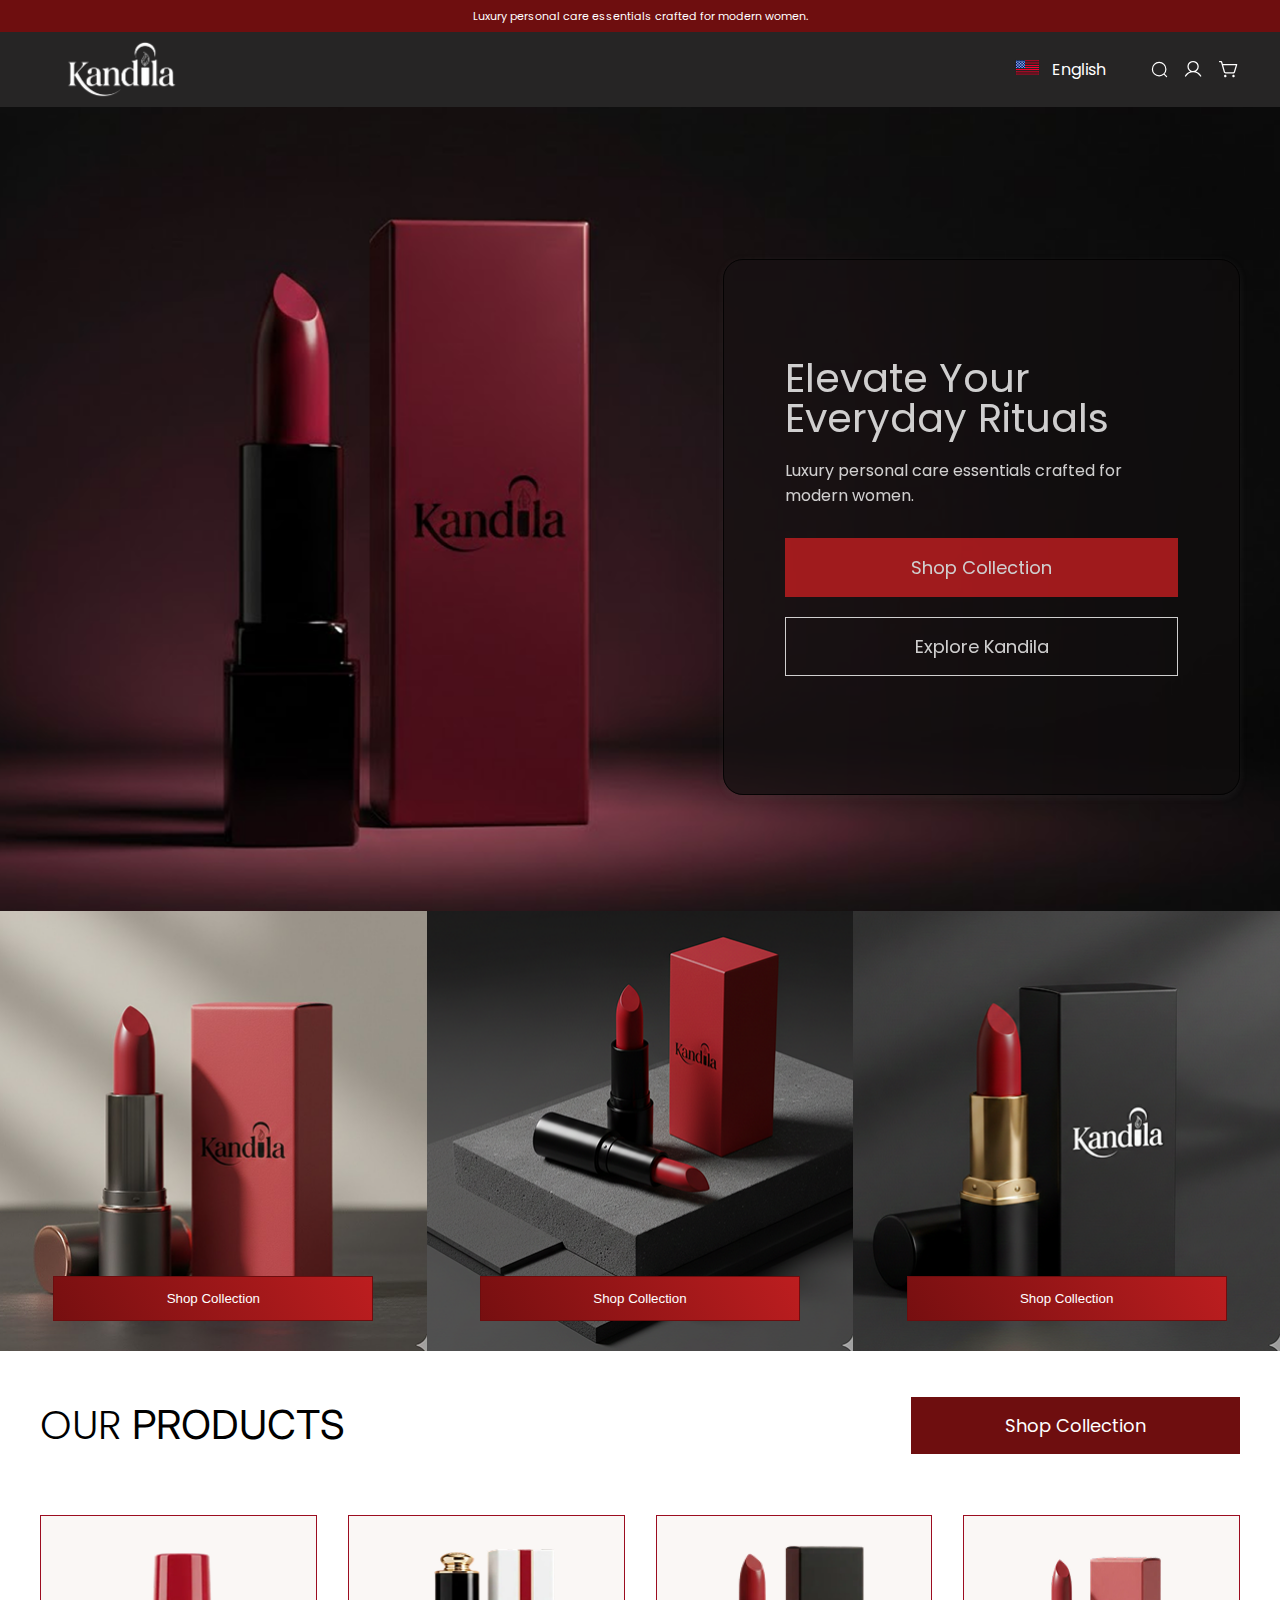
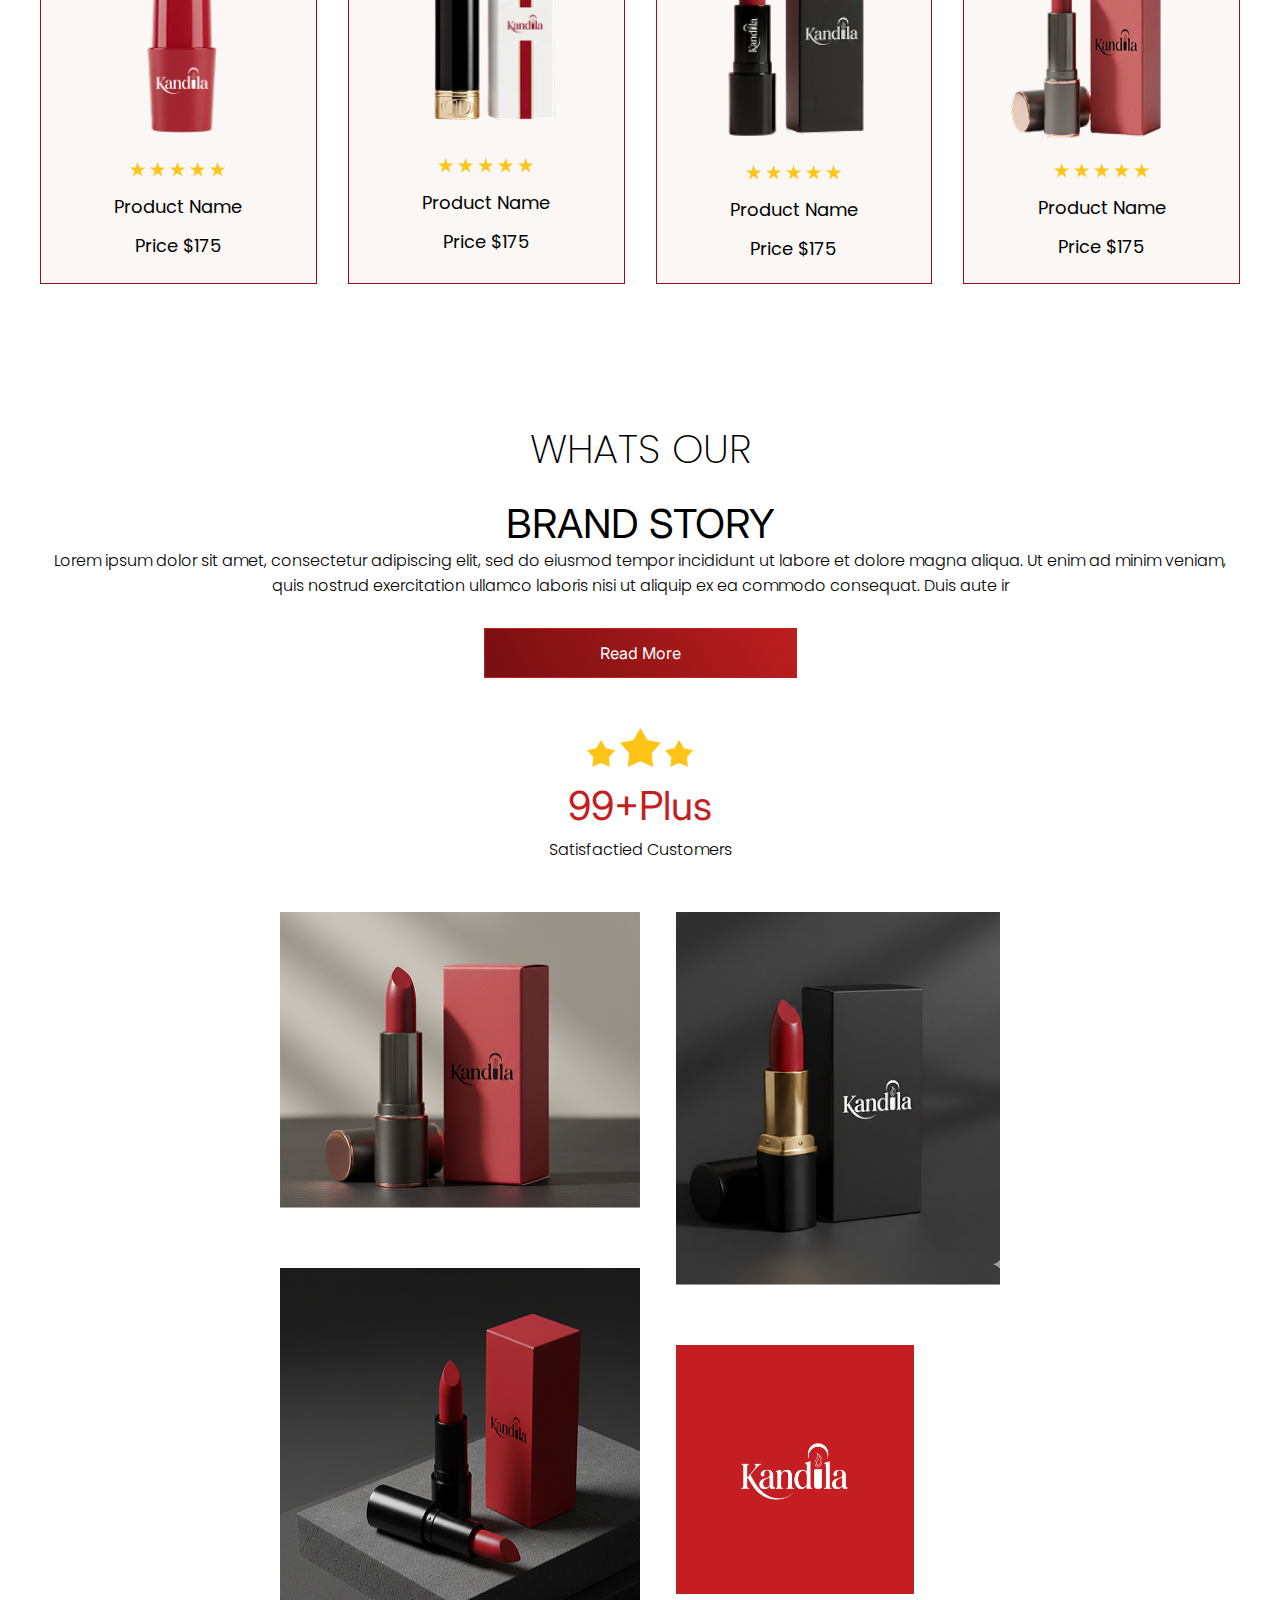
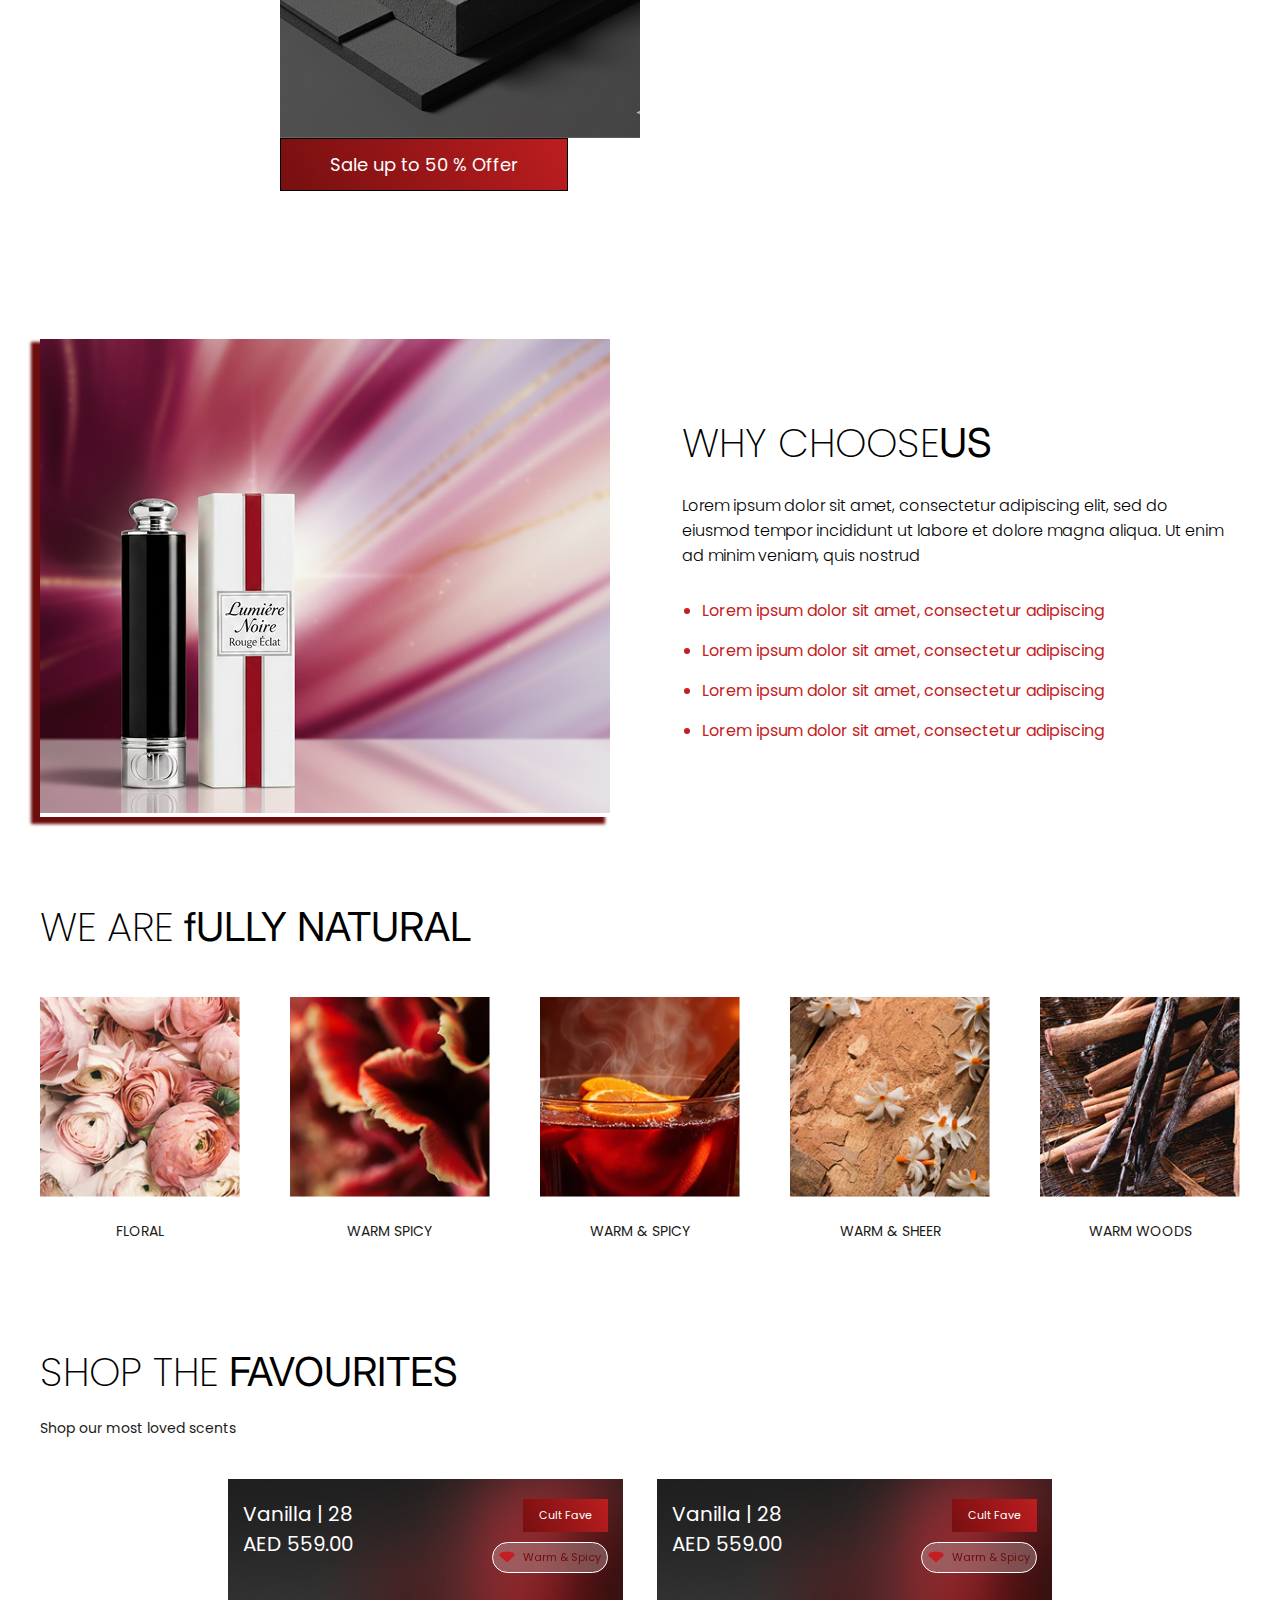
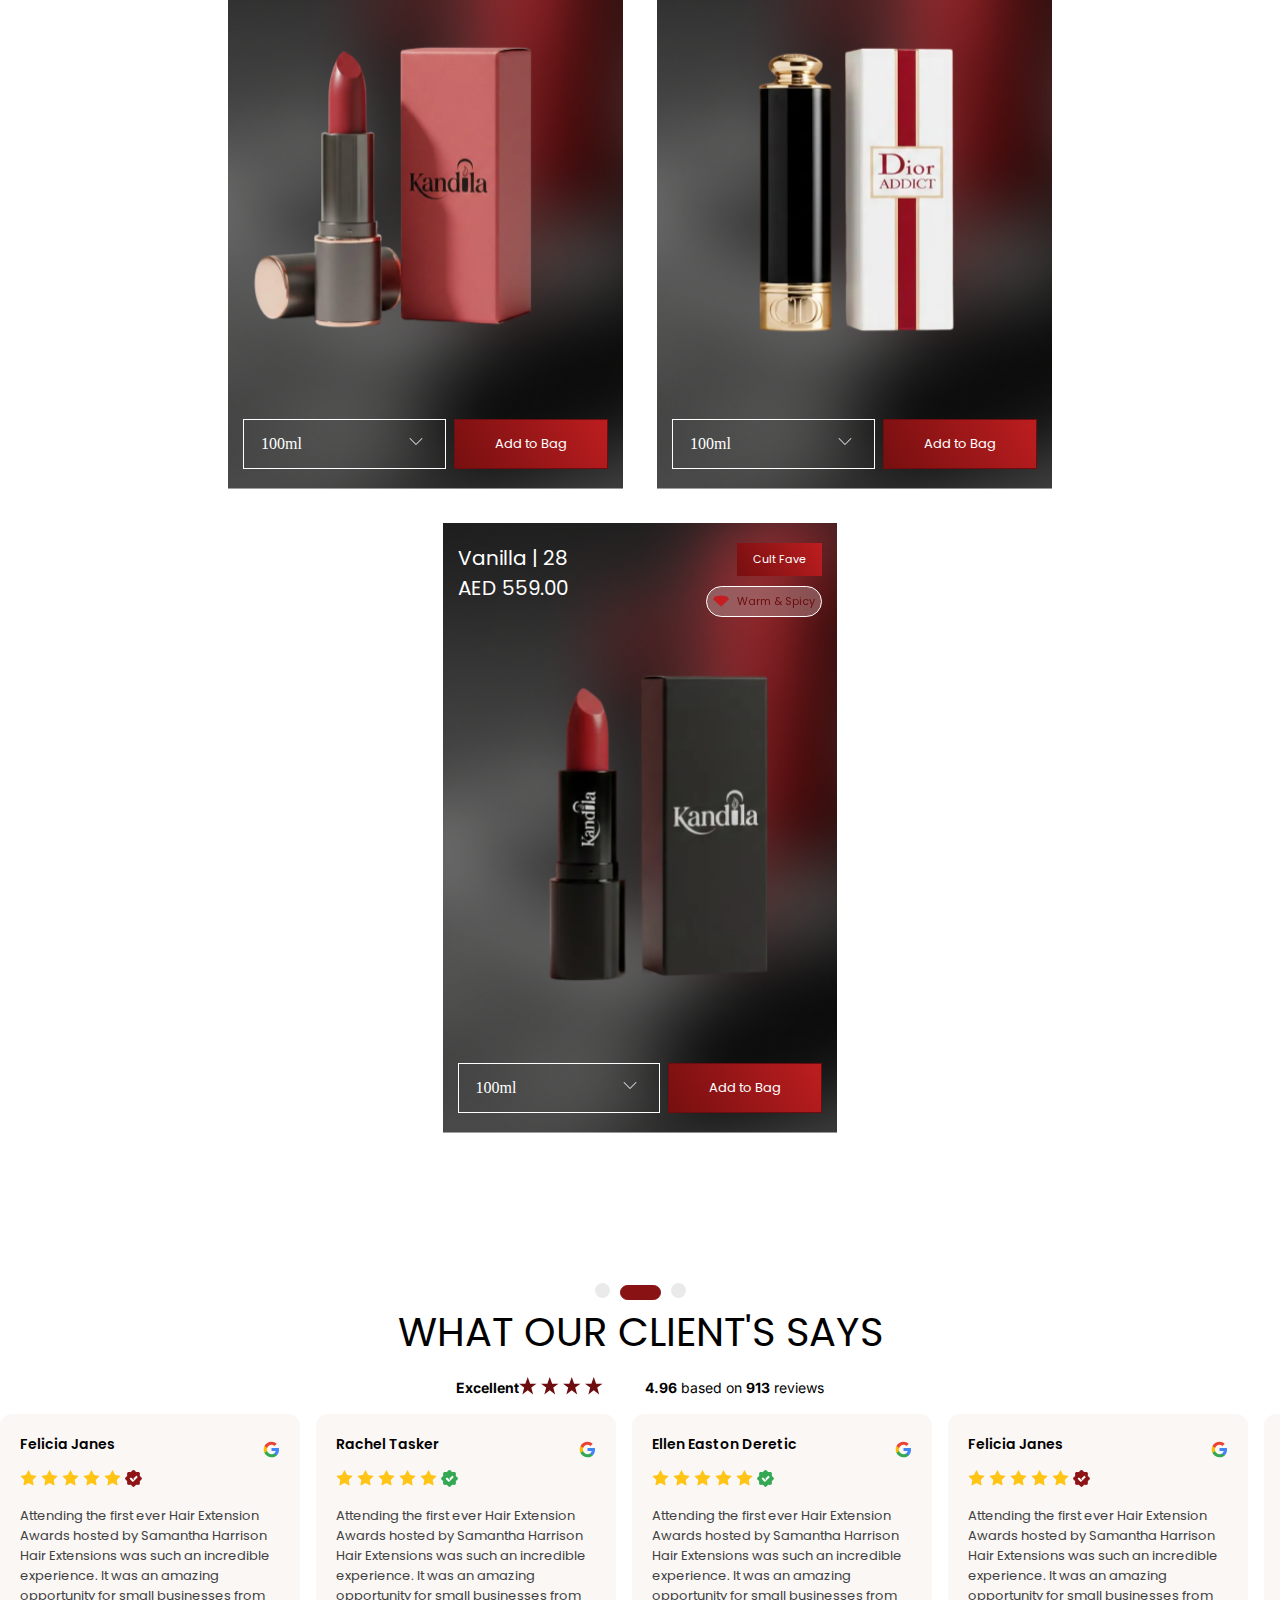
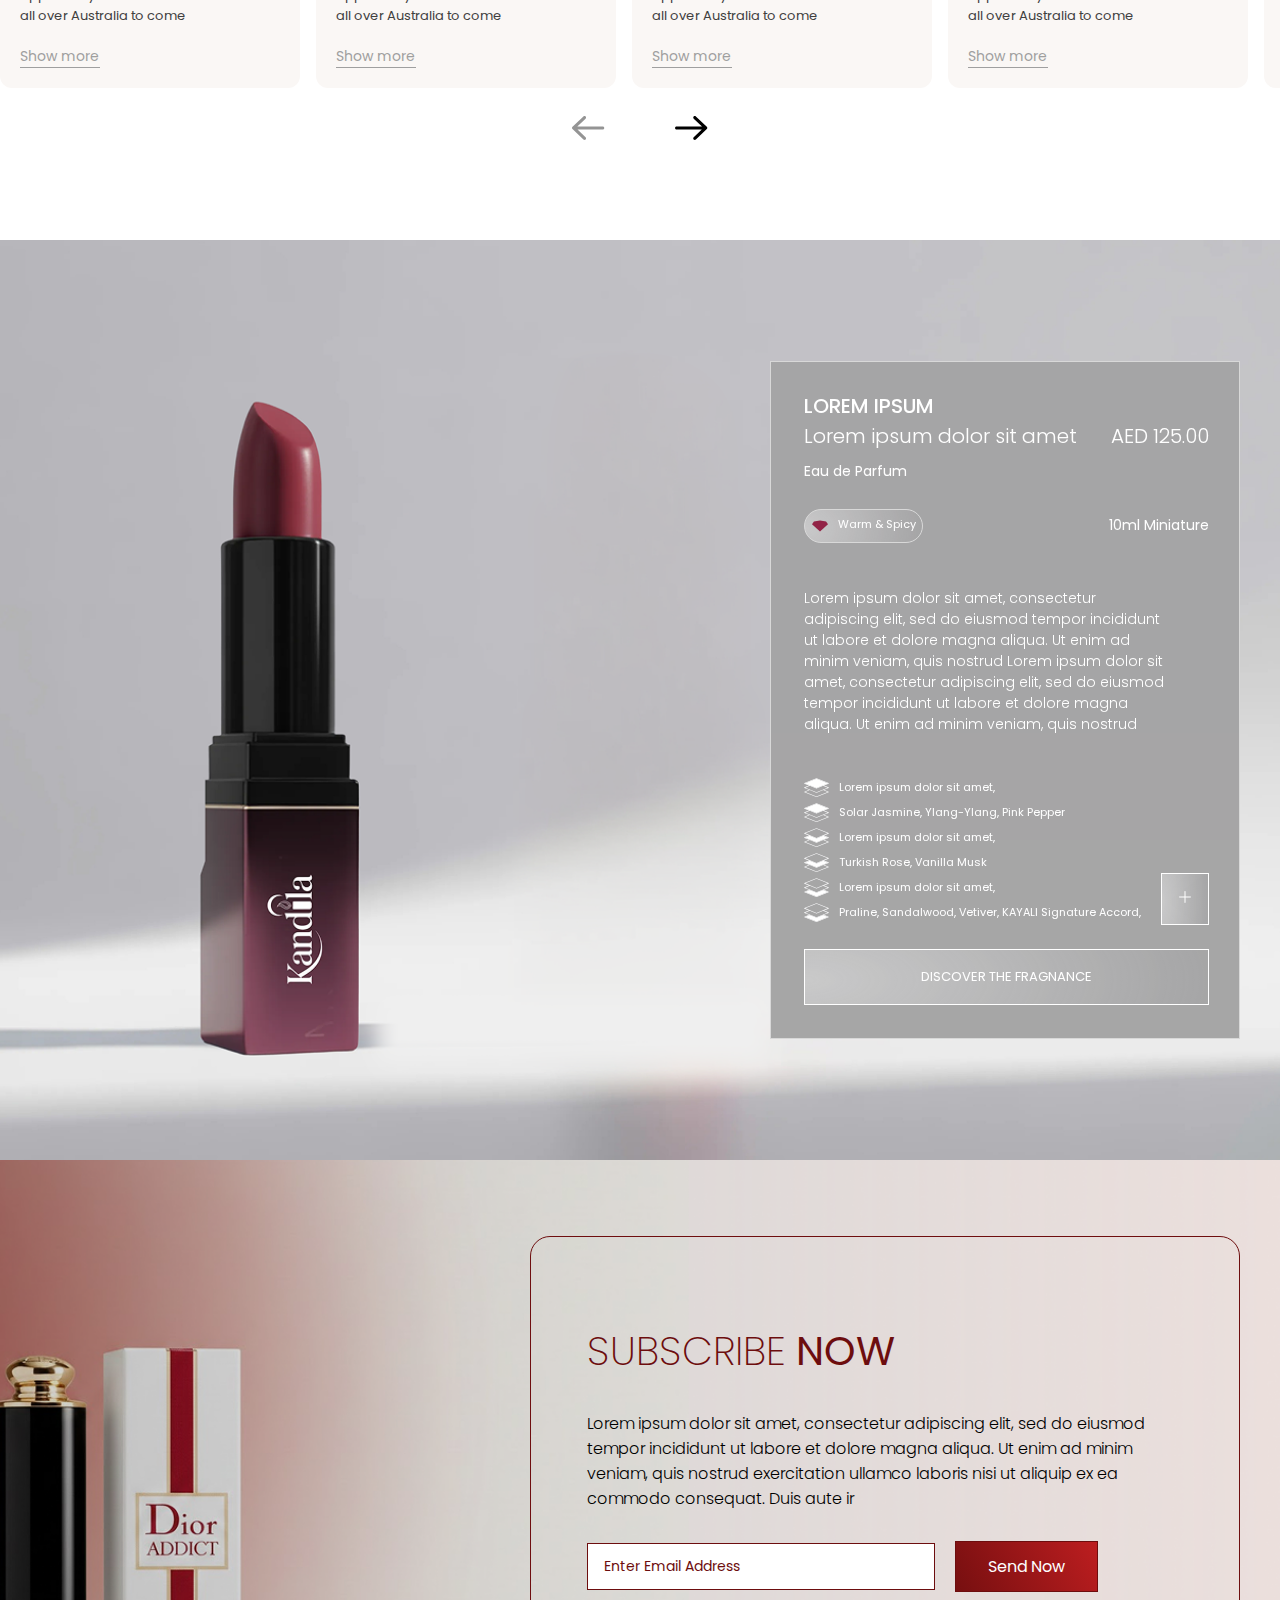
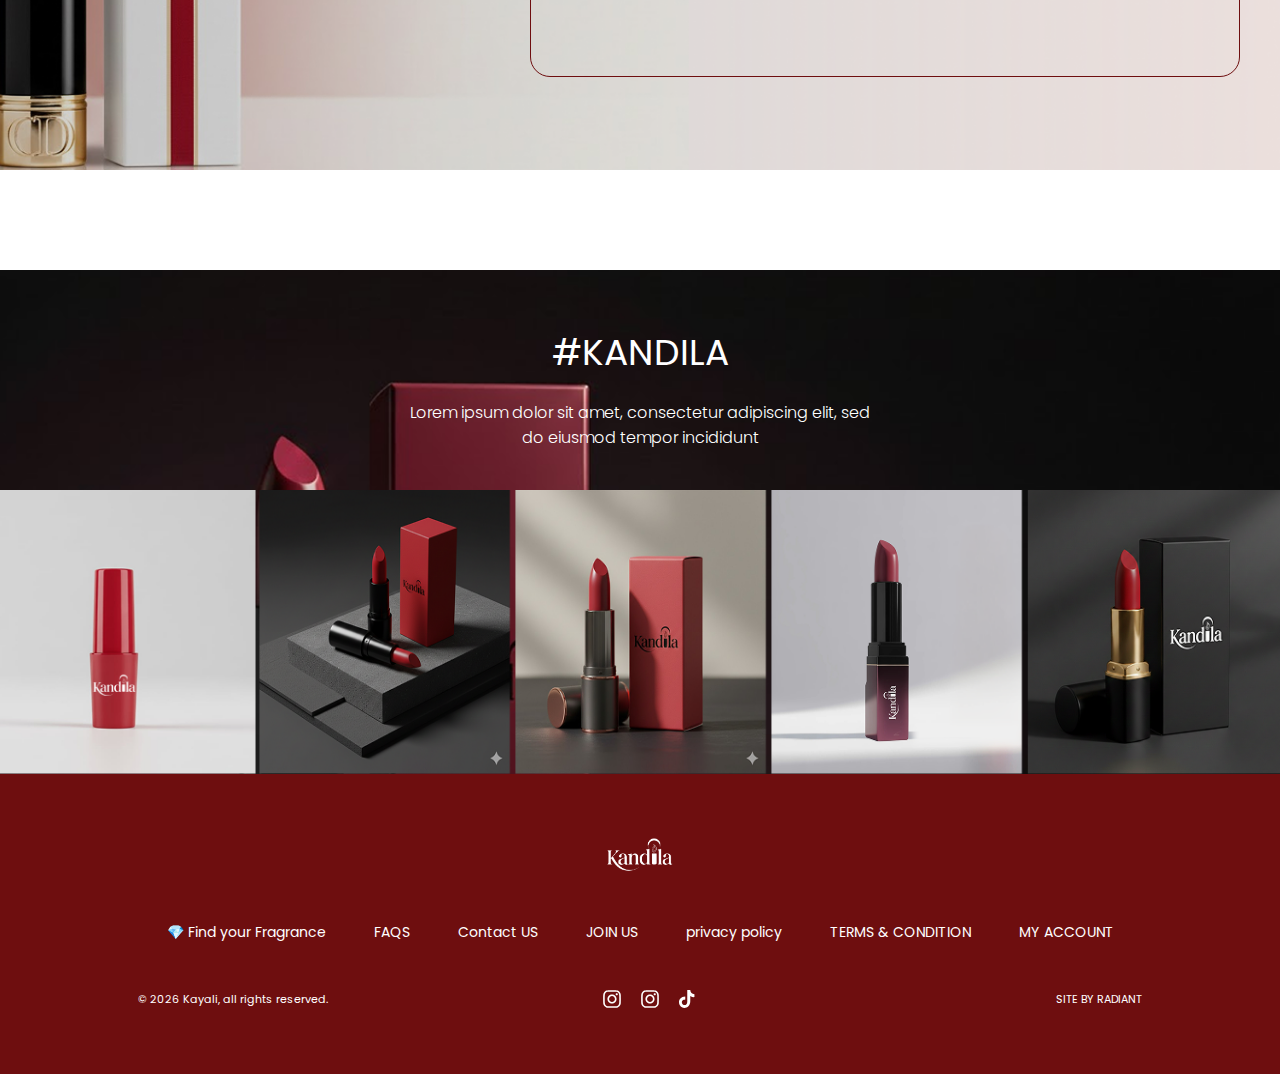
<file: index.html>
<!doctype html>
<html lang="en">
  <head>
    <title>Home Page</title>
    <link rel="stylesheet" href="style.css" />
  </head>
  <body>
    <main>
      <header>
        <div class="first-text">
          <p>Luxury personal care essentials crafted for modern women.</p>
        </div>
        <section class="color">
          <div class="container head">
            <div class="list-logo">
              <ul class="list" id="menu">
                <li class="Home"><a href="">Home</a></li>
                <li><a href="page2.html">About Us</a></li>
                <li><a href="page4.html"> Shop All</a></li>
                <li><a href="page6.html">Faqs</a></li>
                <li><a href="page3.html">Contact Us</a></li>
              </ul>
              <div class="log">
                <img src="Designs/Mask group.png" alt="" />
              </div>
            </div>
            <div class="English">
              <div class="eng">
                <div><img src="Designs/Frame 2147226064.png" alt="" /></div>
                <h3>English</h3>
              </div>
              <div class="icons">
                <svg
                  width="17"
                  height="17"
                  viewBox="0 0 17 17"
                  fill="none"
                  xmlns="http://www.w3.org/2000/svg"
                >
                  <g clip-path="url(#clip0_13_38)">
                    <path
                      d="M13.1042 13.1042L15.5834 15.5833M14.875 8.14583C14.875 4.42942 11.8623 1.41667 8.14585 1.41667C4.42944 1.41667 1.41669 4.42942 1.41669 8.14583C1.41669 11.8623 4.42944 14.875 8.14585 14.875C11.8623 14.875 14.875 11.8623 14.875 8.14583Z"
                      stroke="white"
                      stroke-width="1.2"
                      stroke-linecap="round"
                      stroke-linejoin="round"
                    />
                  </g>
                  <defs>
                    <clipPath id="clip0_13_38">
                      <rect width="17" height="17" fill="white" />
                    </clipPath>
                  </defs>
                </svg>
                <svg
                  width="21"
                  height="21"
                  viewBox="0 0 21 21"
                  fill="none"
                  xmlns="http://www.w3.org/2000/svg"
                >
                  <path
                    d="M18.2047 16.7131C17.004 14.6373 15.1537 13.1489 12.9944 12.4434C14.0625 11.8075 14.8924 10.8386 15.3565 9.68553C15.8207 8.53242 15.8935 7.25883 15.5637 6.06035C15.234 4.86186 14.52 3.80474 13.5313 3.05134C12.5426 2.29793 11.334 1.8899 10.0909 1.8899C8.84791 1.8899 7.63926 2.29793 6.65058 3.05134C5.66191 3.80474 4.94788 4.86186 4.61814 6.06035C4.28841 7.25883 4.36121 8.53242 4.82536 9.68553C5.28951 10.8386 6.11934 11.8075 7.18743 12.4434C5.02813 13.1481 3.17787 14.6365 1.97721 16.7131C1.93318 16.7849 1.90397 16.8647 1.89132 16.948C1.87866 17.0313 1.88281 17.1162 1.90352 17.1979C1.92423 17.2795 1.96108 17.3562 2.01189 17.4233C2.06271 17.4905 2.12646 17.5468 2.19939 17.5889C2.27232 17.631 2.35294 17.6581 2.43651 17.6686C2.52008 17.679 2.60489 17.6727 2.68596 17.6498C2.76702 17.627 2.84268 17.5881 2.90848 17.5355C2.97428 17.483 3.02889 17.4178 3.06908 17.3438C4.55433 14.7769 7.17955 13.2443 10.0909 13.2443C13.0023 13.2443 15.6275 14.7769 17.1128 17.3438C17.153 17.4178 17.2076 17.483 17.2734 17.5355C17.3392 17.5881 17.4148 17.627 17.4959 17.6498C17.577 17.6727 17.6618 17.679 17.7454 17.6686C17.8289 17.6581 17.9095 17.631 17.9825 17.5889C18.0554 17.5468 18.1192 17.4905 18.17 17.4233C18.2208 17.3562 18.2576 17.2795 18.2783 17.1979C18.2991 17.1162 18.3032 17.0313 18.2905 16.948C18.2779 16.8647 18.2487 16.7849 18.2047 16.7131ZM5.67616 7.56818C5.67616 6.69502 5.93508 5.84147 6.42018 5.11547C6.90528 4.38946 7.59478 3.82361 8.40147 3.48946C9.20817 3.15532 10.0958 3.06789 10.9522 3.23824C11.8086 3.40858 12.5952 3.82905 13.2126 4.44647C13.8301 5.06388 14.2505 5.85052 14.4209 6.7069C14.5912 7.56328 14.5038 8.45095 14.1697 9.25764C13.8355 10.0643 13.2697 10.7538 12.5436 11.2389C11.8176 11.724 10.9641 11.983 10.0909 11.983C8.92045 11.9817 7.79826 11.5162 6.9706 10.6885C6.14294 9.86086 5.67741 8.73867 5.67616 7.56818Z"
                    fill="white"
                  />
                </svg>
                <svg
                  width="21"
                  height="21"
                  viewBox="0 0 21 21"
                  fill="none"
                  xmlns="http://www.w3.org/2000/svg"
                >
                  <path
                    d="M7.56818 17.0284C7.56818 17.2779 7.4942 17.5218 7.3556 17.7292C7.217 17.9366 7.02001 18.0983 6.78952 18.1938C6.55904 18.2892 6.30542 18.3142 6.06074 18.2655C5.81606 18.2169 5.5913 18.0967 5.4149 17.9203C5.2385 17.7439 5.11836 17.5192 5.06969 17.2745C5.02102 17.0298 5.046 16.7762 5.14147 16.5457C5.23694 16.3152 5.39861 16.1182 5.60604 15.9796C5.81347 15.841 6.05734 15.767 6.30682 15.767C6.64135 15.767 6.96219 15.8999 7.19874 16.1365C7.43529 16.373 7.56818 16.6939 7.56818 17.0284ZM14.5057 15.767C14.2562 15.767 14.0123 15.841 13.8049 15.9796C13.5975 16.1182 13.4358 16.3152 13.3403 16.5457C13.2449 16.7762 13.2199 17.0298 13.2686 17.2745C13.3172 17.5192 13.4374 17.7439 13.6138 17.9203C13.7902 18.0967 14.0149 18.2169 14.2596 18.2655C14.5043 18.3142 14.7579 18.2892 14.9884 18.1938C15.2189 18.0983 15.4159 17.9366 15.5545 17.7292C15.6931 17.5218 15.767 17.2779 15.767 17.0284C15.767 16.6939 15.6342 16.373 15.3976 16.1365C15.161 15.8999 14.8402 15.767 14.5057 15.767ZM18.2622 5.8614L16.013 13.1702C15.8952 13.5577 15.6557 13.8968 15.3299 14.1374C15.0041 14.3779 14.6095 14.5071 14.2045 14.5057H6.62768C6.21693 14.5041 5.81772 14.3696 5.48986 14.1222C5.16199 13.8747 4.92309 13.5277 4.80895 13.1332L1.95669 3.15341H0.630682C0.463415 3.15341 0.302998 3.08696 0.184722 2.96869C0.0664467 2.85041 0 2.68999 0 2.52273C0 2.35546 0.0664467 2.19504 0.184722 2.07677C0.302998 1.95849 0.463415 1.89204 0.630682 1.89204H1.95669C2.23057 1.89295 2.49679 1.98254 2.71551 2.14739C2.93422 2.31224 3.09366 2.54349 3.16996 2.80653L3.80932 5.04545H17.6591C17.7578 5.04542 17.8551 5.06854 17.9432 5.11297C18.0314 5.1574 18.1078 5.2219 18.1665 5.30126C18.2252 5.38063 18.2644 5.47266 18.281 5.56994C18.2976 5.66723 18.2912 5.76706 18.2622 5.8614ZM16.8053 6.30682H4.1696L6.02143 12.7871C6.05911 12.9188 6.13865 13.0347 6.24803 13.1172C6.35741 13.1997 6.49068 13.2443 6.62768 13.2443H14.2045C14.3395 13.2444 14.4709 13.2011 14.5794 13.121C14.688 13.0408 14.768 12.9279 14.8076 12.7989L16.8053 6.30682Z"
                    fill="white"
                  />
                </svg>
              </div>
            </div>
            <button class="menu-toggle">
              <label class="burger" for="burger">
                <input type="checkbox" id="burger" />
                <span></span>
                <span></span>
                <span></span>
              </label>
            </button>
          </div>
        </section>
      </header>
      <section class="hero">
        <div class="container main">
          <div class="box">
            <h1>Elevate Your Everyday Rituals</h1>
            <p>Luxury personal care essentials crafted for modern women.</p>
            <div class="button">
              <button class="button1">Shop Collection</button>
            </div>

            <h3 class="button1 red">Explore Kandila</h3>
          </div>
        </div>
      </section>

      <section>
        <div class="img3">
          <div class="img123 same-class">
            <button class="coll">Shop Collection</button>
          </div>
          <div class="img456 same-class">
            <button class="coll">Shop Collection</button>
          </div>
          <div class="img789 same-class">
            <button class="coll">Shop Collection</button>
          </div>
        </div>
      </section>
      <section>
        <div class="container content2">
          <div class="content2-top">
            <h1>OUR <span class="PRODUCTS">PRODUCTS</span></h1>
            <button class="button2">Shop Collection</button>
          </div>
          <div class="content2-mid">
            <div class="boxes">
              <div class="imge">
                <img
                  src="Designs/Link → Picture → 0003_FMSantal100mlPrimary_ef79098b-b833-4101-b3c6-e2acaa226b55.jpg.png"
                  alt=""
                />
              </div>
              <svg
                width="16"
                height="15"
                viewBox="0 0 16 15"
                fill="none"
                xmlns="http://www.w3.org/2000/svg"
              >
                <path
                  d="M7.60846 0L9.40457 5.52786H15.2169L10.5146 8.94427L12.3107 14.4721L7.60846 11.0557L2.90618 14.4721L4.70229 8.94427L7.15256e-06 5.52786H5.81235L7.60846 0Z"
                  fill="#FFC415"
                />
              </svg>
              <svg
                width="16"
                height="15"
                viewBox="0 0 16 15"
                fill="none"
                xmlns="http://www.w3.org/2000/svg"
              >
                <path
                  d="M7.60846 0L9.40457 5.52786H15.2169L10.5146 8.94427L12.3107 14.4721L7.60846 11.0557L2.90618 14.4721L4.70229 8.94427L7.15256e-06 5.52786H5.81235L7.60846 0Z"
                  fill="#FFC415"
                />
              </svg>
              <svg
                width="16"
                height="15"
                viewBox="0 0 16 15"
                fill="none"
                xmlns="http://www.w3.org/2000/svg"
              >
                <path
                  d="M7.60846 0L9.40457 5.52786H15.2169L10.5146 8.94427L12.3107 14.4721L7.60846 11.0557L2.90618 14.4721L4.70229 8.94427L7.15256e-06 5.52786H5.81235L7.60846 0Z"
                  fill="#FFC415"
                />
              </svg>
              <svg
                width="16"
                height="15"
                viewBox="0 0 16 15"
                fill="none"
                xmlns="http://www.w3.org/2000/svg"
              >
                <path
                  d="M7.60846 0L9.40457 5.52786H15.2169L10.5146 8.94427L12.3107 14.4721L7.60846 11.0557L2.90618 14.4721L4.70229 8.94427L7.15256e-06 5.52786H5.81235L7.60846 0Z"
                  fill="#FFC415"
                />
              </svg>
              <svg
                width="16"
                height="15"
                viewBox="0 0 16 15"
                fill="none"
                xmlns="http://www.w3.org/2000/svg"
              >
                <path
                  d="M7.60846 0L9.40457 5.52786H15.2169L10.5146 8.94427L12.3107 14.4721L7.60846 11.0557L2.90618 14.4721L4.70229 8.94427L7.15256e-06 5.52786H5.81235L7.60846 0Z"
                  fill="#FFC415"
                />
              </svg>
              <h2>Product Name</h2>
              <h2>Price $175</h2>
            </div>
            <div class="boxes">
              <div class="imge">
                <img
                  src="Designs/Link → Picture → 0003_FMSantal100mlPrimary_ef79098b-b833-4101-b3c6-e2acaa226b55.jpg (1).png"
                  alt=""
                />
              </div>
              <svg
                width="16"
                height="15"
                viewBox="0 0 16 15"
                fill="none"
                xmlns="http://www.w3.org/2000/svg"
              >
                <path
                  d="M7.60846 0L9.40457 5.52786H15.2169L10.5146 8.94427L12.3107 14.4721L7.60846 11.0557L2.90618 14.4721L4.70229 8.94427L7.15256e-06 5.52786H5.81235L7.60846 0Z"
                  fill="#FFC415"
                />
              </svg>
              <svg
                width="16"
                height="15"
                viewBox="0 0 16 15"
                fill="none"
                xmlns="http://www.w3.org/2000/svg"
              >
                <path
                  d="M7.60846 0L9.40457 5.52786H15.2169L10.5146 8.94427L12.3107 14.4721L7.60846 11.0557L2.90618 14.4721L4.70229 8.94427L7.15256e-06 5.52786H5.81235L7.60846 0Z"
                  fill="#FFC415"
                />
              </svg>
              <svg
                width="16"
                height="15"
                viewBox="0 0 16 15"
                fill="none"
                xmlns="http://www.w3.org/2000/svg"
              >
                <path
                  d="M7.60846 0L9.40457 5.52786H15.2169L10.5146 8.94427L12.3107 14.4721L7.60846 11.0557L2.90618 14.4721L4.70229 8.94427L7.15256e-06 5.52786H5.81235L7.60846 0Z"
                  fill="#FFC415"
                />
              </svg>
              <svg
                width="16"
                height="15"
                viewBox="0 0 16 15"
                fill="none"
                xmlns="http://www.w3.org/2000/svg"
              >
                <path
                  d="M7.60846 0L9.40457 5.52786H15.2169L10.5146 8.94427L12.3107 14.4721L7.60846 11.0557L2.90618 14.4721L4.70229 8.94427L7.15256e-06 5.52786H5.81235L7.60846 0Z"
                  fill="#FFC415"
                />
              </svg>
              <svg
                width="16"
                height="15"
                viewBox="0 0 16 15"
                fill="none"
                xmlns="http://www.w3.org/2000/svg"
              >
                <path
                  d="M7.60846 0L9.40457 5.52786H15.2169L10.5146 8.94427L12.3107 14.4721L7.60846 11.0557L2.90618 14.4721L4.70229 8.94427L7.15256e-06 5.52786H5.81235L7.60846 0Z"
                  fill="#FFC415"
                />
              </svg>
              <h2>Product Name</h2>
              <h2>Price $175</h2>
            </div>
            <div class="boxes">
              <div class="imge">
                <img
                  src="Designs/Link → Picture → 0003_FMSantal100mlPrimary_ef79098b-b833-4101-b3c6-e2acaa226b55.jpg (2).png"
                  alt=""
                />
              </div>
              <svg
                width="16"
                height="15"
                viewBox="0 0 16 15"
                fill="none"
                xmlns="http://www.w3.org/2000/svg"
              >
                <path
                  d="M7.60846 0L9.40457 5.52786H15.2169L10.5146 8.94427L12.3107 14.4721L7.60846 11.0557L2.90618 14.4721L4.70229 8.94427L7.15256e-06 5.52786H5.81235L7.60846 0Z"
                  fill="#FFC415"
                />
              </svg>
              <svg
                width="16"
                height="15"
                viewBox="0 0 16 15"
                fill="none"
                xmlns="http://www.w3.org/2000/svg"
              >
                <path
                  d="M7.60846 0L9.40457 5.52786H15.2169L10.5146 8.94427L12.3107 14.4721L7.60846 11.0557L2.90618 14.4721L4.70229 8.94427L7.15256e-06 5.52786H5.81235L7.60846 0Z"
                  fill="#FFC415"
                />
              </svg>
              <svg
                width="16"
                height="15"
                viewBox="0 0 16 15"
                fill="none"
                xmlns="http://www.w3.org/2000/svg"
              >
                <path
                  d="M7.60846 0L9.40457 5.52786H15.2169L10.5146 8.94427L12.3107 14.4721L7.60846 11.0557L2.90618 14.4721L4.70229 8.94427L7.15256e-06 5.52786H5.81235L7.60846 0Z"
                  fill="#FFC415"
                />
              </svg>
              <svg
                width="16"
                height="15"
                viewBox="0 0 16 15"
                fill="none"
                xmlns="http://www.w3.org/2000/svg"
              >
                <path
                  d="M7.60846 0L9.40457 5.52786H15.2169L10.5146 8.94427L12.3107 14.4721L7.60846 11.0557L2.90618 14.4721L4.70229 8.94427L7.15256e-06 5.52786H5.81235L7.60846 0Z"
                  fill="#FFC415"
                />
              </svg>
              <svg
                width="16"
                height="15"
                viewBox="0 0 16 15"
                fill="none"
                xmlns="http://www.w3.org/2000/svg"
              >
                <path
                  d="M7.60846 0L9.40457 5.52786H15.2169L10.5146 8.94427L12.3107 14.4721L7.60846 11.0557L2.90618 14.4721L4.70229 8.94427L7.15256e-06 5.52786H5.81235L7.60846 0Z"
                  fill="#FFC415"
                />
              </svg>
              <h2>Product Name</h2>
              <h2>Price $175</h2>
            </div>
            <div class="boxes">
              <div class="imge bos">
                <img
                  src="Designs/Link → Picture → 0003_FMSantal100mlPrimary_ef79098b-b833-4101-b3c6-e2acaa226b55.jpg (3).png"
                  alt=""
                />
              </div>
              <svg
                width="16"
                height="15"
                viewBox="0 0 16 15"
                fill="none"
                xmlns="http://www.w3.org/2000/svg"
              >
                <path
                  d="M7.60846 0L9.40457 5.52786H15.2169L10.5146 8.94427L12.3107 14.4721L7.60846 11.0557L2.90618 14.4721L4.70229 8.94427L7.15256e-06 5.52786H5.81235L7.60846 0Z"
                  fill="#FFC415"
                />
              </svg>
              <svg
                width="16"
                height="15"
                viewBox="0 0 16 15"
                fill="none"
                xmlns="http://www.w3.org/2000/svg"
              >
                <path
                  d="M7.60846 0L9.40457 5.52786H15.2169L10.5146 8.94427L12.3107 14.4721L7.60846 11.0557L2.90618 14.4721L4.70229 8.94427L7.15256e-06 5.52786H5.81235L7.60846 0Z"
                  fill="#FFC415"
                />
              </svg>
              <svg
                width="16"
                height="15"
                viewBox="0 0 16 15"
                fill="none"
                xmlns="http://www.w3.org/2000/svg"
              >
                <path
                  d="M7.60846 0L9.40457 5.52786H15.2169L10.5146 8.94427L12.3107 14.4721L7.60846 11.0557L2.90618 14.4721L4.70229 8.94427L7.15256e-06 5.52786H5.81235L7.60846 0Z"
                  fill="#FFC415"
                />
              </svg>
              <svg
                width="16"
                height="15"
                viewBox="0 0 16 15"
                fill="none"
                xmlns="http://www.w3.org/2000/svg"
              >
                <path
                  d="M7.60846 0L9.40457 5.52786H15.2169L10.5146 8.94427L12.3107 14.4721L7.60846 11.0557L2.90618 14.4721L4.70229 8.94427L7.15256e-06 5.52786H5.81235L7.60846 0Z"
                  fill="#FFC415"
                />
              </svg>
              <svg
                width="16"
                height="15"
                viewBox="0 0 16 15"
                fill="none"
                xmlns="http://www.w3.org/2000/svg"
              >
                <path
                  d="M7.60846 0L9.40457 5.52786H15.2169L10.5146 8.94427L12.3107 14.4721L7.60846 11.0557L2.90618 14.4721L4.70229 8.94427L7.15256e-06 5.52786H5.81235L7.60846 0Z"
                  fill="#FFC415"
                />
              </svg>
              <h2>Product Name</h2>
              <h2>Price $175</h2>
            </div>
          </div>
        </div>
      </section>
      <section>
        <div class="container content3">
          <div class="content3-left">
            <h1>WHATS OUR</h1>
            <h2>BRAND STORY</h2>
            <p>
              Lorem ipsum dolor sit amet, consectetur adipiscing elit, sed do
              eiusmod tempor incididunt ut labore et dolore magna aliqua. Ut
              enim ad minim veniam, quis nostrud exercitation ullamco laboris
              nisi ut aliquip ex ea commodo consequat. Duis aute ir
            </p>
            <button class="button4">Read More</button>
            <div>
              <svg
                width="29"
                height="27"
                viewBox="0 0 29 27"
                fill="none"
                xmlns="http://www.w3.org/2000/svg"
              >
                <path
                  d="M14.1228 0L18.9234 8.24212L28.2456 10.2608L21.8903 17.3734L22.8512 26.8631L14.1228 23.0168L5.39443 26.8631L6.35526 17.3734L1.33514e-05 10.2608L9.3222 8.24212L14.1228 0Z"
                  fill="#FFC415"
                />
              </svg>
              <svg
                width="41"
                height="39"
                viewBox="0 0 41 39"
                fill="none"
                xmlns="http://www.w3.org/2000/svg"
              >
                <path
                  d="M20.4477 0L27.3982 11.9334L40.8954 14.8561L31.6939 25.1541L33.085 38.8938L20.4477 33.3249L7.81032 38.8938L9.20146 25.1541L5.72205e-06 14.8561L13.4971 11.9334L20.4477 0Z"
                  fill="#FFC415"
                />
              </svg>
              <svg
                width="29"
                height="27"
                viewBox="0 0 29 27"
                fill="none"
                xmlns="http://www.w3.org/2000/svg"
              >
                <path
                  d="M14.1228 0L18.9234 8.24212L28.2456 10.2608L21.8903 17.3734L22.8512 26.8631L14.1228 23.0168L5.39443 26.8631L6.35526 17.3734L1.33514e-05 10.2608L9.3222 8.24212L14.1228 0Z"
                  fill="#FFC415"
                />
              </svg>
            </div>
            <h3>99+Plus</h3>
            <h5>Satisfactied Customers</h5>
          </div>
          <div class="oonly-width">
            <div class="flex">
              <div class="img1"><img src="Designs/g1.png" alt="" /></div>
              <div class="img3-1">
                <img src="Designs/g3.png" alt="" />

                <h4>Sale up to 50 % Offer</h4>
              </div>
            </div>
            <div class="flex">
              <div class="img2"><img src="Designs/g2.png" alt="" /></div>
              <div class="img4">
                <img src="Designs/Mask group (1).png" alt="" />
              </div>
            </div>
          </div>
        </div>
      </section>
      <section>
        <div class="container content4">
          <div class="box-shad">
            <img src="Designs/Rectangle 5.png" alt="" />
          </div>
          <div class="content4-right">
            <h1>WHY CHOOSE<span class="PRODUCTS">US</span></h1>
            <p>
              Lorem ipsum dolor sit amet, consectetur adipiscing elit, sed do
              eiusmod tempor incididunt ut labore et dolore magna aliqua. Ut
              enim ad minim veniam, quis nostrud
            </p>
            <ul class="content4-list">
              <li>Lorem ipsum dolor sit amet, consectetur adipiscing</li>
              <li>Lorem ipsum dolor sit amet, consectetur adipiscing</li>
              <li>Lorem ipsum dolor sit amet, consectetur adipiscing</li>
              <li>Lorem ipsum dolor sit amet, consectetur adipiscing</li>
            </ul>
          </div>
        </div>
      </section>
      <section>
        <div class="container content5">
          <h1>WE ARE <span class="PRODUCTS">fULLY NATURAL</span></h1>
          <div class="GRID">
            <div>
              <div>
                <img src="Designs/Link → Picture → floral.jpg.png" alt="" />
              </div>
              <p>FLORAL</p>
            </div>
            <div>
              <div>
                <img
                  src="Designs/Link → Picture → warm-floral-collection-image.jpg.png"
                  alt=""
                />
              </div>
              <p>WARM SPICY</p>
            </div>
            <div>
              <div>
                <img
                  src="Designs/Link → Picture → Warm-and-Spicy.jpg.png"
                  alt=""
                />
              </div>
              <p>WARM & SPICY</p>
            </div>
            <div>
              <div>
                <img
                  src="Designs/Link → Picture → warm-and-sheer-collection-image.jpg.png"
                  alt=""
                />
              </div>
              <p>WARM & SHEER</p>
            </div>
            <div>
              <div>
                <img
                  src="Designs/Link → Picture → warm-woods-colleciton-image.jpg.png"
                  alt=""
                />
              </div>
              <p>WARM WOODS</p>
            </div>
          </div>
        </div>
      </section>
      <section>
        <div class="container content6">
          <h1>SHOP THE <span class="PRODUCTS">FAVOURITES</span></h1>
          <h2>Shop our most loved scents</h2>
          <div class="good">
            <div class="back-img-sty styyyyy">
              <div class="top-flex">
                <div class="crad-des">
                  <h3>Vanilla | 28</h3>
                  <h3>AED 559.00</h3>
                </div>
                <div class="card-card">
                  <h6>Cult Fave</h6>
                  <div class="flex3">
                    <svg
                      width="16"
                      height="16"
                      viewBox="0 0 16 16"
                      fill="none"
                      xmlns="http://www.w3.org/2000/svg"
                    >
                      <path
                        d="M14.093 3.42983L8 2.56006L1.90698 3.42983L0 6.23191L8 13.6001L16 6.23191L14.093 3.42983Z"
                        fill="#C51E22"
                      />
                    </svg>
                    <h4>Warm & Spicy</h4>
                  </div>
                </div>
              </div>
              <div class="bottom-flex">
                <div class="bor-lin">
                  <p>100ml</p>
                  <div>
                    <svg
                      width="24"
                      height="26"
                      viewBox="0 0 24 26"
                      fill="none"
                      xmlns="http://www.w3.org/2000/svg"
                    >
                      <path
                        d="M5.52133 9.5875L6.04789 9.06494L12 14.9771L17.9521 9.06494L18.4787 9.5875L12 16.0235L5.52133 9.5875Z"
                        fill="white"
                      />
                    </svg>
                  </div>
                </div>
                <div>
                  <button class="addtobag">Add to Bag</button>
                </div>
              </div>
            </div>

            <div class="back-img-sty styyyyyy">
              <div class="top-flex">
                <div class="crad-des">
                  <h3>Vanilla | 28</h3>
                  <h3>AED 559.00</h3>
                </div>
                <div class="card-card">
                  <h6>Cult Fave</h6>
                  <div class="flex3">
                    <svg
                      width="16"
                      height="16"
                      viewBox="0 0 16 16"
                      fill="none"
                      xmlns="http://www.w3.org/2000/svg"
                    >
                      <path
                        d="M14.093 3.42983L8 2.56006L1.90698 3.42983L0 6.23191L8 13.6001L16 6.23191L14.093 3.42983Z"
                        fill="#C51E22"
                      />
                    </svg>
                    <h4>Warm & Spicy</h4>
                  </div>
                </div>
              </div>
              <div class="bottom-flex">
                <div class="bor-lin">
                  <p>100ml</p>
                  <div>
                    <svg
                      width="24"
                      height="26"
                      viewBox="0 0 24 26"
                      fill="none"
                      xmlns="http://www.w3.org/2000/svg"
                    >
                      <path
                        d="M5.52133 9.5875L6.04789 9.06494L12 14.9771L17.9521 9.06494L18.4787 9.5875L12 16.0235L5.52133 9.5875Z"
                        fill="white"
                      />
                    </svg>
                  </div>
                </div>
                <div>
                  <button class="addtobag">Add to Bag</button>
                </div>
              </div>
            </div>

            <div class="back-img-sty styyyyyyy">
              <div class="top-flex">
                <div class="crad-des">
                  <h3>Vanilla | 28</h3>
                  <h3>AED 559.00</h3>
                </div>
                <div class="card-card">
                  <h6>Cult Fave</h6>
                  <div class="flex3">
                    <svg
                      width="16"
                      height="16"
                      viewBox="0 0 16 16"
                      fill="none"
                      xmlns="http://www.w3.org/2000/svg"
                    >
                      <path
                        d="M14.093 3.42983L8 2.56006L1.90698 3.42983L0 6.23191L8 13.6001L16 6.23191L14.093 3.42983Z"
                        fill="#C51E22"
                      />
                    </svg>
                    <h4>Warm & Spicy</h4>
                  </div>
                </div>
              </div>
              <div class="bottom-flex">
                <div class="bor-lin">
                  <p>100ml</p>
                  <div>
                    <svg
                      width="24"
                      height="26"
                      viewBox="0 0 24 26"
                      fill="none"
                      xmlns="http://www.w3.org/2000/svg"
                    >
                      <path
                        d="M5.52133 9.5875L6.04789 9.06494L12 14.9771L17.9521 9.06494L18.4787 9.5875L12 16.0235L5.52133 9.5875Z"
                        fill="white"
                      />
                    </svg>
                  </div>
                </div>
                <div>
                  <button class="addtobag">Add to Bag</button>
                </div>
              </div>
            </div>
          </div>
        </div>
        <div class="spot">
          <div>
            <svg
              width="15"
              height="15"
              viewBox="0 0 15 15"
              fill="none"
              xmlns="http://www.w3.org/2000/svg"
            >
              <rect width="15" height="15" rx="7.5" fill="#EAEAEA" />
            </svg>
          </div>
          <div class="width"></div>
          <div>
            <svg
              width="15"
              height="15"
              viewBox="0 0 15 15"
              fill="none"
              xmlns="http://www.w3.org/2000/svg"
            >
              <rect width="15" height="15" rx="7.5" fill="#EAEAEA" />
            </svg>
          </div>
        </div>
      </section>
      <section>
        <div class="container content7">
          <h1>WHAT OUR CLIENT'S SAYS</h1>
          <div class="stars-upper">
            <div class="stars">
              <p class="span1">Excellent</p>
              <div>
                <svg
                  width="18"
                  height="18"
                  viewBox="0 0 18 18"
                  fill="none"
                  xmlns="http://www.w3.org/2000/svg"
                >
                  <path
                    d="M8.74414 0L6.35938 6.66016H0L5.19922 10.5703L3.35156 17.4668L8.74414 13.3418L14.1367 17.4668L12.2676 10.5703L17.4883 6.66016H11.1289L8.74414 0Z"
                    fill="#6D0D0E"
                  />
                </svg>
                <svg
                  width="18"
                  height="18"
                  viewBox="0 0 18 18"
                  fill="none"
                  xmlns="http://www.w3.org/2000/svg"
                >
                  <path
                    d="M8.74414 0L6.35938 6.66016H0L5.19922 10.5703L3.35156 17.4668L8.74414 13.3418L14.1367 17.4668L12.2676 10.5703L17.4883 6.66016H11.1289L8.74414 0Z"
                    fill="#6D0D0E"
                  />
                </svg>
                <svg
                  width="18"
                  height="18"
                  viewBox="0 0 18 18"
                  fill="none"
                  xmlns="http://www.w3.org/2000/svg"
                >
                  <path
                    d="M8.74414 0L6.35938 6.66016H0L5.19922 10.5703L3.35156 17.4668L8.74414 13.3418L14.1367 17.4668L12.2676 10.5703L17.4883 6.66016H11.1289L8.74414 0Z"
                    fill="#6D0D0E"
                  />
                </svg>
                <svg
                  width="18"
                  height="18"
                  viewBox="0 0 18 18"
                  fill="none"
                  xmlns="http://www.w3.org/2000/svg"
                >
                  <path
                    d="M8.74414 0L6.35938 6.66016H0L5.19922 10.5703L3.35156 17.4668L8.74414 13.3418L14.1367 17.4668L12.2676 10.5703L17.4883 6.66016H11.1289L8.74414 0Z"
                    fill="#6D0D0E"
                  />
                </svg>
              </div>
            </div>
            <div class="bekar">
              <p>
                <span class="span1">4.96</span> based on <span class="span1"
                  >913</span
                >
                reviews
              </p>
            </div>
          </div>
        </div>
        <div class="cards-carousel">
          <div class="card">
            <div class="f-logo">
              <h6>Felicia Janes</h6>
              <div>
                <svg
                  width="17"
                  height="17"
                  viewBox="0 0 17 17"
                  fill="none"
                  xmlns="http://www.w3.org/2000/svg"
                >
                  <path
                    fill-rule="evenodd"
                    clip-rule="evenodd"
                    d="M16.0225 8.67791C16.0225 8.12242 15.9727 7.58785 15.8801 7.0752H8.5V10.1063H12.7171C12.5355 11.0858 11.9833 11.9155 11.1536 12.4714V14.4373H13.686C15.1679 13.073 16.0225 11.0642 16.0225 8.67791Z"
                    fill="#4285F4"
                  />
                  <path
                    fill-rule="evenodd"
                    clip-rule="evenodd"
                    d="M8.5 16.3359C10.6157 16.3359 12.3894 15.6343 13.686 14.4373L11.1536 12.4714C10.452 12.9415 9.5542 13.2194 8.5 13.2194C6.459 13.2194 4.73178 11.8412 4.11553 9.98877H1.49746V12.0191C2.78674 14.5801 5.43668 16.3359 8.5 16.3359Z"
                    fill="#34A853"
                  />
                  <path
                    fill-rule="evenodd"
                    clip-rule="evenodd"
                    d="M4.11553 9.98898C3.95881 9.51883 3.86982 9.01647 3.86982 8.50016C3.86982 7.98385 3.95881 7.48148 4.11553 7.01133V4.98096H1.49746C0.966875 6.03881 0.664062 7.23578 0.664062 8.50016C0.664062 9.76453 0.966875 10.9615 1.49746 12.0194L4.11553 9.98898Z"
                    fill="#FBBC05"
                  />
                  <path
                    fill-rule="evenodd"
                    clip-rule="evenodd"
                    d="M8.5 3.78051C9.65049 3.78051 10.6834 4.17596 11.4956 4.95225L13.7431 2.70473C12.3858 1.44068 10.612 0.664062 8.5 0.664062C5.43701 0.664062 2.78674 2.42018 1.49746 4.9808L4.11553 7.01117C4.73178 5.1591 6.45933 3.78051 8.5 3.78051Z"
                    fill="#EA4335"
                  />
                </svg>
              </div>
            </div>
            <div>
              <svg
                width="17"
                height="17"
                viewBox="0 0 17 17"
                fill="none"
                xmlns="http://www.w3.org/2000/svg"
              >
                <path
                  d="M16.3929 6.13797C16.3929 6.27711 16.3106 6.4289 16.1462 6.59333L12.7026 9.95159L13.5184 14.6949C13.5247 14.7392 13.5279 14.8024 13.5279 14.8846C13.5279 15.0174 13.4947 15.1297 13.4283 15.2214C13.3619 15.3131 13.2654 15.359 13.139 15.359C13.0188 15.359 12.8923 15.321 12.7595 15.2451L8.5 13.0063L4.24052 15.2451C4.10138 15.321 3.97489 15.359 3.86105 15.359C3.72824 15.359 3.62863 15.3131 3.56223 15.2214C3.49582 15.1297 3.46262 15.0174 3.46262 14.8846C3.46262 14.8467 3.46894 14.7834 3.48159 14.6949L4.29744 9.95159L0.844312 6.59333C0.686202 6.42257 0.607147 6.27079 0.607147 6.13797C0.607147 5.90397 0.784231 5.75851 1.1384 5.70159L5.90067 5.00907L8.03516 0.692662C8.15532 0.433361 8.31027 0.303711 8.5 0.303711C8.68974 0.303711 8.84468 0.433361 8.96485 0.692662L11.0993 5.00907L15.8616 5.70159C16.2158 5.75851 16.3929 5.90397 16.3929 6.13797Z"
                  fill="#FFC415"
                />
              </svg>
              <svg
                width="17"
                height="17"
                viewBox="0 0 17 17"
                fill="none"
                xmlns="http://www.w3.org/2000/svg"
              >
                <path
                  d="M16.3929 6.13797C16.3929 6.27711 16.3106 6.4289 16.1462 6.59333L12.7026 9.95159L13.5184 14.6949C13.5247 14.7392 13.5279 14.8024 13.5279 14.8846C13.5279 15.0174 13.4947 15.1297 13.4283 15.2214C13.3619 15.3131 13.2654 15.359 13.139 15.359C13.0188 15.359 12.8923 15.321 12.7595 15.2451L8.5 13.0063L4.24052 15.2451C4.10138 15.321 3.97489 15.359 3.86105 15.359C3.72824 15.359 3.62863 15.3131 3.56223 15.2214C3.49582 15.1297 3.46262 15.0174 3.46262 14.8846C3.46262 14.8467 3.46894 14.7834 3.48159 14.6949L4.29744 9.95159L0.844312 6.59333C0.686202 6.42257 0.607147 6.27079 0.607147 6.13797C0.607147 5.90397 0.784231 5.75851 1.1384 5.70159L5.90067 5.00907L8.03516 0.692662C8.15532 0.433361 8.31027 0.303711 8.5 0.303711C8.68974 0.303711 8.84468 0.433361 8.96485 0.692662L11.0993 5.00907L15.8616 5.70159C16.2158 5.75851 16.3929 5.90397 16.3929 6.13797Z"
                  fill="#FFC415"
                />
              </svg>
              <svg
                width="17"
                height="17"
                viewBox="0 0 17 17"
                fill="none"
                xmlns="http://www.w3.org/2000/svg"
              >
                <path
                  d="M16.3929 6.13797C16.3929 6.27711 16.3106 6.4289 16.1462 6.59333L12.7026 9.95159L13.5184 14.6949C13.5247 14.7392 13.5279 14.8024 13.5279 14.8846C13.5279 15.0174 13.4947 15.1297 13.4283 15.2214C13.3619 15.3131 13.2654 15.359 13.139 15.359C13.0188 15.359 12.8923 15.321 12.7595 15.2451L8.5 13.0063L4.24052 15.2451C4.10138 15.321 3.97489 15.359 3.86105 15.359C3.72824 15.359 3.62863 15.3131 3.56223 15.2214C3.49582 15.1297 3.46262 15.0174 3.46262 14.8846C3.46262 14.8467 3.46894 14.7834 3.48159 14.6949L4.29744 9.95159L0.844312 6.59333C0.686202 6.42257 0.607147 6.27079 0.607147 6.13797C0.607147 5.90397 0.784231 5.75851 1.1384 5.70159L5.90067 5.00907L8.03516 0.692662C8.15532 0.433361 8.31027 0.303711 8.5 0.303711C8.68974 0.303711 8.84468 0.433361 8.96485 0.692662L11.0993 5.00907L15.8616 5.70159C16.2158 5.75851 16.3929 5.90397 16.3929 6.13797Z"
                  fill="#FFC415"
                />
              </svg>
              <svg
                width="17"
                height="17"
                viewBox="0 0 17 17"
                fill="none"
                xmlns="http://www.w3.org/2000/svg"
              >
                <path
                  d="M16.3929 6.13797C16.3929 6.27711 16.3106 6.4289 16.1462 6.59333L12.7026 9.95159L13.5184 14.6949C13.5247 14.7392 13.5279 14.8024 13.5279 14.8846C13.5279 15.0174 13.4947 15.1297 13.4283 15.2214C13.3619 15.3131 13.2654 15.359 13.139 15.359C13.0188 15.359 12.8923 15.321 12.7595 15.2451L8.5 13.0063L4.24052 15.2451C4.10138 15.321 3.97489 15.359 3.86105 15.359C3.72824 15.359 3.62863 15.3131 3.56223 15.2214C3.49582 15.1297 3.46262 15.0174 3.46262 14.8846C3.46262 14.8467 3.46894 14.7834 3.48159 14.6949L4.29744 9.95159L0.844312 6.59333C0.686202 6.42257 0.607147 6.27079 0.607147 6.13797C0.607147 5.90397 0.784231 5.75851 1.1384 5.70159L5.90067 5.00907L8.03516 0.692662C8.15532 0.433361 8.31027 0.303711 8.5 0.303711C8.68974 0.303711 8.84468 0.433361 8.96485 0.692662L11.0993 5.00907L15.8616 5.70159C16.2158 5.75851 16.3929 5.90397 16.3929 6.13797Z"
                  fill="#FFC415"
                />
              </svg>
              <svg
                width="17"
                height="17"
                viewBox="0 0 17 17"
                fill="none"
                xmlns="http://www.w3.org/2000/svg"
              >
                <path
                  d="M16.3929 6.13797C16.3929 6.27711 16.3106 6.4289 16.1462 6.59333L12.7026 9.95159L13.5184 14.6949C13.5247 14.7392 13.5279 14.8024 13.5279 14.8846C13.5279 15.0174 13.4947 15.1297 13.4283 15.2214C13.3619 15.3131 13.2654 15.359 13.139 15.359C13.0188 15.359 12.8923 15.321 12.7595 15.2451L8.5 13.0063L4.24052 15.2451C4.10138 15.321 3.97489 15.359 3.86105 15.359C3.72824 15.359 3.62863 15.3131 3.56223 15.2214C3.49582 15.1297 3.46262 15.0174 3.46262 14.8846C3.46262 14.8467 3.46894 14.7834 3.48159 14.6949L4.29744 9.95159L0.844312 6.59333C0.686202 6.42257 0.607147 6.27079 0.607147 6.13797C0.607147 5.90397 0.784231 5.75851 1.1384 5.70159L5.90067 5.00907L8.03516 0.692662C8.15532 0.433361 8.31027 0.303711 8.5 0.303711C8.68974 0.303711 8.84468 0.433361 8.96485 0.692662L11.0993 5.00907L15.8616 5.70159C16.2158 5.75851 16.3929 5.90397 16.3929 6.13797Z"
                  fill="#FFC415"
                />
              </svg>
              <svg
                width="17"
                height="17"
                viewBox="0 0 17 17"
                fill="none"
                xmlns="http://www.w3.org/2000/svg"
              >
                <path
                  fill-rule="evenodd"
                  clip-rule="evenodd"
                  d="M8.49942 0.00244141C9.53272 0.00244141 11.1017 2.21761 11.1017 2.21761C11.1017 2.21761 13.7803 1.75798 14.51 2.48428C15.2407 3.21958 14.7819 5.89293 14.7819 5.89293C14.7819 5.89293 17 7.46479 17 8.49432C17 9.53313 14.7819 11.0957 14.7819 11.0957C14.7819 11.0957 15.2407 13.7795 14.51 14.5058C13.7803 15.2411 11.1017 14.7815 11.1017 14.7815C11.1017 14.7815 9.53272 16.9966 8.49942 16.9966C7.46612 16.9966 5.89745 14.7815 5.89745 14.7815C5.89745 14.7815 3.22091 15.2423 2.48909 14.507C1.75931 13.7815 2.21691 11.0969 2.21691 11.0969C2.21691 11.0969 0 9.53429 0 8.49548C0 7.46595 2.21691 5.89293 2.21691 5.89293C2.21691 5.89293 1.75931 3.21958 2.48909 2.48428C3.21975 1.75885 5.89745 2.21761 5.89745 2.21761C5.89745 2.21761 7.46728 0.00244141 8.49942 0.00244141Z"
                  fill="#8F1415"
                />
                <path
                  fill-rule="evenodd"
                  clip-rule="evenodd"
                  d="M8.39031 8.59776L11.0309 5.94734C11.1253 5.85287 11.2535 5.7998 11.3871 5.7998C11.5207 5.7998 11.6488 5.85287 11.7432 5.94734L12.4553 6.6629C12.5498 6.75794 12.6029 6.88651 12.6029 7.02054C12.6029 7.15456 12.5498 7.28313 12.4553 7.37817L8.9338 10.9072C8.92448 10.9214 8.91347 10.9344 8.90101 10.9458L8.18835 11.6611C8.14148 11.7083 8.08573 11.7457 8.02433 11.7713C7.96293 11.7968 7.89708 11.81 7.83057 11.81C7.76406 11.81 7.69821 11.7968 7.63681 11.7713C7.5754 11.7457 7.51966 11.7083 7.47279 11.6611L6.761 10.9458C6.74855 10.9344 6.73763 10.9214 6.7285 10.9072L4.88533 9.05885C4.83857 9.01224 4.80148 8.95686 4.77616 8.89589C4.75085 8.83492 4.73782 8.76955 4.73782 8.70353C4.73782 8.63751 4.75085 8.57215 4.77616 8.51117C4.80148 8.4502 4.83857 8.39482 4.88533 8.34822L5.59712 7.63381C5.69164 7.53933 5.81981 7.48626 5.95345 7.48626C6.08709 7.48626 6.21526 7.53933 6.30978 7.63381L7.7055 9.03128L7.70841 9.03592L7.83115 9.1607V9.15605L9.25792 10.5724L8.39031 8.59776Z"
                  fill="white"
                />
              </svg>
            </div>
            <p>
              Attending the first ever Hair Extension Awards hosted by Samantha
              Harrison Hair Extensions was such an incredible experience. It was
              an amazing opportunity for small businesses from all over
              Australia to come
            </p>
            <h4>Show more</h4>
          </div>
          <div class="card">
            <div class="f-logo">
              <h6>Rachel Tasker</h6>
              <div>
                <svg
                  width="17"
                  height="17"
                  viewBox="0 0 17 17"
                  fill="none"
                  xmlns="http://www.w3.org/2000/svg"
                >
                  <path
                    fill-rule="evenodd"
                    clip-rule="evenodd"
                    d="M16.0225 8.67791C16.0225 8.12242 15.9727 7.58785 15.8801 7.0752H8.5V10.1063H12.7171C12.5355 11.0858 11.9833 11.9155 11.1536 12.4714V14.4373H13.686C15.1679 13.073 16.0225 11.0642 16.0225 8.67791Z"
                    fill="#4285F4"
                  />
                  <path
                    fill-rule="evenodd"
                    clip-rule="evenodd"
                    d="M8.5 16.3359C10.6157 16.3359 12.3894 15.6343 13.686 14.4373L11.1536 12.4714C10.452 12.9415 9.5542 13.2194 8.5 13.2194C6.459 13.2194 4.73178 11.8412 4.11553 9.98877H1.49746V12.0191C2.78674 14.5801 5.43668 16.3359 8.5 16.3359Z"
                    fill="#34A853"
                  />
                  <path
                    fill-rule="evenodd"
                    clip-rule="evenodd"
                    d="M4.11553 9.98898C3.95881 9.51883 3.86982 9.01647 3.86982 8.50016C3.86982 7.98385 3.95881 7.48148 4.11553 7.01133V4.98096H1.49746C0.966875 6.03881 0.664062 7.23578 0.664062 8.50016C0.664062 9.76453 0.966875 10.9615 1.49746 12.0194L4.11553 9.98898Z"
                    fill="#FBBC05"
                  />
                  <path
                    fill-rule="evenodd"
                    clip-rule="evenodd"
                    d="M8.5 3.78051C9.65049 3.78051 10.6834 4.17596 11.4956 4.95225L13.7431 2.70473C12.3858 1.44068 10.612 0.664062 8.5 0.664062C5.43701 0.664062 2.78674 2.42018 1.49746 4.9808L4.11553 7.01117C4.73178 5.1591 6.45933 3.78051 8.5 3.78051Z"
                    fill="#EA4335"
                  />
                </svg>
              </div>
            </div>
            <div>
              <svg
                width="17"
                height="17"
                viewBox="0 0 17 17"
                fill="none"
                xmlns="http://www.w3.org/2000/svg"
              >
                <path
                  d="M16.3929 6.13797C16.3929 6.27711 16.3106 6.4289 16.1462 6.59333L12.7026 9.95159L13.5184 14.6949C13.5247 14.7392 13.5279 14.8024 13.5279 14.8846C13.5279 15.0174 13.4947 15.1297 13.4283 15.2214C13.3619 15.3131 13.2654 15.359 13.139 15.359C13.0188 15.359 12.8923 15.321 12.7595 15.2451L8.5 13.0063L4.24052 15.2451C4.10138 15.321 3.97489 15.359 3.86105 15.359C3.72824 15.359 3.62863 15.3131 3.56223 15.2214C3.49582 15.1297 3.46262 15.0174 3.46262 14.8846C3.46262 14.8467 3.46894 14.7834 3.48159 14.6949L4.29744 9.95159L0.844312 6.59333C0.686202 6.42257 0.607147 6.27079 0.607147 6.13797C0.607147 5.90397 0.784231 5.75851 1.1384 5.70159L5.90067 5.00907L8.03516 0.692662C8.15532 0.433361 8.31027 0.303711 8.5 0.303711C8.68974 0.303711 8.84468 0.433361 8.96485 0.692662L11.0993 5.00907L15.8616 5.70159C16.2158 5.75851 16.3929 5.90397 16.3929 6.13797Z"
                  fill="#FFC415"
                />
              </svg>
              <svg
                width="17"
                height="17"
                viewBox="0 0 17 17"
                fill="none"
                xmlns="http://www.w3.org/2000/svg"
              >
                <path
                  d="M16.3929 6.13797C16.3929 6.27711 16.3106 6.4289 16.1462 6.59333L12.7026 9.95159L13.5184 14.6949C13.5247 14.7392 13.5279 14.8024 13.5279 14.8846C13.5279 15.0174 13.4947 15.1297 13.4283 15.2214C13.3619 15.3131 13.2654 15.359 13.139 15.359C13.0188 15.359 12.8923 15.321 12.7595 15.2451L8.5 13.0063L4.24052 15.2451C4.10138 15.321 3.97489 15.359 3.86105 15.359C3.72824 15.359 3.62863 15.3131 3.56223 15.2214C3.49582 15.1297 3.46262 15.0174 3.46262 14.8846C3.46262 14.8467 3.46894 14.7834 3.48159 14.6949L4.29744 9.95159L0.844312 6.59333C0.686202 6.42257 0.607147 6.27079 0.607147 6.13797C0.607147 5.90397 0.784231 5.75851 1.1384 5.70159L5.90067 5.00907L8.03516 0.692662C8.15532 0.433361 8.31027 0.303711 8.5 0.303711C8.68974 0.303711 8.84468 0.433361 8.96485 0.692662L11.0993 5.00907L15.8616 5.70159C16.2158 5.75851 16.3929 5.90397 16.3929 6.13797Z"
                  fill="#FFC415"
                />
              </svg>
              <svg
                width="17"
                height="17"
                viewBox="0 0 17 17"
                fill="none"
                xmlns="http://www.w3.org/2000/svg"
              >
                <path
                  d="M16.3929 6.13797C16.3929 6.27711 16.3106 6.4289 16.1462 6.59333L12.7026 9.95159L13.5184 14.6949C13.5247 14.7392 13.5279 14.8024 13.5279 14.8846C13.5279 15.0174 13.4947 15.1297 13.4283 15.2214C13.3619 15.3131 13.2654 15.359 13.139 15.359C13.0188 15.359 12.8923 15.321 12.7595 15.2451L8.5 13.0063L4.24052 15.2451C4.10138 15.321 3.97489 15.359 3.86105 15.359C3.72824 15.359 3.62863 15.3131 3.56223 15.2214C3.49582 15.1297 3.46262 15.0174 3.46262 14.8846C3.46262 14.8467 3.46894 14.7834 3.48159 14.6949L4.29744 9.95159L0.844312 6.59333C0.686202 6.42257 0.607147 6.27079 0.607147 6.13797C0.607147 5.90397 0.784231 5.75851 1.1384 5.70159L5.90067 5.00907L8.03516 0.692662C8.15532 0.433361 8.31027 0.303711 8.5 0.303711C8.68974 0.303711 8.84468 0.433361 8.96485 0.692662L11.0993 5.00907L15.8616 5.70159C16.2158 5.75851 16.3929 5.90397 16.3929 6.13797Z"
                  fill="#FFC415"
                />
              </svg>
              <svg
                width="17"
                height="17"
                viewBox="0 0 17 17"
                fill="none"
                xmlns="http://www.w3.org/2000/svg"
              >
                <path
                  d="M16.3929 6.13797C16.3929 6.27711 16.3106 6.4289 16.1462 6.59333L12.7026 9.95159L13.5184 14.6949C13.5247 14.7392 13.5279 14.8024 13.5279 14.8846C13.5279 15.0174 13.4947 15.1297 13.4283 15.2214C13.3619 15.3131 13.2654 15.359 13.139 15.359C13.0188 15.359 12.8923 15.321 12.7595 15.2451L8.5 13.0063L4.24052 15.2451C4.10138 15.321 3.97489 15.359 3.86105 15.359C3.72824 15.359 3.62863 15.3131 3.56223 15.2214C3.49582 15.1297 3.46262 15.0174 3.46262 14.8846C3.46262 14.8467 3.46894 14.7834 3.48159 14.6949L4.29744 9.95159L0.844312 6.59333C0.686202 6.42257 0.607147 6.27079 0.607147 6.13797C0.607147 5.90397 0.784231 5.75851 1.1384 5.70159L5.90067 5.00907L8.03516 0.692662C8.15532 0.433361 8.31027 0.303711 8.5 0.303711C8.68974 0.303711 8.84468 0.433361 8.96485 0.692662L11.0993 5.00907L15.8616 5.70159C16.2158 5.75851 16.3929 5.90397 16.3929 6.13797Z"
                  fill="#FFC415"
                />
              </svg>
              <svg
                width="17"
                height="17"
                viewBox="0 0 17 17"
                fill="none"
                xmlns="http://www.w3.org/2000/svg"
              >
                <path
                  d="M16.3929 6.13797C16.3929 6.27711 16.3106 6.4289 16.1462 6.59333L12.7026 9.95159L13.5184 14.6949C13.5247 14.7392 13.5279 14.8024 13.5279 14.8846C13.5279 15.0174 13.4947 15.1297 13.4283 15.2214C13.3619 15.3131 13.2654 15.359 13.139 15.359C13.0188 15.359 12.8923 15.321 12.7595 15.2451L8.5 13.0063L4.24052 15.2451C4.10138 15.321 3.97489 15.359 3.86105 15.359C3.72824 15.359 3.62863 15.3131 3.56223 15.2214C3.49582 15.1297 3.46262 15.0174 3.46262 14.8846C3.46262 14.8467 3.46894 14.7834 3.48159 14.6949L4.29744 9.95159L0.844312 6.59333C0.686202 6.42257 0.607147 6.27079 0.607147 6.13797C0.607147 5.90397 0.784231 5.75851 1.1384 5.70159L5.90067 5.00907L8.03516 0.692662C8.15532 0.433361 8.31027 0.303711 8.5 0.303711C8.68974 0.303711 8.84468 0.433361 8.96485 0.692662L11.0993 5.00907L15.8616 5.70159C16.2158 5.75851 16.3929 5.90397 16.3929 6.13797Z"
                  fill="#FFC415"
                />
              </svg>
              <svg
                width="17"
                height="17"
                viewBox="0 0 17 17"
                fill="none"
                xmlns="http://www.w3.org/2000/svg"
              >
                <path
                  fill-rule="evenodd"
                  clip-rule="evenodd"
                  d="M8.49942 0.00244141C9.53272 0.00244141 11.1017 2.21761 11.1017 2.21761C11.1017 2.21761 13.7803 1.75798 14.51 2.48428C15.2407 3.21958 14.7819 5.89293 14.7819 5.89293C14.7819 5.89293 17 7.46479 17 8.49432C17 9.53313 14.7819 11.0957 14.7819 11.0957C14.7819 11.0957 15.2407 13.7795 14.51 14.5058C13.7803 15.2411 11.1017 14.7815 11.1017 14.7815C11.1017 14.7815 9.53272 16.9966 8.49942 16.9966C7.46612 16.9966 5.89745 14.7815 5.89745 14.7815C5.89745 14.7815 3.22091 15.2423 2.48909 14.507C1.75931 13.7815 2.21691 11.0969 2.21691 11.0969C2.21691 11.0969 0 9.53429 0 8.49548C0 7.46595 2.21691 5.89293 2.21691 5.89293C2.21691 5.89293 1.75931 3.21958 2.48909 2.48428C3.21975 1.75885 5.89745 2.21761 5.89745 2.21761C5.89745 2.21761 7.46728 0.00244141 8.49942 0.00244141Z"
                  fill="#34A853"
                />
                <path
                  fill-rule="evenodd"
                  clip-rule="evenodd"
                  d="M8.39031 8.59776L11.0309 5.94734C11.1253 5.85287 11.2535 5.7998 11.3871 5.7998C11.5207 5.7998 11.6488 5.85287 11.7432 5.94734L12.4553 6.6629C12.5498 6.75794 12.6029 6.88651 12.6029 7.02054C12.6029 7.15456 12.5498 7.28313 12.4553 7.37817L8.9338 10.9072C8.92448 10.9214 8.91347 10.9344 8.90101 10.9458L8.18835 11.6611C8.14148 11.7083 8.08573 11.7457 8.02433 11.7713C7.96293 11.7968 7.89708 11.81 7.83057 11.81C7.76406 11.81 7.69821 11.7968 7.63681 11.7713C7.5754 11.7457 7.51966 11.7083 7.47279 11.6611L6.761 10.9458C6.74855 10.9344 6.73763 10.9214 6.7285 10.9072L4.88533 9.05885C4.83857 9.01224 4.80148 8.95686 4.77616 8.89589C4.75085 8.83492 4.73782 8.76955 4.73782 8.70353C4.73782 8.63751 4.75085 8.57215 4.77616 8.51117C4.80148 8.4502 4.83857 8.39482 4.88533 8.34822L5.59712 7.63381C5.69164 7.53933 5.81981 7.48626 5.95345 7.48626C6.08709 7.48626 6.21526 7.53933 6.30978 7.63381L7.7055 9.03128L7.70841 9.03592L7.83115 9.1607V9.15605L9.25792 10.5724L8.39031 8.59776Z"
                  fill="white"
                />
              </svg>
            </div>
            <p>
              Attending the first ever Hair Extension Awards hosted by Samantha
              Harrison Hair Extensions was such an incredible experience. It was
              an amazing opportunity for small businesses from all over
              Australia to come
            </p>
            <h4>Show more</h4>
          </div>
          <div class="card">
            <div class="f-logo">
              <h6>Ellen Easton Deretic</h6>
              <div>
                <svg
                  width="17"
                  height="17"
                  viewBox="0 0 17 17"
                  fill="none"
                  xmlns="http://www.w3.org/2000/svg"
                >
                  <path
                    fill-rule="evenodd"
                    clip-rule="evenodd"
                    d="M16.0225 8.67791C16.0225 8.12242 15.9727 7.58785 15.8801 7.0752H8.5V10.1063H12.7171C12.5355 11.0858 11.9833 11.9155 11.1536 12.4714V14.4373H13.686C15.1679 13.073 16.0225 11.0642 16.0225 8.67791Z"
                    fill="#4285F4"
                  />
                  <path
                    fill-rule="evenodd"
                    clip-rule="evenodd"
                    d="M8.5 16.3359C10.6157 16.3359 12.3894 15.6343 13.686 14.4373L11.1536 12.4714C10.452 12.9415 9.5542 13.2194 8.5 13.2194C6.459 13.2194 4.73178 11.8412 4.11553 9.98877H1.49746V12.0191C2.78674 14.5801 5.43668 16.3359 8.5 16.3359Z"
                    fill="#34A853"
                  />
                  <path
                    fill-rule="evenodd"
                    clip-rule="evenodd"
                    d="M4.11553 9.98898C3.95881 9.51883 3.86982 9.01647 3.86982 8.50016C3.86982 7.98385 3.95881 7.48148 4.11553 7.01133V4.98096H1.49746C0.966875 6.03881 0.664062 7.23578 0.664062 8.50016C0.664062 9.76453 0.966875 10.9615 1.49746 12.0194L4.11553 9.98898Z"
                    fill="#FBBC05"
                  />
                  <path
                    fill-rule="evenodd"
                    clip-rule="evenodd"
                    d="M8.5 3.78051C9.65049 3.78051 10.6834 4.17596 11.4956 4.95225L13.7431 2.70473C12.3858 1.44068 10.612 0.664062 8.5 0.664062C5.43701 0.664062 2.78674 2.42018 1.49746 4.9808L4.11553 7.01117C4.73178 5.1591 6.45933 3.78051 8.5 3.78051Z"
                    fill="#EA4335"
                  />
                </svg>
              </div>
            </div>
            <div>
              <svg
                width="17"
                height="17"
                viewBox="0 0 17 17"
                fill="none"
                xmlns="http://www.w3.org/2000/svg"
              >
                <path
                  d="M16.3929 6.13797C16.3929 6.27711 16.3106 6.4289 16.1462 6.59333L12.7026 9.95159L13.5184 14.6949C13.5247 14.7392 13.5279 14.8024 13.5279 14.8846C13.5279 15.0174 13.4947 15.1297 13.4283 15.2214C13.3619 15.3131 13.2654 15.359 13.139 15.359C13.0188 15.359 12.8923 15.321 12.7595 15.2451L8.5 13.0063L4.24052 15.2451C4.10138 15.321 3.97489 15.359 3.86105 15.359C3.72824 15.359 3.62863 15.3131 3.56223 15.2214C3.49582 15.1297 3.46262 15.0174 3.46262 14.8846C3.46262 14.8467 3.46894 14.7834 3.48159 14.6949L4.29744 9.95159L0.844312 6.59333C0.686202 6.42257 0.607147 6.27079 0.607147 6.13797C0.607147 5.90397 0.784231 5.75851 1.1384 5.70159L5.90067 5.00907L8.03516 0.692662C8.15532 0.433361 8.31027 0.303711 8.5 0.303711C8.68974 0.303711 8.84468 0.433361 8.96485 0.692662L11.0993 5.00907L15.8616 5.70159C16.2158 5.75851 16.3929 5.90397 16.3929 6.13797Z"
                  fill="#FFC415"
                />
              </svg>
              <svg
                width="17"
                height="17"
                viewBox="0 0 17 17"
                fill="none"
                xmlns="http://www.w3.org/2000/svg"
              >
                <path
                  d="M16.3929 6.13797C16.3929 6.27711 16.3106 6.4289 16.1462 6.59333L12.7026 9.95159L13.5184 14.6949C13.5247 14.7392 13.5279 14.8024 13.5279 14.8846C13.5279 15.0174 13.4947 15.1297 13.4283 15.2214C13.3619 15.3131 13.2654 15.359 13.139 15.359C13.0188 15.359 12.8923 15.321 12.7595 15.2451L8.5 13.0063L4.24052 15.2451C4.10138 15.321 3.97489 15.359 3.86105 15.359C3.72824 15.359 3.62863 15.3131 3.56223 15.2214C3.49582 15.1297 3.46262 15.0174 3.46262 14.8846C3.46262 14.8467 3.46894 14.7834 3.48159 14.6949L4.29744 9.95159L0.844312 6.59333C0.686202 6.42257 0.607147 6.27079 0.607147 6.13797C0.607147 5.90397 0.784231 5.75851 1.1384 5.70159L5.90067 5.00907L8.03516 0.692662C8.15532 0.433361 8.31027 0.303711 8.5 0.303711C8.68974 0.303711 8.84468 0.433361 8.96485 0.692662L11.0993 5.00907L15.8616 5.70159C16.2158 5.75851 16.3929 5.90397 16.3929 6.13797Z"
                  fill="#FFC415"
                />
              </svg>
              <svg
                width="17"
                height="17"
                viewBox="0 0 17 17"
                fill="none"
                xmlns="http://www.w3.org/2000/svg"
              >
                <path
                  d="M16.3929 6.13797C16.3929 6.27711 16.3106 6.4289 16.1462 6.59333L12.7026 9.95159L13.5184 14.6949C13.5247 14.7392 13.5279 14.8024 13.5279 14.8846C13.5279 15.0174 13.4947 15.1297 13.4283 15.2214C13.3619 15.3131 13.2654 15.359 13.139 15.359C13.0188 15.359 12.8923 15.321 12.7595 15.2451L8.5 13.0063L4.24052 15.2451C4.10138 15.321 3.97489 15.359 3.86105 15.359C3.72824 15.359 3.62863 15.3131 3.56223 15.2214C3.49582 15.1297 3.46262 15.0174 3.46262 14.8846C3.46262 14.8467 3.46894 14.7834 3.48159 14.6949L4.29744 9.95159L0.844312 6.59333C0.686202 6.42257 0.607147 6.27079 0.607147 6.13797C0.607147 5.90397 0.784231 5.75851 1.1384 5.70159L5.90067 5.00907L8.03516 0.692662C8.15532 0.433361 8.31027 0.303711 8.5 0.303711C8.68974 0.303711 8.84468 0.433361 8.96485 0.692662L11.0993 5.00907L15.8616 5.70159C16.2158 5.75851 16.3929 5.90397 16.3929 6.13797Z"
                  fill="#FFC415"
                />
              </svg>
              <svg
                width="17"
                height="17"
                viewBox="0 0 17 17"
                fill="none"
                xmlns="http://www.w3.org/2000/svg"
              >
                <path
                  d="M16.3929 6.13797C16.3929 6.27711 16.3106 6.4289 16.1462 6.59333L12.7026 9.95159L13.5184 14.6949C13.5247 14.7392 13.5279 14.8024 13.5279 14.8846C13.5279 15.0174 13.4947 15.1297 13.4283 15.2214C13.3619 15.3131 13.2654 15.359 13.139 15.359C13.0188 15.359 12.8923 15.321 12.7595 15.2451L8.5 13.0063L4.24052 15.2451C4.10138 15.321 3.97489 15.359 3.86105 15.359C3.72824 15.359 3.62863 15.3131 3.56223 15.2214C3.49582 15.1297 3.46262 15.0174 3.46262 14.8846C3.46262 14.8467 3.46894 14.7834 3.48159 14.6949L4.29744 9.95159L0.844312 6.59333C0.686202 6.42257 0.607147 6.27079 0.607147 6.13797C0.607147 5.90397 0.784231 5.75851 1.1384 5.70159L5.90067 5.00907L8.03516 0.692662C8.15532 0.433361 8.31027 0.303711 8.5 0.303711C8.68974 0.303711 8.84468 0.433361 8.96485 0.692662L11.0993 5.00907L15.8616 5.70159C16.2158 5.75851 16.3929 5.90397 16.3929 6.13797Z"
                  fill="#FFC415"
                />
              </svg>
              <svg
                width="17"
                height="17"
                viewBox="0 0 17 17"
                fill="none"
                xmlns="http://www.w3.org/2000/svg"
              >
                <path
                  d="M16.3929 6.13797C16.3929 6.27711 16.3106 6.4289 16.1462 6.59333L12.7026 9.95159L13.5184 14.6949C13.5247 14.7392 13.5279 14.8024 13.5279 14.8846C13.5279 15.0174 13.4947 15.1297 13.4283 15.2214C13.3619 15.3131 13.2654 15.359 13.139 15.359C13.0188 15.359 12.8923 15.321 12.7595 15.2451L8.5 13.0063L4.24052 15.2451C4.10138 15.321 3.97489 15.359 3.86105 15.359C3.72824 15.359 3.62863 15.3131 3.56223 15.2214C3.49582 15.1297 3.46262 15.0174 3.46262 14.8846C3.46262 14.8467 3.46894 14.7834 3.48159 14.6949L4.29744 9.95159L0.844312 6.59333C0.686202 6.42257 0.607147 6.27079 0.607147 6.13797C0.607147 5.90397 0.784231 5.75851 1.1384 5.70159L5.90067 5.00907L8.03516 0.692662C8.15532 0.433361 8.31027 0.303711 8.5 0.303711C8.68974 0.303711 8.84468 0.433361 8.96485 0.692662L11.0993 5.00907L15.8616 5.70159C16.2158 5.75851 16.3929 5.90397 16.3929 6.13797Z"
                  fill="#FFC415"
                />
              </svg>
              <svg
                width="17"
                height="17"
                viewBox="0 0 17 17"
                fill="none"
                xmlns="http://www.w3.org/2000/svg"
              >
                <path
                  fill-rule="evenodd"
                  clip-rule="evenodd"
                  d="M8.49942 0.00244141C9.53272 0.00244141 11.1017 2.21761 11.1017 2.21761C11.1017 2.21761 13.7803 1.75798 14.51 2.48428C15.2407 3.21958 14.7819 5.89293 14.7819 5.89293C14.7819 5.89293 17 7.46479 17 8.49432C17 9.53313 14.7819 11.0957 14.7819 11.0957C14.7819 11.0957 15.2407 13.7795 14.51 14.5058C13.7803 15.2411 11.1017 14.7815 11.1017 14.7815C11.1017 14.7815 9.53272 16.9966 8.49942 16.9966C7.46612 16.9966 5.89745 14.7815 5.89745 14.7815C5.89745 14.7815 3.22091 15.2423 2.48909 14.507C1.75931 13.7815 2.21691 11.0969 2.21691 11.0969C2.21691 11.0969 0 9.53429 0 8.49548C0 7.46595 2.21691 5.89293 2.21691 5.89293C2.21691 5.89293 1.75931 3.21958 2.48909 2.48428C3.21975 1.75885 5.89745 2.21761 5.89745 2.21761C5.89745 2.21761 7.46728 0.00244141 8.49942 0.00244141Z"
                  fill="#34A853"
                />
                <path
                  fill-rule="evenodd"
                  clip-rule="evenodd"
                  d="M8.39031 8.59776L11.0309 5.94734C11.1253 5.85287 11.2535 5.7998 11.3871 5.7998C11.5207 5.7998 11.6488 5.85287 11.7432 5.94734L12.4553 6.6629C12.5498 6.75794 12.6029 6.88651 12.6029 7.02054C12.6029 7.15456 12.5498 7.28313 12.4553 7.37817L8.9338 10.9072C8.92448 10.9214 8.91347 10.9344 8.90101 10.9458L8.18835 11.6611C8.14148 11.7083 8.08573 11.7457 8.02433 11.7713C7.96293 11.7968 7.89708 11.81 7.83057 11.81C7.76406 11.81 7.69821 11.7968 7.63681 11.7713C7.5754 11.7457 7.51966 11.7083 7.47279 11.6611L6.761 10.9458C6.74855 10.9344 6.73763 10.9214 6.7285 10.9072L4.88533 9.05885C4.83857 9.01224 4.80148 8.95686 4.77616 8.89589C4.75085 8.83492 4.73782 8.76955 4.73782 8.70353C4.73782 8.63751 4.75085 8.57215 4.77616 8.51117C4.80148 8.4502 4.83857 8.39482 4.88533 8.34822L5.59712 7.63381C5.69164 7.53933 5.81981 7.48626 5.95345 7.48626C6.08709 7.48626 6.21526 7.53933 6.30978 7.63381L7.7055 9.03128L7.70841 9.03592L7.83115 9.1607V9.15605L9.25792 10.5724L8.39031 8.59776Z"
                  fill="white"
                />
              </svg>
            </div>
            <p>
              Attending the first ever Hair Extension Awards hosted by Samantha
              Harrison Hair Extensions was such an incredible experience. It was
              an amazing opportunity for small businesses from all over
              Australia to come
            </p>
            <h4>Show more</h4>
          </div>
          <div class="card">
            <div class="f-logo">
              <h6>Felicia Janes</h6>
              <div>
                <svg
                  width="17"
                  height="17"
                  viewBox="0 0 17 17"
                  fill="none"
                  xmlns="http://www.w3.org/2000/svg"
                >
                  <path
                    fill-rule="evenodd"
                    clip-rule="evenodd"
                    d="M16.0225 8.67791C16.0225 8.12242 15.9727 7.58785 15.8801 7.0752H8.5V10.1063H12.7171C12.5355 11.0858 11.9833 11.9155 11.1536 12.4714V14.4373H13.686C15.1679 13.073 16.0225 11.0642 16.0225 8.67791Z"
                    fill="#4285F4"
                  />
                  <path
                    fill-rule="evenodd"
                    clip-rule="evenodd"
                    d="M8.5 16.3359C10.6157 16.3359 12.3894 15.6343 13.686 14.4373L11.1536 12.4714C10.452 12.9415 9.5542 13.2194 8.5 13.2194C6.459 13.2194 4.73178 11.8412 4.11553 9.98877H1.49746V12.0191C2.78674 14.5801 5.43668 16.3359 8.5 16.3359Z"
                    fill="#34A853"
                  />
                  <path
                    fill-rule="evenodd"
                    clip-rule="evenodd"
                    d="M4.11553 9.98898C3.95881 9.51883 3.86982 9.01647 3.86982 8.50016C3.86982 7.98385 3.95881 7.48148 4.11553 7.01133V4.98096H1.49746C0.966875 6.03881 0.664062 7.23578 0.664062 8.50016C0.664062 9.76453 0.966875 10.9615 1.49746 12.0194L4.11553 9.98898Z"
                    fill="#FBBC05"
                  />
                  <path
                    fill-rule="evenodd"
                    clip-rule="evenodd"
                    d="M8.5 3.78051C9.65049 3.78051 10.6834 4.17596 11.4956 4.95225L13.7431 2.70473C12.3858 1.44068 10.612 0.664062 8.5 0.664062C5.43701 0.664062 2.78674 2.42018 1.49746 4.9808L4.11553 7.01117C4.73178 5.1591 6.45933 3.78051 8.5 3.78051Z"
                    fill="#EA4335"
                  />
                </svg>
              </div>
            </div>
            <div>
              <svg
                width="17"
                height="17"
                viewBox="0 0 17 17"
                fill="none"
                xmlns="http://www.w3.org/2000/svg"
              >
                <path
                  d="M16.3929 6.13797C16.3929 6.27711 16.3106 6.4289 16.1462 6.59333L12.7026 9.95159L13.5184 14.6949C13.5247 14.7392 13.5279 14.8024 13.5279 14.8846C13.5279 15.0174 13.4947 15.1297 13.4283 15.2214C13.3619 15.3131 13.2654 15.359 13.139 15.359C13.0188 15.359 12.8923 15.321 12.7595 15.2451L8.5 13.0063L4.24052 15.2451C4.10138 15.321 3.97489 15.359 3.86105 15.359C3.72824 15.359 3.62863 15.3131 3.56223 15.2214C3.49582 15.1297 3.46262 15.0174 3.46262 14.8846C3.46262 14.8467 3.46894 14.7834 3.48159 14.6949L4.29744 9.95159L0.844312 6.59333C0.686202 6.42257 0.607147 6.27079 0.607147 6.13797C0.607147 5.90397 0.784231 5.75851 1.1384 5.70159L5.90067 5.00907L8.03516 0.692662C8.15532 0.433361 8.31027 0.303711 8.5 0.303711C8.68974 0.303711 8.84468 0.433361 8.96485 0.692662L11.0993 5.00907L15.8616 5.70159C16.2158 5.75851 16.3929 5.90397 16.3929 6.13797Z"
                  fill="#FFC415"
                />
              </svg>
              <svg
                width="17"
                height="17"
                viewBox="0 0 17 17"
                fill="none"
                xmlns="http://www.w3.org/2000/svg"
              >
                <path
                  d="M16.3929 6.13797C16.3929 6.27711 16.3106 6.4289 16.1462 6.59333L12.7026 9.95159L13.5184 14.6949C13.5247 14.7392 13.5279 14.8024 13.5279 14.8846C13.5279 15.0174 13.4947 15.1297 13.4283 15.2214C13.3619 15.3131 13.2654 15.359 13.139 15.359C13.0188 15.359 12.8923 15.321 12.7595 15.2451L8.5 13.0063L4.24052 15.2451C4.10138 15.321 3.97489 15.359 3.86105 15.359C3.72824 15.359 3.62863 15.3131 3.56223 15.2214C3.49582 15.1297 3.46262 15.0174 3.46262 14.8846C3.46262 14.8467 3.46894 14.7834 3.48159 14.6949L4.29744 9.95159L0.844312 6.59333C0.686202 6.42257 0.607147 6.27079 0.607147 6.13797C0.607147 5.90397 0.784231 5.75851 1.1384 5.70159L5.90067 5.00907L8.03516 0.692662C8.15532 0.433361 8.31027 0.303711 8.5 0.303711C8.68974 0.303711 8.84468 0.433361 8.96485 0.692662L11.0993 5.00907L15.8616 5.70159C16.2158 5.75851 16.3929 5.90397 16.3929 6.13797Z"
                  fill="#FFC415"
                />
              </svg>
              <svg
                width="17"
                height="17"
                viewBox="0 0 17 17"
                fill="none"
                xmlns="http://www.w3.org/2000/svg"
              >
                <path
                  d="M16.3929 6.13797C16.3929 6.27711 16.3106 6.4289 16.1462 6.59333L12.7026 9.95159L13.5184 14.6949C13.5247 14.7392 13.5279 14.8024 13.5279 14.8846C13.5279 15.0174 13.4947 15.1297 13.4283 15.2214C13.3619 15.3131 13.2654 15.359 13.139 15.359C13.0188 15.359 12.8923 15.321 12.7595 15.2451L8.5 13.0063L4.24052 15.2451C4.10138 15.321 3.97489 15.359 3.86105 15.359C3.72824 15.359 3.62863 15.3131 3.56223 15.2214C3.49582 15.1297 3.46262 15.0174 3.46262 14.8846C3.46262 14.8467 3.46894 14.7834 3.48159 14.6949L4.29744 9.95159L0.844312 6.59333C0.686202 6.42257 0.607147 6.27079 0.607147 6.13797C0.607147 5.90397 0.784231 5.75851 1.1384 5.70159L5.90067 5.00907L8.03516 0.692662C8.15532 0.433361 8.31027 0.303711 8.5 0.303711C8.68974 0.303711 8.84468 0.433361 8.96485 0.692662L11.0993 5.00907L15.8616 5.70159C16.2158 5.75851 16.3929 5.90397 16.3929 6.13797Z"
                  fill="#FFC415"
                />
              </svg>
              <svg
                width="17"
                height="17"
                viewBox="0 0 17 17"
                fill="none"
                xmlns="http://www.w3.org/2000/svg"
              >
                <path
                  d="M16.3929 6.13797C16.3929 6.27711 16.3106 6.4289 16.1462 6.59333L12.7026 9.95159L13.5184 14.6949C13.5247 14.7392 13.5279 14.8024 13.5279 14.8846C13.5279 15.0174 13.4947 15.1297 13.4283 15.2214C13.3619 15.3131 13.2654 15.359 13.139 15.359C13.0188 15.359 12.8923 15.321 12.7595 15.2451L8.5 13.0063L4.24052 15.2451C4.10138 15.321 3.97489 15.359 3.86105 15.359C3.72824 15.359 3.62863 15.3131 3.56223 15.2214C3.49582 15.1297 3.46262 15.0174 3.46262 14.8846C3.46262 14.8467 3.46894 14.7834 3.48159 14.6949L4.29744 9.95159L0.844312 6.59333C0.686202 6.42257 0.607147 6.27079 0.607147 6.13797C0.607147 5.90397 0.784231 5.75851 1.1384 5.70159L5.90067 5.00907L8.03516 0.692662C8.15532 0.433361 8.31027 0.303711 8.5 0.303711C8.68974 0.303711 8.84468 0.433361 8.96485 0.692662L11.0993 5.00907L15.8616 5.70159C16.2158 5.75851 16.3929 5.90397 16.3929 6.13797Z"
                  fill="#FFC415"
                />
              </svg>
              <svg
                width="17"
                height="17"
                viewBox="0 0 17 17"
                fill="none"
                xmlns="http://www.w3.org/2000/svg"
              >
                <path
                  d="M16.3929 6.13797C16.3929 6.27711 16.3106 6.4289 16.1462 6.59333L12.7026 9.95159L13.5184 14.6949C13.5247 14.7392 13.5279 14.8024 13.5279 14.8846C13.5279 15.0174 13.4947 15.1297 13.4283 15.2214C13.3619 15.3131 13.2654 15.359 13.139 15.359C13.0188 15.359 12.8923 15.321 12.7595 15.2451L8.5 13.0063L4.24052 15.2451C4.10138 15.321 3.97489 15.359 3.86105 15.359C3.72824 15.359 3.62863 15.3131 3.56223 15.2214C3.49582 15.1297 3.46262 15.0174 3.46262 14.8846C3.46262 14.8467 3.46894 14.7834 3.48159 14.6949L4.29744 9.95159L0.844312 6.59333C0.686202 6.42257 0.607147 6.27079 0.607147 6.13797C0.607147 5.90397 0.784231 5.75851 1.1384 5.70159L5.90067 5.00907L8.03516 0.692662C8.15532 0.433361 8.31027 0.303711 8.5 0.303711C8.68974 0.303711 8.84468 0.433361 8.96485 0.692662L11.0993 5.00907L15.8616 5.70159C16.2158 5.75851 16.3929 5.90397 16.3929 6.13797Z"
                  fill="#FFC415"
                />
              </svg>
              <svg
                width="17"
                height="17"
                viewBox="0 0 17 17"
                fill="none"
                xmlns="http://www.w3.org/2000/svg"
              >
                <path
                  fill-rule="evenodd"
                  clip-rule="evenodd"
                  d="M8.49942 0.00244141C9.53272 0.00244141 11.1017 2.21761 11.1017 2.21761C11.1017 2.21761 13.7803 1.75798 14.51 2.48428C15.2407 3.21958 14.7819 5.89293 14.7819 5.89293C14.7819 5.89293 17 7.46479 17 8.49432C17 9.53313 14.7819 11.0957 14.7819 11.0957C14.7819 11.0957 15.2407 13.7795 14.51 14.5058C13.7803 15.2411 11.1017 14.7815 11.1017 14.7815C11.1017 14.7815 9.53272 16.9966 8.49942 16.9966C7.46612 16.9966 5.89745 14.7815 5.89745 14.7815C5.89745 14.7815 3.22091 15.2423 2.48909 14.507C1.75931 13.7815 2.21691 11.0969 2.21691 11.0969C2.21691 11.0969 0 9.53429 0 8.49548C0 7.46595 2.21691 5.89293 2.21691 5.89293C2.21691 5.89293 1.75931 3.21958 2.48909 2.48428C3.21975 1.75885 5.89745 2.21761 5.89745 2.21761C5.89745 2.21761 7.46728 0.00244141 8.49942 0.00244141Z"
                  fill="#8F1415"
                />
                <path
                  fill-rule="evenodd"
                  clip-rule="evenodd"
                  d="M8.39031 8.59776L11.0309 5.94734C11.1253 5.85287 11.2535 5.7998 11.3871 5.7998C11.5207 5.7998 11.6488 5.85287 11.7432 5.94734L12.4553 6.6629C12.5498 6.75794 12.6029 6.88651 12.6029 7.02054C12.6029 7.15456 12.5498 7.28313 12.4553 7.37817L8.9338 10.9072C8.92448 10.9214 8.91347 10.9344 8.90101 10.9458L8.18835 11.6611C8.14148 11.7083 8.08573 11.7457 8.02433 11.7713C7.96293 11.7968 7.89708 11.81 7.83057 11.81C7.76406 11.81 7.69821 11.7968 7.63681 11.7713C7.5754 11.7457 7.51966 11.7083 7.47279 11.6611L6.761 10.9458C6.74855 10.9344 6.73763 10.9214 6.7285 10.9072L4.88533 9.05885C4.83857 9.01224 4.80148 8.95686 4.77616 8.89589C4.75085 8.83492 4.73782 8.76955 4.73782 8.70353C4.73782 8.63751 4.75085 8.57215 4.77616 8.51117C4.80148 8.4502 4.83857 8.39482 4.88533 8.34822L5.59712 7.63381C5.69164 7.53933 5.81981 7.48626 5.95345 7.48626C6.08709 7.48626 6.21526 7.53933 6.30978 7.63381L7.7055 9.03128L7.70841 9.03592L7.83115 9.1607V9.15605L9.25792 10.5724L8.39031 8.59776Z"
                  fill="white"
                />
              </svg>
            </div>
            <p>
              Attending the first ever Hair Extension Awards hosted by Samantha
              Harrison Hair Extensions was such an incredible experience. It was
              an amazing opportunity for small businesses from all over
              Australia to come
            </p>
            <h4>Show more</h4>
          </div>
          <div class="card">
            <div class="f-logo">
              <h6>Rachel Tasker</h6>
              <div>
                <svg
                  width="17"
                  height="17"
                  viewBox="0 0 17 17"
                  fill="none"
                  xmlns="http://www.w3.org/2000/svg"
                >
                  <path
                    fill-rule="evenodd"
                    clip-rule="evenodd"
                    d="M16.0225 8.67791C16.0225 8.12242 15.9727 7.58785 15.8801 7.0752H8.5V10.1063H12.7171C12.5355 11.0858 11.9833 11.9155 11.1536 12.4714V14.4373H13.686C15.1679 13.073 16.0225 11.0642 16.0225 8.67791Z"
                    fill="#4285F4"
                  />
                  <path
                    fill-rule="evenodd"
                    clip-rule="evenodd"
                    d="M8.5 16.3359C10.6157 16.3359 12.3894 15.6343 13.686 14.4373L11.1536 12.4714C10.452 12.9415 9.5542 13.2194 8.5 13.2194C6.459 13.2194 4.73178 11.8412 4.11553 9.98877H1.49746V12.0191C2.78674 14.5801 5.43668 16.3359 8.5 16.3359Z"
                    fill="#34A853"
                  />
                  <path
                    fill-rule="evenodd"
                    clip-rule="evenodd"
                    d="M4.11553 9.98898C3.95881 9.51883 3.86982 9.01647 3.86982 8.50016C3.86982 7.98385 3.95881 7.48148 4.11553 7.01133V4.98096H1.49746C0.966875 6.03881 0.664062 7.23578 0.664062 8.50016C0.664062 9.76453 0.966875 10.9615 1.49746 12.0194L4.11553 9.98898Z"
                    fill="#FBBC05"
                  />
                  <path
                    fill-rule="evenodd"
                    clip-rule="evenodd"
                    d="M8.5 3.78051C9.65049 3.78051 10.6834 4.17596 11.4956 4.95225L13.7431 2.70473C12.3858 1.44068 10.612 0.664062 8.5 0.664062C5.43701 0.664062 2.78674 2.42018 1.49746 4.9808L4.11553 7.01117C4.73178 5.1591 6.45933 3.78051 8.5 3.78051Z"
                    fill="#EA4335"
                  />
                </svg>
              </div>
            </div>
            <div>
              <svg
                width="17"
                height="17"
                viewBox="0 0 17 17"
                fill="none"
                xmlns="http://www.w3.org/2000/svg"
              >
                <path
                  d="M16.3929 6.13797C16.3929 6.27711 16.3106 6.4289 16.1462 6.59333L12.7026 9.95159L13.5184 14.6949C13.5247 14.7392 13.5279 14.8024 13.5279 14.8846C13.5279 15.0174 13.4947 15.1297 13.4283 15.2214C13.3619 15.3131 13.2654 15.359 13.139 15.359C13.0188 15.359 12.8923 15.321 12.7595 15.2451L8.5 13.0063L4.24052 15.2451C4.10138 15.321 3.97489 15.359 3.86105 15.359C3.72824 15.359 3.62863 15.3131 3.56223 15.2214C3.49582 15.1297 3.46262 15.0174 3.46262 14.8846C3.46262 14.8467 3.46894 14.7834 3.48159 14.6949L4.29744 9.95159L0.844312 6.59333C0.686202 6.42257 0.607147 6.27079 0.607147 6.13797C0.607147 5.90397 0.784231 5.75851 1.1384 5.70159L5.90067 5.00907L8.03516 0.692662C8.15532 0.433361 8.31027 0.303711 8.5 0.303711C8.68974 0.303711 8.84468 0.433361 8.96485 0.692662L11.0993 5.00907L15.8616 5.70159C16.2158 5.75851 16.3929 5.90397 16.3929 6.13797Z"
                  fill="#FFC415"
                />
              </svg>
              <svg
                width="17"
                height="17"
                viewBox="0 0 17 17"
                fill="none"
                xmlns="http://www.w3.org/2000/svg"
              >
                <path
                  d="M16.3929 6.13797C16.3929 6.27711 16.3106 6.4289 16.1462 6.59333L12.7026 9.95159L13.5184 14.6949C13.5247 14.7392 13.5279 14.8024 13.5279 14.8846C13.5279 15.0174 13.4947 15.1297 13.4283 15.2214C13.3619 15.3131 13.2654 15.359 13.139 15.359C13.0188 15.359 12.8923 15.321 12.7595 15.2451L8.5 13.0063L4.24052 15.2451C4.10138 15.321 3.97489 15.359 3.86105 15.359C3.72824 15.359 3.62863 15.3131 3.56223 15.2214C3.49582 15.1297 3.46262 15.0174 3.46262 14.8846C3.46262 14.8467 3.46894 14.7834 3.48159 14.6949L4.29744 9.95159L0.844312 6.59333C0.686202 6.42257 0.607147 6.27079 0.607147 6.13797C0.607147 5.90397 0.784231 5.75851 1.1384 5.70159L5.90067 5.00907L8.03516 0.692662C8.15532 0.433361 8.31027 0.303711 8.5 0.303711C8.68974 0.303711 8.84468 0.433361 8.96485 0.692662L11.0993 5.00907L15.8616 5.70159C16.2158 5.75851 16.3929 5.90397 16.3929 6.13797Z"
                  fill="#FFC415"
                />
              </svg>
              <svg
                width="17"
                height="17"
                viewBox="0 0 17 17"
                fill="none"
                xmlns="http://www.w3.org/2000/svg"
              >
                <path
                  d="M16.3929 6.13797C16.3929 6.27711 16.3106 6.4289 16.1462 6.59333L12.7026 9.95159L13.5184 14.6949C13.5247 14.7392 13.5279 14.8024 13.5279 14.8846C13.5279 15.0174 13.4947 15.1297 13.4283 15.2214C13.3619 15.3131 13.2654 15.359 13.139 15.359C13.0188 15.359 12.8923 15.321 12.7595 15.2451L8.5 13.0063L4.24052 15.2451C4.10138 15.321 3.97489 15.359 3.86105 15.359C3.72824 15.359 3.62863 15.3131 3.56223 15.2214C3.49582 15.1297 3.46262 15.0174 3.46262 14.8846C3.46262 14.8467 3.46894 14.7834 3.48159 14.6949L4.29744 9.95159L0.844312 6.59333C0.686202 6.42257 0.607147 6.27079 0.607147 6.13797C0.607147 5.90397 0.784231 5.75851 1.1384 5.70159L5.90067 5.00907L8.03516 0.692662C8.15532 0.433361 8.31027 0.303711 8.5 0.303711C8.68974 0.303711 8.84468 0.433361 8.96485 0.692662L11.0993 5.00907L15.8616 5.70159C16.2158 5.75851 16.3929 5.90397 16.3929 6.13797Z"
                  fill="#FFC415"
                />
              </svg>
              <svg
                width="17"
                height="17"
                viewBox="0 0 17 17"
                fill="none"
                xmlns="http://www.w3.org/2000/svg"
              >
                <path
                  d="M16.3929 6.13797C16.3929 6.27711 16.3106 6.4289 16.1462 6.59333L12.7026 9.95159L13.5184 14.6949C13.5247 14.7392 13.5279 14.8024 13.5279 14.8846C13.5279 15.0174 13.4947 15.1297 13.4283 15.2214C13.3619 15.3131 13.2654 15.359 13.139 15.359C13.0188 15.359 12.8923 15.321 12.7595 15.2451L8.5 13.0063L4.24052 15.2451C4.10138 15.321 3.97489 15.359 3.86105 15.359C3.72824 15.359 3.62863 15.3131 3.56223 15.2214C3.49582 15.1297 3.46262 15.0174 3.46262 14.8846C3.46262 14.8467 3.46894 14.7834 3.48159 14.6949L4.29744 9.95159L0.844312 6.59333C0.686202 6.42257 0.607147 6.27079 0.607147 6.13797C0.607147 5.90397 0.784231 5.75851 1.1384 5.70159L5.90067 5.00907L8.03516 0.692662C8.15532 0.433361 8.31027 0.303711 8.5 0.303711C8.68974 0.303711 8.84468 0.433361 8.96485 0.692662L11.0993 5.00907L15.8616 5.70159C16.2158 5.75851 16.3929 5.90397 16.3929 6.13797Z"
                  fill="#FFC415"
                />
              </svg>
              <svg
                width="17"
                height="17"
                viewBox="0 0 17 17"
                fill="none"
                xmlns="http://www.w3.org/2000/svg"
              >
                <path
                  d="M16.3929 6.13797C16.3929 6.27711 16.3106 6.4289 16.1462 6.59333L12.7026 9.95159L13.5184 14.6949C13.5247 14.7392 13.5279 14.8024 13.5279 14.8846C13.5279 15.0174 13.4947 15.1297 13.4283 15.2214C13.3619 15.3131 13.2654 15.359 13.139 15.359C13.0188 15.359 12.8923 15.321 12.7595 15.2451L8.5 13.0063L4.24052 15.2451C4.10138 15.321 3.97489 15.359 3.86105 15.359C3.72824 15.359 3.62863 15.3131 3.56223 15.2214C3.49582 15.1297 3.46262 15.0174 3.46262 14.8846C3.46262 14.8467 3.46894 14.7834 3.48159 14.6949L4.29744 9.95159L0.844312 6.59333C0.686202 6.42257 0.607147 6.27079 0.607147 6.13797C0.607147 5.90397 0.784231 5.75851 1.1384 5.70159L5.90067 5.00907L8.03516 0.692662C8.15532 0.433361 8.31027 0.303711 8.5 0.303711C8.68974 0.303711 8.84468 0.433361 8.96485 0.692662L11.0993 5.00907L15.8616 5.70159C16.2158 5.75851 16.3929 5.90397 16.3929 6.13797Z"
                  fill="#FFC415"
                />
              </svg>
              <svg
                width="17"
                height="17"
                viewBox="0 0 17 17"
                fill="none"
                xmlns="http://www.w3.org/2000/svg"
              >
                <path
                  fill-rule="evenodd"
                  clip-rule="evenodd"
                  d="M8.49942 0.00244141C9.53272 0.00244141 11.1017 2.21761 11.1017 2.21761C11.1017 2.21761 13.7803 1.75798 14.51 2.48428C15.2407 3.21958 14.7819 5.89293 14.7819 5.89293C14.7819 5.89293 17 7.46479 17 8.49432C17 9.53313 14.7819 11.0957 14.7819 11.0957C14.7819 11.0957 15.2407 13.7795 14.51 14.5058C13.7803 15.2411 11.1017 14.7815 11.1017 14.7815C11.1017 14.7815 9.53272 16.9966 8.49942 16.9966C7.46612 16.9966 5.89745 14.7815 5.89745 14.7815C5.89745 14.7815 3.22091 15.2423 2.48909 14.507C1.75931 13.7815 2.21691 11.0969 2.21691 11.0969C2.21691 11.0969 0 9.53429 0 8.49548C0 7.46595 2.21691 5.89293 2.21691 5.89293C2.21691 5.89293 1.75931 3.21958 2.48909 2.48428C3.21975 1.75885 5.89745 2.21761 5.89745 2.21761C5.89745 2.21761 7.46728 0.00244141 8.49942 0.00244141Z"
                  fill="#34A853"
                />
                <path
                  fill-rule="evenodd"
                  clip-rule="evenodd"
                  d="M8.39031 8.59776L11.0309 5.94734C11.1253 5.85287 11.2535 5.7998 11.3871 5.7998C11.5207 5.7998 11.6488 5.85287 11.7432 5.94734L12.4553 6.6629C12.5498 6.75794 12.6029 6.88651 12.6029 7.02054C12.6029 7.15456 12.5498 7.28313 12.4553 7.37817L8.9338 10.9072C8.92448 10.9214 8.91347 10.9344 8.90101 10.9458L8.18835 11.6611C8.14148 11.7083 8.08573 11.7457 8.02433 11.7713C7.96293 11.7968 7.89708 11.81 7.83057 11.81C7.76406 11.81 7.69821 11.7968 7.63681 11.7713C7.5754 11.7457 7.51966 11.7083 7.47279 11.6611L6.761 10.9458C6.74855 10.9344 6.73763 10.9214 6.7285 10.9072L4.88533 9.05885C4.83857 9.01224 4.80148 8.95686 4.77616 8.89589C4.75085 8.83492 4.73782 8.76955 4.73782 8.70353C4.73782 8.63751 4.75085 8.57215 4.77616 8.51117C4.80148 8.4502 4.83857 8.39482 4.88533 8.34822L5.59712 7.63381C5.69164 7.53933 5.81981 7.48626 5.95345 7.48626C6.08709 7.48626 6.21526 7.53933 6.30978 7.63381L7.7055 9.03128L7.70841 9.03592L7.83115 9.1607V9.15605L9.25792 10.5724L8.39031 8.59776Z"
                  fill="white"
                />
              </svg>
            </div>
            <p>
              Attending the first ever Hair Extension Awards hosted by Samantha
              Harrison Hair Extensions was such an incredible experience. It was
              an amazing opportunity for small businesses from all over
              Australia to come
            </p>
            <h4>Show more</h4>
          </div>
          <div class="card">
            <div class="f-logo">
              <h6>Ellen Easton Deretic</h6>
              <div>
                <svg
                  width="17"
                  height="17"
                  viewBox="0 0 17 17"
                  fill="none"
                  xmlns="http://www.w3.org/2000/svg"
                >
                  <path
                    fill-rule="evenodd"
                    clip-rule="evenodd"
                    d="M16.0225 8.67791C16.0225 8.12242 15.9727 7.58785 15.8801 7.0752H8.5V10.1063H12.7171C12.5355 11.0858 11.9833 11.9155 11.1536 12.4714V14.4373H13.686C15.1679 13.073 16.0225 11.0642 16.0225 8.67791Z"
                    fill="#4285F4"
                  />
                  <path
                    fill-rule="evenodd"
                    clip-rule="evenodd"
                    d="M8.5 16.3359C10.6157 16.3359 12.3894 15.6343 13.686 14.4373L11.1536 12.4714C10.452 12.9415 9.5542 13.2194 8.5 13.2194C6.459 13.2194 4.73178 11.8412 4.11553 9.98877H1.49746V12.0191C2.78674 14.5801 5.43668 16.3359 8.5 16.3359Z"
                    fill="#34A853"
                  />
                  <path
                    fill-rule="evenodd"
                    clip-rule="evenodd"
                    d="M4.11553 9.98898C3.95881 9.51883 3.86982 9.01647 3.86982 8.50016C3.86982 7.98385 3.95881 7.48148 4.11553 7.01133V4.98096H1.49746C0.966875 6.03881 0.664062 7.23578 0.664062 8.50016C0.664062 9.76453 0.966875 10.9615 1.49746 12.0194L4.11553 9.98898Z"
                    fill="#FBBC05"
                  />
                  <path
                    fill-rule="evenodd"
                    clip-rule="evenodd"
                    d="M8.5 3.78051C9.65049 3.78051 10.6834 4.17596 11.4956 4.95225L13.7431 2.70473C12.3858 1.44068 10.612 0.664062 8.5 0.664062C5.43701 0.664062 2.78674 2.42018 1.49746 4.9808L4.11553 7.01117C4.73178 5.1591 6.45933 3.78051 8.5 3.78051Z"
                    fill="#EA4335"
                  />
                </svg>
              </div>
            </div>
            <div>
              <svg
                width="17"
                height="17"
                viewBox="0 0 17 17"
                fill="none"
                xmlns="http://www.w3.org/2000/svg"
              >
                <path
                  d="M16.3929 6.13797C16.3929 6.27711 16.3106 6.4289 16.1462 6.59333L12.7026 9.95159L13.5184 14.6949C13.5247 14.7392 13.5279 14.8024 13.5279 14.8846C13.5279 15.0174 13.4947 15.1297 13.4283 15.2214C13.3619 15.3131 13.2654 15.359 13.139 15.359C13.0188 15.359 12.8923 15.321 12.7595 15.2451L8.5 13.0063L4.24052 15.2451C4.10138 15.321 3.97489 15.359 3.86105 15.359C3.72824 15.359 3.62863 15.3131 3.56223 15.2214C3.49582 15.1297 3.46262 15.0174 3.46262 14.8846C3.46262 14.8467 3.46894 14.7834 3.48159 14.6949L4.29744 9.95159L0.844312 6.59333C0.686202 6.42257 0.607147 6.27079 0.607147 6.13797C0.607147 5.90397 0.784231 5.75851 1.1384 5.70159L5.90067 5.00907L8.03516 0.692662C8.15532 0.433361 8.31027 0.303711 8.5 0.303711C8.68974 0.303711 8.84468 0.433361 8.96485 0.692662L11.0993 5.00907L15.8616 5.70159C16.2158 5.75851 16.3929 5.90397 16.3929 6.13797Z"
                  fill="#FFC415"
                />
              </svg>
              <svg
                width="17"
                height="17"
                viewBox="0 0 17 17"
                fill="none"
                xmlns="http://www.w3.org/2000/svg"
              >
                <path
                  d="M16.3929 6.13797C16.3929 6.27711 16.3106 6.4289 16.1462 6.59333L12.7026 9.95159L13.5184 14.6949C13.5247 14.7392 13.5279 14.8024 13.5279 14.8846C13.5279 15.0174 13.4947 15.1297 13.4283 15.2214C13.3619 15.3131 13.2654 15.359 13.139 15.359C13.0188 15.359 12.8923 15.321 12.7595 15.2451L8.5 13.0063L4.24052 15.2451C4.10138 15.321 3.97489 15.359 3.86105 15.359C3.72824 15.359 3.62863 15.3131 3.56223 15.2214C3.49582 15.1297 3.46262 15.0174 3.46262 14.8846C3.46262 14.8467 3.46894 14.7834 3.48159 14.6949L4.29744 9.95159L0.844312 6.59333C0.686202 6.42257 0.607147 6.27079 0.607147 6.13797C0.607147 5.90397 0.784231 5.75851 1.1384 5.70159L5.90067 5.00907L8.03516 0.692662C8.15532 0.433361 8.31027 0.303711 8.5 0.303711C8.68974 0.303711 8.84468 0.433361 8.96485 0.692662L11.0993 5.00907L15.8616 5.70159C16.2158 5.75851 16.3929 5.90397 16.3929 6.13797Z"
                  fill="#FFC415"
                />
              </svg>
              <svg
                width="17"
                height="17"
                viewBox="0 0 17 17"
                fill="none"
                xmlns="http://www.w3.org/2000/svg"
              >
                <path
                  d="M16.3929 6.13797C16.3929 6.27711 16.3106 6.4289 16.1462 6.59333L12.7026 9.95159L13.5184 14.6949C13.5247 14.7392 13.5279 14.8024 13.5279 14.8846C13.5279 15.0174 13.4947 15.1297 13.4283 15.2214C13.3619 15.3131 13.2654 15.359 13.139 15.359C13.0188 15.359 12.8923 15.321 12.7595 15.2451L8.5 13.0063L4.24052 15.2451C4.10138 15.321 3.97489 15.359 3.86105 15.359C3.72824 15.359 3.62863 15.3131 3.56223 15.2214C3.49582 15.1297 3.46262 15.0174 3.46262 14.8846C3.46262 14.8467 3.46894 14.7834 3.48159 14.6949L4.29744 9.95159L0.844312 6.59333C0.686202 6.42257 0.607147 6.27079 0.607147 6.13797C0.607147 5.90397 0.784231 5.75851 1.1384 5.70159L5.90067 5.00907L8.03516 0.692662C8.15532 0.433361 8.31027 0.303711 8.5 0.303711C8.68974 0.303711 8.84468 0.433361 8.96485 0.692662L11.0993 5.00907L15.8616 5.70159C16.2158 5.75851 16.3929 5.90397 16.3929 6.13797Z"
                  fill="#FFC415"
                />
              </svg>
              <svg
                width="17"
                height="17"
                viewBox="0 0 17 17"
                fill="none"
                xmlns="http://www.w3.org/2000/svg"
              >
                <path
                  d="M16.3929 6.13797C16.3929 6.27711 16.3106 6.4289 16.1462 6.59333L12.7026 9.95159L13.5184 14.6949C13.5247 14.7392 13.5279 14.8024 13.5279 14.8846C13.5279 15.0174 13.4947 15.1297 13.4283 15.2214C13.3619 15.3131 13.2654 15.359 13.139 15.359C13.0188 15.359 12.8923 15.321 12.7595 15.2451L8.5 13.0063L4.24052 15.2451C4.10138 15.321 3.97489 15.359 3.86105 15.359C3.72824 15.359 3.62863 15.3131 3.56223 15.2214C3.49582 15.1297 3.46262 15.0174 3.46262 14.8846C3.46262 14.8467 3.46894 14.7834 3.48159 14.6949L4.29744 9.95159L0.844312 6.59333C0.686202 6.42257 0.607147 6.27079 0.607147 6.13797C0.607147 5.90397 0.784231 5.75851 1.1384 5.70159L5.90067 5.00907L8.03516 0.692662C8.15532 0.433361 8.31027 0.303711 8.5 0.303711C8.68974 0.303711 8.84468 0.433361 8.96485 0.692662L11.0993 5.00907L15.8616 5.70159C16.2158 5.75851 16.3929 5.90397 16.3929 6.13797Z"
                  fill="#FFC415"
                />
              </svg>
              <svg
                width="17"
                height="17"
                viewBox="0 0 17 17"
                fill="none"
                xmlns="http://www.w3.org/2000/svg"
              >
                <path
                  d="M16.3929 6.13797C16.3929 6.27711 16.3106 6.4289 16.1462 6.59333L12.7026 9.95159L13.5184 14.6949C13.5247 14.7392 13.5279 14.8024 13.5279 14.8846C13.5279 15.0174 13.4947 15.1297 13.4283 15.2214C13.3619 15.3131 13.2654 15.359 13.139 15.359C13.0188 15.359 12.8923 15.321 12.7595 15.2451L8.5 13.0063L4.24052 15.2451C4.10138 15.321 3.97489 15.359 3.86105 15.359C3.72824 15.359 3.62863 15.3131 3.56223 15.2214C3.49582 15.1297 3.46262 15.0174 3.46262 14.8846C3.46262 14.8467 3.46894 14.7834 3.48159 14.6949L4.29744 9.95159L0.844312 6.59333C0.686202 6.42257 0.607147 6.27079 0.607147 6.13797C0.607147 5.90397 0.784231 5.75851 1.1384 5.70159L5.90067 5.00907L8.03516 0.692662C8.15532 0.433361 8.31027 0.303711 8.5 0.303711C8.68974 0.303711 8.84468 0.433361 8.96485 0.692662L11.0993 5.00907L15.8616 5.70159C16.2158 5.75851 16.3929 5.90397 16.3929 6.13797Z"
                  fill="#FFC415"
                />
              </svg>
              <svg
                width="17"
                height="17"
                viewBox="0 0 17 17"
                fill="none"
                xmlns="http://www.w3.org/2000/svg"
              >
                <path
                  fill-rule="evenodd"
                  clip-rule="evenodd"
                  d="M8.49942 0.00244141C9.53272 0.00244141 11.1017 2.21761 11.1017 2.21761C11.1017 2.21761 13.7803 1.75798 14.51 2.48428C15.2407 3.21958 14.7819 5.89293 14.7819 5.89293C14.7819 5.89293 17 7.46479 17 8.49432C17 9.53313 14.7819 11.0957 14.7819 11.0957C14.7819 11.0957 15.2407 13.7795 14.51 14.5058C13.7803 15.2411 11.1017 14.7815 11.1017 14.7815C11.1017 14.7815 9.53272 16.9966 8.49942 16.9966C7.46612 16.9966 5.89745 14.7815 5.89745 14.7815C5.89745 14.7815 3.22091 15.2423 2.48909 14.507C1.75931 13.7815 2.21691 11.0969 2.21691 11.0969C2.21691 11.0969 0 9.53429 0 8.49548C0 7.46595 2.21691 5.89293 2.21691 5.89293C2.21691 5.89293 1.75931 3.21958 2.48909 2.48428C3.21975 1.75885 5.89745 2.21761 5.89745 2.21761C5.89745 2.21761 7.46728 0.00244141 8.49942 0.00244141Z"
                  fill="#34A853"
                />
                <path
                  fill-rule="evenodd"
                  clip-rule="evenodd"
                  d="M8.39031 8.59776L11.0309 5.94734C11.1253 5.85287 11.2535 5.7998 11.3871 5.7998C11.5207 5.7998 11.6488 5.85287 11.7432 5.94734L12.4553 6.6629C12.5498 6.75794 12.6029 6.88651 12.6029 7.02054C12.6029 7.15456 12.5498 7.28313 12.4553 7.37817L8.9338 10.9072C8.92448 10.9214 8.91347 10.9344 8.90101 10.9458L8.18835 11.6611C8.14148 11.7083 8.08573 11.7457 8.02433 11.7713C7.96293 11.7968 7.89708 11.81 7.83057 11.81C7.76406 11.81 7.69821 11.7968 7.63681 11.7713C7.5754 11.7457 7.51966 11.7083 7.47279 11.6611L6.761 10.9458C6.74855 10.9344 6.73763 10.9214 6.7285 10.9072L4.88533 9.05885C4.83857 9.01224 4.80148 8.95686 4.77616 8.89589C4.75085 8.83492 4.73782 8.76955 4.73782 8.70353C4.73782 8.63751 4.75085 8.57215 4.77616 8.51117C4.80148 8.4502 4.83857 8.39482 4.88533 8.34822L5.59712 7.63381C5.69164 7.53933 5.81981 7.48626 5.95345 7.48626C6.08709 7.48626 6.21526 7.53933 6.30978 7.63381L7.7055 9.03128L7.70841 9.03592L7.83115 9.1607V9.15605L9.25792 10.5724L8.39031 8.59776Z"
                  fill="white"
                />
              </svg>
            </div>
            <p>
              Attending the first ever Hair Extension Awards hosted by Samantha
              Harrison Hair Extensions was such an incredible experience. It was
              an amazing opportunity for small businesses from all over
              Australia to come
            </p>
            <h4>Show more</h4>
          </div>
        </div>
        <div class="arrow">
          <svg
            width="33"
            height="24"
            viewBox="0 0 33 24"
            fill="none"
            xmlns="http://www.w3.org/2000/svg"
          >
            <path
              d="M13.5775 2.69396C14.2025 2.09884 14.2267 1.10982 13.6315 0.48492C13.0363 -0.139975 12.0473 -0.1641 11.4224 0.431046L13.5775 2.69396ZM0.48492 10.8477C-0.139975 11.4429 -0.1641 12.4319 0.431046 13.0567C1.02617 13.6817 2.01519 13.7058 2.64009 13.1106L0.48492 10.8477ZM2.64009 10.8477C2.01519 10.2525 1.02617 10.2767 0.431046 10.9017C-0.1641 11.5265 -0.139975 12.5154 0.48492 13.1106L2.64009 10.8477ZM11.4224 23.5273C12.0473 24.1225 13.0363 24.0983 13.6315 23.4733C14.2267 22.8485 14.2025 21.8596 13.5775 21.2644L11.4224 23.5273ZM1.5625 10.4167C0.699566 10.4167 3.81625e-06 11.1163 3.81625e-06 11.9792C3.81625e-06 12.8421 0.699566 13.5417 1.5625 13.5417V10.4167ZM30.7292 13.5417C31.5921 13.5417 32.2917 12.8421 32.2917 11.9792C32.2917 11.1163 31.5921 10.4167 30.7292 10.4167V13.5417ZM11.4224 0.431046L0.48492 10.8477L2.64009 13.1106L13.5775 2.69396L11.4224 0.431046ZM0.48492 13.1106L11.4224 23.5273L13.5775 21.2644L2.64009 10.8477L0.48492 13.1106ZM1.5625 13.5417H30.7292V10.4167H1.5625V13.5417Z"
              fill="black"
              fill-opacity="0.42"
            />
          </svg>
          <svg
            width="33"
            height="24"
            viewBox="0 0 33 24"
            fill="none"
            xmlns="http://www.w3.org/2000/svg"
          >
            <path
              d="M18.7142 21.2644C18.0892 21.8596 18.065 22.8485 18.6602 23.4733C19.2554 24.0983 20.2444 24.1225 20.8692 23.5273L18.7142 21.2644ZM31.8067 13.1106C32.4317 12.5154 32.4558 11.5265 31.8606 10.9017C31.2654 10.2767 30.2765 10.2525 29.6517 10.8477L31.8067 13.1106ZM29.6517 13.1106C30.2765 13.7058 31.2654 13.6817 31.8606 13.0567C32.4558 12.4319 32.4317 11.4429 31.8067 10.8477L29.6517 13.1106ZM20.8692 0.431046C20.2444 -0.1641 19.2554 -0.139975 18.6602 0.48492C18.065 1.10982 18.0892 2.09884 18.7142 2.69396L20.8692 0.431046ZM30.7292 13.5417C31.5921 13.5417 32.2917 12.8421 32.2917 11.9792C32.2917 11.1163 31.5921 10.4167 30.7292 10.4167V13.5417ZM1.5625 10.4167C0.699563 10.4167 0 11.1163 0 11.9792C0 12.8421 0.699563 13.5417 1.5625 13.5417V10.4167ZM20.8692 23.5273L31.8067 13.1106L29.6517 10.8477L18.7142 21.2644L20.8692 23.5273ZM31.8067 10.8477L20.8692 0.431046L18.7142 2.69396L29.6517 13.1106L31.8067 10.8477ZM30.7292 10.4167H1.5625V13.5417H30.7292V10.4167Z"
              fill="black"
            />
          </svg>
        </div>
      </section>
      <section class="con6">
        <div class="container main6">
          <div class="tetet">
            <h1>LOREM IPSUM</h1>
            <div class="head222">
              <h2>Lorem ipsum dolor sit amet</h2>
              <h2>AED 125.00</h2>
            </div>
            <h3>Eau de Parfum</h3>
            <div class="hearttt">
              <div class="heart">
                <svg
                  width="16"
                  height="16"
                  viewBox="0 0 16 16"
                  fill="none"
                  xmlns="http://www.w3.org/2000/svg"
                >
                  <path
                    d="M14.093 3.42983L8 2.56006L1.90698 3.42983L0 6.23191L8 13.6001L16 6.23191L14.093 3.42983Z"
                    fill="#922346"
                  />
                </svg>
                <p>Warm & Spicy</p>
              </div>

              <h4>10ml Miniature</h4>
            </div>
            <h5>
              Lorem ipsum dolor sit amet, consectetur adipiscing elit, sed do
              eiusmod tempor incididunt ut labore et dolore magna aliqua. Ut
              enim ad minim veniam, quis nostrud Lorem ipsum dolor sit amet,
              consectetur adipiscing elit, sed do eiusmod tempor incididunt ut
              labore et dolore magna aliqua. Ut enim ad minim veniam, quis
              nostrud
            </h5>
            <div class="loreemm">
              <div>
                <div class="loremmm">
                  <svg
                    width="25"
                    height="25"
                    viewBox="0 0 25 25"
                    fill="none"
                    xmlns="http://www.w3.org/2000/svg"
                  >
                    <path
                      d="M20.0457 6.83335L23.75 8.375L12.5 13L1.25 8.375L5.43745 6.6194L12.5 3.75L20.0457 6.83335Z"
                      fill="white"
                    />
                    <path
                      d="M12.4376 3.25561C12.4223 3.26016 12.4074 3.26618 12.3932 3.27338L0.424548 8.10295C0.318788 8.1473 0.25 8.25055 0.25 8.36495C0.25 8.47935 0.318788 8.58245 0.424548 8.62675L5.0551 10.4911L0.424548 12.3645C0.318788 12.4088 0.25 12.5119 0.25 12.6263C0.25 12.7407 0.318788 12.8439 0.424548 12.8883L5.0551 14.7527L0.424548 16.6259C0.318788 16.6702 0.25 16.7735 0.25 16.8879C0.25 17.0021 0.318788 17.1053 0.424548 17.1497L12.3932 21.9793C12.4616 22.0069 12.5384 22.0069 12.6068 21.9793L24.5755 17.1497C24.6812 17.1053 24.75 17.0021 24.75 16.8879C24.75 16.7735 24.6812 16.6702 24.5755 16.6259L19.9449 14.7527L24.5755 12.8883C24.6812 12.8439 24.75 12.7407 24.75 12.6263C24.75 12.5119 24.6812 12.4088 24.5755 12.3645L19.9449 10.4911L24.5755 8.62675C24.6812 8.58245 24.75 8.47935 24.75 8.36495C24.75 8.25055 24.6812 8.1473 24.5755 8.10295L12.6068 3.27338C12.5535 3.25032 12.4946 3.24415 12.4376 3.25561ZM12.4999 3.84153L23.7117 8.36925L12.4999 12.8883L1.28852 8.36925L12.4999 3.84153ZM5.812 10.8019L12.3928 13.4564C12.4613 13.484 12.5381 13.484 12.6066 13.4564L19.1874 10.8019L23.7113 12.6307L12.4994 17.1498L1.28806 12.6307L5.812 10.8019ZM5.812 15.0634L12.3928 17.7178C12.4613 17.7456 12.5381 17.7456 12.6066 17.7178L19.1874 15.0634L23.7113 16.8923L12.4994 21.4114L1.28806 16.8923L5.812 15.0634Z"
                      fill="white"
                    />
                  </svg>
                  <h6>Lorem ipsum dolor sit amet,</h6>
                </div>
                <div class="loremmm">
                  <svg
                    width="25"
                    height="25"
                    viewBox="0 0 25 25"
                    fill="none"
                    xmlns="http://www.w3.org/2000/svg"
                  >
                    <path
                      d="M20.0457 6.83335L23.75 8.375L12.5 13L1.25 8.375L5.43745 6.6194L12.5 3.75L20.0457 6.83335Z"
                      fill="white"
                    />
                    <path
                      d="M12.4376 3.25561C12.4223 3.26016 12.4074 3.26618 12.3932 3.27338L0.424548 8.10295C0.318788 8.1473 0.25 8.25055 0.25 8.36495C0.25 8.47935 0.318788 8.58245 0.424548 8.62675L5.0551 10.4911L0.424548 12.3645C0.318788 12.4088 0.25 12.5119 0.25 12.6263C0.25 12.7407 0.318788 12.8439 0.424548 12.8883L5.0551 14.7527L0.424548 16.6259C0.318788 16.6702 0.25 16.7735 0.25 16.8879C0.25 17.0021 0.318788 17.1053 0.424548 17.1497L12.3932 21.9793C12.4616 22.0069 12.5384 22.0069 12.6068 21.9793L24.5755 17.1497C24.6812 17.1053 24.75 17.0021 24.75 16.8879C24.75 16.7735 24.6812 16.6702 24.5755 16.6259L19.9449 14.7527L24.5755 12.8883C24.6812 12.8439 24.75 12.7407 24.75 12.6263C24.75 12.5119 24.6812 12.4088 24.5755 12.3645L19.9449 10.4911L24.5755 8.62675C24.6812 8.58245 24.75 8.47935 24.75 8.36495C24.75 8.25055 24.6812 8.1473 24.5755 8.10295L12.6068 3.27338C12.5535 3.25032 12.4946 3.24415 12.4376 3.25561ZM12.4999 3.84153L23.7117 8.36925L12.4999 12.8883L1.28852 8.36925L12.4999 3.84153ZM5.812 10.8019L12.3928 13.4564C12.4613 13.484 12.5381 13.484 12.6066 13.4564L19.1874 10.8019L23.7113 12.6307L12.4994 17.1498L1.28806 12.6307L5.812 10.8019ZM5.812 15.0634L12.3928 17.7178C12.4613 17.7456 12.5381 17.7456 12.6066 17.7178L19.1874 15.0634L23.7113 16.8923L12.4994 21.4114L1.28806 16.8923L5.812 15.0634Z"
                      fill="white"
                    />
                  </svg>
                  <h6>Solar Jasmine, Ylang-Ylang, Pink Pepper</h6>
                </div>
                <div class="loremmm">
                  <svg
                    width="25"
                    height="25"
                    viewBox="0 0 25 25"
                    fill="none"
                    xmlns="http://www.w3.org/2000/svg"
                  >
                    <path
                      d="M12.4376 3.25561C12.4223 3.26016 12.4074 3.26618 12.3932 3.27338L0.424548 8.10295C0.318788 8.1473 0.25 8.25055 0.25 8.36495C0.25 8.47935 0.318788 8.58245 0.424548 8.62675L5.0551 10.4911L0.424548 12.3645C0.318788 12.4088 0.25 12.5119 0.25 12.6263C0.25 12.7407 0.318788 12.8439 0.424548 12.8883L5.0551 14.7527L0.424548 16.6259C0.318788 16.6702 0.25 16.7735 0.25 16.8879C0.25 17.0021 0.318788 17.1053 0.424548 17.1497L12.3932 21.9793C12.4616 22.0069 12.5384 22.0069 12.6068 21.9793L24.5755 17.1497C24.6812 17.1053 24.75 17.0021 24.75 16.8879C24.75 16.7735 24.6812 16.6702 24.5755 16.6259L19.9449 14.7527L24.5755 12.8883C24.6812 12.8439 24.75 12.7407 24.75 12.6263C24.75 12.5119 24.6812 12.4088 24.5755 12.3645L19.9449 10.4911L24.5755 8.62675C24.6812 8.58245 24.75 8.47935 24.75 8.36495C24.75 8.25055 24.6812 8.1473 24.5755 8.10295L12.6068 3.27338C12.5535 3.25032 12.4946 3.24415 12.4376 3.25561ZM12.4999 3.84153L23.7117 8.36925L12.4999 12.8883L1.28852 8.36925L12.4999 3.84153ZM5.812 10.8019L12.3928 13.4564C12.4613 13.484 12.5381 13.484 12.6066 13.4564L19.1874 10.8019L23.7113 12.6307L12.4994 17.1498L1.28806 12.6307L5.812 10.8019ZM5.812 15.0634L12.3928 17.7178C12.4613 17.7456 12.5381 17.7456 12.6066 17.7178L19.1874 15.0634L23.7113 16.8923L12.4994 21.4114L1.28806 16.8923L5.812 15.0634Z"
                      fill="white"
                    />
                    <path
                      d="M19.125 10.75L23.75 12.6666L12.5568 17.25L1.25 12.625L5.75 10.75L12.5568 13.5L19.125 10.75Z"
                      fill="white"
                    />
                  </svg>
                  <h6>Lorem ipsum dolor sit amet,</h6>
                </div>
                <div class="loremmm">
                  <svg
                    width="25"
                    height="25"
                    viewBox="0 0 25 25"
                    fill="none"
                    xmlns="http://www.w3.org/2000/svg"
                  >
                    <path
                      d="M12.4376 3.25561C12.4223 3.26016 12.4074 3.26618 12.3932 3.27338L0.424548 8.10295C0.318788 8.1473 0.25 8.25055 0.25 8.36495C0.25 8.47935 0.318788 8.58245 0.424548 8.62675L5.0551 10.4911L0.424548 12.3645C0.318788 12.4088 0.25 12.5119 0.25 12.6263C0.25 12.7407 0.318788 12.8439 0.424548 12.8883L5.0551 14.7527L0.424548 16.6259C0.318788 16.6702 0.25 16.7735 0.25 16.8879C0.25 17.0021 0.318788 17.1053 0.424548 17.1497L12.3932 21.9793C12.4616 22.0069 12.5384 22.0069 12.6068 21.9793L24.5755 17.1497C24.6812 17.1053 24.75 17.0021 24.75 16.8879C24.75 16.7735 24.6812 16.6702 24.5755 16.6259L19.9449 14.7527L24.5755 12.8883C24.6812 12.8439 24.75 12.7407 24.75 12.6263C24.75 12.5119 24.6812 12.4088 24.5755 12.3645L19.9449 10.4911L24.5755 8.62675C24.6812 8.58245 24.75 8.47935 24.75 8.36495C24.75 8.25055 24.6812 8.1473 24.5755 8.10295L12.6068 3.27338C12.5535 3.25032 12.4946 3.24415 12.4376 3.25561ZM12.4999 3.84153L23.7117 8.36925L12.4999 12.8883L1.28852 8.36925L12.4999 3.84153ZM5.812 10.8019L12.3928 13.4564C12.4613 13.484 12.5381 13.484 12.6066 13.4564L19.1874 10.8019L23.7113 12.6307L12.4994 17.1498L1.28806 12.6307L5.812 10.8019ZM5.812 15.0634L12.3928 17.7178C12.4613 17.7456 12.5381 17.7456 12.6066 17.7178L19.1874 15.0634L23.7113 16.8923L12.4994 21.4114L1.28806 16.8923L5.812 15.0634Z"
                      fill="white"
                    />
                    <path
                      d="M19.125 10.75L23.75 12.6666L12.5568 17.25L1.25 12.625L5.75 10.75L12.5568 13.5L19.125 10.75Z"
                      fill="white"
                    />
                  </svg>
                  <h6>Turkish Rose, Vanilla Musk</h6>
                </div>
                <div class="loremmm">
                  <svg
                    width="25"
                    height="25"
                    viewBox="0 0 25 25"
                    fill="none"
                    xmlns="http://www.w3.org/2000/svg"
                  >
                    <path
                      d="M19.125 15L23.75 16.9167L12.5568 21.5L1.25 16.875L5.75 15L12.5568 17.75L19.125 15Z"
                      fill="white"
                    />
                    <path
                      d="M12.4376 3.25561C12.4223 3.26016 12.4074 3.26618 12.3932 3.27338L0.424548 8.10295C0.318788 8.1473 0.25 8.25055 0.25 8.36495C0.25 8.47935 0.318788 8.58245 0.424548 8.62675L5.0551 10.4911L0.424548 12.3645C0.318788 12.4088 0.25 12.5119 0.25 12.6263C0.25 12.7407 0.318788 12.8439 0.424548 12.8883L5.0551 14.7527L0.424548 16.6259C0.318788 16.6702 0.25 16.7735 0.25 16.8879C0.25 17.0021 0.318788 17.1053 0.424548 17.1497L12.3932 21.9793C12.4616 22.0069 12.5384 22.0069 12.6068 21.9793L24.5755 17.1497C24.6812 17.1053 24.75 17.0021 24.75 16.8879C24.75 16.7735 24.6812 16.6702 24.5755 16.6259L19.9449 14.7527L24.5755 12.8883C24.6812 12.8439 24.75 12.7407 24.75 12.6263C24.75 12.5119 24.6812 12.4088 24.5755 12.3645L19.9449 10.4911L24.5755 8.62675C24.6812 8.58245 24.75 8.47935 24.75 8.36495C24.75 8.25055 24.6812 8.1473 24.5755 8.10295L12.6068 3.27338C12.5535 3.25032 12.4946 3.24415 12.4376 3.25561ZM12.4999 3.84153L23.7117 8.36925L12.4999 12.8883L1.28852 8.36925L12.4999 3.84153ZM5.812 10.8019L12.3928 13.4564C12.4613 13.484 12.5381 13.484 12.6066 13.4564L19.1874 10.8019L23.7113 12.6307L12.4994 17.1498L1.28806 12.6307L5.812 10.8019ZM5.812 15.0634L12.3928 17.7178C12.4613 17.7456 12.5381 17.7456 12.6066 17.7178L19.1874 15.0634L23.7113 16.8923L12.4994 21.4114L1.28806 16.8923L5.812 15.0634Z"
                      fill="white"
                    />
                  </svg>
                  <h6>Lorem ipsum dolor sit amet,</h6>
                </div>
                <div class="loremmm">
                  <svg
                    width="25"
                    height="25"
                    viewBox="0 0 25 25"
                    fill="none"
                    xmlns="http://www.w3.org/2000/svg"
                  >
                    <path
                      d="M19.125 15L23.75 16.9167L12.5568 21.5L1.25 16.875L5.75 15L12.5568 17.75L19.125 15Z"
                      fill="white"
                    />
                    <path
                      d="M12.4376 3.25561C12.4223 3.26016 12.4074 3.26618 12.3932 3.27338L0.424548 8.10295C0.318788 8.1473 0.25 8.25055 0.25 8.36495C0.25 8.47935 0.318788 8.58245 0.424548 8.62675L5.0551 10.4911L0.424548 12.3645C0.318788 12.4088 0.25 12.5119 0.25 12.6263C0.25 12.7407 0.318788 12.8439 0.424548 12.8883L5.0551 14.7527L0.424548 16.6259C0.318788 16.6702 0.25 16.7735 0.25 16.8879C0.25 17.0021 0.318788 17.1053 0.424548 17.1497L12.3932 21.9793C12.4616 22.0069 12.5384 22.0069 12.6068 21.9793L24.5755 17.1497C24.6812 17.1053 24.75 17.0021 24.75 16.8879C24.75 16.7735 24.6812 16.6702 24.5755 16.6259L19.9449 14.7527L24.5755 12.8883C24.6812 12.8439 24.75 12.7407 24.75 12.6263C24.75 12.5119 24.6812 12.4088 24.5755 12.3645L19.9449 10.4911L24.5755 8.62675C24.6812 8.58245 24.75 8.47935 24.75 8.36495C24.75 8.25055 24.6812 8.1473 24.5755 8.10295L12.6068 3.27338C12.5535 3.25032 12.4946 3.24415 12.4376 3.25561ZM12.4999 3.84153L23.7117 8.36925L12.4999 12.8883L1.28852 8.36925L12.4999 3.84153ZM5.812 10.8019L12.3928 13.4564C12.4613 13.484 12.5381 13.484 12.6066 13.4564L19.1874 10.8019L23.7113 12.6307L12.4994 17.1498L1.28806 12.6307L5.812 10.8019ZM5.812 15.0634L12.3928 17.7178C12.4613 17.7456 12.5381 17.7456 12.6066 17.7178L19.1874 15.0634L23.7113 16.8923L12.4994 21.4114L1.28806 16.8923L5.812 15.0634Z"
                      fill="white"
                    />
                  </svg>
                  <h6>
                    Praline, Sandalwood, Vetiver, KAYALI Signature Accord,
                  </h6>
                </div>
              </div>
              <div class="pluss">
                <svg
                  width="16"
                  height="16"
                  viewBox="0 0 16 16"
                  fill="none"
                  xmlns="http://www.w3.org/2000/svg"
                >
                  <path
                    d="M14 8C14 8.1326 13.9473 8.25979 13.8535 8.35356C13.7598 8.44732 13.6326 8.5 13.5 8.5H8.5V13.5C8.5 13.6326 8.44732 13.7598 8.35356 13.8535C8.25979 13.9473 8.1326 14 8 14C7.8674 14 7.74021 13.9473 7.64644 13.8535C7.55268 13.7598 7.5 13.6326 7.5 13.5V8.5H2.5C2.3674 8.5 2.24021 8.44732 2.14644 8.35356C2.05268 8.25979 2 8.1326 2 8C2 7.8674 2.05268 7.74021 2.14644 7.64644C2.24021 7.55268 2.3674 7.5 2.5 7.5H7.5V2.5C7.5 2.3674 7.55268 2.24021 7.64644 2.14644C7.74021 2.05268 7.8674 2 8 2C8.1326 2 8.25979 2.05268 8.35356 2.14644C8.44732 2.24021 8.5 2.3674 8.5 2.5V7.5H13.5C13.6326 7.5 13.7598 7.55268 13.8535 7.64644C13.9473 7.74021 14 7.8674 14 8Z"
                    fill="white"
                  />
                </svg>
              </div>
            </div>
            <button class="dissss">DISCOVER THE FRAGNANCE</button>
          </div>
        </div>
      </section>
      <section class="back">
        <div class="container main2">
          <div class="back-style">
            <h1>SUBSCRIBE <span class="Now">NOW</span></h1>
            <p>
              Lorem ipsum dolor sit amet, consectetur adipiscing elit, sed do
              eiusmod tempor incididunt ut labore et dolore magna aliqua. Ut
              enim ad minim veniam, quis nostrud exercitation ullamco laboris
              nisi ut aliquip ex ea commodo consequat. Duis aute ir
            </p>
            <div class="email">
              <input
                class="input"
                type="text"
                placeholder="Enter Email Address"
              />
              <button class="send">Send Now</button>
            </div>
          </div>
        </div>
      </section>

      <footer class="back-img">
        <div class="bottom">
          <h1>#KANDILA</h1>
          <p>
            Lorem ipsum dolor sit amet, consectetur adipiscing elit, sed do
            eiusmod tempor incididunt
          </p>
        </div>
        <div class="bottom-images">
          <img src="Designs/item0.png" alt="" />
          <img src="Designs/Item.png" alt="" />
          <img src="Designs/Item (1).png" alt="" />
          <img src="Designs/Item (2).png" alt="" />
          <img src="Designs/Item (3).png" alt="" />
        </div>
        <div class="bottom-main">
          <div class="mask1">
            <img src="Designs/Mask group (1).png" alt="" />
          </div>
          <div class="bottom-list">
            <p>💎 Find your Fragrance</p>
            <p>FAQS</p>
            <p>Contact US</p>
            <p>JOIN US</p>
            <p>privacy policy</p>
            <p>TERMS & CONDITION</p>
            <p>MY ACCOUNT</p>
          </div>
          <div class="bottom-text">
            <p>© 2026 Kayali, all rights reserved.</p>
            <div class="bottom-icons">
              <svg
                width="18"
                height="18"
                viewBox="0 0 18 18"
                fill="none"
                xmlns="http://www.w3.org/2000/svg"
              >
                <mask
                  id="mask0_10_1464"
                  style="mask-type: luminance"
                  maskUnits="userSpaceOnUse"
                  x="0"
                  y="0"
                  width="18"
                  height="18"
                >
                  <path d="M0 0H18V18H0V0Z" fill="white" />
                </mask>
                <g mask="url(#mask0_10_1464)">
                  <path
                    d="M9 1.74064C11.3661 1.74064 11.6442 1.75054 12.5793 1.79284C13.4433 1.83154 13.9113 1.97554 14.2245 2.09884C14.6385 2.26084 14.9346 2.44984 15.2442 2.75944C15.5529 3.06904 15.7464 3.36424 15.9048 3.77914C16.0245 4.09234 16.1721 4.55944 16.2108 5.42434C16.2531 6.36034 16.263 6.63754 16.263 9.00364C16.263 11.3697 16.2531 11.6469 16.2108 12.582C16.1721 13.4469 16.0281 13.914 15.9048 14.2281C15.7428 14.6421 15.5538 14.9382 15.2433 15.2469C14.9582 15.5418 14.6098 15.768 14.2245 15.9084C13.9113 16.0281 13.4442 16.1757 12.5793 16.2144C11.6433 16.2567 11.3661 16.2666 9 16.2666C6.6339 16.2666 6.3558 16.2558 5.4207 16.2144C4.5567 16.1757 4.0887 16.0317 3.7755 15.9084C3.3615 15.7464 3.0654 15.5574 2.7558 15.2469C2.46125 14.9618 2.23536 14.6134 2.0952 14.2281C1.9755 13.9149 1.8279 13.4469 1.7892 12.582C1.7469 11.6469 1.737 11.3697 1.737 9.00364C1.737 6.63754 1.7469 6.35944 1.7892 5.42434C1.8279 4.56034 1.9719 4.09234 2.0952 3.77914C2.2572 3.36514 2.4462 3.06904 2.7567 2.75944C3.04186 2.46489 3.39023 2.23901 3.7755 2.09884C4.0887 1.97914 4.5558 1.83154 5.4207 1.79284C6.3567 1.74784 6.6339 1.74064 9 1.74064ZM9 0.144043C6.5952 0.144043 6.2928 0.154843 5.3469 0.198043C4.4055 0.239443 3.762 0.390643 3.1995 0.608443C2.6154 0.833443 2.1231 1.13944 1.6308 1.63084C1.18144 2.07454 0.833021 2.6099 0.609297 3.20044C0.391497 3.76294 0.240297 4.40644 0.197997 5.35144C0.154797 6.29284 0.143997 6.59524 0.143997 9.00004C0.143997 11.4048 0.154797 11.7072 0.197097 12.6531C0.239397 13.5945 0.390597 14.238 0.608397 14.8041C0.833397 15.3882 1.1394 15.8796 1.6308 16.3719C2.07404 16.8219 2.6091 17.1709 3.1995 17.3952C3.762 17.613 4.4055 17.7642 5.3505 17.8065C6.2964 17.8488 6.5952 17.8596 9.0036 17.8596C11.412 17.8596 11.7108 17.8488 12.6567 17.8065C13.5981 17.7642 14.2416 17.613 14.8077 17.3952C15.3989 17.173 15.9341 16.8236 16.3755 16.3719C16.8253 15.929 17.1743 15.3942 17.3988 14.8041C17.6166 14.2416 17.7678 13.5981 17.8101 12.6531C17.8524 11.7072 17.8632 11.4084 17.8632 9.00004C17.8632 6.59164 17.8524 6.29284 17.8101 5.34694C17.7678 4.40554 17.6166 3.76204 17.3988 3.19594C17.1765 2.60477 16.8272 2.06958 16.3755 1.62814C15.9325 1.17833 15.3978 0.829298 14.8077 0.604843C14.2452 0.387043 13.6017 0.235843 12.6567 0.193543C11.7072 0.154843 11.4039 0.144043 9 0.144043Z"
                    fill="white"
                  />
                  <path
                    d="M9 4.45057C7.7934 4.45057 6.63621 4.92989 5.78302 5.78309C4.92982 6.63629 4.4505 7.79347 4.4505 9.00007C4.4505 10.2067 4.92982 11.3639 5.78302 12.2171C6.63621 13.0703 7.7934 13.5496 9 13.5496C10.2064 13.5489 11.3632 13.0693 12.2162 12.2163C13.0692 11.3632 13.5488 10.2065 13.5495 9.00007C13.5488 7.79369 13.0692 6.63692 12.2162 5.78388C11.3632 4.93084 10.2064 4.45129 9 4.45057ZM9 11.953C8.21696 11.953 7.46599 11.6419 6.9123 11.0882C6.35861 10.5345 6.04755 9.78356 6.04755 9.00052C6.04755 8.21748 6.35861 7.46652 6.9123 6.91283C7.46599 6.35913 8.21696 6.04807 9 6.04807C9.78304 6.04807 10.534 6.35913 11.0877 6.91283C11.6414 7.46652 11.9525 8.21748 11.9525 9.00052C11.9525 9.78356 11.6414 10.5345 11.0877 11.0882C10.534 11.6419 9.78304 11.953 9 11.953ZM13.7286 5.33347C13.8681 5.33347 14.0062 5.306 14.135 5.25263C14.2639 5.19926 14.3809 5.12104 14.4795 5.02242C14.5782 4.9238 14.6564 4.80673 14.7098 4.67788C14.7631 4.54903 14.7906 4.41094 14.7906 4.27147C14.7906 4.13201 14.7631 3.99391 14.7098 3.86506C14.6564 3.73622 14.5782 3.61914 14.4795 3.52053C14.3809 3.42191 14.2639 3.34368 14.135 3.29031C14.0062 3.23694 13.8681 3.20947 13.7286 3.20947C13.4469 3.20947 13.1768 3.32136 12.9777 3.52053C12.7785 3.71969 12.6666 3.98981 12.6666 4.27147C12.6666 4.55313 12.7785 4.82326 12.9777 5.02242C13.1768 5.22158 13.4469 5.33347 13.7286 5.33347Z"
                    fill="white"
                  />
                </g>
              </svg>
              <svg
                width="18"
                height="18"
                viewBox="0 0 18 18"
                fill="none"
                xmlns="http://www.w3.org/2000/svg"
              >
                <mask
                  id="mask0_10_1446"
                  style="mask-type: luminance"
                  maskUnits="userSpaceOnUse"
                  x="0"
                  y="0"
                  width="18"
                  height="18"
                >
                  <path d="M0 0H18V18H0V0Z" fill="white" />
                </mask>
                <g mask="url(#mask0_10_1446)">
                  <path
                    d="M9.00001 1.74064C11.3661 1.74064 11.6442 1.75054 12.5793 1.79284C13.4433 1.83154 13.9113 1.97554 14.2245 2.09884C14.6385 2.26084 14.9346 2.44984 15.2442 2.75944C15.5529 3.06904 15.7464 3.36424 15.9048 3.77914C16.0245 4.09234 16.1721 4.55944 16.2108 5.42434C16.2531 6.36034 16.263 6.63754 16.263 9.00364C16.263 11.3697 16.2531 11.6469 16.2108 12.582C16.1721 13.4469 16.0281 13.914 15.9048 14.2281C15.7428 14.6421 15.5538 14.9382 15.2433 15.2469C14.9582 15.5418 14.6099 15.768 14.2245 15.9084C13.9113 16.0281 13.4442 16.1757 12.5793 16.2144C11.6433 16.2567 11.3661 16.2666 9.00001 16.2666C6.63391 16.2666 6.35581 16.2558 5.42071 16.2144C4.55671 16.1757 4.08871 16.0317 3.77551 15.9084C3.36151 15.7464 3.06541 15.5574 2.75581 15.2469C2.46126 14.9618 2.23537 14.6134 2.09521 14.2281C1.97551 13.9149 1.82791 13.4469 1.78921 12.582C1.74691 11.6469 1.73701 11.3697 1.73701 9.00364C1.73701 6.63754 1.74691 6.35944 1.78921 5.42434C1.82791 4.56034 1.97191 4.09234 2.09521 3.77914C2.25721 3.36514 2.44621 3.06904 2.75671 2.75944C3.04187 2.46489 3.39025 2.23901 3.77551 2.09884C4.08871 1.97914 4.55581 1.83154 5.42071 1.79284C6.35671 1.74784 6.63391 1.74064 9.00001 1.74064ZM9.00001 0.144043C6.59521 0.144043 6.29281 0.154843 5.34691 0.198043C4.40551 0.239443 3.76201 0.390643 3.19951 0.608443C2.61541 0.833443 2.12311 1.13944 1.63081 1.63084C1.18145 2.07454 0.833036 2.6099 0.609312 3.20044C0.391512 3.76294 0.240312 4.40644 0.198012 5.35144C0.154812 6.29284 0.144012 6.59524 0.144012 9.00004C0.144012 11.4048 0.154812 11.7072 0.197112 12.6531C0.239412 13.5945 0.390612 14.238 0.608413 14.8041C0.833413 15.3882 1.13941 15.8796 1.63081 16.3719C2.07405 16.8219 2.60912 17.1709 3.19951 17.3952C3.76201 17.613 4.40551 17.7642 5.35051 17.8065C6.29641 17.8488 6.59521 17.8596 9.00361 17.8596C11.412 17.8596 11.7108 17.8488 12.6567 17.8065C13.5981 17.7642 14.2416 17.613 14.8077 17.3952C15.3989 17.173 15.9341 16.8236 16.3755 16.3719C16.8253 15.929 17.1744 15.3942 17.3988 14.8041C17.6166 14.2416 17.7678 13.5981 17.8101 12.6531C17.8524 11.7072 17.8632 11.4084 17.8632 9.00004C17.8632 6.59164 17.8524 6.29284 17.8101 5.34694C17.7678 4.40554 17.6166 3.76204 17.3988 3.19594C17.1765 2.60477 16.8272 2.06958 16.3755 1.62814C15.9325 1.17833 15.3978 0.829298 14.8077 0.604843C14.2452 0.387043 13.6017 0.235843 12.6567 0.193543C11.7072 0.154843 11.4039 0.144043 9.00001 0.144043Z"
                    fill="white"
                  />
                  <path
                    d="M9 4.45057C7.7934 4.45057 6.63621 4.92989 5.78302 5.78309C4.92982 6.63629 4.4505 7.79347 4.4505 9.00007C4.4505 10.2067 4.92982 11.3639 5.78302 12.2171C6.63621 13.0703 7.7934 13.5496 9 13.5496C10.2064 13.5489 11.3632 13.0693 12.2162 12.2163C13.0692 11.3632 13.5488 10.2065 13.5495 9.00007C13.5488 7.79369 13.0692 6.63692 12.2162 5.78388C11.3632 4.93084 10.2064 4.45129 9 4.45057ZM9 11.953C8.21696 11.953 7.46599 11.6419 6.9123 11.0882C6.35861 10.5345 6.04755 9.78356 6.04755 9.00052C6.04755 8.21748 6.35861 7.46652 6.9123 6.91283C7.46599 6.35913 8.21696 6.04807 9 6.04807C9.78304 6.04807 10.534 6.35913 11.0877 6.91283C11.6414 7.46652 11.9525 8.21748 11.9525 9.00052C11.9525 9.78356 11.6414 10.5345 11.0877 11.0882C10.534 11.6419 9.78304 11.953 9 11.953ZM13.7286 5.33347C13.8681 5.33347 14.0062 5.306 14.135 5.25263C14.2639 5.19926 14.3809 5.12104 14.4795 5.02242C14.5782 4.9238 14.6564 4.80673 14.7098 4.67788C14.7631 4.54903 14.7906 4.41094 14.7906 4.27147C14.7906 4.13201 14.7631 3.99391 14.7098 3.86506C14.6564 3.73622 14.5782 3.61914 14.4795 3.52053C14.3809 3.42191 14.2639 3.34368 14.135 3.29031C14.0062 3.23694 13.8681 3.20947 13.7286 3.20947C13.4469 3.20947 13.1768 3.32136 12.9777 3.52053C12.7785 3.71969 12.6666 3.98981 12.6666 4.27147C12.6666 4.55313 12.7785 4.82326 12.9777 5.02242C13.1768 5.22158 13.4469 5.33347 13.7286 5.33347Z"
                    fill="white"
                  />
                </g>
              </svg>
              <svg
                width="16"
                height="18"
                viewBox="0 0 16 18"
                fill="none"
                xmlns="http://www.w3.org/2000/svg"
              >
                <path
                  d="M11.232 0C11.5289 2.55369 12.9542 4.07618 15.4323 4.23815V7.11038C13.9962 7.25075 12.7383 6.78104 11.2752 5.89562V11.2675C11.2752 18.0918 3.83544 20.2244 0.844437 15.3329C-1.07758 12.1854 0.0993864 6.66227 6.26495 6.44091V9.46971C5.79525 9.54529 5.29315 9.66407 4.83424 9.82064C3.46291 10.2849 2.68547 11.1542 2.90143 12.6875C3.31714 15.6245 8.70527 16.4937 8.25715 10.7546V0.00539892H11.232V0Z"
                  fill="white"
                />
              </svg>
            </div>
            <p>SITE BY RADIANT</p>
          </div>
        </div>
      </footer>
    </main>
  </body>
  <script src="script.js"></script>
</html>
</file>
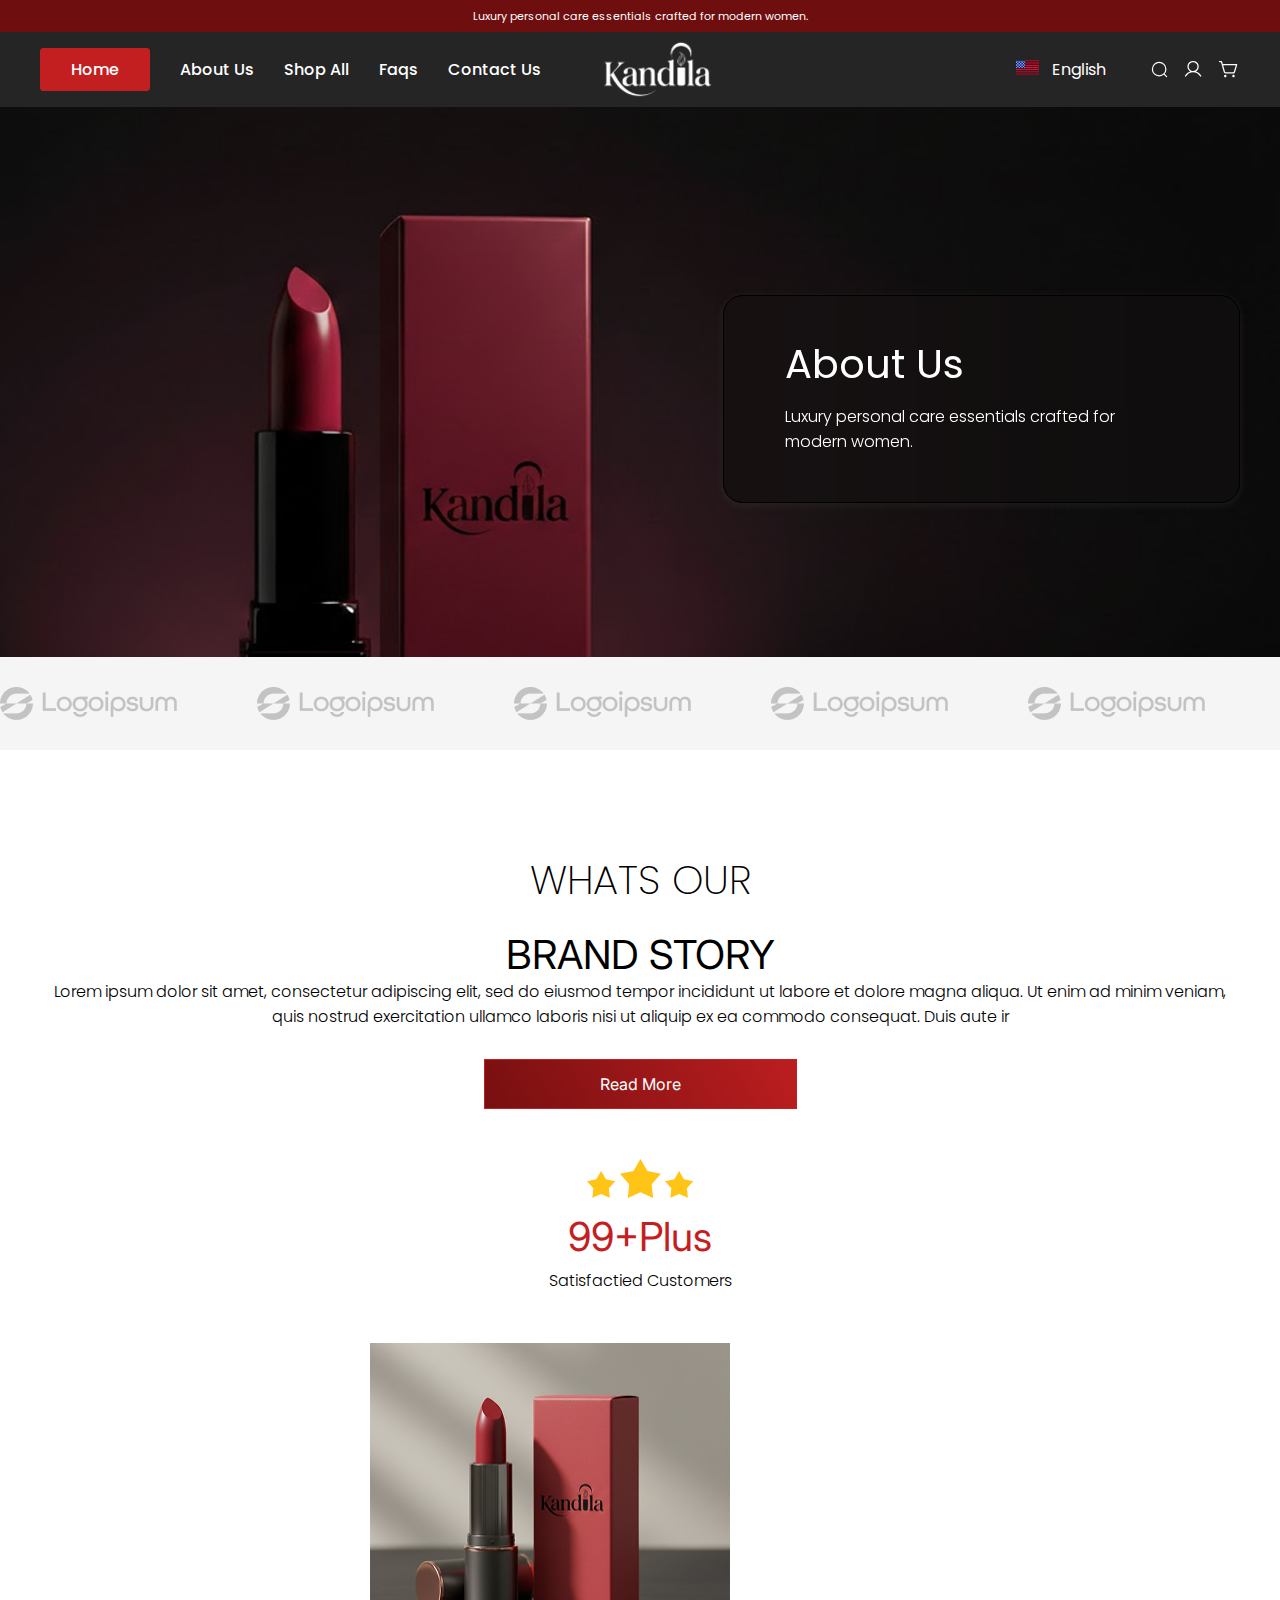
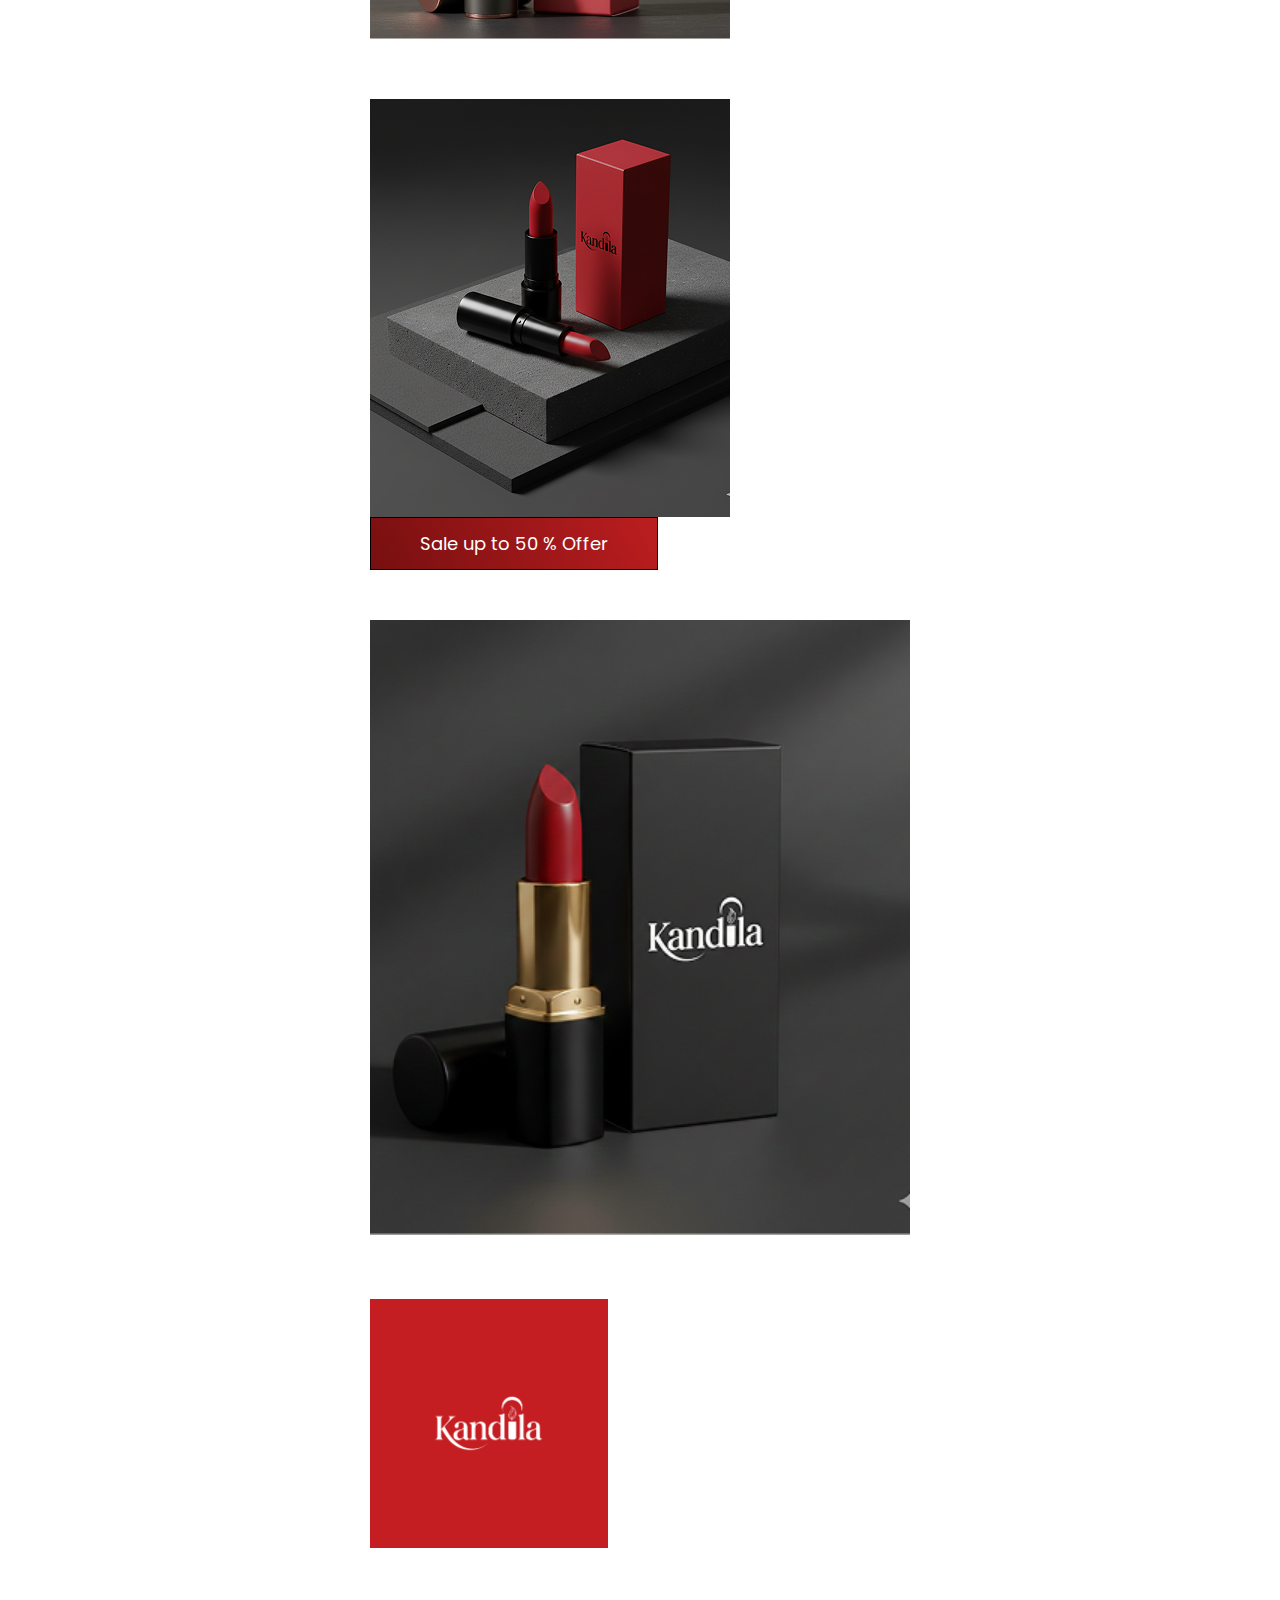
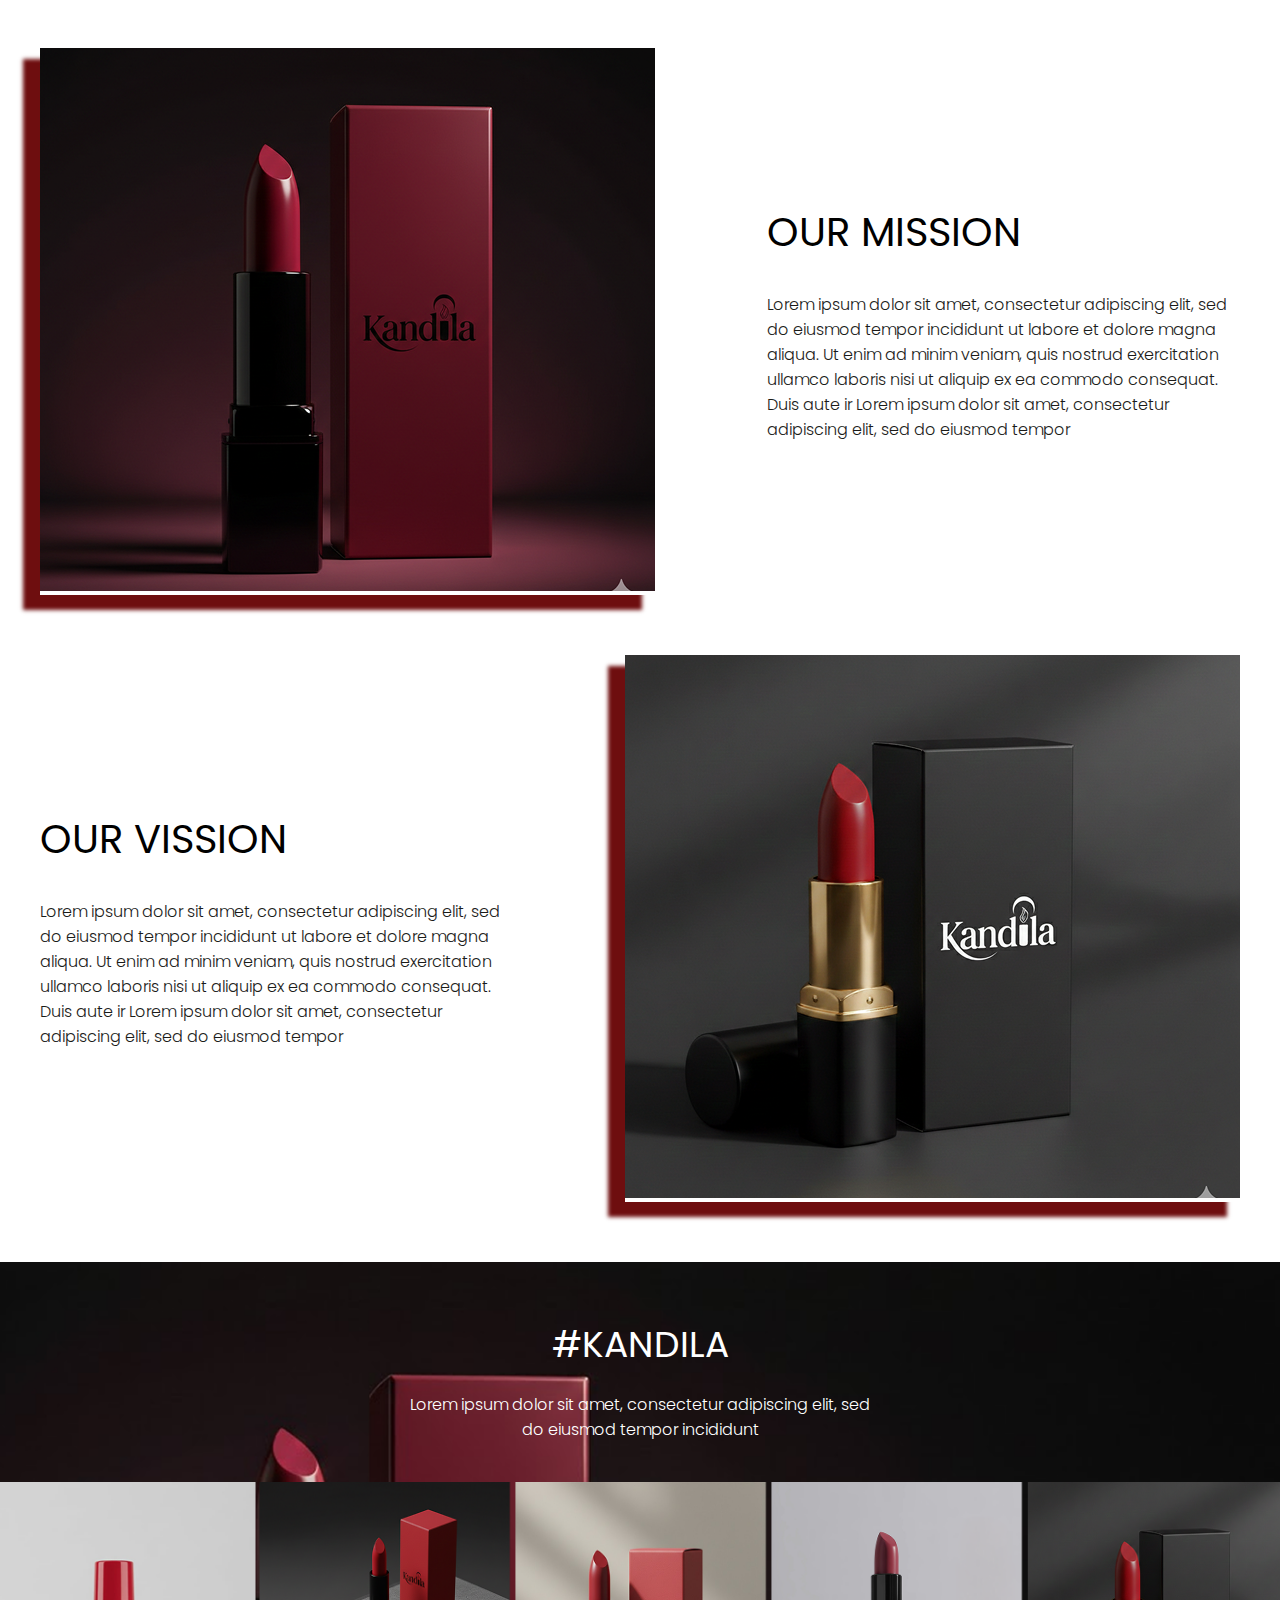
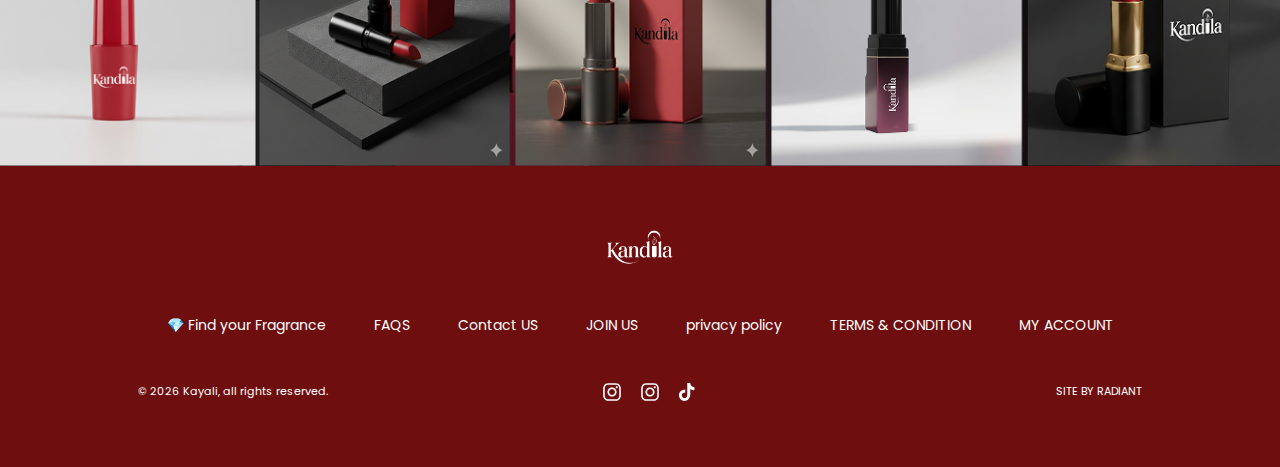
<file: page2.html>
<!doctype html>
<html lang="en">
  <head>
    <title>About Us</title>
    <link rel="stylesheet" href="style.css" />
  </head>
  <body>
    <main>
      <header>
        <div class="first-text">
          <p>Luxury personal care essentials crafted for modern women.</p>
        </div>
        <section class="color">
          <div class="container head">
            <div class="list-logo">
              
              <ul class="list">
                <li class="Home"><a href="/index.html">Home</a></li>
                <li><a href="page2.html">About Us</a></li>
                <li><a href="page4.html"> Shop All</a></li>
                <li><a href="page6.html">Faqs</a></li>
                <li><a href="page3.html">Contact Us</a></li>
              </ul>
              <div class="log">
                <img src="Designs/Mask group.png" alt="" />
              </div>
            </div>
            <div class="English">
              <div class="eng">
                <div><img src="Designs/Frame 2147226064.png" alt="" /></div>
                <h3>English</h3>
              </div>
              <div class="icons">
                <svg
                  width="17"
                  height="17"
                  viewBox="0 0 17 17"
                  fill="none"
                  xmlns="http://www.w3.org/2000/svg"
                >
                  <g clip-path="url(#clip0_13_38)">
                    <path
                      d="M13.1042 13.1042L15.5834 15.5833M14.875 8.14583C14.875 4.42942 11.8623 1.41667 8.14585 1.41667C4.42944 1.41667 1.41669 4.42942 1.41669 8.14583C1.41669 11.8623 4.42944 14.875 8.14585 14.875C11.8623 14.875 14.875 11.8623 14.875 8.14583Z"
                      stroke="white"
                      stroke-width="1.2"
                      stroke-linecap="round"
                      stroke-linejoin="round"
                    />
                  </g>
                  <defs>
                    <clipPath id="clip0_13_38">
                      <rect width="17" height="17" fill="white" />
                    </clipPath>
                  </defs>
                </svg>
                <svg
                  width="21"
                  height="21"
                  viewBox="0 0 21 21"
                  fill="none"
                  xmlns="http://www.w3.org/2000/svg"
                >
                  <path
                    d="M18.2047 16.7131C17.004 14.6373 15.1537 13.1489 12.9944 12.4434C14.0625 11.8075 14.8924 10.8386 15.3565 9.68553C15.8207 8.53242 15.8935 7.25883 15.5637 6.06035C15.234 4.86186 14.52 3.80474 13.5313 3.05134C12.5426 2.29793 11.334 1.8899 10.0909 1.8899C8.84791 1.8899 7.63926 2.29793 6.65058 3.05134C5.66191 3.80474 4.94788 4.86186 4.61814 6.06035C4.28841 7.25883 4.36121 8.53242 4.82536 9.68553C5.28951 10.8386 6.11934 11.8075 7.18743 12.4434C5.02813 13.1481 3.17787 14.6365 1.97721 16.7131C1.93318 16.7849 1.90397 16.8647 1.89132 16.948C1.87866 17.0313 1.88281 17.1162 1.90352 17.1979C1.92423 17.2795 1.96108 17.3562 2.01189 17.4233C2.06271 17.4905 2.12646 17.5468 2.19939 17.5889C2.27232 17.631 2.35294 17.6581 2.43651 17.6686C2.52008 17.679 2.60489 17.6727 2.68596 17.6498C2.76702 17.627 2.84268 17.5881 2.90848 17.5355C2.97428 17.483 3.02889 17.4178 3.06908 17.3438C4.55433 14.7769 7.17955 13.2443 10.0909 13.2443C13.0023 13.2443 15.6275 14.7769 17.1128 17.3438C17.153 17.4178 17.2076 17.483 17.2734 17.5355C17.3392 17.5881 17.4148 17.627 17.4959 17.6498C17.577 17.6727 17.6618 17.679 17.7454 17.6686C17.8289 17.6581 17.9095 17.631 17.9825 17.5889C18.0554 17.5468 18.1192 17.4905 18.17 17.4233C18.2208 17.3562 18.2576 17.2795 18.2783 17.1979C18.2991 17.1162 18.3032 17.0313 18.2905 16.948C18.2779 16.8647 18.2487 16.7849 18.2047 16.7131ZM5.67616 7.56818C5.67616 6.69502 5.93508 5.84147 6.42018 5.11547C6.90528 4.38946 7.59478 3.82361 8.40147 3.48946C9.20817 3.15532 10.0958 3.06789 10.9522 3.23824C11.8086 3.40858 12.5952 3.82905 13.2126 4.44647C13.8301 5.06388 14.2505 5.85052 14.4209 6.7069C14.5912 7.56328 14.5038 8.45095 14.1697 9.25764C13.8355 10.0643 13.2697 10.7538 12.5436 11.2389C11.8176 11.724 10.9641 11.983 10.0909 11.983C8.92045 11.9817 7.79826 11.5162 6.9706 10.6885C6.14294 9.86086 5.67741 8.73867 5.67616 7.56818Z"
                    fill="white"
                  />
                </svg>
                <svg
                  width="21"
                  height="21"
                  viewBox="0 0 21 21"
                  fill="none"
                  xmlns="http://www.w3.org/2000/svg"
                >
                  <path
                    d="M7.56818 17.0284C7.56818 17.2779 7.4942 17.5218 7.3556 17.7292C7.217 17.9366 7.02001 18.0983 6.78952 18.1938C6.55904 18.2892 6.30542 18.3142 6.06074 18.2655C5.81606 18.2169 5.5913 18.0967 5.4149 17.9203C5.2385 17.7439 5.11836 17.5192 5.06969 17.2745C5.02102 17.0298 5.046 16.7762 5.14147 16.5457C5.23694 16.3152 5.39861 16.1182 5.60604 15.9796C5.81347 15.841 6.05734 15.767 6.30682 15.767C6.64135 15.767 6.96219 15.8999 7.19874 16.1365C7.43529 16.373 7.56818 16.6939 7.56818 17.0284ZM14.5057 15.767C14.2562 15.767 14.0123 15.841 13.8049 15.9796C13.5975 16.1182 13.4358 16.3152 13.3403 16.5457C13.2449 16.7762 13.2199 17.0298 13.2686 17.2745C13.3172 17.5192 13.4374 17.7439 13.6138 17.9203C13.7902 18.0967 14.0149 18.2169 14.2596 18.2655C14.5043 18.3142 14.7579 18.2892 14.9884 18.1938C15.2189 18.0983 15.4159 17.9366 15.5545 17.7292C15.6931 17.5218 15.767 17.2779 15.767 17.0284C15.767 16.6939 15.6342 16.373 15.3976 16.1365C15.161 15.8999 14.8402 15.767 14.5057 15.767ZM18.2622 5.8614L16.013 13.1702C15.8952 13.5577 15.6557 13.8968 15.3299 14.1374C15.0041 14.3779 14.6095 14.5071 14.2045 14.5057H6.62768C6.21693 14.5041 5.81772 14.3696 5.48986 14.1222C5.16199 13.8747 4.92309 13.5277 4.80895 13.1332L1.95669 3.15341H0.630682C0.463415 3.15341 0.302998 3.08696 0.184722 2.96869C0.0664467 2.85041 0 2.68999 0 2.52273C0 2.35546 0.0664467 2.19504 0.184722 2.07677C0.302998 1.95849 0.463415 1.89204 0.630682 1.89204H1.95669C2.23057 1.89295 2.49679 1.98254 2.71551 2.14739C2.93422 2.31224 3.09366 2.54349 3.16996 2.80653L3.80932 5.04545H17.6591C17.7578 5.04542 17.8551 5.06854 17.9432 5.11297C18.0314 5.1574 18.1078 5.2219 18.1665 5.30126C18.2252 5.38063 18.2644 5.47266 18.281 5.56994C18.2976 5.66723 18.2912 5.76706 18.2622 5.8614ZM16.8053 6.30682H4.1696L6.02143 12.7871C6.05911 12.9188 6.13865 13.0347 6.24803 13.1172C6.35741 13.1997 6.49068 13.2443 6.62768 13.2443H14.2045C14.3395 13.2444 14.4709 13.2011 14.5794 13.121C14.688 13.0408 14.768 12.9279 14.8076 12.7989L16.8053 6.30682Z"
                    fill="white"
                  />
                </svg>
              </div>
            </div>
            <button class="menu-toggle">
              
              <label class="burger" for="burger">
  <input type="checkbox" id="burger">
  <span></span>
  <span></span>
  <span></span>
</label></button>
          </div>
        </section>
      </header>
      <section class="hero hero2">
         <div class="container main2">
            <div class="box2">
                <h1>About Us</h1>
                <p>Luxury personal care essentials crafted for modern women.</p>
                
            </div>

         </div>
         
      </section>
      <div class="marquee">
          <div class="marquee-track">
            <img src="Designs/Frame (1).png" alt="" />
            <img src="Designs/Frame (1).png" alt="" /><img
              src="Designs/Frame (1).png"
              alt=""
            /><img src="Designs/Frame (1).png" alt="" /><img
              src="Designs/Frame (1).png"
              alt=""
            />
            <img src="Designs/Frame (1).png" alt="" /><img
              src="Designs/Frame (1).png"
              alt=""
            /><img src="Designs/Frame (1).png" alt="" />
            <img src="Designs/Frame (1).png" alt="" />
            <img src="Designs/Frame (1).png" alt="" /><img
              src="Designs/Frame (1).png"
              alt=""
            /><img src="Designs/Frame (1).png" alt="" />
            <img src="Designs/Frame (1).png" alt="" />
            <img src="Designs/Frame (1).png" alt="" /><img
              src="Designs/Frame (1).png"
              alt=""
            /><img src="Designs/Frame (1).png" alt="" />
          </div>
        </div>
       <section>
        <div class="container content3">
            <div class="content3-left">
                <h1>WHATS OUR</h1>
                <h2>BRAND STORY</h2>
                <p>Lorem ipsum dolor sit amet, consectetur adipiscing elit, sed do eiusmod tempor incididunt ut labore et dolore magna aliqua. Ut enim ad minim veniam, quis nostrud exercitation ullamco laboris nisi ut aliquip ex ea commodo consequat. Duis aute ir</p>
                <button class="button4">Read More</button>
               <div> <svg width="29" height="27" viewBox="0 0 29 27" fill="none" xmlns="http://www.w3.org/2000/svg">
<path d="M14.1228 0L18.9234 8.24212L28.2456 10.2608L21.8903 17.3734L22.8512 26.8631L14.1228 23.0168L5.39443 26.8631L6.35526 17.3734L1.33514e-05 10.2608L9.3222 8.24212L14.1228 0Z" fill="#FFC415"/>
</svg>
<svg width="41" height="39" viewBox="0 0 41 39" fill="none" xmlns="http://www.w3.org/2000/svg">
<path d="M20.4477 0L27.3982 11.9334L40.8954 14.8561L31.6939 25.1541L33.085 38.8938L20.4477 33.3249L7.81032 38.8938L9.20146 25.1541L5.72205e-06 14.8561L13.4971 11.9334L20.4477 0Z" fill="#FFC415"/>
</svg>
            <svg width="29" height="27" viewBox="0 0 29 27" fill="none" xmlns="http://www.w3.org/2000/svg">
<path d="M14.1228 0L18.9234 8.24212L28.2456 10.2608L21.8903 17.3734L22.8512 26.8631L14.1228 23.0168L5.39443 26.8631L6.35526 17.3734L1.33514e-05 10.2608L9.3222 8.24212L14.1228 0Z" fill="#FFC415"/>
</svg></div>
<h3>99+Plus </h3>
<h5>Satisfactied Customers</h5>
            </div>
                <div class="flex">
                    <div class="img1"><img src="Designs/g1.png" alt=""></div>
                <div class="img3-1"><img src="Designs/g3.png" alt="">
                
                    <h4>Sale up to 50 % Offer</h4>
                </div>

                </div>
                <div class="flex">
                    <div class="img2"><img src="Designs/g2.png" alt=""></div>
                <div class="img4"><img src="Designs/Mask group (1).png" alt=""></div>
                </div>
                
            </div>
        </div>
      </section>
      <section>
        <div class="container cont2">
          <div class="shadow"><img src="Designs/Group - 1 of 3 → Look-book-product.png" alt=""></div>
          <div class="cont2-style">
            <h1>OUR MISSION</h1>
            <p>Lorem ipsum dolor sit amet, consectetur adipiscing elit, sed do eiusmod tempor incididunt ut labore et dolore magna aliqua. Ut enim ad minim veniam, quis nostrud exercitation ullamco laboris nisi ut aliquip ex ea commodo consequat. Duis aute ir Lorem ipsum dolor sit amet, consectetur adipiscing elit, sed do eiusmod tempor </p>
          </div>
        </div>
      </section>
      <section>
        <div class="container cont2">
         <div class="cont2-style">
           <h1>OUR VISSION</h1>
          <p>Lorem ipsum dolor sit amet, consectetur adipiscing elit, sed do eiusmod tempor incididunt ut labore et dolore magna aliqua. Ut enim ad minim veniam, quis nostrud exercitation ullamco laboris nisi ut aliquip ex ea commodo consequat. Duis aute ir Lorem ipsum dolor sit amet, consectetur adipiscing elit, sed do eiusmod tempor</p>
         </div>
          <div class="shadow"><img src="Designs/Group - 1 of 3 → Look-book-product (1).png" alt=""></div>
        </div>
       
      </section>
      <footer class="back-img">
        <div class="bottom">
            <h1>#KANDILA</h1>
            <p>Lorem ipsum dolor sit amet, consectetur adipiscing elit, sed do eiusmod tempor incididunt </p>

        </div>
        <div class="bottom-images">
            <img src="Designs/item0.png" alt="">
            <img src="Designs/Item.png" alt="">
            <img src="Designs/Item (1).png" alt="">
            <img src="Designs/Item (2).png" alt="">
            <img src="Designs/Item (3).png" alt="">
        </div>
        <div class="bottom-main">
            <div class="mask1"><img src="Designs/Mask group (1).png" alt=""></div>
            <div class="bottom-list">
                <p>💎 Find your Fragrance</p>
                <p>FAQS</p>
                <p>Contact US</p>
                <p>JOIN US</p>
                <P>privacy policy</P>
                <p>TERMS & CONDITION</p>
                <P>MY ACCOUNT</P>
            </div>
            <div class="bottom-text">
                <p>© 2026 Kayali, all rights reserved.</p>
                <div class="bottom-icons">
                    <svg width="18" height="18" viewBox="0 0 18 18" fill="none" xmlns="http://www.w3.org/2000/svg">
<mask id="mask0_10_1464" style="mask-type:luminance" maskUnits="userSpaceOnUse" x="0" y="0" width="18" height="18">
<path d="M0 0H18V18H0V0Z" fill="white"/>
</mask>
<g mask="url(#mask0_10_1464)">
<path d="M9 1.74064C11.3661 1.74064 11.6442 1.75054 12.5793 1.79284C13.4433 1.83154 13.9113 1.97554 14.2245 2.09884C14.6385 2.26084 14.9346 2.44984 15.2442 2.75944C15.5529 3.06904 15.7464 3.36424 15.9048 3.77914C16.0245 4.09234 16.1721 4.55944 16.2108 5.42434C16.2531 6.36034 16.263 6.63754 16.263 9.00364C16.263 11.3697 16.2531 11.6469 16.2108 12.582C16.1721 13.4469 16.0281 13.914 15.9048 14.2281C15.7428 14.6421 15.5538 14.9382 15.2433 15.2469C14.9582 15.5418 14.6098 15.768 14.2245 15.9084C13.9113 16.0281 13.4442 16.1757 12.5793 16.2144C11.6433 16.2567 11.3661 16.2666 9 16.2666C6.6339 16.2666 6.3558 16.2558 5.4207 16.2144C4.5567 16.1757 4.0887 16.0317 3.7755 15.9084C3.3615 15.7464 3.0654 15.5574 2.7558 15.2469C2.46125 14.9618 2.23536 14.6134 2.0952 14.2281C1.9755 13.9149 1.8279 13.4469 1.7892 12.582C1.7469 11.6469 1.737 11.3697 1.737 9.00364C1.737 6.63754 1.7469 6.35944 1.7892 5.42434C1.8279 4.56034 1.9719 4.09234 2.0952 3.77914C2.2572 3.36514 2.4462 3.06904 2.7567 2.75944C3.04186 2.46489 3.39023 2.23901 3.7755 2.09884C4.0887 1.97914 4.5558 1.83154 5.4207 1.79284C6.3567 1.74784 6.6339 1.74064 9 1.74064ZM9 0.144043C6.5952 0.144043 6.2928 0.154843 5.3469 0.198043C4.4055 0.239443 3.762 0.390643 3.1995 0.608443C2.6154 0.833443 2.1231 1.13944 1.6308 1.63084C1.18144 2.07454 0.833021 2.6099 0.609297 3.20044C0.391497 3.76294 0.240297 4.40644 0.197997 5.35144C0.154797 6.29284 0.143997 6.59524 0.143997 9.00004C0.143997 11.4048 0.154797 11.7072 0.197097 12.6531C0.239397 13.5945 0.390597 14.238 0.608397 14.8041C0.833397 15.3882 1.1394 15.8796 1.6308 16.3719C2.07404 16.8219 2.6091 17.1709 3.1995 17.3952C3.762 17.613 4.4055 17.7642 5.3505 17.8065C6.2964 17.8488 6.5952 17.8596 9.0036 17.8596C11.412 17.8596 11.7108 17.8488 12.6567 17.8065C13.5981 17.7642 14.2416 17.613 14.8077 17.3952C15.3989 17.173 15.9341 16.8236 16.3755 16.3719C16.8253 15.929 17.1743 15.3942 17.3988 14.8041C17.6166 14.2416 17.7678 13.5981 17.8101 12.6531C17.8524 11.7072 17.8632 11.4084 17.8632 9.00004C17.8632 6.59164 17.8524 6.29284 17.8101 5.34694C17.7678 4.40554 17.6166 3.76204 17.3988 3.19594C17.1765 2.60477 16.8272 2.06958 16.3755 1.62814C15.9325 1.17833 15.3978 0.829298 14.8077 0.604843C14.2452 0.387043 13.6017 0.235843 12.6567 0.193543C11.7072 0.154843 11.4039 0.144043 9 0.144043Z" fill="white"/>
<path d="M9 4.45057C7.7934 4.45057 6.63621 4.92989 5.78302 5.78309C4.92982 6.63629 4.4505 7.79347 4.4505 9.00007C4.4505 10.2067 4.92982 11.3639 5.78302 12.2171C6.63621 13.0703 7.7934 13.5496 9 13.5496C10.2064 13.5489 11.3632 13.0693 12.2162 12.2163C13.0692 11.3632 13.5488 10.2065 13.5495 9.00007C13.5488 7.79369 13.0692 6.63692 12.2162 5.78388C11.3632 4.93084 10.2064 4.45129 9 4.45057ZM9 11.953C8.21696 11.953 7.46599 11.6419 6.9123 11.0882C6.35861 10.5345 6.04755 9.78356 6.04755 9.00052C6.04755 8.21748 6.35861 7.46652 6.9123 6.91283C7.46599 6.35913 8.21696 6.04807 9 6.04807C9.78304 6.04807 10.534 6.35913 11.0877 6.91283C11.6414 7.46652 11.9525 8.21748 11.9525 9.00052C11.9525 9.78356 11.6414 10.5345 11.0877 11.0882C10.534 11.6419 9.78304 11.953 9 11.953ZM13.7286 5.33347C13.8681 5.33347 14.0062 5.306 14.135 5.25263C14.2639 5.19926 14.3809 5.12104 14.4795 5.02242C14.5782 4.9238 14.6564 4.80673 14.7098 4.67788C14.7631 4.54903 14.7906 4.41094 14.7906 4.27147C14.7906 4.13201 14.7631 3.99391 14.7098 3.86506C14.6564 3.73622 14.5782 3.61914 14.4795 3.52053C14.3809 3.42191 14.2639 3.34368 14.135 3.29031C14.0062 3.23694 13.8681 3.20947 13.7286 3.20947C13.4469 3.20947 13.1768 3.32136 12.9777 3.52053C12.7785 3.71969 12.6666 3.98981 12.6666 4.27147C12.6666 4.55313 12.7785 4.82326 12.9777 5.02242C13.1768 5.22158 13.4469 5.33347 13.7286 5.33347Z" fill="white"/>
</g>
</svg>
<svg width="18" height="18" viewBox="0 0 18 18" fill="none" xmlns="http://www.w3.org/2000/svg">
<mask id="mask0_10_1446" style="mask-type:luminance" maskUnits="userSpaceOnUse" x="0" y="0" width="18" height="18">
<path d="M0 0H18V18H0V0Z" fill="white"/>
</mask>
<g mask="url(#mask0_10_1446)">
<path d="M9.00001 1.74064C11.3661 1.74064 11.6442 1.75054 12.5793 1.79284C13.4433 1.83154 13.9113 1.97554 14.2245 2.09884C14.6385 2.26084 14.9346 2.44984 15.2442 2.75944C15.5529 3.06904 15.7464 3.36424 15.9048 3.77914C16.0245 4.09234 16.1721 4.55944 16.2108 5.42434C16.2531 6.36034 16.263 6.63754 16.263 9.00364C16.263 11.3697 16.2531 11.6469 16.2108 12.582C16.1721 13.4469 16.0281 13.914 15.9048 14.2281C15.7428 14.6421 15.5538 14.9382 15.2433 15.2469C14.9582 15.5418 14.6099 15.768 14.2245 15.9084C13.9113 16.0281 13.4442 16.1757 12.5793 16.2144C11.6433 16.2567 11.3661 16.2666 9.00001 16.2666C6.63391 16.2666 6.35581 16.2558 5.42071 16.2144C4.55671 16.1757 4.08871 16.0317 3.77551 15.9084C3.36151 15.7464 3.06541 15.5574 2.75581 15.2469C2.46126 14.9618 2.23537 14.6134 2.09521 14.2281C1.97551 13.9149 1.82791 13.4469 1.78921 12.582C1.74691 11.6469 1.73701 11.3697 1.73701 9.00364C1.73701 6.63754 1.74691 6.35944 1.78921 5.42434C1.82791 4.56034 1.97191 4.09234 2.09521 3.77914C2.25721 3.36514 2.44621 3.06904 2.75671 2.75944C3.04187 2.46489 3.39025 2.23901 3.77551 2.09884C4.08871 1.97914 4.55581 1.83154 5.42071 1.79284C6.35671 1.74784 6.63391 1.74064 9.00001 1.74064ZM9.00001 0.144043C6.59521 0.144043 6.29281 0.154843 5.34691 0.198043C4.40551 0.239443 3.76201 0.390643 3.19951 0.608443C2.61541 0.833443 2.12311 1.13944 1.63081 1.63084C1.18145 2.07454 0.833036 2.6099 0.609312 3.20044C0.391512 3.76294 0.240312 4.40644 0.198012 5.35144C0.154812 6.29284 0.144012 6.59524 0.144012 9.00004C0.144012 11.4048 0.154812 11.7072 0.197112 12.6531C0.239412 13.5945 0.390612 14.238 0.608413 14.8041C0.833413 15.3882 1.13941 15.8796 1.63081 16.3719C2.07405 16.8219 2.60912 17.1709 3.19951 17.3952C3.76201 17.613 4.40551 17.7642 5.35051 17.8065C6.29641 17.8488 6.59521 17.8596 9.00361 17.8596C11.412 17.8596 11.7108 17.8488 12.6567 17.8065C13.5981 17.7642 14.2416 17.613 14.8077 17.3952C15.3989 17.173 15.9341 16.8236 16.3755 16.3719C16.8253 15.929 17.1744 15.3942 17.3988 14.8041C17.6166 14.2416 17.7678 13.5981 17.8101 12.6531C17.8524 11.7072 17.8632 11.4084 17.8632 9.00004C17.8632 6.59164 17.8524 6.29284 17.8101 5.34694C17.7678 4.40554 17.6166 3.76204 17.3988 3.19594C17.1765 2.60477 16.8272 2.06958 16.3755 1.62814C15.9325 1.17833 15.3978 0.829298 14.8077 0.604843C14.2452 0.387043 13.6017 0.235843 12.6567 0.193543C11.7072 0.154843 11.4039 0.144043 9.00001 0.144043Z" fill="white"/>
<path d="M9 4.45057C7.7934 4.45057 6.63621 4.92989 5.78302 5.78309C4.92982 6.63629 4.4505 7.79347 4.4505 9.00007C4.4505 10.2067 4.92982 11.3639 5.78302 12.2171C6.63621 13.0703 7.7934 13.5496 9 13.5496C10.2064 13.5489 11.3632 13.0693 12.2162 12.2163C13.0692 11.3632 13.5488 10.2065 13.5495 9.00007C13.5488 7.79369 13.0692 6.63692 12.2162 5.78388C11.3632 4.93084 10.2064 4.45129 9 4.45057ZM9 11.953C8.21696 11.953 7.46599 11.6419 6.9123 11.0882C6.35861 10.5345 6.04755 9.78356 6.04755 9.00052C6.04755 8.21748 6.35861 7.46652 6.9123 6.91283C7.46599 6.35913 8.21696 6.04807 9 6.04807C9.78304 6.04807 10.534 6.35913 11.0877 6.91283C11.6414 7.46652 11.9525 8.21748 11.9525 9.00052C11.9525 9.78356 11.6414 10.5345 11.0877 11.0882C10.534 11.6419 9.78304 11.953 9 11.953ZM13.7286 5.33347C13.8681 5.33347 14.0062 5.306 14.135 5.25263C14.2639 5.19926 14.3809 5.12104 14.4795 5.02242C14.5782 4.9238 14.6564 4.80673 14.7098 4.67788C14.7631 4.54903 14.7906 4.41094 14.7906 4.27147C14.7906 4.13201 14.7631 3.99391 14.7098 3.86506C14.6564 3.73622 14.5782 3.61914 14.4795 3.52053C14.3809 3.42191 14.2639 3.34368 14.135 3.29031C14.0062 3.23694 13.8681 3.20947 13.7286 3.20947C13.4469 3.20947 13.1768 3.32136 12.9777 3.52053C12.7785 3.71969 12.6666 3.98981 12.6666 4.27147C12.6666 4.55313 12.7785 4.82326 12.9777 5.02242C13.1768 5.22158 13.4469 5.33347 13.7286 5.33347Z" fill="white"/>
</g>
</svg>
<svg width="16" height="18" viewBox="0 0 16 18" fill="none" xmlns="http://www.w3.org/2000/svg">
<path d="M11.232 0C11.5289 2.55369 12.9542 4.07618 15.4323 4.23815V7.11038C13.9962 7.25075 12.7383 6.78104 11.2752 5.89562V11.2675C11.2752 18.0918 3.83544 20.2244 0.844437 15.3329C-1.07758 12.1854 0.0993864 6.66227 6.26495 6.44091V9.46971C5.79525 9.54529 5.29315 9.66407 4.83424 9.82064C3.46291 10.2849 2.68547 11.1542 2.90143 12.6875C3.31714 15.6245 8.70527 16.4937 8.25715 10.7546V0.00539892H11.232V0Z" fill="white"/>
</svg>
                </div>
                <p>SITE BY RADIANT</p>
            </div>
        </div>
      </footer>
    </main>
  </body>
  <script src="script.js"></script>
</html>
</file>
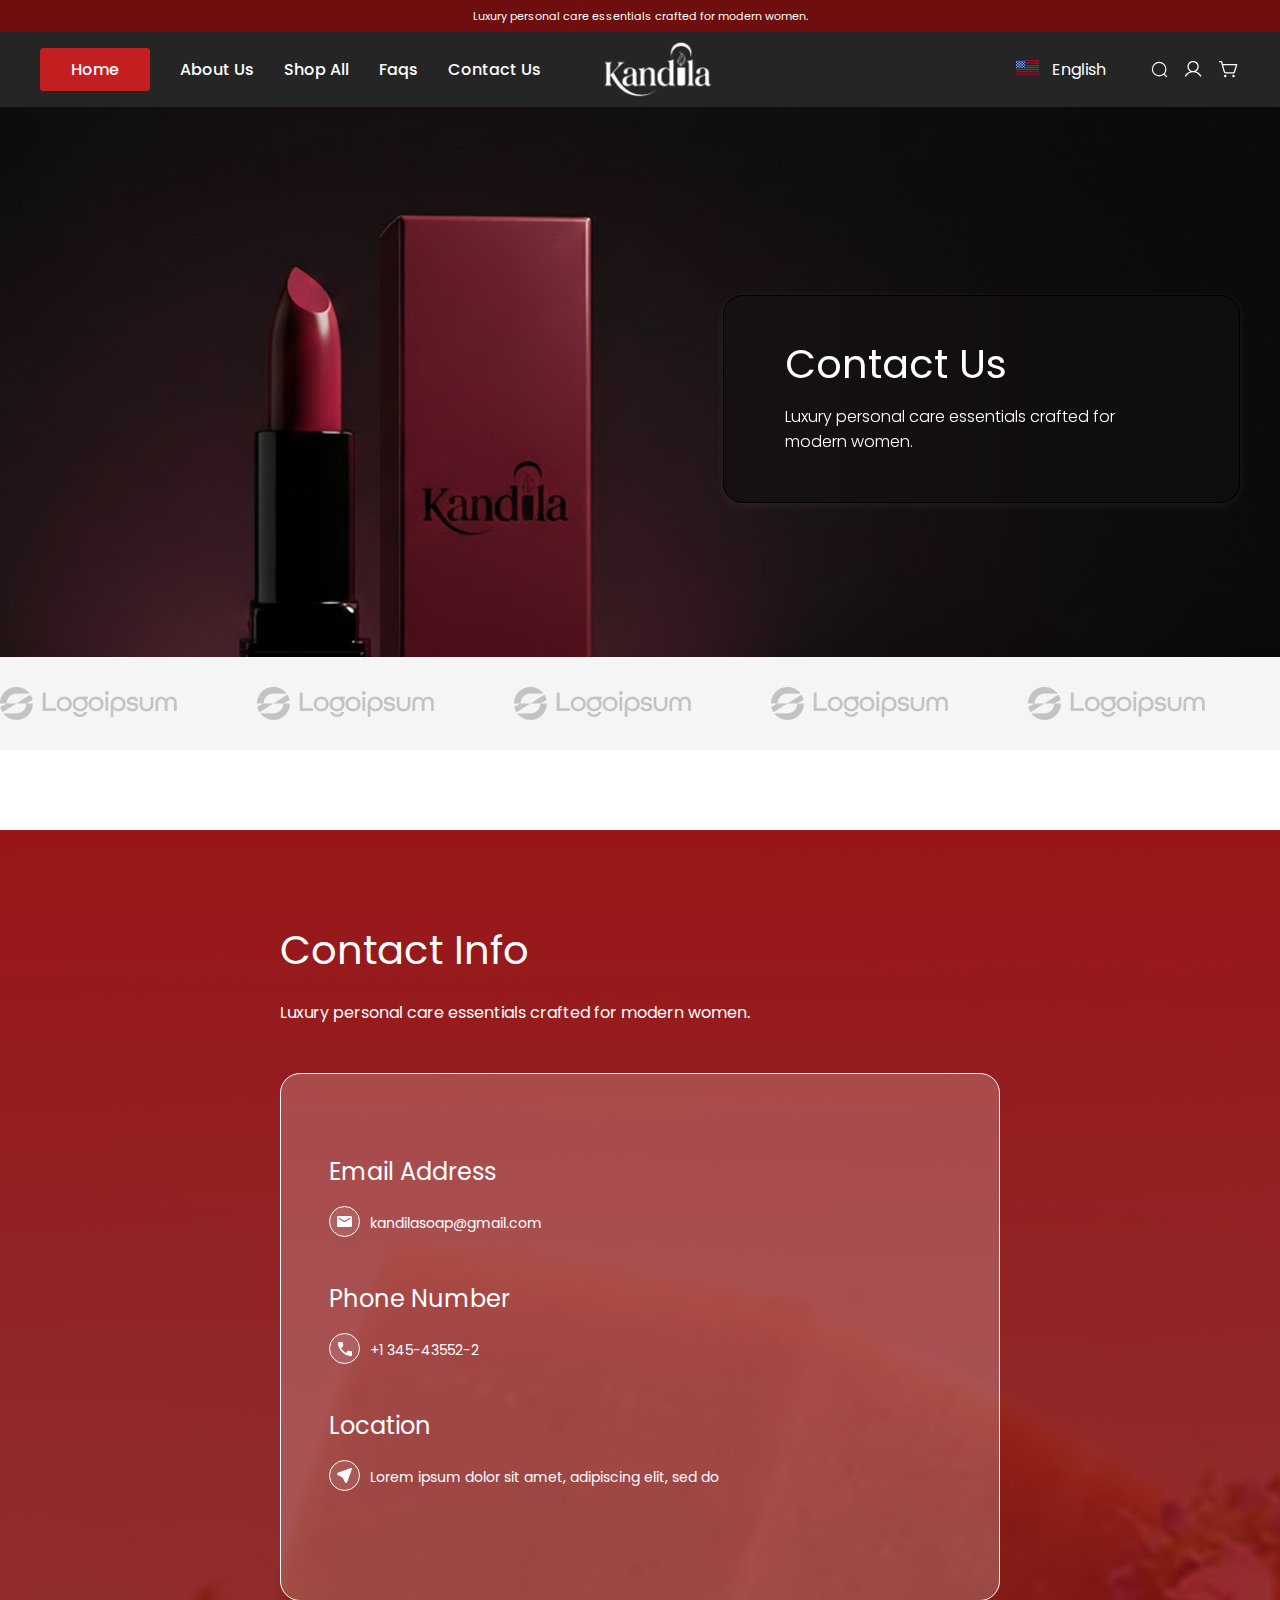
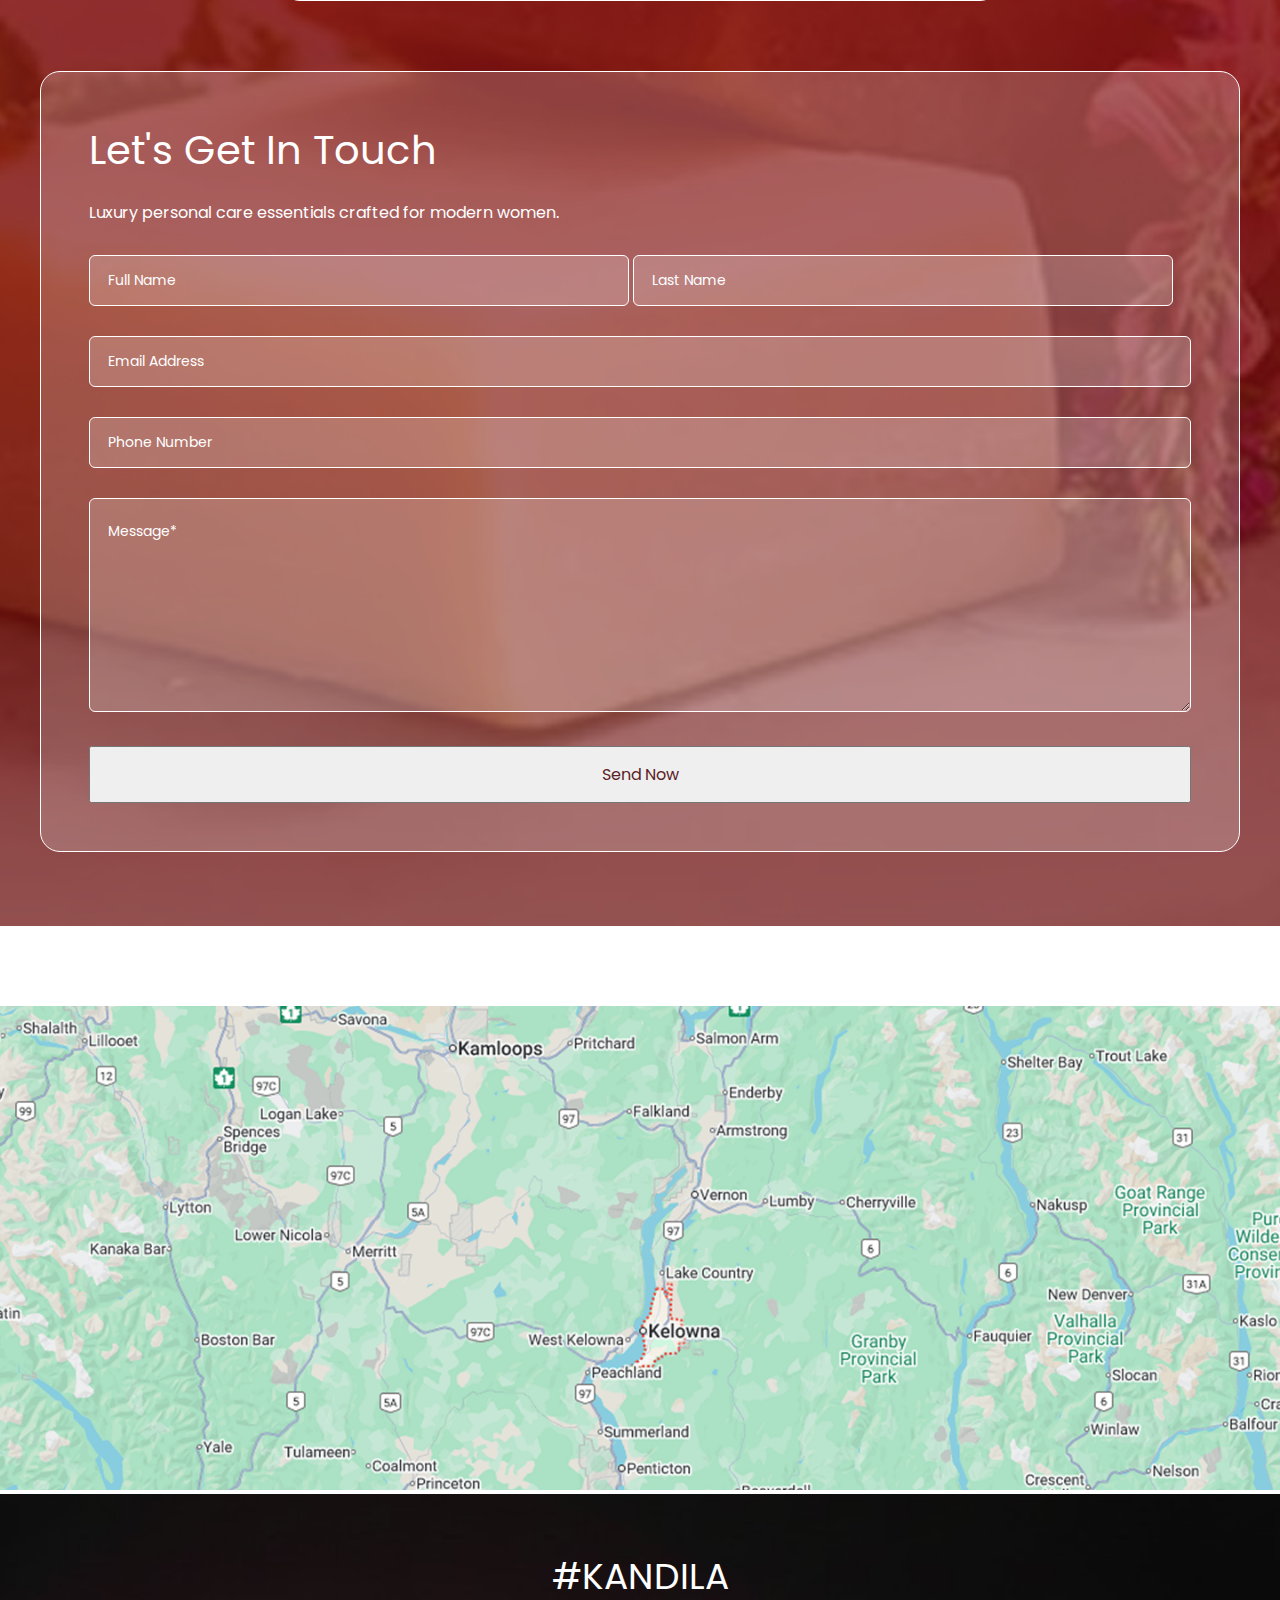
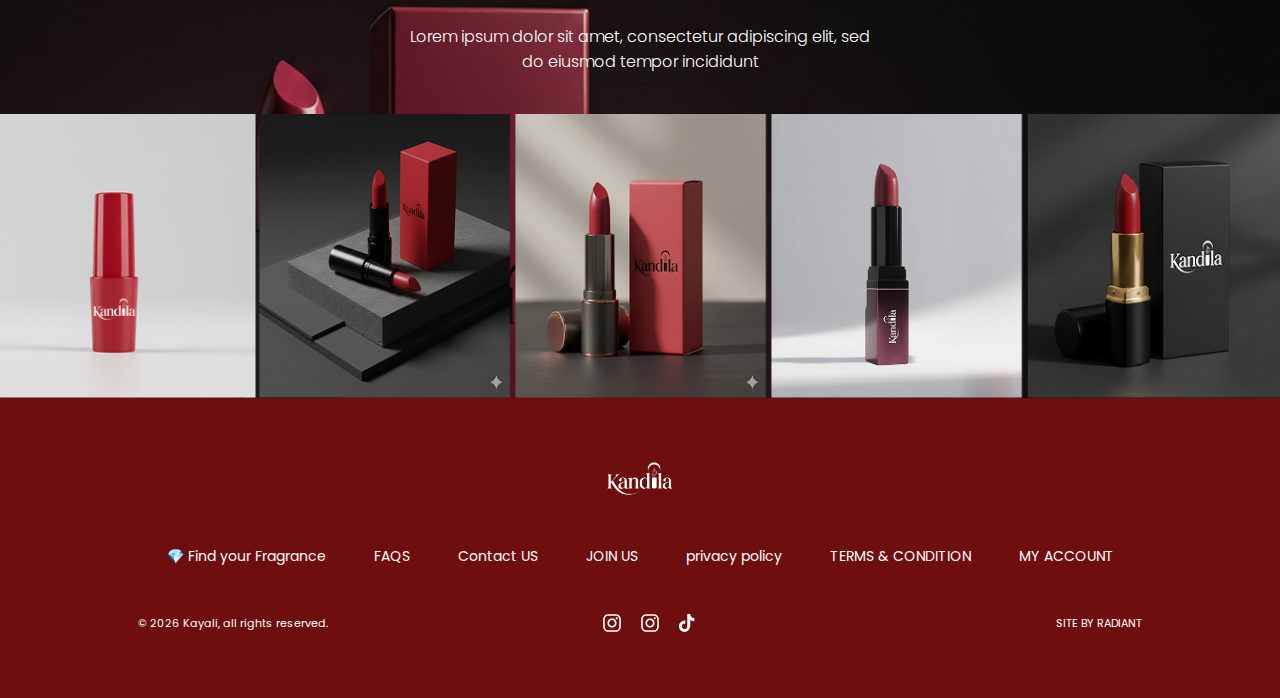
<file: page3.html>
<!doctype html>
<html lang="en">
  <head>
    <title>Contact Us</title>
    <link rel="stylesheet" href="style.css" />
  </head>
  <body>
    <main>
      <header>
        <div class="first-text">
          <p>Luxury personal care essentials crafted for modern women.</p>
        </div>
        <section class="color">
          <div class="container head">
            <div class="list-logo">
              
              <ul class="list">
                <li class="Home"><a href="index.html">Home</a></li>
                <li><a href="page2.html">About Us</a></li>
                <li><a href="page4.html"> Shop All</a></li>
                <li><a href="page6.html">Faqs</a></li>
                <li><a href="page3.html">Contact Us</a></li>
              </ul>
              <div class="log">
                <img src="Designs/Mask group.png" alt="" />
              </div>
            </div>
            <div class="English">
              <div class="eng">
                <div><img src="Designs/Frame 2147226064.png" alt="" /></div>
                <h3>English</h3>
              </div>
              <div class="icons">
                <svg
                  width="17"
                  height="17"
                  viewBox="0 0 17 17"
                  fill="none"
                  xmlns="http://www.w3.org/2000/svg"
                >
                  <g clip-path="url(#clip0_13_38)">
                    <path
                      d="M13.1042 13.1042L15.5834 15.5833M14.875 8.14583C14.875 4.42942 11.8623 1.41667 8.14585 1.41667C4.42944 1.41667 1.41669 4.42942 1.41669 8.14583C1.41669 11.8623 4.42944 14.875 8.14585 14.875C11.8623 14.875 14.875 11.8623 14.875 8.14583Z"
                      stroke="white"
                      stroke-width="1.2"
                      stroke-linecap="round"
                      stroke-linejoin="round"
                    />
                  </g>
                  <defs>
                    <clipPath id="clip0_13_38">
                      <rect width="17" height="17" fill="white" />
                    </clipPath>
                  </defs>
                </svg>
                <svg
                  width="21"
                  height="21"
                  viewBox="0 0 21 21"
                  fill="none"
                  xmlns="http://www.w3.org/2000/svg"
                >
                  <path
                    d="M18.2047 16.7131C17.004 14.6373 15.1537 13.1489 12.9944 12.4434C14.0625 11.8075 14.8924 10.8386 15.3565 9.68553C15.8207 8.53242 15.8935 7.25883 15.5637 6.06035C15.234 4.86186 14.52 3.80474 13.5313 3.05134C12.5426 2.29793 11.334 1.8899 10.0909 1.8899C8.84791 1.8899 7.63926 2.29793 6.65058 3.05134C5.66191 3.80474 4.94788 4.86186 4.61814 6.06035C4.28841 7.25883 4.36121 8.53242 4.82536 9.68553C5.28951 10.8386 6.11934 11.8075 7.18743 12.4434C5.02813 13.1481 3.17787 14.6365 1.97721 16.7131C1.93318 16.7849 1.90397 16.8647 1.89132 16.948C1.87866 17.0313 1.88281 17.1162 1.90352 17.1979C1.92423 17.2795 1.96108 17.3562 2.01189 17.4233C2.06271 17.4905 2.12646 17.5468 2.19939 17.5889C2.27232 17.631 2.35294 17.6581 2.43651 17.6686C2.52008 17.679 2.60489 17.6727 2.68596 17.6498C2.76702 17.627 2.84268 17.5881 2.90848 17.5355C2.97428 17.483 3.02889 17.4178 3.06908 17.3438C4.55433 14.7769 7.17955 13.2443 10.0909 13.2443C13.0023 13.2443 15.6275 14.7769 17.1128 17.3438C17.153 17.4178 17.2076 17.483 17.2734 17.5355C17.3392 17.5881 17.4148 17.627 17.4959 17.6498C17.577 17.6727 17.6618 17.679 17.7454 17.6686C17.8289 17.6581 17.9095 17.631 17.9825 17.5889C18.0554 17.5468 18.1192 17.4905 18.17 17.4233C18.2208 17.3562 18.2576 17.2795 18.2783 17.1979C18.2991 17.1162 18.3032 17.0313 18.2905 16.948C18.2779 16.8647 18.2487 16.7849 18.2047 16.7131ZM5.67616 7.56818C5.67616 6.69502 5.93508 5.84147 6.42018 5.11547C6.90528 4.38946 7.59478 3.82361 8.40147 3.48946C9.20817 3.15532 10.0958 3.06789 10.9522 3.23824C11.8086 3.40858 12.5952 3.82905 13.2126 4.44647C13.8301 5.06388 14.2505 5.85052 14.4209 6.7069C14.5912 7.56328 14.5038 8.45095 14.1697 9.25764C13.8355 10.0643 13.2697 10.7538 12.5436 11.2389C11.8176 11.724 10.9641 11.983 10.0909 11.983C8.92045 11.9817 7.79826 11.5162 6.9706 10.6885C6.14294 9.86086 5.67741 8.73867 5.67616 7.56818Z"
                    fill="white"
                  />
                </svg>
                <svg
                  width="21"
                  height="21"
                  viewBox="0 0 21 21"
                  fill="none"
                  xmlns="http://www.w3.org/2000/svg"
                >
                  <path
                    d="M7.56818 17.0284C7.56818 17.2779 7.4942 17.5218 7.3556 17.7292C7.217 17.9366 7.02001 18.0983 6.78952 18.1938C6.55904 18.2892 6.30542 18.3142 6.06074 18.2655C5.81606 18.2169 5.5913 18.0967 5.4149 17.9203C5.2385 17.7439 5.11836 17.5192 5.06969 17.2745C5.02102 17.0298 5.046 16.7762 5.14147 16.5457C5.23694 16.3152 5.39861 16.1182 5.60604 15.9796C5.81347 15.841 6.05734 15.767 6.30682 15.767C6.64135 15.767 6.96219 15.8999 7.19874 16.1365C7.43529 16.373 7.56818 16.6939 7.56818 17.0284ZM14.5057 15.767C14.2562 15.767 14.0123 15.841 13.8049 15.9796C13.5975 16.1182 13.4358 16.3152 13.3403 16.5457C13.2449 16.7762 13.2199 17.0298 13.2686 17.2745C13.3172 17.5192 13.4374 17.7439 13.6138 17.9203C13.7902 18.0967 14.0149 18.2169 14.2596 18.2655C14.5043 18.3142 14.7579 18.2892 14.9884 18.1938C15.2189 18.0983 15.4159 17.9366 15.5545 17.7292C15.6931 17.5218 15.767 17.2779 15.767 17.0284C15.767 16.6939 15.6342 16.373 15.3976 16.1365C15.161 15.8999 14.8402 15.767 14.5057 15.767ZM18.2622 5.8614L16.013 13.1702C15.8952 13.5577 15.6557 13.8968 15.3299 14.1374C15.0041 14.3779 14.6095 14.5071 14.2045 14.5057H6.62768C6.21693 14.5041 5.81772 14.3696 5.48986 14.1222C5.16199 13.8747 4.92309 13.5277 4.80895 13.1332L1.95669 3.15341H0.630682C0.463415 3.15341 0.302998 3.08696 0.184722 2.96869C0.0664467 2.85041 0 2.68999 0 2.52273C0 2.35546 0.0664467 2.19504 0.184722 2.07677C0.302998 1.95849 0.463415 1.89204 0.630682 1.89204H1.95669C2.23057 1.89295 2.49679 1.98254 2.71551 2.14739C2.93422 2.31224 3.09366 2.54349 3.16996 2.80653L3.80932 5.04545H17.6591C17.7578 5.04542 17.8551 5.06854 17.9432 5.11297C18.0314 5.1574 18.1078 5.2219 18.1665 5.30126C18.2252 5.38063 18.2644 5.47266 18.281 5.56994C18.2976 5.66723 18.2912 5.76706 18.2622 5.8614ZM16.8053 6.30682H4.1696L6.02143 12.7871C6.05911 12.9188 6.13865 13.0347 6.24803 13.1172C6.35741 13.1997 6.49068 13.2443 6.62768 13.2443H14.2045C14.3395 13.2444 14.4709 13.2011 14.5794 13.121C14.688 13.0408 14.768 12.9279 14.8076 12.7989L16.8053 6.30682Z"
                    fill="white"
                  />
                </svg>
              </div>
            </div>
            <button class="menu-toggle">
              
              <label class="burger" for="burger">
  <input type="checkbox" id="burger">
  <span></span>
  <span></span>
  <span></span>
</label></button>
          </div>
        </section>
      </header>
      <section class="hero hero2">
         <div class="container main8">
            <div class="box2">
                <h1>Contact Us</h1>
                <p>Luxury personal care essentials crafted for modern women.</p>
                
            </div>

         </div>
         
      </section>
      <div class="marquee">
          <div class="marquee-track">
            <img src="Designs/Frame (1).png" alt="" />
            <img src="Designs/Frame (1).png" alt="" /><img
              src="Designs/Frame (1).png"
              alt=""
            /><img src="Designs/Frame (1).png" alt="" /><img
              src="Designs/Frame (1).png"
              alt=""
            />
            <img src="Designs/Frame (1).png" alt="" /><img
              src="Designs/Frame (1).png"
              alt=""
            /><img src="Designs/Frame (1).png" alt="" />
            <img src="Designs/Frame (1).png" alt="" />
            <img src="Designs/Frame (1).png" alt="" /><img
              src="Designs/Frame (1).png"
              alt=""
            /><img src="Designs/Frame (1).png" alt="" />
            <img src="Designs/Frame (1).png" alt="" />
            <img src="Designs/Frame (1).png" alt="" /><img
              src="Designs/Frame (1).png"
              alt=""
            /><img src="Designs/Frame (1).png" alt="" />
          </div>
        </div>
      <section class="frameb">
        <div class="container page-contact">
            <div class="left-main">
                <h1>Contact Info</h1>
                <p>Luxury personal care essentials crafted for modern women.</p>
                <div class="left-border">
                    <div class="left-mid">
                    <h2>Email Address</h2>
                    <div class="flex2">
                        <div><svg width="31" height="31" viewBox="0 0 31 31" fill="none" xmlns="http://www.w3.org/2000/svg">
<rect x="0.5" y="0.5" width="30" height="30" rx="15" fill="white" fill-opacity="0.1"/>
<rect x="0.5" y="0.5" width="30" height="30" rx="15" stroke="white"/>
<path d="M21.5 10H9.5C8.675 10 8.0075 10.6187 8.0075 11.375L8 19.625C8 20.3813 8.675 21 9.5 21H21.5C22.325 21 23 20.3813 23 19.625V11.375C23 10.6187 22.325 10 21.5 10ZM21.5 12.75L15.5 16.1875L9.5 12.75V11.375L15.5 14.8125L21.5 11.375V12.75Z" fill="white"/>
</svg>
</div>
<h3>kandilasoap@gmail.com</h3>
                    </div>
                </div>
                <div class="left-mid">
                    <h2>Phone Number</h2>
                <div class="flex2">
                    <div><svg width="31" height="31" viewBox="0 0 31 31" fill="none" xmlns="http://www.w3.org/2000/svg">
<rect x="0.5" y="0.5" width="30" height="30" rx="15" fill="white" fill-opacity="0.1"/>
<rect x="0.5" y="0.5" width="30" height="30" rx="15" stroke="white"/>
<path d="M22.1833 23C20.563 23 18.962 22.6469 17.3806 21.9407C15.7991 21.2344 14.3602 20.2329 13.0639 18.9361C11.7676 17.6393 10.7663 16.2004 10.0601 14.6194C9.35389 13.0385 9.00052 11.4376 9 9.81667C9 9.58333 9.07778 9.38889 9.23333 9.23333C9.38889 9.07778 9.58333 9 9.81667 9H12.9667C13.1481 9 13.3102 9.0617 13.4528 9.18511C13.5954 9.30852 13.6796 9.45422 13.7056 9.62222L14.2111 12.3444C14.237 12.5519 14.2306 12.7269 14.1917 12.8694C14.1528 13.012 14.0815 13.1352 13.9778 13.2389L12.0917 15.1444C12.3509 15.6241 12.6587 16.0874 13.0149 16.5343C13.3711 16.9813 13.7634 17.4124 14.1917 17.8278C14.5935 18.2296 15.0148 18.6024 15.4556 18.9462C15.8963 19.29 16.363 19.6042 16.8556 19.8889L18.6833 18.0611C18.8 17.9444 18.9524 17.8571 19.1407 17.799C19.3289 17.7409 19.5135 17.7246 19.6944 17.75L22.3778 18.2944C22.5593 18.3463 22.7083 18.4404 22.825 18.5768C22.9417 18.7131 23 18.8653 23 19.0333V22.1833C23 22.4167 22.9222 22.6111 22.7667 22.7667C22.6111 22.9222 22.4167 23 22.1833 23Z" fill="white"/>
</svg>
</div>
<h3>+1 345-43552-2</h3>
                </div>
                </div>
                <div class="left-mid">
                    <h2>Location</h2>
                    <div class="flex2">
                        <div><svg width="31" height="31" viewBox="0 0 31 31" fill="none" xmlns="http://www.w3.org/2000/svg">
<rect x="0.5" y="0.5" width="30" height="30" rx="15" fill="white" fill-opacity="0.1"/>
<rect x="0.5" y="0.5" width="30" height="30" rx="15" stroke="white"/>
<path d="M22.1813 8.00443L22.2596 8L22.3556 8.00591L22.422 8.01772L22.5128 8.04355L22.5918 8.07751L22.6656 8.11959L22.732 8.16905L22.7926 8.22441L22.831 8.26796L22.8915 8.35359L22.9299 8.42446C22.9643 8.49828 22.9865 8.57603 22.9963 8.65773L23 8.73597C23 8.79158 22.9941 8.84572 22.9823 8.89838L22.9564 8.98917L18.1346 22.3334C18.0432 22.5324 17.8966 22.701 17.7122 22.8191C17.5279 22.9373 17.3135 23.0001 17.0945 23C16.8973 23.0004 16.7034 22.9499 16.5315 22.8532C16.3596 22.7566 16.2156 22.6172 16.1134 22.4486L16.0655 22.3548L13.591 17.4075L8.66732 14.9449C8.48514 14.8616 8.32802 14.7319 8.21169 14.5688C8.09536 14.4057 8.02389 14.2149 8.00443 14.0155L8 13.9055C8 13.4921 8.22219 13.1142 8.62082 12.8942L8.72416 12.8425L22.0241 8.03986L22.1024 8.01772L22.1813 8.00443Z" fill="white"/>
</svg>
</div>
<h3>Lorem ipsum dolor sit amet, adipiscing elit, sed do</h3>
                    </div>
                </div>
                </div>
                
            </div>
        
        <div class="right-main">
            <h1>Let's Get In Touch</h1>
            <p>Luxury personal care essentials crafted for modern women.</p>
           <div class="right-style">
             <div class="flex000">
                <input class="input2" type="text" placeholder="Full Name">
            <input class="input2" type="text" placeholder="Last Name">
            </div>
            <div><input class="input3" type="text" placeholder="Email Address"></div>
            <div><input class="input3" type="text" placeholder="Phone Number"></div>
            <div ><textarea class="textarea1" name="" id="">Message*</textarea></div>
            <button class="button5">Send Now</button>
           </div>
        </div>
        </div>
      </section>
      <section>
        <div>
            <img src="Designs/map1.png" alt="">
        </div>
      </section>
      <footer class="back-img">
        <div class="bottom">
            <h1>#KANDILA</h1>
            <p>Lorem ipsum dolor sit amet, consectetur adipiscing elit, sed do eiusmod tempor incididunt </p>

        </div>
        <div class="bottom-images">
            <img src="Designs/item0.png" alt="">
            <img src="Designs/Item.png" alt="">
            <img src="Designs/Item (1).png" alt="">
            <img src="Designs/Item (2).png" alt="">
            <img src="Designs/Item (3).png" alt="">
        </div>
        <div class="bottom-main">
            <div class="mask1"><img src="Designs/Mask group (1).png" alt=""></div>
            <div class="bottom-list">
                <p>💎 Find your Fragrance</p>
                <p>FAQS</p>
                <p>Contact US</p>
                <p>JOIN US</p>
                <P>privacy policy</P>
                <p>TERMS & CONDITION</p>
                <P>MY ACCOUNT</P>
            </div>
            <div class="bottom-text">
                <p>© 2026 Kayali, all rights reserved.</p>
                <div class="bottom-icons">
                    <svg width="18" height="18" viewBox="0 0 18 18" fill="none" xmlns="http://www.w3.org/2000/svg">
<mask id="mask0_10_1464" style="mask-type:luminance" maskUnits="userSpaceOnUse" x="0" y="0" width="18" height="18">
<path d="M0 0H18V18H0V0Z" fill="white"/>
</mask>
<g mask="url(#mask0_10_1464)">
<path d="M9 1.74064C11.3661 1.74064 11.6442 1.75054 12.5793 1.79284C13.4433 1.83154 13.9113 1.97554 14.2245 2.09884C14.6385 2.26084 14.9346 2.44984 15.2442 2.75944C15.5529 3.06904 15.7464 3.36424 15.9048 3.77914C16.0245 4.09234 16.1721 4.55944 16.2108 5.42434C16.2531 6.36034 16.263 6.63754 16.263 9.00364C16.263 11.3697 16.2531 11.6469 16.2108 12.582C16.1721 13.4469 16.0281 13.914 15.9048 14.2281C15.7428 14.6421 15.5538 14.9382 15.2433 15.2469C14.9582 15.5418 14.6098 15.768 14.2245 15.9084C13.9113 16.0281 13.4442 16.1757 12.5793 16.2144C11.6433 16.2567 11.3661 16.2666 9 16.2666C6.6339 16.2666 6.3558 16.2558 5.4207 16.2144C4.5567 16.1757 4.0887 16.0317 3.7755 15.9084C3.3615 15.7464 3.0654 15.5574 2.7558 15.2469C2.46125 14.9618 2.23536 14.6134 2.0952 14.2281C1.9755 13.9149 1.8279 13.4469 1.7892 12.582C1.7469 11.6469 1.737 11.3697 1.737 9.00364C1.737 6.63754 1.7469 6.35944 1.7892 5.42434C1.8279 4.56034 1.9719 4.09234 2.0952 3.77914C2.2572 3.36514 2.4462 3.06904 2.7567 2.75944C3.04186 2.46489 3.39023 2.23901 3.7755 2.09884C4.0887 1.97914 4.5558 1.83154 5.4207 1.79284C6.3567 1.74784 6.6339 1.74064 9 1.74064ZM9 0.144043C6.5952 0.144043 6.2928 0.154843 5.3469 0.198043C4.4055 0.239443 3.762 0.390643 3.1995 0.608443C2.6154 0.833443 2.1231 1.13944 1.6308 1.63084C1.18144 2.07454 0.833021 2.6099 0.609297 3.20044C0.391497 3.76294 0.240297 4.40644 0.197997 5.35144C0.154797 6.29284 0.143997 6.59524 0.143997 9.00004C0.143997 11.4048 0.154797 11.7072 0.197097 12.6531C0.239397 13.5945 0.390597 14.238 0.608397 14.8041C0.833397 15.3882 1.1394 15.8796 1.6308 16.3719C2.07404 16.8219 2.6091 17.1709 3.1995 17.3952C3.762 17.613 4.4055 17.7642 5.3505 17.8065C6.2964 17.8488 6.5952 17.8596 9.0036 17.8596C11.412 17.8596 11.7108 17.8488 12.6567 17.8065C13.5981 17.7642 14.2416 17.613 14.8077 17.3952C15.3989 17.173 15.9341 16.8236 16.3755 16.3719C16.8253 15.929 17.1743 15.3942 17.3988 14.8041C17.6166 14.2416 17.7678 13.5981 17.8101 12.6531C17.8524 11.7072 17.8632 11.4084 17.8632 9.00004C17.8632 6.59164 17.8524 6.29284 17.8101 5.34694C17.7678 4.40554 17.6166 3.76204 17.3988 3.19594C17.1765 2.60477 16.8272 2.06958 16.3755 1.62814C15.9325 1.17833 15.3978 0.829298 14.8077 0.604843C14.2452 0.387043 13.6017 0.235843 12.6567 0.193543C11.7072 0.154843 11.4039 0.144043 9 0.144043Z" fill="white"/>
<path d="M9 4.45057C7.7934 4.45057 6.63621 4.92989 5.78302 5.78309C4.92982 6.63629 4.4505 7.79347 4.4505 9.00007C4.4505 10.2067 4.92982 11.3639 5.78302 12.2171C6.63621 13.0703 7.7934 13.5496 9 13.5496C10.2064 13.5489 11.3632 13.0693 12.2162 12.2163C13.0692 11.3632 13.5488 10.2065 13.5495 9.00007C13.5488 7.79369 13.0692 6.63692 12.2162 5.78388C11.3632 4.93084 10.2064 4.45129 9 4.45057ZM9 11.953C8.21696 11.953 7.46599 11.6419 6.9123 11.0882C6.35861 10.5345 6.04755 9.78356 6.04755 9.00052C6.04755 8.21748 6.35861 7.46652 6.9123 6.91283C7.46599 6.35913 8.21696 6.04807 9 6.04807C9.78304 6.04807 10.534 6.35913 11.0877 6.91283C11.6414 7.46652 11.9525 8.21748 11.9525 9.00052C11.9525 9.78356 11.6414 10.5345 11.0877 11.0882C10.534 11.6419 9.78304 11.953 9 11.953ZM13.7286 5.33347C13.8681 5.33347 14.0062 5.306 14.135 5.25263C14.2639 5.19926 14.3809 5.12104 14.4795 5.02242C14.5782 4.9238 14.6564 4.80673 14.7098 4.67788C14.7631 4.54903 14.7906 4.41094 14.7906 4.27147C14.7906 4.13201 14.7631 3.99391 14.7098 3.86506C14.6564 3.73622 14.5782 3.61914 14.4795 3.52053C14.3809 3.42191 14.2639 3.34368 14.135 3.29031C14.0062 3.23694 13.8681 3.20947 13.7286 3.20947C13.4469 3.20947 13.1768 3.32136 12.9777 3.52053C12.7785 3.71969 12.6666 3.98981 12.6666 4.27147C12.6666 4.55313 12.7785 4.82326 12.9777 5.02242C13.1768 5.22158 13.4469 5.33347 13.7286 5.33347Z" fill="white"/>
</g>
</svg>
<svg width="18" height="18" viewBox="0 0 18 18" fill="none" xmlns="http://www.w3.org/2000/svg">
<mask id="mask0_10_1446" style="mask-type:luminance" maskUnits="userSpaceOnUse" x="0" y="0" width="18" height="18">
<path d="M0 0H18V18H0V0Z" fill="white"/>
</mask>
<g mask="url(#mask0_10_1446)">
<path d="M9.00001 1.74064C11.3661 1.74064 11.6442 1.75054 12.5793 1.79284C13.4433 1.83154 13.9113 1.97554 14.2245 2.09884C14.6385 2.26084 14.9346 2.44984 15.2442 2.75944C15.5529 3.06904 15.7464 3.36424 15.9048 3.77914C16.0245 4.09234 16.1721 4.55944 16.2108 5.42434C16.2531 6.36034 16.263 6.63754 16.263 9.00364C16.263 11.3697 16.2531 11.6469 16.2108 12.582C16.1721 13.4469 16.0281 13.914 15.9048 14.2281C15.7428 14.6421 15.5538 14.9382 15.2433 15.2469C14.9582 15.5418 14.6099 15.768 14.2245 15.9084C13.9113 16.0281 13.4442 16.1757 12.5793 16.2144C11.6433 16.2567 11.3661 16.2666 9.00001 16.2666C6.63391 16.2666 6.35581 16.2558 5.42071 16.2144C4.55671 16.1757 4.08871 16.0317 3.77551 15.9084C3.36151 15.7464 3.06541 15.5574 2.75581 15.2469C2.46126 14.9618 2.23537 14.6134 2.09521 14.2281C1.97551 13.9149 1.82791 13.4469 1.78921 12.582C1.74691 11.6469 1.73701 11.3697 1.73701 9.00364C1.73701 6.63754 1.74691 6.35944 1.78921 5.42434C1.82791 4.56034 1.97191 4.09234 2.09521 3.77914C2.25721 3.36514 2.44621 3.06904 2.75671 2.75944C3.04187 2.46489 3.39025 2.23901 3.77551 2.09884C4.08871 1.97914 4.55581 1.83154 5.42071 1.79284C6.35671 1.74784 6.63391 1.74064 9.00001 1.74064ZM9.00001 0.144043C6.59521 0.144043 6.29281 0.154843 5.34691 0.198043C4.40551 0.239443 3.76201 0.390643 3.19951 0.608443C2.61541 0.833443 2.12311 1.13944 1.63081 1.63084C1.18145 2.07454 0.833036 2.6099 0.609312 3.20044C0.391512 3.76294 0.240312 4.40644 0.198012 5.35144C0.154812 6.29284 0.144012 6.59524 0.144012 9.00004C0.144012 11.4048 0.154812 11.7072 0.197112 12.6531C0.239412 13.5945 0.390612 14.238 0.608413 14.8041C0.833413 15.3882 1.13941 15.8796 1.63081 16.3719C2.07405 16.8219 2.60912 17.1709 3.19951 17.3952C3.76201 17.613 4.40551 17.7642 5.35051 17.8065C6.29641 17.8488 6.59521 17.8596 9.00361 17.8596C11.412 17.8596 11.7108 17.8488 12.6567 17.8065C13.5981 17.7642 14.2416 17.613 14.8077 17.3952C15.3989 17.173 15.9341 16.8236 16.3755 16.3719C16.8253 15.929 17.1744 15.3942 17.3988 14.8041C17.6166 14.2416 17.7678 13.5981 17.8101 12.6531C17.8524 11.7072 17.8632 11.4084 17.8632 9.00004C17.8632 6.59164 17.8524 6.29284 17.8101 5.34694C17.7678 4.40554 17.6166 3.76204 17.3988 3.19594C17.1765 2.60477 16.8272 2.06958 16.3755 1.62814C15.9325 1.17833 15.3978 0.829298 14.8077 0.604843C14.2452 0.387043 13.6017 0.235843 12.6567 0.193543C11.7072 0.154843 11.4039 0.144043 9.00001 0.144043Z" fill="white"/>
<path d="M9 4.45057C7.7934 4.45057 6.63621 4.92989 5.78302 5.78309C4.92982 6.63629 4.4505 7.79347 4.4505 9.00007C4.4505 10.2067 4.92982 11.3639 5.78302 12.2171C6.63621 13.0703 7.7934 13.5496 9 13.5496C10.2064 13.5489 11.3632 13.0693 12.2162 12.2163C13.0692 11.3632 13.5488 10.2065 13.5495 9.00007C13.5488 7.79369 13.0692 6.63692 12.2162 5.78388C11.3632 4.93084 10.2064 4.45129 9 4.45057ZM9 11.953C8.21696 11.953 7.46599 11.6419 6.9123 11.0882C6.35861 10.5345 6.04755 9.78356 6.04755 9.00052C6.04755 8.21748 6.35861 7.46652 6.9123 6.91283C7.46599 6.35913 8.21696 6.04807 9 6.04807C9.78304 6.04807 10.534 6.35913 11.0877 6.91283C11.6414 7.46652 11.9525 8.21748 11.9525 9.00052C11.9525 9.78356 11.6414 10.5345 11.0877 11.0882C10.534 11.6419 9.78304 11.953 9 11.953ZM13.7286 5.33347C13.8681 5.33347 14.0062 5.306 14.135 5.25263C14.2639 5.19926 14.3809 5.12104 14.4795 5.02242C14.5782 4.9238 14.6564 4.80673 14.7098 4.67788C14.7631 4.54903 14.7906 4.41094 14.7906 4.27147C14.7906 4.13201 14.7631 3.99391 14.7098 3.86506C14.6564 3.73622 14.5782 3.61914 14.4795 3.52053C14.3809 3.42191 14.2639 3.34368 14.135 3.29031C14.0062 3.23694 13.8681 3.20947 13.7286 3.20947C13.4469 3.20947 13.1768 3.32136 12.9777 3.52053C12.7785 3.71969 12.6666 3.98981 12.6666 4.27147C12.6666 4.55313 12.7785 4.82326 12.9777 5.02242C13.1768 5.22158 13.4469 5.33347 13.7286 5.33347Z" fill="white"/>
</g>
</svg>
<svg width="16" height="18" viewBox="0 0 16 18" fill="none" xmlns="http://www.w3.org/2000/svg">
<path d="M11.232 0C11.5289 2.55369 12.9542 4.07618 15.4323 4.23815V7.11038C13.9962 7.25075 12.7383 6.78104 11.2752 5.89562V11.2675C11.2752 18.0918 3.83544 20.2244 0.844437 15.3329C-1.07758 12.1854 0.0993864 6.66227 6.26495 6.44091V9.46971C5.79525 9.54529 5.29315 9.66407 4.83424 9.82064C3.46291 10.2849 2.68547 11.1542 2.90143 12.6875C3.31714 15.6245 8.70527 16.4937 8.25715 10.7546V0.00539892H11.232V0Z" fill="white"/>
</svg>
                </div>
                <p>SITE BY RADIANT</p>
            </div>
        </div>
      </footer>
    </main>
  </body>
  <script src="script.js"></script>
</html>
</file>
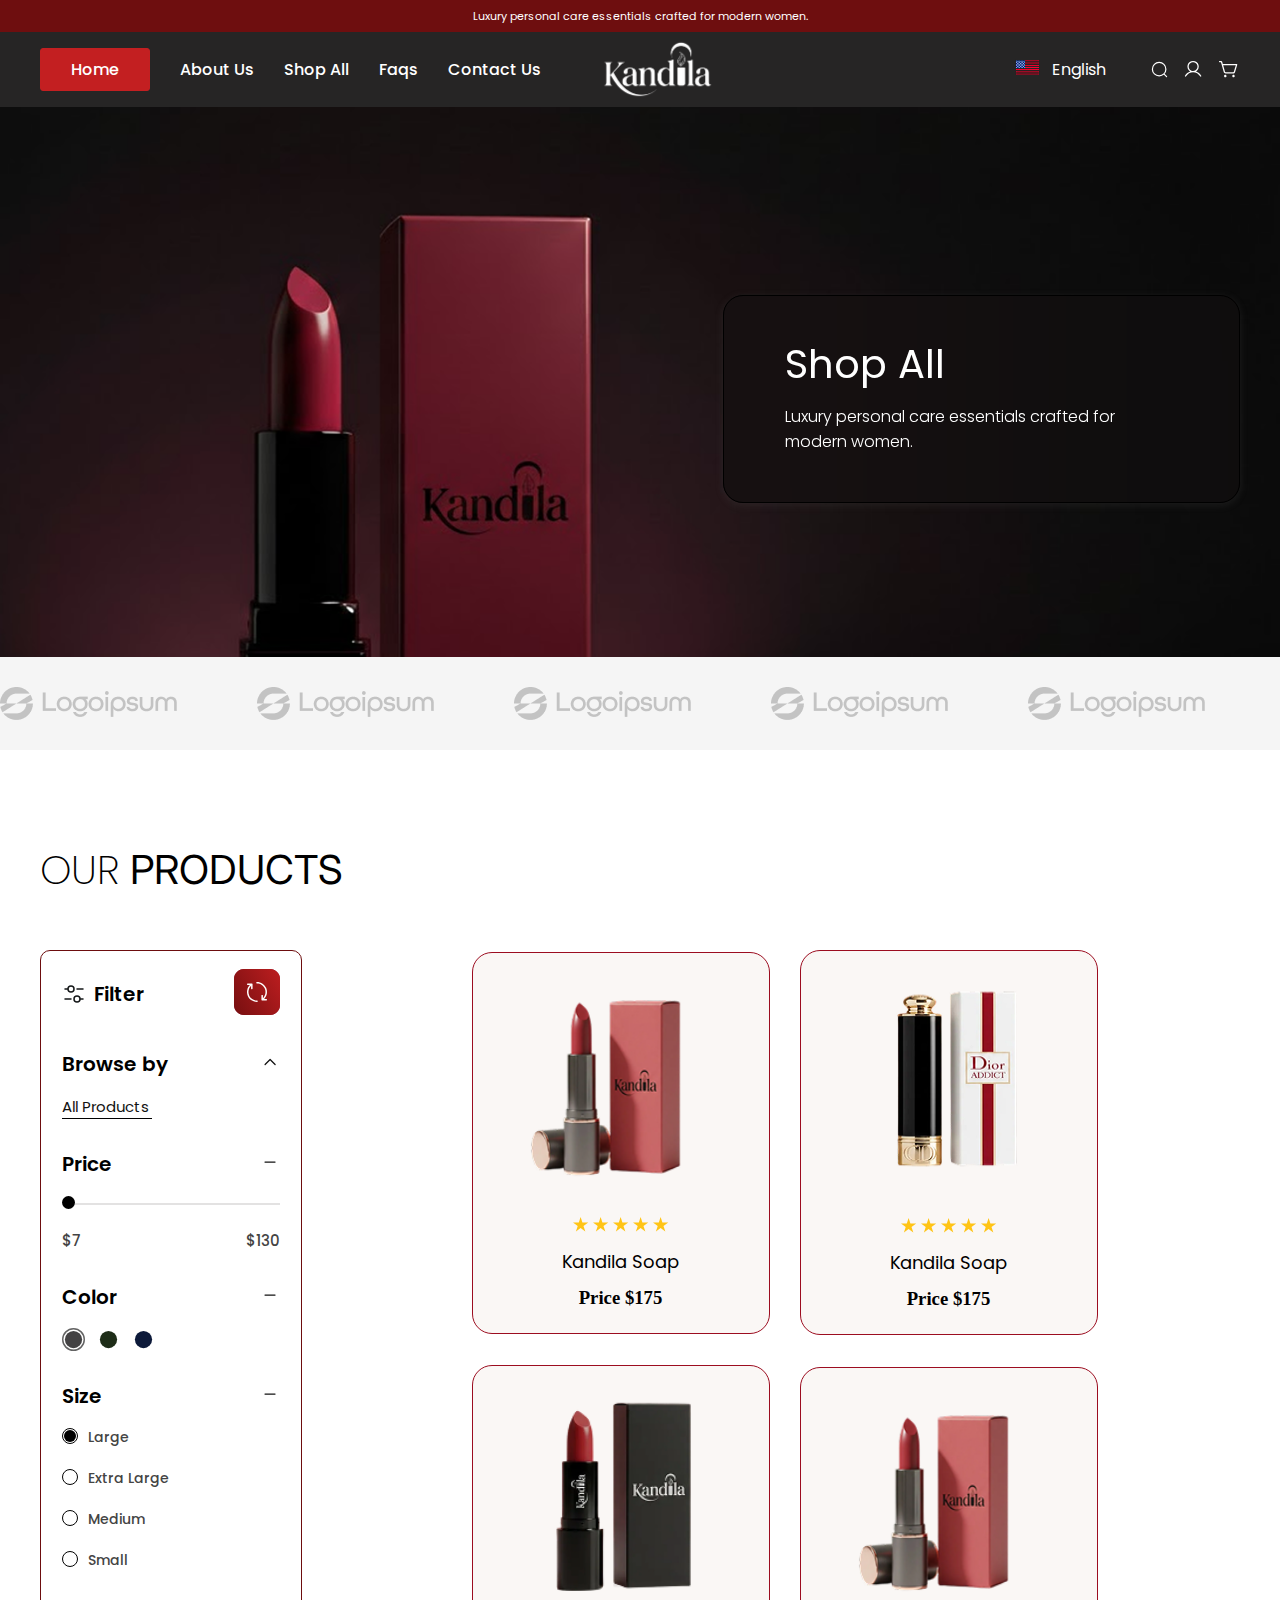
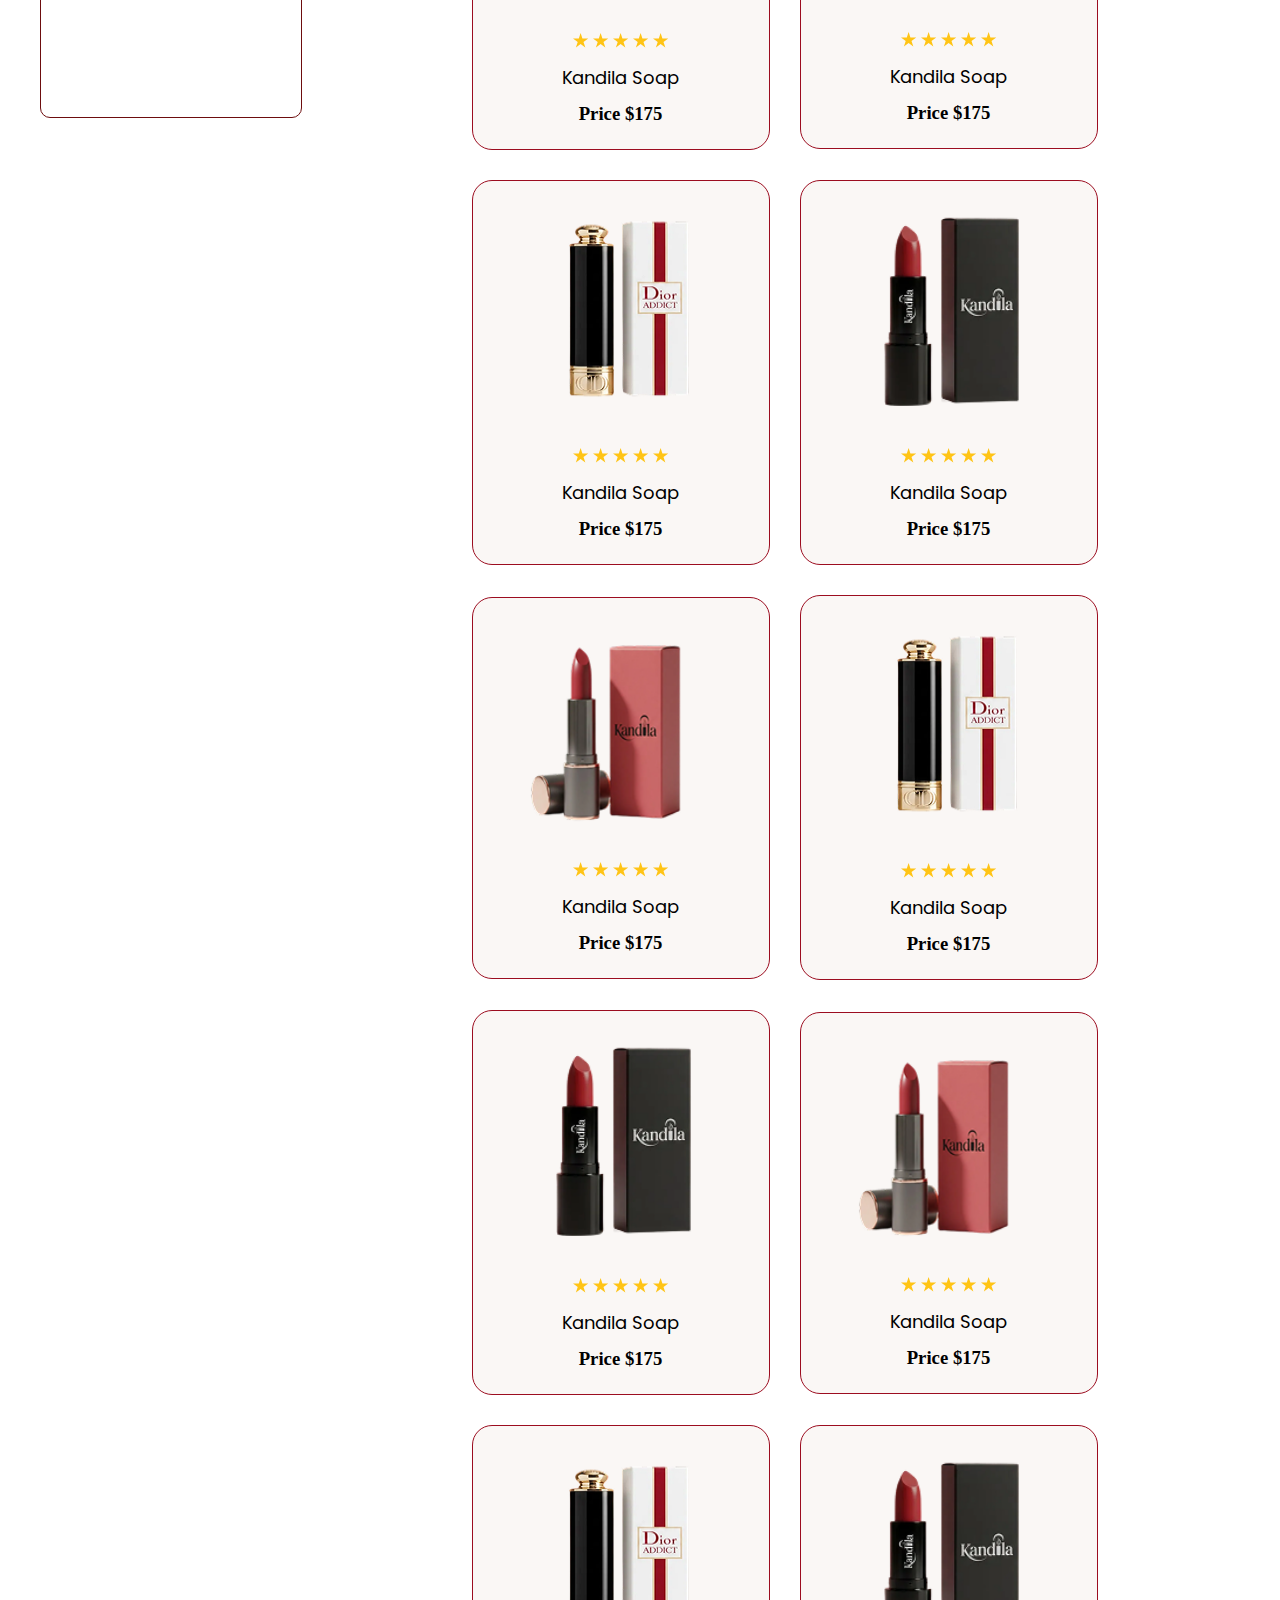
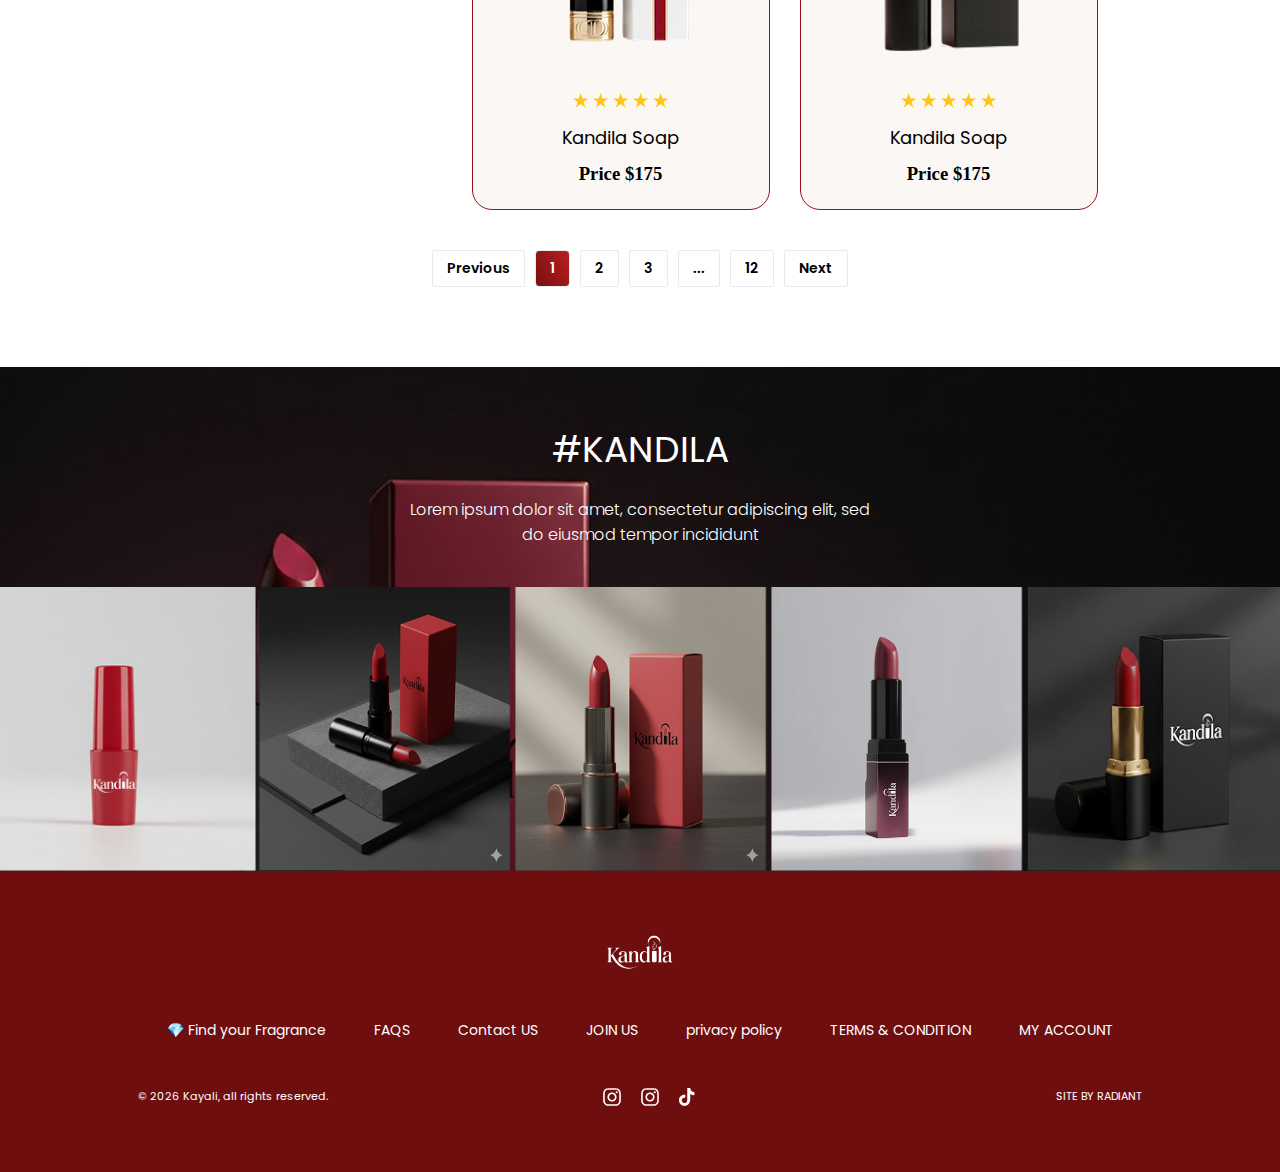
<file: page4.html>
<!doctype html>
<html lang="en">
  <head>
    <title>Shop All</title>
    <link rel="stylesheet" href="style.css" />
  </head>
  <body>
    <main>
     <header>
        <div class="first-text">
          <p>Luxury personal care essentials crafted for modern women.</p>
        </div>
        <section class="color">
          <div class="container head">
            <div class="list-logo">
              
              <ul class="list">
                <li class="Home"><a href="/index.html">Home</a></li>
                <li><a href="page2.html">About Us</a></li>
                <li><a href="/page4.html"> Shop All</a></li>
                <li><a href="/page6.html">Faqs</a></li>
                <li><a href="/page3.html">Contact Us</a></li>
              </ul>
              <div class="log">
                <img src="Designs/Mask group.png" alt="" />
              </div>
            </div>
            <div class="English">
              <div class="eng">
                <div><img src="Designs/Frame 2147226064.png" alt="" /></div>
                <h3>English</h3>
              </div>
              <div class="icons">
                <svg
                  width="17"
                  height="17"
                  viewBox="0 0 17 17"
                  fill="none"
                  xmlns="http://www.w3.org/2000/svg"
                >
                  <g clip-path="url(#clip0_13_38)">
                    <path
                      d="M13.1042 13.1042L15.5834 15.5833M14.875 8.14583C14.875 4.42942 11.8623 1.41667 8.14585 1.41667C4.42944 1.41667 1.41669 4.42942 1.41669 8.14583C1.41669 11.8623 4.42944 14.875 8.14585 14.875C11.8623 14.875 14.875 11.8623 14.875 8.14583Z"
                      stroke="white"
                      stroke-width="1.2"
                      stroke-linecap="round"
                      stroke-linejoin="round"
                    />
                  </g>
                  <defs>
                    <clipPath id="clip0_13_38">
                      <rect width="17" height="17" fill="white" />
                    </clipPath>
                  </defs>
                </svg>
                <svg
                  width="21"
                  height="21"
                  viewBox="0 0 21 21"
                  fill="none"
                  xmlns="http://www.w3.org/2000/svg"
                >
                  <path
                    d="M18.2047 16.7131C17.004 14.6373 15.1537 13.1489 12.9944 12.4434C14.0625 11.8075 14.8924 10.8386 15.3565 9.68553C15.8207 8.53242 15.8935 7.25883 15.5637 6.06035C15.234 4.86186 14.52 3.80474 13.5313 3.05134C12.5426 2.29793 11.334 1.8899 10.0909 1.8899C8.84791 1.8899 7.63926 2.29793 6.65058 3.05134C5.66191 3.80474 4.94788 4.86186 4.61814 6.06035C4.28841 7.25883 4.36121 8.53242 4.82536 9.68553C5.28951 10.8386 6.11934 11.8075 7.18743 12.4434C5.02813 13.1481 3.17787 14.6365 1.97721 16.7131C1.93318 16.7849 1.90397 16.8647 1.89132 16.948C1.87866 17.0313 1.88281 17.1162 1.90352 17.1979C1.92423 17.2795 1.96108 17.3562 2.01189 17.4233C2.06271 17.4905 2.12646 17.5468 2.19939 17.5889C2.27232 17.631 2.35294 17.6581 2.43651 17.6686C2.52008 17.679 2.60489 17.6727 2.68596 17.6498C2.76702 17.627 2.84268 17.5881 2.90848 17.5355C2.97428 17.483 3.02889 17.4178 3.06908 17.3438C4.55433 14.7769 7.17955 13.2443 10.0909 13.2443C13.0023 13.2443 15.6275 14.7769 17.1128 17.3438C17.153 17.4178 17.2076 17.483 17.2734 17.5355C17.3392 17.5881 17.4148 17.627 17.4959 17.6498C17.577 17.6727 17.6618 17.679 17.7454 17.6686C17.8289 17.6581 17.9095 17.631 17.9825 17.5889C18.0554 17.5468 18.1192 17.4905 18.17 17.4233C18.2208 17.3562 18.2576 17.2795 18.2783 17.1979C18.2991 17.1162 18.3032 17.0313 18.2905 16.948C18.2779 16.8647 18.2487 16.7849 18.2047 16.7131ZM5.67616 7.56818C5.67616 6.69502 5.93508 5.84147 6.42018 5.11547C6.90528 4.38946 7.59478 3.82361 8.40147 3.48946C9.20817 3.15532 10.0958 3.06789 10.9522 3.23824C11.8086 3.40858 12.5952 3.82905 13.2126 4.44647C13.8301 5.06388 14.2505 5.85052 14.4209 6.7069C14.5912 7.56328 14.5038 8.45095 14.1697 9.25764C13.8355 10.0643 13.2697 10.7538 12.5436 11.2389C11.8176 11.724 10.9641 11.983 10.0909 11.983C8.92045 11.9817 7.79826 11.5162 6.9706 10.6885C6.14294 9.86086 5.67741 8.73867 5.67616 7.56818Z"
                    fill="white"
                  />
                </svg>
                <svg
                  width="21"
                  height="21"
                  viewBox="0 0 21 21"
                  fill="none"
                  xmlns="http://www.w3.org/2000/svg"
                >
                  <path
                    d="M7.56818 17.0284C7.56818 17.2779 7.4942 17.5218 7.3556 17.7292C7.217 17.9366 7.02001 18.0983 6.78952 18.1938C6.55904 18.2892 6.30542 18.3142 6.06074 18.2655C5.81606 18.2169 5.5913 18.0967 5.4149 17.9203C5.2385 17.7439 5.11836 17.5192 5.06969 17.2745C5.02102 17.0298 5.046 16.7762 5.14147 16.5457C5.23694 16.3152 5.39861 16.1182 5.60604 15.9796C5.81347 15.841 6.05734 15.767 6.30682 15.767C6.64135 15.767 6.96219 15.8999 7.19874 16.1365C7.43529 16.373 7.56818 16.6939 7.56818 17.0284ZM14.5057 15.767C14.2562 15.767 14.0123 15.841 13.8049 15.9796C13.5975 16.1182 13.4358 16.3152 13.3403 16.5457C13.2449 16.7762 13.2199 17.0298 13.2686 17.2745C13.3172 17.5192 13.4374 17.7439 13.6138 17.9203C13.7902 18.0967 14.0149 18.2169 14.2596 18.2655C14.5043 18.3142 14.7579 18.2892 14.9884 18.1938C15.2189 18.0983 15.4159 17.9366 15.5545 17.7292C15.6931 17.5218 15.767 17.2779 15.767 17.0284C15.767 16.6939 15.6342 16.373 15.3976 16.1365C15.161 15.8999 14.8402 15.767 14.5057 15.767ZM18.2622 5.8614L16.013 13.1702C15.8952 13.5577 15.6557 13.8968 15.3299 14.1374C15.0041 14.3779 14.6095 14.5071 14.2045 14.5057H6.62768C6.21693 14.5041 5.81772 14.3696 5.48986 14.1222C5.16199 13.8747 4.92309 13.5277 4.80895 13.1332L1.95669 3.15341H0.630682C0.463415 3.15341 0.302998 3.08696 0.184722 2.96869C0.0664467 2.85041 0 2.68999 0 2.52273C0 2.35546 0.0664467 2.19504 0.184722 2.07677C0.302998 1.95849 0.463415 1.89204 0.630682 1.89204H1.95669C2.23057 1.89295 2.49679 1.98254 2.71551 2.14739C2.93422 2.31224 3.09366 2.54349 3.16996 2.80653L3.80932 5.04545H17.6591C17.7578 5.04542 17.8551 5.06854 17.9432 5.11297C18.0314 5.1574 18.1078 5.2219 18.1665 5.30126C18.2252 5.38063 18.2644 5.47266 18.281 5.56994C18.2976 5.66723 18.2912 5.76706 18.2622 5.8614ZM16.8053 6.30682H4.1696L6.02143 12.7871C6.05911 12.9188 6.13865 13.0347 6.24803 13.1172C6.35741 13.1997 6.49068 13.2443 6.62768 13.2443H14.2045C14.3395 13.2444 14.4709 13.2011 14.5794 13.121C14.688 13.0408 14.768 12.9279 14.8076 12.7989L16.8053 6.30682Z"
                    fill="white"
                  />
                </svg>
              </div>
            </div>
            <button class="menu-toggle">
              
              <label class="burger" for="burger">
  <input type="checkbox" id="burger">
  <span></span>
  <span></span>
  <span></span>
</label></button>
          </div>
        </section>
      </header>
      <section class="hero hero2">
         <div class="container main2">
            <div class="box2">
                <h1>Shop All</h1>
                <p>Luxury personal care essentials crafted for modern women.</p>
                
            </div>

         </div>
         
      </section>
      <div class="marquee">
          <div class="marquee-track">
            <img src="Designs/Frame (1).png" alt="" />
            <img src="Designs/Frame (1).png" alt="" /><img
              src="Designs/Frame (1).png"
              alt=""
            /><img src="Designs/Frame (1).png" alt="" /><img
              src="Designs/Frame (1).png"
              alt=""
            />
            <img src="Designs/Frame (1).png" alt="" /><img
              src="Designs/Frame (1).png"
              alt=""
            /><img src="Designs/Frame (1).png" alt="" />
            <img src="Designs/Frame (1).png" alt="" />
            <img src="Designs/Frame (1).png" alt="" /><img
              src="Designs/Frame (1).png"
              alt=""
            /><img src="Designs/Frame (1).png" alt="" />
            <img src="Designs/Frame (1).png" alt="" />
            <img src="Designs/Frame (1).png" alt="" /><img
              src="Designs/Frame (1).png"
              alt=""
            /><img src="Designs/Frame (1).png" alt="" />
          </div>
        </div>
      <section>
        <div class="container page4-content">
            <h1>OUR <span class="PRODUCTS">PRODUCTS</span></h1>
            <div class="page4-main-content">
                <div class="page4-left-content">
                    <div class="filter">
                        <div class="svg-text">
                        <svg width="24" height="24" viewBox="0 0 24 24" fill="none" xmlns="http://www.w3.org/2000/svg">
<path d="M3 7H6M6 7C6 8.65685 7.34315 10 9 10C10.6569 10 12 8.65685 12 7C12 5.34315 10.6569 4 9 4C7.34315 4 6 5.34315 6 7ZM3 17H9M18 17H21M18 17C18 18.6569 16.6569 20 15 20C13.3431 20 12 18.6569 12 17C12 15.3431 13.3431 14 15 14C16.6569 14 18 15.3431 18 17ZM15 7H21" stroke="#141718" stroke-width="1.5" stroke-linecap="round"/>
</svg>
<h2>Filter</h2>
                    </div>
                    <div>
                        <svg width="46" height="46" viewBox="0 0 46 46" fill="none" xmlns="http://www.w3.org/2000/svg">
<path d="M0 10C0 4.47715 4.47715 0 10 0H36C41.5228 0 46 4.47715 46 10V36C46 41.5228 41.5228 46 36 46H10C4.47715 46 0 41.5228 0 36V10Z" fill="#922346"/>
<path d="M0 10C0 4.47715 4.47715 0 10 0H36C41.5228 0 46 4.47715 46 10V36C46 41.5228 41.5228 46 36 46H10C4.47715 46 0 41.5228 0 36V10Z" fill="url(#paint0_linear_41_2571)"/>
<path d="M23 33C23.1965 33 23.3849 32.922 23.5238 32.783C23.6627 32.6441 23.7407 32.4557 23.7407 32.2593C23.7407 32.0628 23.6627 31.8744 23.5238 31.7355C23.3849 31.5966 23.1965 31.5185 23 31.5185C21.3017 31.5192 19.6419 31.0121 18.2341 30.0622C16.8262 29.1124 15.7346 27.7632 15.0994 26.1881C14.4642 24.6131 14.3146 22.884 14.6697 21.2233C15.0248 19.5625 15.8684 18.0458 17.0922 16.8682V19.4287C17.0922 19.6251 17.1702 19.8135 17.3091 19.9525C17.448 20.0914 17.6364 20.1694 17.8329 20.1694C18.0294 20.1694 18.2178 20.0914 18.3567 19.9525C18.4956 19.8135 18.5736 19.6251 18.5736 19.4287V15.3367C18.5736 15.1402 18.4956 14.9518 18.3567 14.8129C18.2178 14.674 18.0294 14.596 17.8329 14.596H13.7407C13.5443 14.596 13.3559 14.674 13.217 14.8129C13.078 14.9518 13 15.1402 13 15.3367C13 15.5332 13.078 15.7216 13.217 15.8605C13.3559 15.9994 13.5443 16.0774 13.7407 16.0774H15.7892C14.4306 17.4909 13.5177 19.2726 13.164 21.2009C12.8103 23.1293 13.0315 25.119 13.8 26.9226C14.5685 28.7262 15.8505 30.2639 17.4863 31.3445C19.1221 32.4251 21.0395 33.0008 23 33Z" fill="white"/>
<path d="M23 13C22.8035 13 22.6151 13.078 22.4762 13.217C22.3373 13.3559 22.2593 13.5443 22.2593 13.7407C22.2593 13.9372 22.3373 14.1256 22.4762 14.2645C22.6151 14.4034 22.8035 14.4815 23 14.4815C24.6985 14.4811 26.3583 14.9886 27.7661 15.9388C29.174 16.8889 30.2656 18.2383 30.9007 19.8136C31.5358 21.3888 31.6854 23.118 31.3303 24.7789C30.9752 26.4399 30.1316 27.9567 28.9078 29.1345V26.633C28.9078 26.4365 28.8298 26.2481 28.6909 26.1092C28.552 25.9703 28.3636 25.8923 28.1671 25.8923C27.9706 25.8923 27.7822 25.9703 27.6433 26.1092C27.5044 26.2481 27.4264 26.4365 27.4264 26.633V30.725C27.4264 30.9214 27.5044 31.1098 27.6433 31.2487C27.7822 31.3877 27.9706 31.4657 28.1671 31.4657H32.2593C32.4557 31.4657 32.6441 31.3877 32.783 31.2488C32.922 31.1098 33 30.9214 33 30.725C33 30.5285 32.922 30.3401 32.783 30.2012C32.6441 30.0623 32.4557 29.9842 32.2593 29.9842H30.1521C31.5276 28.5771 32.4572 26.7953 32.8244 24.8621C33.1916 22.929 32.9801 20.9304 32.2165 19.1169C31.4528 17.3034 30.1709 15.7556 28.5314 14.6675C26.8919 13.5794 24.9677 12.9993 23 13Z" fill="white"/>
<defs>
<linearGradient id="paint0_linear_41_2571" x1="50.7465" y1="-3.40599" x2="-16.4318" y2="34.4904" gradientUnits="userSpaceOnUse">
<stop stop-color="#C31F21"/>
<stop offset="1" stop-color="#6D0D0E"/>
</linearGradient>
</defs>
</svg>

                    </div>
                    </div>
                    <div class="Browse">
                        <h2>Browse by</h2>
                        <div><svg width="20" height="20" viewBox="0 0 20 20" fill="none" xmlns="http://www.w3.org/2000/svg">
<path d="M5.09766 12.5L10.0977 7.5L15.0977 12.5" stroke="#121212" stroke-width="1.25" stroke-linecap="round" stroke-linejoin="round"/>
</svg>
</div>
                    </div>
                    <h3>All Products</h3>
                    <div class="Browse care">
                        <h2>Price</h2>
                        <div><svg width="20" height="20" viewBox="0 0 20 20" fill="none" xmlns="http://www.w3.org/2000/svg">
<path d="M5 10H9.90234H15" stroke="#121212" stroke-width="1.25" stroke-linecap="round" stroke-linejoin="round"/>
</svg>
</div>
                    </div>
                    <div class="Browse">
                     <div>                  <svg width="13" height="13" viewBox="0 0 13 13" fill="none" xmlns="http://www.w3.org/2000/svg">
<circle cx="6.5" cy="6.5" r="6.5" fill="black"/>
</svg></div>
<div class="line"></div>
                    </div>
                    <div class="ppp">
                        <p>$7</p>
                        <p>$130</p>
                    </div>
                    <div class="Browse">
                        <h2>Color</h2>
                        <div><svg width="20" height="20" viewBox="0 0 20 20" fill="none" xmlns="http://www.w3.org/2000/svg">
<path d="M5 10H9.90234H15" stroke="#121212" stroke-width="1.25" stroke-linecap="round" stroke-linejoin="round"/>
</svg>
</div>
             </div>
             <div class="circle">
                <svg width="23" height="23" viewBox="0 0 23 23" fill="none" xmlns="http://www.w3.org/2000/svg">
<rect x="0.71875" y="0.71875" width="21.5625" height="21.5625" rx="10.7812" stroke="#636363" stroke-width="1.4375"/>
<circle cx="11.5" cy="11.5" r="8.625" fill="#434243"/>
</svg>
<svg width="23" height="23" viewBox="0 0 23 23" fill="none" xmlns="http://www.w3.org/2000/svg">
<circle cx="11.5" cy="11.5" r="8.625" fill="#1E2D18"/>
</svg>
<svg width="23" height="23" viewBox="0 0 23 23" fill="none" xmlns="http://www.w3.org/2000/svg">
<circle cx="11.5" cy="11.5" r="8.625" fill="#0D1A3A"/>
</svg>

             </div>
             <div class="Browse">
                <h2>Size</h2>
                <div><svg width="20" height="20" viewBox="0 0 20 20" fill="none" xmlns="http://www.w3.org/2000/svg">
<path d="M5 10H9.90234H15" stroke="#121212" stroke-width="1.25" stroke-linecap="round" stroke-linejoin="round"/>
</svg>
</div>
             </div>
             <div class="large-gap">
                <div><svg width="16" height="16" viewBox="0 0 16 16" fill="none" xmlns="http://www.w3.org/2000/svg">
<rect x="0.5" y="0.5" width="15" height="15" rx="7.5" stroke="black"/>
<circle cx="8" cy="8" r="6" fill="black"/>
</svg>
</div>
<p>Large</p>
             </div>
             <div class="large-gap">
                <div><svg width="16" height="16" viewBox="0 0 16 16" fill="none" xmlns="http://www.w3.org/2000/svg">
<rect x="0.5" y="0.5" width="15" height="15" rx="7.5" stroke="black"/>
</svg>
</div>
<p>Extra Large</p>
             </div>
             <div class="large-gap">
              <div><svg width="16" height="16" viewBox="0 0 16 16" fill="none" xmlns="http://www.w3.org/2000/svg">
<rect x="0.5" y="0.5" width="15" height="15" rx="7.5" stroke="black"/>
</svg>
</div>
<p>Medium</p>
</div>
             <div class="large-gap">
                      <div><svg width="16" height="16" viewBox="0 0 16 16" fill="none" xmlns="http://www.w3.org/2000/svg">
<rect x="0.5" y="0.5" width="15" height="15" rx="7.5" stroke="black"/>
</svg>
</div>
<p>Small</p>
             </div>
                </div>
                <div>
                    <div class="page4-right-content">
                        <div class="div1">
                        <div class="heigh"><img src="Designs/page4(1).png" alt=""></div>
                        <div>
                            <svg width="16" height="15" viewBox="0 0 16 15" fill="none" xmlns="http://www.w3.org/2000/svg">
<path d="M7.6084 0L9.40451 5.52786H15.2169L10.5146 8.94427L12.3107 14.4721L7.6084 11.0557L2.90612 14.4721L4.70223 8.94427L-5.38826e-05 5.52786H5.81229L7.6084 0Z" fill="#FFC415"/>
</svg>
<svg width="16" height="15" viewBox="0 0 16 15" fill="none" xmlns="http://www.w3.org/2000/svg">
<path d="M7.6084 0L9.40451 5.52786H15.2169L10.5146 8.94427L12.3107 14.4721L7.6084 11.0557L2.90612 14.4721L4.70223 8.94427L-5.38826e-05 5.52786H5.81229L7.6084 0Z" fill="#FFC415"/>
</svg>
<svg width="16" height="15" viewBox="0 0 16 15" fill="none" xmlns="http://www.w3.org/2000/svg">
<path d="M7.6084 0L9.40451 5.52786H15.2169L10.5146 8.94427L12.3107 14.4721L7.6084 11.0557L2.90612 14.4721L4.70223 8.94427L-5.38826e-05 5.52786H5.81229L7.6084 0Z" fill="#FFC415"/>
</svg>
<svg width="16" height="15" viewBox="0 0 16 15" fill="none" xmlns="http://www.w3.org/2000/svg">
<path d="M7.6084 0L9.40451 5.52786H15.2169L10.5146 8.94427L12.3107 14.4721L7.6084 11.0557L2.90612 14.4721L4.70223 8.94427L-5.38826e-05 5.52786H5.81229L7.6084 0Z" fill="#FFC415"/>
</svg>
<svg width="16" height="15" viewBox="0 0 16 15" fill="none" xmlns="http://www.w3.org/2000/svg">
<path d="M7.6084 0L9.40451 5.52786H15.2169L10.5146 8.94427L12.3107 14.4721L7.6084 11.0557L2.90612 14.4721L4.70223 8.94427L-5.38826e-05 5.52786H5.81229L7.6084 0Z" fill="#FFC415"/>
</svg>

                        </div>
                        <h1>Kandila Soap</h1>
                        <h3>Price $175</h3>
                    </div>
                    <div class="div1">
                        <div class="hei"><img src="Designs/page4(2).png" alt=""></div>
                        <div>
                            <svg width="16" height="15" viewBox="0 0 16 15" fill="none" xmlns="http://www.w3.org/2000/svg">
<path d="M7.6084 0L9.40451 5.52786H15.2169L10.5146 8.94427L12.3107 14.4721L7.6084 11.0557L2.90612 14.4721L4.70223 8.94427L-5.38826e-05 5.52786H5.81229L7.6084 0Z" fill="#FFC415"/>
</svg>
<svg width="16" height="15" viewBox="0 0 16 15" fill="none" xmlns="http://www.w3.org/2000/svg">
<path d="M7.6084 0L9.40451 5.52786H15.2169L10.5146 8.94427L12.3107 14.4721L7.6084 11.0557L2.90612 14.4721L4.70223 8.94427L-5.38826e-05 5.52786H5.81229L7.6084 0Z" fill="#FFC415"/>
</svg>
<svg width="16" height="15" viewBox="0 0 16 15" fill="none" xmlns="http://www.w3.org/2000/svg">
<path d="M7.6084 0L9.40451 5.52786H15.2169L10.5146 8.94427L12.3107 14.4721L7.6084 11.0557L2.90612 14.4721L4.70223 8.94427L-5.38826e-05 5.52786H5.81229L7.6084 0Z" fill="#FFC415"/>
</svg>
<svg width="16" height="15" viewBox="0 0 16 15" fill="none" xmlns="http://www.w3.org/2000/svg">
<path d="M7.6084 0L9.40451 5.52786H15.2169L10.5146 8.94427L12.3107 14.4721L7.6084 11.0557L2.90612 14.4721L4.70223 8.94427L-5.38826e-05 5.52786H5.81229L7.6084 0Z" fill="#FFC415"/>
</svg>
<svg width="16" height="15" viewBox="0 0 16 15" fill="none" xmlns="http://www.w3.org/2000/svg">
<path d="M7.6084 0L9.40451 5.52786H15.2169L10.5146 8.94427L12.3107 14.4721L7.6084 11.0557L2.90612 14.4721L4.70223 8.94427L-5.38826e-05 5.52786H5.81229L7.6084 0Z" fill="#FFC415"/>
</svg>

                        </div>
                        <h1>Kandila Soap</h1>
                        <h3>Price $175</h3>
                    </div>
                    <div class="div1">
                        <div class="heig"><img src="Designs/page4(3).png" alt=""></div>
                        <div>
                            <svg width="16" height="15" viewBox="0 0 16 15" fill="none" xmlns="http://www.w3.org/2000/svg">
<path d="M7.6084 0L9.40451 5.52786H15.2169L10.5146 8.94427L12.3107 14.4721L7.6084 11.0557L2.90612 14.4721L4.70223 8.94427L-5.38826e-05 5.52786H5.81229L7.6084 0Z" fill="#FFC415"/>
</svg>
<svg width="16" height="15" viewBox="0 0 16 15" fill="none" xmlns="http://www.w3.org/2000/svg">
<path d="M7.6084 0L9.40451 5.52786H15.2169L10.5146 8.94427L12.3107 14.4721L7.6084 11.0557L2.90612 14.4721L4.70223 8.94427L-5.38826e-05 5.52786H5.81229L7.6084 0Z" fill="#FFC415"/>
</svg>
<svg width="16" height="15" viewBox="0 0 16 15" fill="none" xmlns="http://www.w3.org/2000/svg">
<path d="M7.6084 0L9.40451 5.52786H15.2169L10.5146 8.94427L12.3107 14.4721L7.6084 11.0557L2.90612 14.4721L4.70223 8.94427L-5.38826e-05 5.52786H5.81229L7.6084 0Z" fill="#FFC415"/>
</svg>
<svg width="16" height="15" viewBox="0 0 16 15" fill="none" xmlns="http://www.w3.org/2000/svg">
<path d="M7.6084 0L9.40451 5.52786H15.2169L10.5146 8.94427L12.3107 14.4721L7.6084 11.0557L2.90612 14.4721L4.70223 8.94427L-5.38826e-05 5.52786H5.81229L7.6084 0Z" fill="#FFC415"/>
</svg>
<svg width="16" height="15" viewBox="0 0 16 15" fill="none" xmlns="http://www.w3.org/2000/svg">
<path d="M7.6084 0L9.40451 5.52786H15.2169L10.5146 8.94427L12.3107 14.4721L7.6084 11.0557L2.90612 14.4721L4.70223 8.94427L-5.38826e-05 5.52786H5.81229L7.6084 0Z" fill="#FFC415"/>
</svg>

                        </div>
                        <h1>Kandila Soap</h1>
                        <h3>Price $175</h3>
                    </div>
                        <div class="div1">
                        <div class="heigh"><img src="Designs/page4(1).png" alt=""></div>
                        <div>
                            <svg width="16" height="15" viewBox="0 0 16 15" fill="none" xmlns="http://www.w3.org/2000/svg">
<path d="M7.6084 0L9.40451 5.52786H15.2169L10.5146 8.94427L12.3107 14.4721L7.6084 11.0557L2.90612 14.4721L4.70223 8.94427L-5.38826e-05 5.52786H5.81229L7.6084 0Z" fill="#FFC415"/>
</svg>
<svg width="16" height="15" viewBox="0 0 16 15" fill="none" xmlns="http://www.w3.org/2000/svg">
<path d="M7.6084 0L9.40451 5.52786H15.2169L10.5146 8.94427L12.3107 14.4721L7.6084 11.0557L2.90612 14.4721L4.70223 8.94427L-5.38826e-05 5.52786H5.81229L7.6084 0Z" fill="#FFC415"/>
</svg>
<svg width="16" height="15" viewBox="0 0 16 15" fill="none" xmlns="http://www.w3.org/2000/svg">
<path d="M7.6084 0L9.40451 5.52786H15.2169L10.5146 8.94427L12.3107 14.4721L7.6084 11.0557L2.90612 14.4721L4.70223 8.94427L-5.38826e-05 5.52786H5.81229L7.6084 0Z" fill="#FFC415"/>
</svg>
<svg width="16" height="15" viewBox="0 0 16 15" fill="none" xmlns="http://www.w3.org/2000/svg">
<path d="M7.6084 0L9.40451 5.52786H15.2169L10.5146 8.94427L12.3107 14.4721L7.6084 11.0557L2.90612 14.4721L4.70223 8.94427L-5.38826e-05 5.52786H5.81229L7.6084 0Z" fill="#FFC415"/>
</svg>
<svg width="16" height="15" viewBox="0 0 16 15" fill="none" xmlns="http://www.w3.org/2000/svg">
<path d="M7.6084 0L9.40451 5.52786H15.2169L10.5146 8.94427L12.3107 14.4721L7.6084 11.0557L2.90612 14.4721L4.70223 8.94427L-5.38826e-05 5.52786H5.81229L7.6084 0Z" fill="#FFC415"/>
</svg>

                        </div>
                        <h1>Kandila Soap</h1>
                        <h3>Price $175</h3>
                    </div>
                    <div class="div1">
                        <div class="hei"><img src="Designs/page4(2).png" alt=""></div>
                        <div>
                            <svg width="16" height="15" viewBox="0 0 16 15" fill="none" xmlns="http://www.w3.org/2000/svg">
<path d="M7.6084 0L9.40451 5.52786H15.2169L10.5146 8.94427L12.3107 14.4721L7.6084 11.0557L2.90612 14.4721L4.70223 8.94427L-5.38826e-05 5.52786H5.81229L7.6084 0Z" fill="#FFC415"/>
</svg>
<svg width="16" height="15" viewBox="0 0 16 15" fill="none" xmlns="http://www.w3.org/2000/svg">
<path d="M7.6084 0L9.40451 5.52786H15.2169L10.5146 8.94427L12.3107 14.4721L7.6084 11.0557L2.90612 14.4721L4.70223 8.94427L-5.38826e-05 5.52786H5.81229L7.6084 0Z" fill="#FFC415"/>
</svg>
<svg width="16" height="15" viewBox="0 0 16 15" fill="none" xmlns="http://www.w3.org/2000/svg">
<path d="M7.6084 0L9.40451 5.52786H15.2169L10.5146 8.94427L12.3107 14.4721L7.6084 11.0557L2.90612 14.4721L4.70223 8.94427L-5.38826e-05 5.52786H5.81229L7.6084 0Z" fill="#FFC415"/>
</svg>
<svg width="16" height="15" viewBox="0 0 16 15" fill="none" xmlns="http://www.w3.org/2000/svg">
<path d="M7.6084 0L9.40451 5.52786H15.2169L10.5146 8.94427L12.3107 14.4721L7.6084 11.0557L2.90612 14.4721L4.70223 8.94427L-5.38826e-05 5.52786H5.81229L7.6084 0Z" fill="#FFC415"/>
</svg>
<svg width="16" height="15" viewBox="0 0 16 15" fill="none" xmlns="http://www.w3.org/2000/svg">
<path d="M7.6084 0L9.40451 5.52786H15.2169L10.5146 8.94427L12.3107 14.4721L7.6084 11.0557L2.90612 14.4721L4.70223 8.94427L-5.38826e-05 5.52786H5.81229L7.6084 0Z" fill="#FFC415"/>
</svg>

                        </div>
                        <h1>Kandila Soap</h1>
                        <h3>Price $175</h3>
                    </div>
                    <div class="div1">
                        <div class="heig"><img src="Designs/page4(3).png" alt=""></div>
                        <div>
                            <svg width="16" height="15" viewBox="0 0 16 15" fill="none" xmlns="http://www.w3.org/2000/svg">
<path d="M7.6084 0L9.40451 5.52786H15.2169L10.5146 8.94427L12.3107 14.4721L7.6084 11.0557L2.90612 14.4721L4.70223 8.94427L-5.38826e-05 5.52786H5.81229L7.6084 0Z" fill="#FFC415"/>
</svg>
<svg width="16" height="15" viewBox="0 0 16 15" fill="none" xmlns="http://www.w3.org/2000/svg">
<path d="M7.6084 0L9.40451 5.52786H15.2169L10.5146 8.94427L12.3107 14.4721L7.6084 11.0557L2.90612 14.4721L4.70223 8.94427L-5.38826e-05 5.52786H5.81229L7.6084 0Z" fill="#FFC415"/>
</svg>
<svg width="16" height="15" viewBox="0 0 16 15" fill="none" xmlns="http://www.w3.org/2000/svg">
<path d="M7.6084 0L9.40451 5.52786H15.2169L10.5146 8.94427L12.3107 14.4721L7.6084 11.0557L2.90612 14.4721L4.70223 8.94427L-5.38826e-05 5.52786H5.81229L7.6084 0Z" fill="#FFC415"/>
</svg>
<svg width="16" height="15" viewBox="0 0 16 15" fill="none" xmlns="http://www.w3.org/2000/svg">
<path d="M7.6084 0L9.40451 5.52786H15.2169L10.5146 8.94427L12.3107 14.4721L7.6084 11.0557L2.90612 14.4721L4.70223 8.94427L-5.38826e-05 5.52786H5.81229L7.6084 0Z" fill="#FFC415"/>
</svg>
<svg width="16" height="15" viewBox="0 0 16 15" fill="none" xmlns="http://www.w3.org/2000/svg">
<path d="M7.6084 0L9.40451 5.52786H15.2169L10.5146 8.94427L12.3107 14.4721L7.6084 11.0557L2.90612 14.4721L4.70223 8.94427L-5.38826e-05 5.52786H5.81229L7.6084 0Z" fill="#FFC415"/>
</svg>

                        </div>
                        <h1>Kandila Soap</h1>
                        <h3>Price $175</h3>
                    </div>
                        <div class="div1">
                        <div class="heigh"><img src="Designs/page4(1).png" alt=""></div>
                        <div>
                            <svg width="16" height="15" viewBox="0 0 16 15" fill="none" xmlns="http://www.w3.org/2000/svg">
<path d="M7.6084 0L9.40451 5.52786H15.2169L10.5146 8.94427L12.3107 14.4721L7.6084 11.0557L2.90612 14.4721L4.70223 8.94427L-5.38826e-05 5.52786H5.81229L7.6084 0Z" fill="#FFC415"/>
</svg>
<svg width="16" height="15" viewBox="0 0 16 15" fill="none" xmlns="http://www.w3.org/2000/svg">
<path d="M7.6084 0L9.40451 5.52786H15.2169L10.5146 8.94427L12.3107 14.4721L7.6084 11.0557L2.90612 14.4721L4.70223 8.94427L-5.38826e-05 5.52786H5.81229L7.6084 0Z" fill="#FFC415"/>
</svg>
<svg width="16" height="15" viewBox="0 0 16 15" fill="none" xmlns="http://www.w3.org/2000/svg">
<path d="M7.6084 0L9.40451 5.52786H15.2169L10.5146 8.94427L12.3107 14.4721L7.6084 11.0557L2.90612 14.4721L4.70223 8.94427L-5.38826e-05 5.52786H5.81229L7.6084 0Z" fill="#FFC415"/>
</svg>
<svg width="16" height="15" viewBox="0 0 16 15" fill="none" xmlns="http://www.w3.org/2000/svg">
<path d="M7.6084 0L9.40451 5.52786H15.2169L10.5146 8.94427L12.3107 14.4721L7.6084 11.0557L2.90612 14.4721L4.70223 8.94427L-5.38826e-05 5.52786H5.81229L7.6084 0Z" fill="#FFC415"/>
</svg>
<svg width="16" height="15" viewBox="0 0 16 15" fill="none" xmlns="http://www.w3.org/2000/svg">
<path d="M7.6084 0L9.40451 5.52786H15.2169L10.5146 8.94427L12.3107 14.4721L7.6084 11.0557L2.90612 14.4721L4.70223 8.94427L-5.38826e-05 5.52786H5.81229L7.6084 0Z" fill="#FFC415"/>
</svg>

                        </div>
                        <h1>Kandila Soap</h1>
                        <h3>Price $175</h3>
                    </div>
                    <div class="div1">
                        <div class="hei"><img src="Designs/page4(2).png" alt=""></div>
                        <div>
                            <svg width="16" height="15" viewBox="0 0 16 15" fill="none" xmlns="http://www.w3.org/2000/svg">
<path d="M7.6084 0L9.40451 5.52786H15.2169L10.5146 8.94427L12.3107 14.4721L7.6084 11.0557L2.90612 14.4721L4.70223 8.94427L-5.38826e-05 5.52786H5.81229L7.6084 0Z" fill="#FFC415"/>
</svg>
<svg width="16" height="15" viewBox="0 0 16 15" fill="none" xmlns="http://www.w3.org/2000/svg">
<path d="M7.6084 0L9.40451 5.52786H15.2169L10.5146 8.94427L12.3107 14.4721L7.6084 11.0557L2.90612 14.4721L4.70223 8.94427L-5.38826e-05 5.52786H5.81229L7.6084 0Z" fill="#FFC415"/>
</svg>
<svg width="16" height="15" viewBox="0 0 16 15" fill="none" xmlns="http://www.w3.org/2000/svg">
<path d="M7.6084 0L9.40451 5.52786H15.2169L10.5146 8.94427L12.3107 14.4721L7.6084 11.0557L2.90612 14.4721L4.70223 8.94427L-5.38826e-05 5.52786H5.81229L7.6084 0Z" fill="#FFC415"/>
</svg>
<svg width="16" height="15" viewBox="0 0 16 15" fill="none" xmlns="http://www.w3.org/2000/svg">
<path d="M7.6084 0L9.40451 5.52786H15.2169L10.5146 8.94427L12.3107 14.4721L7.6084 11.0557L2.90612 14.4721L4.70223 8.94427L-5.38826e-05 5.52786H5.81229L7.6084 0Z" fill="#FFC415"/>
</svg>
<svg width="16" height="15" viewBox="0 0 16 15" fill="none" xmlns="http://www.w3.org/2000/svg">
<path d="M7.6084 0L9.40451 5.52786H15.2169L10.5146 8.94427L12.3107 14.4721L7.6084 11.0557L2.90612 14.4721L4.70223 8.94427L-5.38826e-05 5.52786H5.81229L7.6084 0Z" fill="#FFC415"/>
</svg>

                        </div>
                        <h1>Kandila Soap</h1>
                        <h3>Price $175</h3>
                    </div>
                    <div class="div1">
                        <div class="heig"><img src="Designs/page4(3).png" alt=""></div>
                        <div>
                            <svg width="16" height="15" viewBox="0 0 16 15" fill="none" xmlns="http://www.w3.org/2000/svg">
<path d="M7.6084 0L9.40451 5.52786H15.2169L10.5146 8.94427L12.3107 14.4721L7.6084 11.0557L2.90612 14.4721L4.70223 8.94427L-5.38826e-05 5.52786H5.81229L7.6084 0Z" fill="#FFC415"/>
</svg>
<svg width="16" height="15" viewBox="0 0 16 15" fill="none" xmlns="http://www.w3.org/2000/svg">
<path d="M7.6084 0L9.40451 5.52786H15.2169L10.5146 8.94427L12.3107 14.4721L7.6084 11.0557L2.90612 14.4721L4.70223 8.94427L-5.38826e-05 5.52786H5.81229L7.6084 0Z" fill="#FFC415"/>
</svg>
<svg width="16" height="15" viewBox="0 0 16 15" fill="none" xmlns="http://www.w3.org/2000/svg">
<path d="M7.6084 0L9.40451 5.52786H15.2169L10.5146 8.94427L12.3107 14.4721L7.6084 11.0557L2.90612 14.4721L4.70223 8.94427L-5.38826e-05 5.52786H5.81229L7.6084 0Z" fill="#FFC415"/>
</svg>
<svg width="16" height="15" viewBox="0 0 16 15" fill="none" xmlns="http://www.w3.org/2000/svg">
<path d="M7.6084 0L9.40451 5.52786H15.2169L10.5146 8.94427L12.3107 14.4721L7.6084 11.0557L2.90612 14.4721L4.70223 8.94427L-5.38826e-05 5.52786H5.81229L7.6084 0Z" fill="#FFC415"/>
</svg>
<svg width="16" height="15" viewBox="0 0 16 15" fill="none" xmlns="http://www.w3.org/2000/svg">
<path d="M7.6084 0L9.40451 5.52786H15.2169L10.5146 8.94427L12.3107 14.4721L7.6084 11.0557L2.90612 14.4721L4.70223 8.94427L-5.38826e-05 5.52786H5.81229L7.6084 0Z" fill="#FFC415"/>
</svg>

                        </div>
                        <h1>Kandila Soap</h1>
                        <h3>Price $175</h3>
                    </div>
                        <div class="div1">
                        <div class="heigh"><img src="Designs/page4(1).png" alt=""></div>
                        <div>
                            <svg width="16" height="15" viewBox="0 0 16 15" fill="none" xmlns="http://www.w3.org/2000/svg">
<path d="M7.6084 0L9.40451 5.52786H15.2169L10.5146 8.94427L12.3107 14.4721L7.6084 11.0557L2.90612 14.4721L4.70223 8.94427L-5.38826e-05 5.52786H5.81229L7.6084 0Z" fill="#FFC415"/>
</svg>
<svg width="16" height="15" viewBox="0 0 16 15" fill="none" xmlns="http://www.w3.org/2000/svg">
<path d="M7.6084 0L9.40451 5.52786H15.2169L10.5146 8.94427L12.3107 14.4721L7.6084 11.0557L2.90612 14.4721L4.70223 8.94427L-5.38826e-05 5.52786H5.81229L7.6084 0Z" fill="#FFC415"/>
</svg>
<svg width="16" height="15" viewBox="0 0 16 15" fill="none" xmlns="http://www.w3.org/2000/svg">
<path d="M7.6084 0L9.40451 5.52786H15.2169L10.5146 8.94427L12.3107 14.4721L7.6084 11.0557L2.90612 14.4721L4.70223 8.94427L-5.38826e-05 5.52786H5.81229L7.6084 0Z" fill="#FFC415"/>
</svg>
<svg width="16" height="15" viewBox="0 0 16 15" fill="none" xmlns="http://www.w3.org/2000/svg">
<path d="M7.6084 0L9.40451 5.52786H15.2169L10.5146 8.94427L12.3107 14.4721L7.6084 11.0557L2.90612 14.4721L4.70223 8.94427L-5.38826e-05 5.52786H5.81229L7.6084 0Z" fill="#FFC415"/>
</svg>
<svg width="16" height="15" viewBox="0 0 16 15" fill="none" xmlns="http://www.w3.org/2000/svg">
<path d="M7.6084 0L9.40451 5.52786H15.2169L10.5146 8.94427L12.3107 14.4721L7.6084 11.0557L2.90612 14.4721L4.70223 8.94427L-5.38826e-05 5.52786H5.81229L7.6084 0Z" fill="#FFC415"/>
</svg>

                        </div>
                        <h1>Kandila Soap</h1>
                        <h3>Price $175</h3>
                    </div>
                    <div class="div1">
                        <div class="hei"><img src="Designs/page4(2).png" alt=""></div>
                        <div>
                            <svg width="16" height="15" viewBox="0 0 16 15" fill="none" xmlns="http://www.w3.org/2000/svg">
<path d="M7.6084 0L9.40451 5.52786H15.2169L10.5146 8.94427L12.3107 14.4721L7.6084 11.0557L2.90612 14.4721L4.70223 8.94427L-5.38826e-05 5.52786H5.81229L7.6084 0Z" fill="#FFC415"/>
</svg>
<svg width="16" height="15" viewBox="0 0 16 15" fill="none" xmlns="http://www.w3.org/2000/svg">
<path d="M7.6084 0L9.40451 5.52786H15.2169L10.5146 8.94427L12.3107 14.4721L7.6084 11.0557L2.90612 14.4721L4.70223 8.94427L-5.38826e-05 5.52786H5.81229L7.6084 0Z" fill="#FFC415"/>
</svg>
<svg width="16" height="15" viewBox="0 0 16 15" fill="none" xmlns="http://www.w3.org/2000/svg">
<path d="M7.6084 0L9.40451 5.52786H15.2169L10.5146 8.94427L12.3107 14.4721L7.6084 11.0557L2.90612 14.4721L4.70223 8.94427L-5.38826e-05 5.52786H5.81229L7.6084 0Z" fill="#FFC415"/>
</svg>
<svg width="16" height="15" viewBox="0 0 16 15" fill="none" xmlns="http://www.w3.org/2000/svg">
<path d="M7.6084 0L9.40451 5.52786H15.2169L10.5146 8.94427L12.3107 14.4721L7.6084 11.0557L2.90612 14.4721L4.70223 8.94427L-5.38826e-05 5.52786H5.81229L7.6084 0Z" fill="#FFC415"/>
</svg>
<svg width="16" height="15" viewBox="0 0 16 15" fill="none" xmlns="http://www.w3.org/2000/svg">
<path d="M7.6084 0L9.40451 5.52786H15.2169L10.5146 8.94427L12.3107 14.4721L7.6084 11.0557L2.90612 14.4721L4.70223 8.94427L-5.38826e-05 5.52786H5.81229L7.6084 0Z" fill="#FFC415"/>
</svg>

                        </div>
                        <h1>Kandila Soap</h1>
                        <h3>Price $175</h3>
                    </div>
                    <div class="div1">
                        <div class="heig"><img src="Designs/page4(3).png" alt=""></div>
                        <div>
                            <svg width="16" height="15" viewBox="0 0 16 15" fill="none" xmlns="http://www.w3.org/2000/svg">
<path d="M7.6084 0L9.40451 5.52786H15.2169L10.5146 8.94427L12.3107 14.4721L7.6084 11.0557L2.90612 14.4721L4.70223 8.94427L-5.38826e-05 5.52786H5.81229L7.6084 0Z" fill="#FFC415"/>
</svg>
<svg width="16" height="15" viewBox="0 0 16 15" fill="none" xmlns="http://www.w3.org/2000/svg">
<path d="M7.6084 0L9.40451 5.52786H15.2169L10.5146 8.94427L12.3107 14.4721L7.6084 11.0557L2.90612 14.4721L4.70223 8.94427L-5.38826e-05 5.52786H5.81229L7.6084 0Z" fill="#FFC415"/>
</svg>
<svg width="16" height="15" viewBox="0 0 16 15" fill="none" xmlns="http://www.w3.org/2000/svg">
<path d="M7.6084 0L9.40451 5.52786H15.2169L10.5146 8.94427L12.3107 14.4721L7.6084 11.0557L2.90612 14.4721L4.70223 8.94427L-5.38826e-05 5.52786H5.81229L7.6084 0Z" fill="#FFC415"/>
</svg>
<svg width="16" height="15" viewBox="0 0 16 15" fill="none" xmlns="http://www.w3.org/2000/svg">
<path d="M7.6084 0L9.40451 5.52786H15.2169L10.5146 8.94427L12.3107 14.4721L7.6084 11.0557L2.90612 14.4721L4.70223 8.94427L-5.38826e-05 5.52786H5.81229L7.6084 0Z" fill="#FFC415"/>
</svg>
<svg width="16" height="15" viewBox="0 0 16 15" fill="none" xmlns="http://www.w3.org/2000/svg">
<path d="M7.6084 0L9.40451 5.52786H15.2169L10.5146 8.94427L12.3107 14.4721L7.6084 11.0557L2.90612 14.4721L4.70223 8.94427L-5.38826e-05 5.52786H5.81229L7.6084 0Z" fill="#FFC415"/>
</svg>

                        </div>
                        <h1>Kandila Soap</h1>
                        <h3>Price $175</h3>
                    </div>
                    </div>
                   
                    
                </div>
            </div>
            <div class="desi">
                <p class="des">Previous</p>
                <p class="des de">1</p>
                <p class="des">2</p>
                <p class="des">3</p>
                <p class="des">...</p>
                <p class="des">12</p>
                <p class="des">Next</p>
            </div>
        </div>
      </section>
      <footer class="back-img">
        <div class="bottom">
            <h1>#KANDILA</h1>
            <p>Lorem ipsum dolor sit amet, consectetur adipiscing elit, sed do eiusmod tempor incididunt </p>

        </div>
        <div class="bottom-images">
            <img src="Designs/item0.png" alt="">
            <img src="Designs/Item.png" alt="">
            <img src="Designs/Item (1).png" alt="">
            <img src="Designs/Item (2).png" alt="">
            <img src="Designs/Item (3).png" alt="">
        </div>
        <div class="bottom-main">
            <div class="mask1"><img src="Designs/Mask group (1).png" alt=""></div>
            <div class="bottom-list">
                <p>💎 Find your Fragrance</p>
                <p>FAQS</p>
                <p>Contact US</p>
                <p>JOIN US</p>
                <P>privacy policy</P>
                <p>TERMS & CONDITION</p>
                <P>MY ACCOUNT</P>
            </div>
            <div class="bottom-text">
                <p>© 2026 Kayali, all rights reserved.</p>
                <div class="bottom-icons">
                    <svg width="18" height="18" viewBox="0 0 18 18" fill="none" xmlns="http://www.w3.org/2000/svg">
<mask id="mask0_10_1464" style="mask-type:luminance" maskUnits="userSpaceOnUse" x="0" y="0" width="18" height="18">
<path d="M0 0H18V18H0V0Z" fill="white"/>
</mask>
<g mask="url(#mask0_10_1464)">
<path d="M9 1.74064C11.3661 1.74064 11.6442 1.75054 12.5793 1.79284C13.4433 1.83154 13.9113 1.97554 14.2245 2.09884C14.6385 2.26084 14.9346 2.44984 15.2442 2.75944C15.5529 3.06904 15.7464 3.36424 15.9048 3.77914C16.0245 4.09234 16.1721 4.55944 16.2108 5.42434C16.2531 6.36034 16.263 6.63754 16.263 9.00364C16.263 11.3697 16.2531 11.6469 16.2108 12.582C16.1721 13.4469 16.0281 13.914 15.9048 14.2281C15.7428 14.6421 15.5538 14.9382 15.2433 15.2469C14.9582 15.5418 14.6098 15.768 14.2245 15.9084C13.9113 16.0281 13.4442 16.1757 12.5793 16.2144C11.6433 16.2567 11.3661 16.2666 9 16.2666C6.6339 16.2666 6.3558 16.2558 5.4207 16.2144C4.5567 16.1757 4.0887 16.0317 3.7755 15.9084C3.3615 15.7464 3.0654 15.5574 2.7558 15.2469C2.46125 14.9618 2.23536 14.6134 2.0952 14.2281C1.9755 13.9149 1.8279 13.4469 1.7892 12.582C1.7469 11.6469 1.737 11.3697 1.737 9.00364C1.737 6.63754 1.7469 6.35944 1.7892 5.42434C1.8279 4.56034 1.9719 4.09234 2.0952 3.77914C2.2572 3.36514 2.4462 3.06904 2.7567 2.75944C3.04186 2.46489 3.39023 2.23901 3.7755 2.09884C4.0887 1.97914 4.5558 1.83154 5.4207 1.79284C6.3567 1.74784 6.6339 1.74064 9 1.74064ZM9 0.144043C6.5952 0.144043 6.2928 0.154843 5.3469 0.198043C4.4055 0.239443 3.762 0.390643 3.1995 0.608443C2.6154 0.833443 2.1231 1.13944 1.6308 1.63084C1.18144 2.07454 0.833021 2.6099 0.609297 3.20044C0.391497 3.76294 0.240297 4.40644 0.197997 5.35144C0.154797 6.29284 0.143997 6.59524 0.143997 9.00004C0.143997 11.4048 0.154797 11.7072 0.197097 12.6531C0.239397 13.5945 0.390597 14.238 0.608397 14.8041C0.833397 15.3882 1.1394 15.8796 1.6308 16.3719C2.07404 16.8219 2.6091 17.1709 3.1995 17.3952C3.762 17.613 4.4055 17.7642 5.3505 17.8065C6.2964 17.8488 6.5952 17.8596 9.0036 17.8596C11.412 17.8596 11.7108 17.8488 12.6567 17.8065C13.5981 17.7642 14.2416 17.613 14.8077 17.3952C15.3989 17.173 15.9341 16.8236 16.3755 16.3719C16.8253 15.929 17.1743 15.3942 17.3988 14.8041C17.6166 14.2416 17.7678 13.5981 17.8101 12.6531C17.8524 11.7072 17.8632 11.4084 17.8632 9.00004C17.8632 6.59164 17.8524 6.29284 17.8101 5.34694C17.7678 4.40554 17.6166 3.76204 17.3988 3.19594C17.1765 2.60477 16.8272 2.06958 16.3755 1.62814C15.9325 1.17833 15.3978 0.829298 14.8077 0.604843C14.2452 0.387043 13.6017 0.235843 12.6567 0.193543C11.7072 0.154843 11.4039 0.144043 9 0.144043Z" fill="white"/>
<path d="M9 4.45057C7.7934 4.45057 6.63621 4.92989 5.78302 5.78309C4.92982 6.63629 4.4505 7.79347 4.4505 9.00007C4.4505 10.2067 4.92982 11.3639 5.78302 12.2171C6.63621 13.0703 7.7934 13.5496 9 13.5496C10.2064 13.5489 11.3632 13.0693 12.2162 12.2163C13.0692 11.3632 13.5488 10.2065 13.5495 9.00007C13.5488 7.79369 13.0692 6.63692 12.2162 5.78388C11.3632 4.93084 10.2064 4.45129 9 4.45057ZM9 11.953C8.21696 11.953 7.46599 11.6419 6.9123 11.0882C6.35861 10.5345 6.04755 9.78356 6.04755 9.00052C6.04755 8.21748 6.35861 7.46652 6.9123 6.91283C7.46599 6.35913 8.21696 6.04807 9 6.04807C9.78304 6.04807 10.534 6.35913 11.0877 6.91283C11.6414 7.46652 11.9525 8.21748 11.9525 9.00052C11.9525 9.78356 11.6414 10.5345 11.0877 11.0882C10.534 11.6419 9.78304 11.953 9 11.953ZM13.7286 5.33347C13.8681 5.33347 14.0062 5.306 14.135 5.25263C14.2639 5.19926 14.3809 5.12104 14.4795 5.02242C14.5782 4.9238 14.6564 4.80673 14.7098 4.67788C14.7631 4.54903 14.7906 4.41094 14.7906 4.27147C14.7906 4.13201 14.7631 3.99391 14.7098 3.86506C14.6564 3.73622 14.5782 3.61914 14.4795 3.52053C14.3809 3.42191 14.2639 3.34368 14.135 3.29031C14.0062 3.23694 13.8681 3.20947 13.7286 3.20947C13.4469 3.20947 13.1768 3.32136 12.9777 3.52053C12.7785 3.71969 12.6666 3.98981 12.6666 4.27147C12.6666 4.55313 12.7785 4.82326 12.9777 5.02242C13.1768 5.22158 13.4469 5.33347 13.7286 5.33347Z" fill="white"/>
</g>
</svg>
<svg width="18" height="18" viewBox="0 0 18 18" fill="none" xmlns="http://www.w3.org/2000/svg">
<mask id="mask0_10_1446" style="mask-type:luminance" maskUnits="userSpaceOnUse" x="0" y="0" width="18" height="18">
<path d="M0 0H18V18H0V0Z" fill="white"/>
</mask>
<g mask="url(#mask0_10_1446)">
<path d="M9.00001 1.74064C11.3661 1.74064 11.6442 1.75054 12.5793 1.79284C13.4433 1.83154 13.9113 1.97554 14.2245 2.09884C14.6385 2.26084 14.9346 2.44984 15.2442 2.75944C15.5529 3.06904 15.7464 3.36424 15.9048 3.77914C16.0245 4.09234 16.1721 4.55944 16.2108 5.42434C16.2531 6.36034 16.263 6.63754 16.263 9.00364C16.263 11.3697 16.2531 11.6469 16.2108 12.582C16.1721 13.4469 16.0281 13.914 15.9048 14.2281C15.7428 14.6421 15.5538 14.9382 15.2433 15.2469C14.9582 15.5418 14.6099 15.768 14.2245 15.9084C13.9113 16.0281 13.4442 16.1757 12.5793 16.2144C11.6433 16.2567 11.3661 16.2666 9.00001 16.2666C6.63391 16.2666 6.35581 16.2558 5.42071 16.2144C4.55671 16.1757 4.08871 16.0317 3.77551 15.9084C3.36151 15.7464 3.06541 15.5574 2.75581 15.2469C2.46126 14.9618 2.23537 14.6134 2.09521 14.2281C1.97551 13.9149 1.82791 13.4469 1.78921 12.582C1.74691 11.6469 1.73701 11.3697 1.73701 9.00364C1.73701 6.63754 1.74691 6.35944 1.78921 5.42434C1.82791 4.56034 1.97191 4.09234 2.09521 3.77914C2.25721 3.36514 2.44621 3.06904 2.75671 2.75944C3.04187 2.46489 3.39025 2.23901 3.77551 2.09884C4.08871 1.97914 4.55581 1.83154 5.42071 1.79284C6.35671 1.74784 6.63391 1.74064 9.00001 1.74064ZM9.00001 0.144043C6.59521 0.144043 6.29281 0.154843 5.34691 0.198043C4.40551 0.239443 3.76201 0.390643 3.19951 0.608443C2.61541 0.833443 2.12311 1.13944 1.63081 1.63084C1.18145 2.07454 0.833036 2.6099 0.609312 3.20044C0.391512 3.76294 0.240312 4.40644 0.198012 5.35144C0.154812 6.29284 0.144012 6.59524 0.144012 9.00004C0.144012 11.4048 0.154812 11.7072 0.197112 12.6531C0.239412 13.5945 0.390612 14.238 0.608413 14.8041C0.833413 15.3882 1.13941 15.8796 1.63081 16.3719C2.07405 16.8219 2.60912 17.1709 3.19951 17.3952C3.76201 17.613 4.40551 17.7642 5.35051 17.8065C6.29641 17.8488 6.59521 17.8596 9.00361 17.8596C11.412 17.8596 11.7108 17.8488 12.6567 17.8065C13.5981 17.7642 14.2416 17.613 14.8077 17.3952C15.3989 17.173 15.9341 16.8236 16.3755 16.3719C16.8253 15.929 17.1744 15.3942 17.3988 14.8041C17.6166 14.2416 17.7678 13.5981 17.8101 12.6531C17.8524 11.7072 17.8632 11.4084 17.8632 9.00004C17.8632 6.59164 17.8524 6.29284 17.8101 5.34694C17.7678 4.40554 17.6166 3.76204 17.3988 3.19594C17.1765 2.60477 16.8272 2.06958 16.3755 1.62814C15.9325 1.17833 15.3978 0.829298 14.8077 0.604843C14.2452 0.387043 13.6017 0.235843 12.6567 0.193543C11.7072 0.154843 11.4039 0.144043 9.00001 0.144043Z" fill="white"/>
<path d="M9 4.45057C7.7934 4.45057 6.63621 4.92989 5.78302 5.78309C4.92982 6.63629 4.4505 7.79347 4.4505 9.00007C4.4505 10.2067 4.92982 11.3639 5.78302 12.2171C6.63621 13.0703 7.7934 13.5496 9 13.5496C10.2064 13.5489 11.3632 13.0693 12.2162 12.2163C13.0692 11.3632 13.5488 10.2065 13.5495 9.00007C13.5488 7.79369 13.0692 6.63692 12.2162 5.78388C11.3632 4.93084 10.2064 4.45129 9 4.45057ZM9 11.953C8.21696 11.953 7.46599 11.6419 6.9123 11.0882C6.35861 10.5345 6.04755 9.78356 6.04755 9.00052C6.04755 8.21748 6.35861 7.46652 6.9123 6.91283C7.46599 6.35913 8.21696 6.04807 9 6.04807C9.78304 6.04807 10.534 6.35913 11.0877 6.91283C11.6414 7.46652 11.9525 8.21748 11.9525 9.00052C11.9525 9.78356 11.6414 10.5345 11.0877 11.0882C10.534 11.6419 9.78304 11.953 9 11.953ZM13.7286 5.33347C13.8681 5.33347 14.0062 5.306 14.135 5.25263C14.2639 5.19926 14.3809 5.12104 14.4795 5.02242C14.5782 4.9238 14.6564 4.80673 14.7098 4.67788C14.7631 4.54903 14.7906 4.41094 14.7906 4.27147C14.7906 4.13201 14.7631 3.99391 14.7098 3.86506C14.6564 3.73622 14.5782 3.61914 14.4795 3.52053C14.3809 3.42191 14.2639 3.34368 14.135 3.29031C14.0062 3.23694 13.8681 3.20947 13.7286 3.20947C13.4469 3.20947 13.1768 3.32136 12.9777 3.52053C12.7785 3.71969 12.6666 3.98981 12.6666 4.27147C12.6666 4.55313 12.7785 4.82326 12.9777 5.02242C13.1768 5.22158 13.4469 5.33347 13.7286 5.33347Z" fill="white"/>
</g>
</svg>
<svg width="16" height="18" viewBox="0 0 16 18" fill="none" xmlns="http://www.w3.org/2000/svg">
<path d="M11.232 0C11.5289 2.55369 12.9542 4.07618 15.4323 4.23815V7.11038C13.9962 7.25075 12.7383 6.78104 11.2752 5.89562V11.2675C11.2752 18.0918 3.83544 20.2244 0.844437 15.3329C-1.07758 12.1854 0.0993864 6.66227 6.26495 6.44091V9.46971C5.79525 9.54529 5.29315 9.66407 4.83424 9.82064C3.46291 10.2849 2.68547 11.1542 2.90143 12.6875C3.31714 15.6245 8.70527 16.4937 8.25715 10.7546V0.00539892H11.232V0Z" fill="white"/>
</svg>
                </div>
                <p>SITE BY RADIANT</p>
            </div>
        </div>
      </footer>
    </main>
  </body>
  <script src="script.js"></script>
</html>
</file>
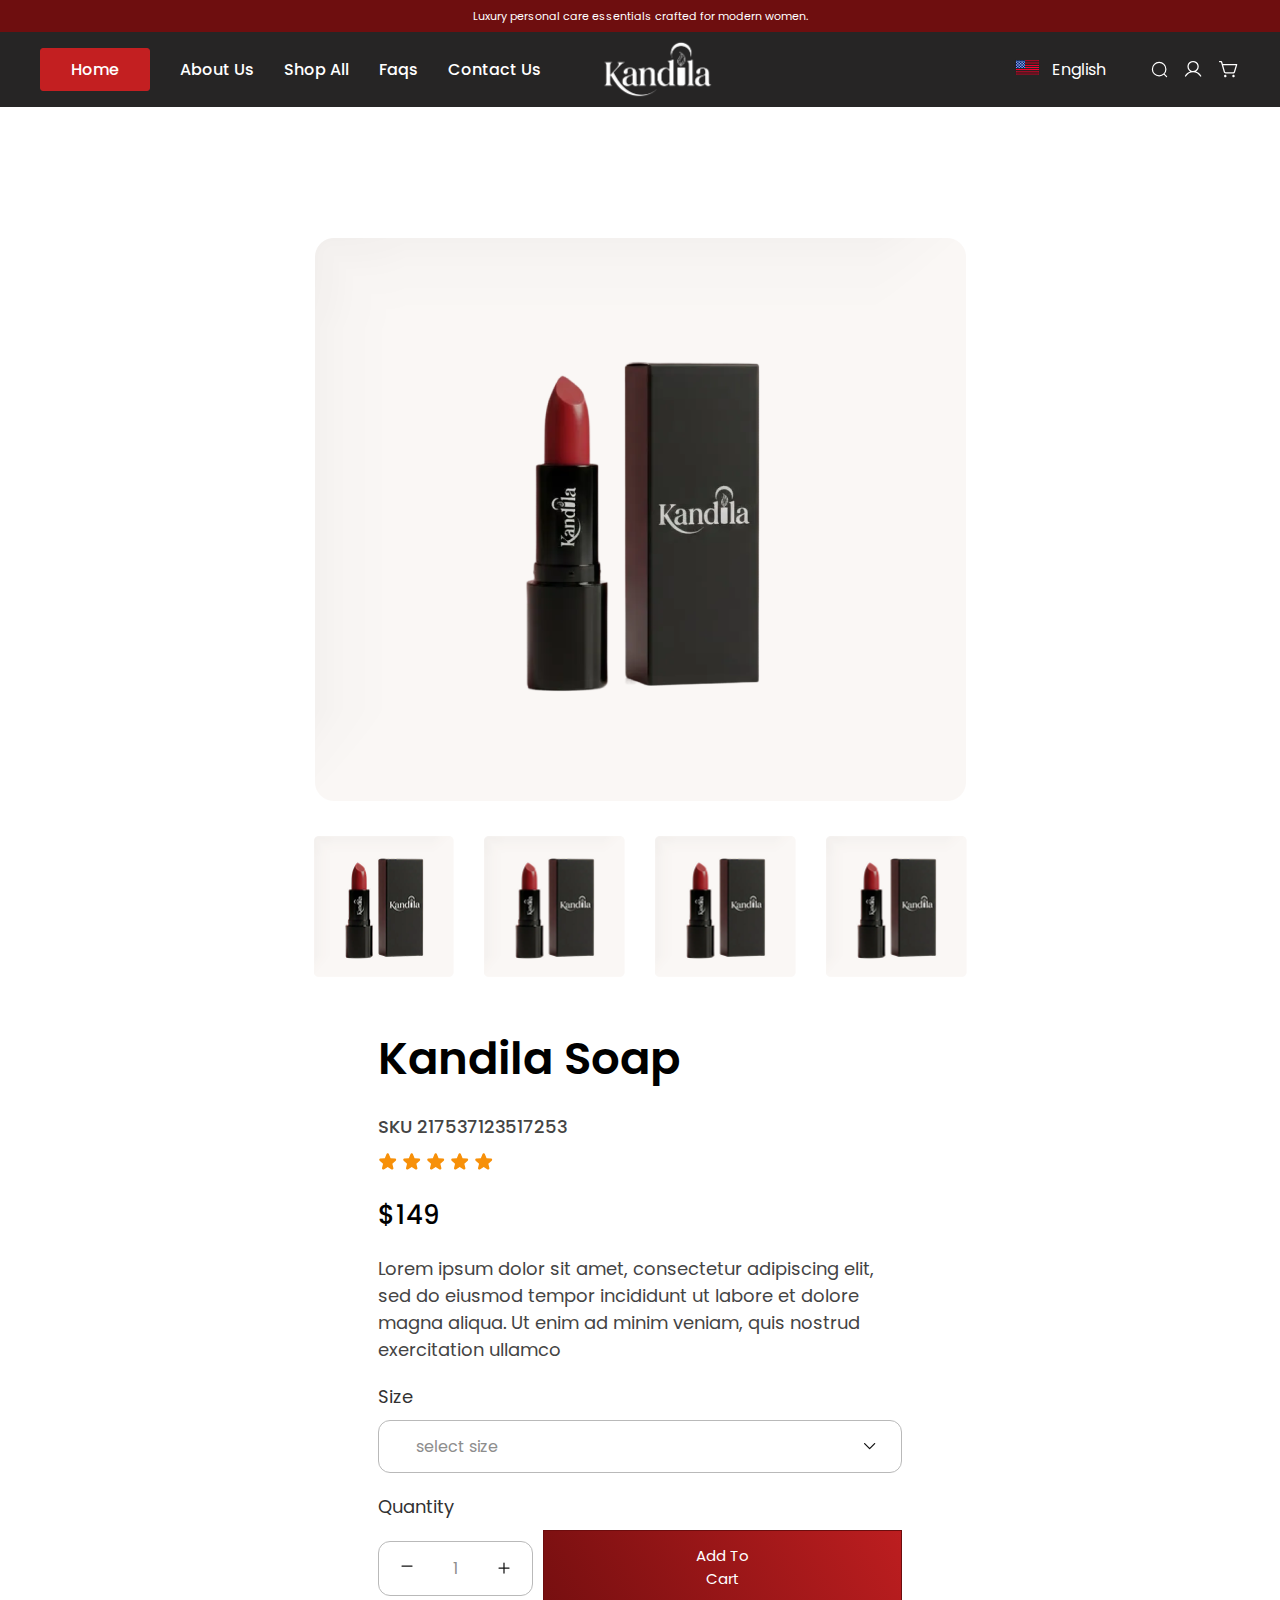
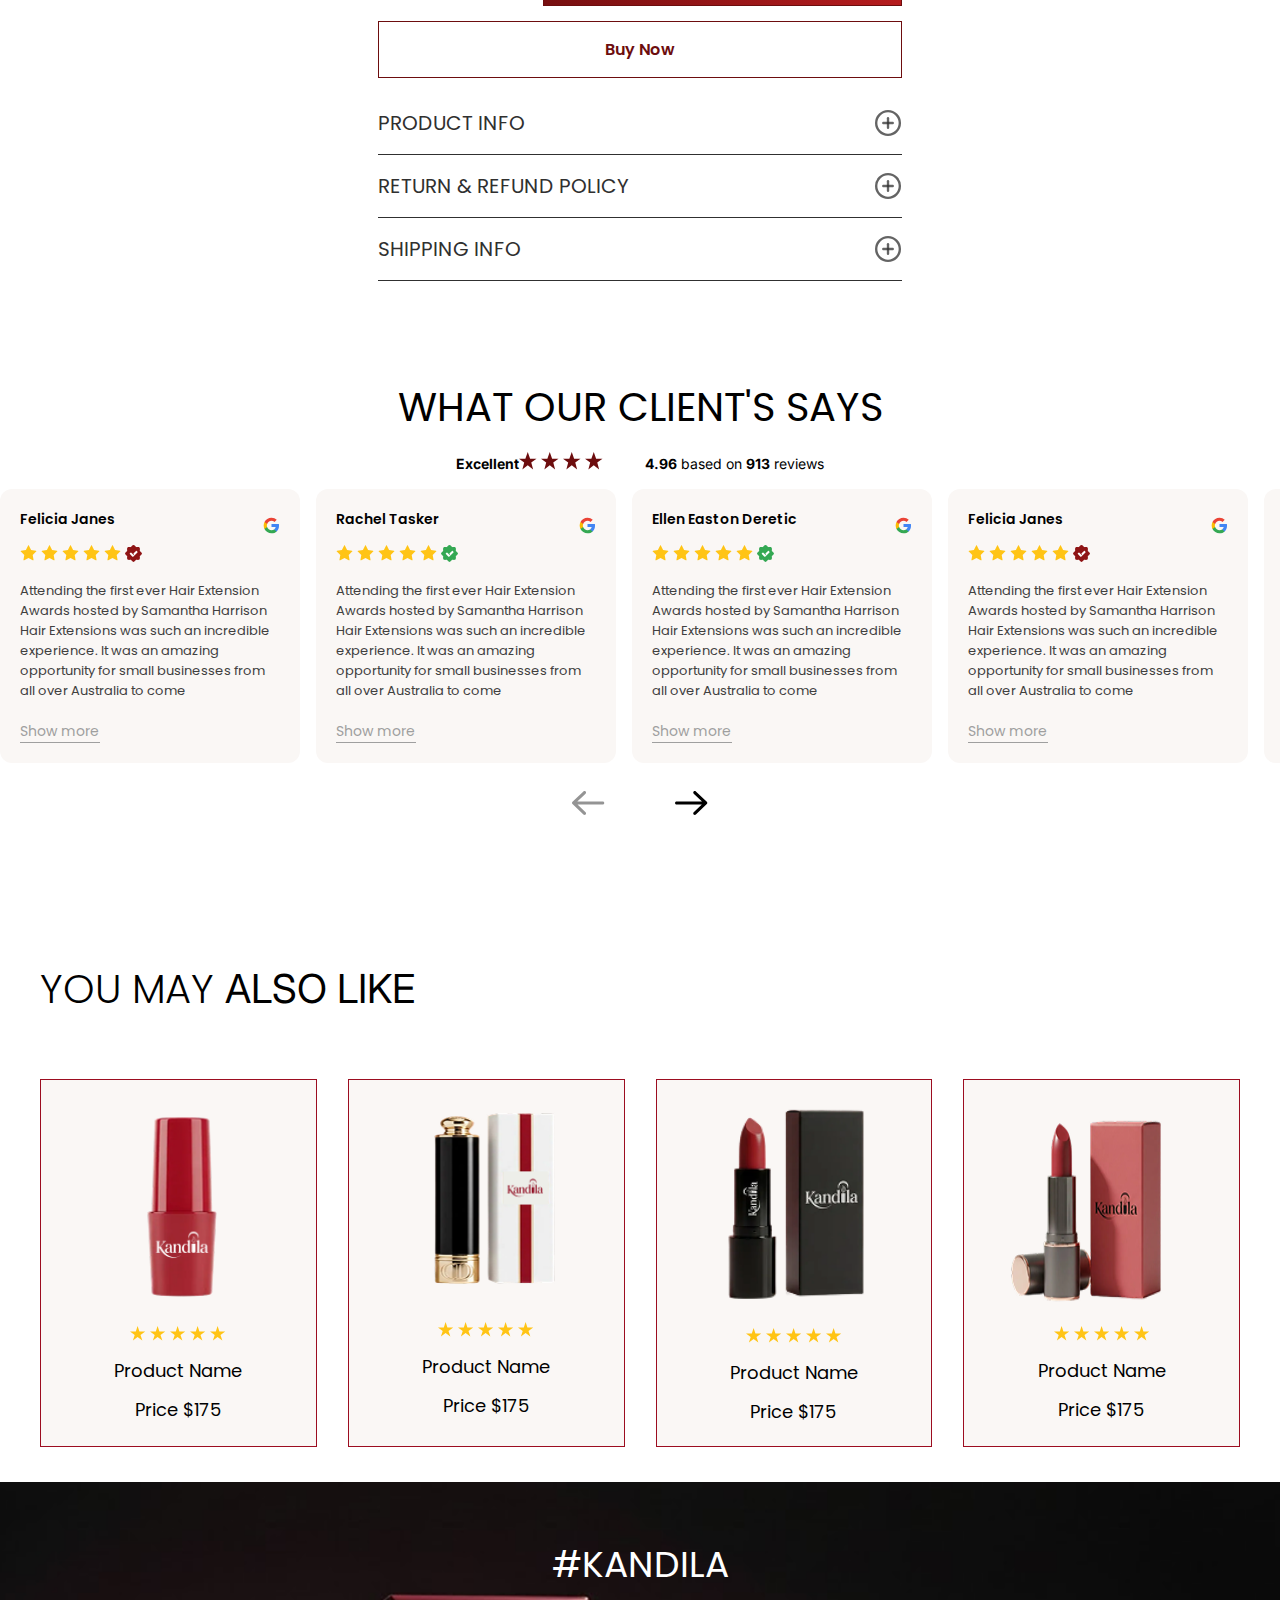
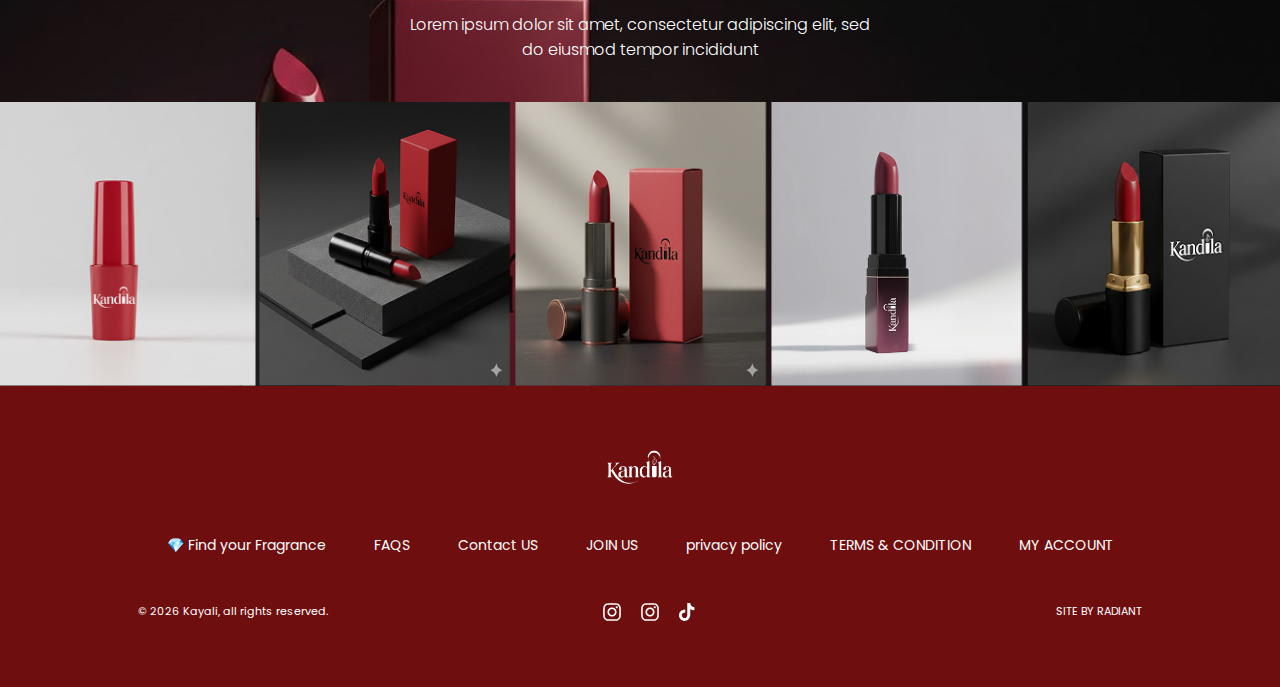
<file: page5.html>
<!doctype html>
<html lang="en">
  <head>
    <title>Add To Cart</title>
    <link rel="stylesheet" href="style.css" />
  </head>
  <body>
    <main>
      <header>
        <div class="first-text">
          <p>Luxury personal care essentials crafted for modern women.</p>
        </div>
        <section class="color">
          <div class="container head">
            <div class="list-logo">
              
              <ul class="list">
                <li class="Home"><a href="/index.html">Home</a></li>
                <li><a href="page2.html">About Us</a></li>
                <li><a href="page4.html"> Shop All</a></li>
                <li><a href="page6.html">Faqs</a></li>
                <li><a href="page3.html">Contact Us</a></li>
              </ul>
              <div class="log">
                <img src="Designs/Mask group.png" alt="" />
              </div>
            </div>
            <div class="English">
              <div class="eng">
                <div><img src="Designs/Frame 2147226064.png" alt="" /></div>
                <h3>English</h3>
              </div>
              <div class="icons">
                <svg
                  width="17"
                  height="17"
                  viewBox="0 0 17 17"
                  fill="none"
                  xmlns="http://www.w3.org/2000/svg"
                >
                  <g clip-path="url(#clip0_13_38)">
                    <path
                      d="M13.1042 13.1042L15.5834 15.5833M14.875 8.14583C14.875 4.42942 11.8623 1.41667 8.14585 1.41667C4.42944 1.41667 1.41669 4.42942 1.41669 8.14583C1.41669 11.8623 4.42944 14.875 8.14585 14.875C11.8623 14.875 14.875 11.8623 14.875 8.14583Z"
                      stroke="white"
                      stroke-width="1.2"
                      stroke-linecap="round"
                      stroke-linejoin="round"
                    />
                  </g>
                  <defs>
                    <clipPath id="clip0_13_38">
                      <rect width="17" height="17" fill="white" />
                    </clipPath>
                  </defs>
                </svg>
                <svg
                  width="21"
                  height="21"
                  viewBox="0 0 21 21"
                  fill="none"
                  xmlns="http://www.w3.org/2000/svg"
                >
                  <path
                    d="M18.2047 16.7131C17.004 14.6373 15.1537 13.1489 12.9944 12.4434C14.0625 11.8075 14.8924 10.8386 15.3565 9.68553C15.8207 8.53242 15.8935 7.25883 15.5637 6.06035C15.234 4.86186 14.52 3.80474 13.5313 3.05134C12.5426 2.29793 11.334 1.8899 10.0909 1.8899C8.84791 1.8899 7.63926 2.29793 6.65058 3.05134C5.66191 3.80474 4.94788 4.86186 4.61814 6.06035C4.28841 7.25883 4.36121 8.53242 4.82536 9.68553C5.28951 10.8386 6.11934 11.8075 7.18743 12.4434C5.02813 13.1481 3.17787 14.6365 1.97721 16.7131C1.93318 16.7849 1.90397 16.8647 1.89132 16.948C1.87866 17.0313 1.88281 17.1162 1.90352 17.1979C1.92423 17.2795 1.96108 17.3562 2.01189 17.4233C2.06271 17.4905 2.12646 17.5468 2.19939 17.5889C2.27232 17.631 2.35294 17.6581 2.43651 17.6686C2.52008 17.679 2.60489 17.6727 2.68596 17.6498C2.76702 17.627 2.84268 17.5881 2.90848 17.5355C2.97428 17.483 3.02889 17.4178 3.06908 17.3438C4.55433 14.7769 7.17955 13.2443 10.0909 13.2443C13.0023 13.2443 15.6275 14.7769 17.1128 17.3438C17.153 17.4178 17.2076 17.483 17.2734 17.5355C17.3392 17.5881 17.4148 17.627 17.4959 17.6498C17.577 17.6727 17.6618 17.679 17.7454 17.6686C17.8289 17.6581 17.9095 17.631 17.9825 17.5889C18.0554 17.5468 18.1192 17.4905 18.17 17.4233C18.2208 17.3562 18.2576 17.2795 18.2783 17.1979C18.2991 17.1162 18.3032 17.0313 18.2905 16.948C18.2779 16.8647 18.2487 16.7849 18.2047 16.7131ZM5.67616 7.56818C5.67616 6.69502 5.93508 5.84147 6.42018 5.11547C6.90528 4.38946 7.59478 3.82361 8.40147 3.48946C9.20817 3.15532 10.0958 3.06789 10.9522 3.23824C11.8086 3.40858 12.5952 3.82905 13.2126 4.44647C13.8301 5.06388 14.2505 5.85052 14.4209 6.7069C14.5912 7.56328 14.5038 8.45095 14.1697 9.25764C13.8355 10.0643 13.2697 10.7538 12.5436 11.2389C11.8176 11.724 10.9641 11.983 10.0909 11.983C8.92045 11.9817 7.79826 11.5162 6.9706 10.6885C6.14294 9.86086 5.67741 8.73867 5.67616 7.56818Z"
                    fill="white"
                  />
                </svg>
                <svg
                  width="21"
                  height="21"
                  viewBox="0 0 21 21"
                  fill="none"
                  xmlns="http://www.w3.org/2000/svg"
                >
                  <path
                    d="M7.56818 17.0284C7.56818 17.2779 7.4942 17.5218 7.3556 17.7292C7.217 17.9366 7.02001 18.0983 6.78952 18.1938C6.55904 18.2892 6.30542 18.3142 6.06074 18.2655C5.81606 18.2169 5.5913 18.0967 5.4149 17.9203C5.2385 17.7439 5.11836 17.5192 5.06969 17.2745C5.02102 17.0298 5.046 16.7762 5.14147 16.5457C5.23694 16.3152 5.39861 16.1182 5.60604 15.9796C5.81347 15.841 6.05734 15.767 6.30682 15.767C6.64135 15.767 6.96219 15.8999 7.19874 16.1365C7.43529 16.373 7.56818 16.6939 7.56818 17.0284ZM14.5057 15.767C14.2562 15.767 14.0123 15.841 13.8049 15.9796C13.5975 16.1182 13.4358 16.3152 13.3403 16.5457C13.2449 16.7762 13.2199 17.0298 13.2686 17.2745C13.3172 17.5192 13.4374 17.7439 13.6138 17.9203C13.7902 18.0967 14.0149 18.2169 14.2596 18.2655C14.5043 18.3142 14.7579 18.2892 14.9884 18.1938C15.2189 18.0983 15.4159 17.9366 15.5545 17.7292C15.6931 17.5218 15.767 17.2779 15.767 17.0284C15.767 16.6939 15.6342 16.373 15.3976 16.1365C15.161 15.8999 14.8402 15.767 14.5057 15.767ZM18.2622 5.8614L16.013 13.1702C15.8952 13.5577 15.6557 13.8968 15.3299 14.1374C15.0041 14.3779 14.6095 14.5071 14.2045 14.5057H6.62768C6.21693 14.5041 5.81772 14.3696 5.48986 14.1222C5.16199 13.8747 4.92309 13.5277 4.80895 13.1332L1.95669 3.15341H0.630682C0.463415 3.15341 0.302998 3.08696 0.184722 2.96869C0.0664467 2.85041 0 2.68999 0 2.52273C0 2.35546 0.0664467 2.19504 0.184722 2.07677C0.302998 1.95849 0.463415 1.89204 0.630682 1.89204H1.95669C2.23057 1.89295 2.49679 1.98254 2.71551 2.14739C2.93422 2.31224 3.09366 2.54349 3.16996 2.80653L3.80932 5.04545H17.6591C17.7578 5.04542 17.8551 5.06854 17.9432 5.11297C18.0314 5.1574 18.1078 5.2219 18.1665 5.30126C18.2252 5.38063 18.2644 5.47266 18.281 5.56994C18.2976 5.66723 18.2912 5.76706 18.2622 5.8614ZM16.8053 6.30682H4.1696L6.02143 12.7871C6.05911 12.9188 6.13865 13.0347 6.24803 13.1172C6.35741 13.1997 6.49068 13.2443 6.62768 13.2443H14.2045C14.3395 13.2444 14.4709 13.2011 14.5794 13.121C14.688 13.0408 14.768 12.9279 14.8076 12.7989L16.8053 6.30682Z"
                    fill="white"
                  />
                </svg>
              </div>
            </div>
            <button class="menu-toggle">
              
              <label class="burger" for="burger">
  <input type="checkbox" id="burger">
  <span></span>
  <span></span>
  <span></span>
</label></button>
          </div>
        </section>
      </header>
      <section>
        <div class="container page5">
            <div class="page5-left">
               <div class="mar"><img src="Designs/Frame 14.png" alt=""></div>
               <div class="des5">
                <img src="Designs/p5.png" alt="">
                <img src="Designs/p5.png" alt="">
                <img src="Designs/p5.png" alt="">
                <img src="Designs/p5.png" alt="">
               </div>
            </div>
            <div class="page5-right">
              <h1>Kandila Soap</h1>
              <h6>SKU 217537123517253</h6>
              <div>
                <svg width="20" height="20" viewBox="0 0 20 20" fill="none" xmlns="http://www.w3.org/2000/svg">
<path d="M17.7612 8.70659L14.3498 11.6502L15.3892 16.0524C15.4465 16.2914 15.4317 16.542 15.3467 16.7726C15.2617 17.0032 15.1103 17.2034 14.9115 17.348C14.7128 17.4925 14.4756 17.5749 14.2301 17.5848C13.9845 17.5946 13.7415 17.5315 13.5319 17.4033L9.70353 15.0472L5.87293 17.4033C5.66327 17.5308 5.42059 17.5933 5.17545 17.5831C4.93031 17.5729 4.69368 17.4903 4.49534 17.3459C4.29701 17.2015 4.14585 17.0016 4.06089 16.7714C3.97593 16.5412 3.96097 16.2911 4.0179 16.0524L5.06102 11.6502L1.64964 8.70659C1.46414 8.54626 1.32998 8.33484 1.26392 8.09872C1.19786 7.8626 1.20282 7.61225 1.27819 7.37893C1.35357 7.14562 1.49601 6.93968 1.68772 6.78684C1.87944 6.63399 2.11194 6.54101 2.35618 6.51952L6.82888 6.15867L8.55428 1.98314C8.64767 1.75558 8.80662 1.56092 9.01092 1.42393C9.21523 1.28694 9.45565 1.21379 9.70164 1.21379C9.94762 1.21379 10.188 1.28694 10.3923 1.42393C10.5967 1.56092 10.7556 1.75558 10.849 1.98314L12.5736 6.15867L17.0463 6.51952C17.2911 6.54022 17.5242 6.63267 17.7167 6.78531C17.9091 6.93794 18.0522 7.14396 18.128 7.37756C18.2038 7.61116 18.2091 7.86194 18.143 8.09849C18.0769 8.33504 17.9426 8.54684 17.7567 8.70735L17.7612 8.70659Z" fill="#F79009"/>
</svg>
<svg width="20" height="20" viewBox="0 0 20 20" fill="none" xmlns="http://www.w3.org/2000/svg">
<path d="M17.7612 8.70659L14.3498 11.6502L15.3892 16.0524C15.4465 16.2914 15.4317 16.542 15.3467 16.7726C15.2617 17.0032 15.1103 17.2034 14.9115 17.348C14.7128 17.4925 14.4756 17.5749 14.2301 17.5848C13.9845 17.5946 13.7415 17.5315 13.5319 17.4033L9.70353 15.0472L5.87293 17.4033C5.66327 17.5308 5.42059 17.5933 5.17545 17.5831C4.93031 17.5729 4.69368 17.4903 4.49534 17.3459C4.29701 17.2015 4.14585 17.0016 4.06089 16.7714C3.97593 16.5412 3.96097 16.2911 4.0179 16.0524L5.06102 11.6502L1.64964 8.70659C1.46414 8.54626 1.32998 8.33484 1.26392 8.09872C1.19786 7.8626 1.20282 7.61225 1.27819 7.37893C1.35357 7.14562 1.49601 6.93968 1.68772 6.78684C1.87944 6.63399 2.11194 6.54101 2.35618 6.51952L6.82888 6.15867L8.55428 1.98314C8.64767 1.75558 8.80662 1.56092 9.01092 1.42393C9.21523 1.28694 9.45565 1.21379 9.70164 1.21379C9.94762 1.21379 10.188 1.28694 10.3923 1.42393C10.5967 1.56092 10.7556 1.75558 10.849 1.98314L12.5736 6.15867L17.0463 6.51952C17.2911 6.54022 17.5242 6.63267 17.7167 6.78531C17.9091 6.93794 18.0522 7.14396 18.128 7.37756C18.2038 7.61116 18.2091 7.86194 18.143 8.09849C18.0769 8.33504 17.9426 8.54684 17.7567 8.70735L17.7612 8.70659Z" fill="#F79009"/>
</svg>
<svg width="20" height="20" viewBox="0 0 20 20" fill="none" xmlns="http://www.w3.org/2000/svg">
<path d="M17.7612 8.70659L14.3498 11.6502L15.3892 16.0524C15.4465 16.2914 15.4317 16.542 15.3467 16.7726C15.2617 17.0032 15.1103 17.2034 14.9115 17.348C14.7128 17.4925 14.4756 17.5749 14.2301 17.5848C13.9845 17.5946 13.7415 17.5315 13.5319 17.4033L9.70353 15.0472L5.87293 17.4033C5.66327 17.5308 5.42059 17.5933 5.17545 17.5831C4.93031 17.5729 4.69368 17.4903 4.49534 17.3459C4.29701 17.2015 4.14585 17.0016 4.06089 16.7714C3.97593 16.5412 3.96097 16.2911 4.0179 16.0524L5.06102 11.6502L1.64964 8.70659C1.46414 8.54626 1.32998 8.33484 1.26392 8.09872C1.19786 7.8626 1.20282 7.61225 1.27819 7.37893C1.35357 7.14562 1.49601 6.93968 1.68772 6.78684C1.87944 6.63399 2.11194 6.54101 2.35618 6.51952L6.82888 6.15867L8.55428 1.98314C8.64767 1.75558 8.80662 1.56092 9.01092 1.42393C9.21523 1.28694 9.45565 1.21379 9.70164 1.21379C9.94762 1.21379 10.188 1.28694 10.3923 1.42393C10.5967 1.56092 10.7556 1.75558 10.849 1.98314L12.5736 6.15867L17.0463 6.51952C17.2911 6.54022 17.5242 6.63267 17.7167 6.78531C17.9091 6.93794 18.0522 7.14396 18.128 7.37756C18.2038 7.61116 18.2091 7.86194 18.143 8.09849C18.0769 8.33504 17.9426 8.54684 17.7567 8.70735L17.7612 8.70659Z" fill="#F79009"/>
</svg>
<svg width="20" height="20" viewBox="0 0 20 20" fill="none" xmlns="http://www.w3.org/2000/svg">
<path d="M17.7612 8.70659L14.3498 11.6502L15.3892 16.0524C15.4465 16.2914 15.4317 16.542 15.3467 16.7726C15.2617 17.0032 15.1103 17.2034 14.9115 17.348C14.7128 17.4925 14.4756 17.5749 14.2301 17.5848C13.9845 17.5946 13.7415 17.5315 13.5319 17.4033L9.70353 15.0472L5.87293 17.4033C5.66327 17.5308 5.42059 17.5933 5.17545 17.5831C4.93031 17.5729 4.69368 17.4903 4.49534 17.3459C4.29701 17.2015 4.14585 17.0016 4.06089 16.7714C3.97593 16.5412 3.96097 16.2911 4.0179 16.0524L5.06102 11.6502L1.64964 8.70659C1.46414 8.54626 1.32998 8.33484 1.26392 8.09872C1.19786 7.8626 1.20282 7.61225 1.27819 7.37893C1.35357 7.14562 1.49601 6.93968 1.68772 6.78684C1.87944 6.63399 2.11194 6.54101 2.35618 6.51952L6.82888 6.15867L8.55428 1.98314C8.64767 1.75558 8.80662 1.56092 9.01092 1.42393C9.21523 1.28694 9.45565 1.21379 9.70164 1.21379C9.94762 1.21379 10.188 1.28694 10.3923 1.42393C10.5967 1.56092 10.7556 1.75558 10.849 1.98314L12.5736 6.15867L17.0463 6.51952C17.2911 6.54022 17.5242 6.63267 17.7167 6.78531C17.9091 6.93794 18.0522 7.14396 18.128 7.37756C18.2038 7.61116 18.2091 7.86194 18.143 8.09849C18.0769 8.33504 17.9426 8.54684 17.7567 8.70735L17.7612 8.70659Z" fill="#F79009"/>
</svg>
<svg width="20" height="20" viewBox="0 0 20 20" fill="none" xmlns="http://www.w3.org/2000/svg">
<path d="M17.7612 8.70659L14.3498 11.6502L15.3892 16.0524C15.4465 16.2914 15.4317 16.542 15.3467 16.7726C15.2617 17.0032 15.1103 17.2034 14.9115 17.348C14.7128 17.4925 14.4756 17.5749 14.2301 17.5848C13.9845 17.5946 13.7415 17.5315 13.5319 17.4033L9.70353 15.0472L5.87293 17.4033C5.66327 17.5308 5.42059 17.5933 5.17545 17.5831C4.93031 17.5729 4.69368 17.4903 4.49534 17.3459C4.29701 17.2015 4.14585 17.0016 4.06089 16.7714C3.97593 16.5412 3.96097 16.2911 4.0179 16.0524L5.06102 11.6502L1.64964 8.70659C1.46414 8.54626 1.32998 8.33484 1.26392 8.09872C1.19786 7.8626 1.20282 7.61225 1.27819 7.37893C1.35357 7.14562 1.49601 6.93968 1.68772 6.78684C1.87944 6.63399 2.11194 6.54101 2.35618 6.51952L6.82888 6.15867L8.55428 1.98314C8.64767 1.75558 8.80662 1.56092 9.01092 1.42393C9.21523 1.28694 9.45565 1.21379 9.70164 1.21379C9.94762 1.21379 10.188 1.28694 10.3923 1.42393C10.5967 1.56092 10.7556 1.75558 10.849 1.98314L12.5736 6.15867L17.0463 6.51952C17.2911 6.54022 17.5242 6.63267 17.7167 6.78531C17.9091 6.93794 18.0522 7.14396 18.128 7.37756C18.2038 7.61116 18.2091 7.86194 18.143 8.09849C18.0769 8.33504 17.9426 8.54684 17.7567 8.70735L17.7612 8.70659Z" fill="#F79009"/>
</svg>
</div>
<h2>$149</h2>
<p>Lorem ipsum dolor sit amet, consectetur adipiscing elit, sed do eiusmod tempor incididunt ut labore et dolore magna aliqua. Ut enim ad minim veniam, quis nostrud exercitation ullamco </p>
<h3>Size</h3>
<div class="hea-fle">
  <h4>select size</h4>
  <svg width="12" height="7" viewBox="0 0 12 7" fill="none" xmlns="http://www.w3.org/2000/svg">
<path d="M10.644 0.625L5.63448 5.625L0.624923 0.624999" stroke="#121212" stroke-width="1.25" stroke-linecap="round" stroke-linejoin="round"/>
</svg>

</div>
<h3>Quantity</h3>
<div class="svg-butttt">
  <div class="svggg">
  <div><svg width="20" height="20" viewBox="0 0 20 20" fill="none" xmlns="http://www.w3.org/2000/svg">
<path d="M5 10H9.90234H15" stroke="#121212" stroke-width="1.25" stroke-linecap="round" stroke-linejoin="round"/>
</svg>
</div>
<p>1</p>

<svg width="20" height="20" viewBox="0 0 20 20" fill="none" xmlns="http://www.w3.org/2000/svg">
<path d="M5 10H9.90234H15" stroke="#121212" stroke-width="1.25" stroke-linecap="round" stroke-linejoin="round"/>
<path d="M9.99414 15.005L9.99414 10.1027L9.99414 5.005" stroke="#121212" stroke-width="1.25" stroke-linecap="round" stroke-linejoin="round"/>
</svg>
</div>
<button class="adddd">Add To Cart</button>
</div>
<button class="buyyyy">Buy Now</button>
<div class="flexxx">
  <h5>PRODUCT INFO</h5>
  <svg width="27" height="27" viewBox="0 0 27 27" fill="none" xmlns="http://www.w3.org/2000/svg">
<path d="M13.0129 24.8426C19.5463 24.8426 24.8427 19.5462 24.8427 13.0128C24.8427 6.47936 19.5463 1.18298 13.0129 1.18298C6.47948 1.18298 1.18311 6.47936 1.18311 13.0128C1.18311 19.5462 6.47948 24.8426 13.0129 24.8426Z" stroke="#303030" stroke-opacity="0.75" stroke-width="2.36596" stroke-linecap="round" stroke-linejoin="round"/>
<path d="M13.0127 8.28088V17.7447" stroke="#303030" stroke-opacity="0.75" stroke-width="2.36596" stroke-linecap="round" stroke-linejoin="round"/>
<path d="M8.28076 13.0128H17.7446" stroke="#303030" stroke-opacity="0.75" stroke-width="2.36596" stroke-linecap="round" stroke-linejoin="round"/>
</svg>

</div>
<div class="flexxx">
  <h5>RETURN & REFUND POLICY</h5>
  <svg width="27" height="27" viewBox="0 0 27 27" fill="none" xmlns="http://www.w3.org/2000/svg">
<path d="M13.0129 24.8426C19.5463 24.8426 24.8427 19.5462 24.8427 13.0128C24.8427 6.47936 19.5463 1.18298 13.0129 1.18298C6.47948 1.18298 1.18311 6.47936 1.18311 13.0128C1.18311 19.5462 6.47948 24.8426 13.0129 24.8426Z" stroke="#303030" stroke-opacity="0.75" stroke-width="2.36596" stroke-linecap="round" stroke-linejoin="round"/>
<path d="M13.0127 8.28088V17.7447" stroke="#303030" stroke-opacity="0.75" stroke-width="2.36596" stroke-linecap="round" stroke-linejoin="round"/>
<path d="M8.28076 13.0128H17.7446" stroke="#303030" stroke-opacity="0.75" stroke-width="2.36596" stroke-linecap="round" stroke-linejoin="round"/>
</svg>
</div>
<div class="flexxx">
  <h5>SHIPPING INFO</h5>
  <svg width="27" height="27" viewBox="0 0 27 27" fill="none" xmlns="http://www.w3.org/2000/svg">
<path d="M13.0129 24.8426C19.5463 24.8426 24.8427 19.5462 24.8427 13.0128C24.8427 6.47936 19.5463 1.18298 13.0129 1.18298C6.47948 1.18298 1.18311 6.47936 1.18311 13.0128C1.18311 19.5462 6.47948 24.8426 13.0129 24.8426Z" stroke="#303030" stroke-opacity="0.75" stroke-width="2.36596" stroke-linecap="round" stroke-linejoin="round"/>
<path d="M13.0127 8.28088V17.7447" stroke="#303030" stroke-opacity="0.75" stroke-width="2.36596" stroke-linecap="round" stroke-linejoin="round"/>
<path d="M8.28076 13.0128H17.7446" stroke="#303030" stroke-opacity="0.75" stroke-width="2.36596" stroke-linecap="round" stroke-linejoin="round"/>
</svg>
</div>
            </div>
        </div>
      </section>
      <section>
        <div class="container content7">
            <h1>WHAT OUR CLIENT'S SAYS</h1>
            <div class="stars-upper">
                <div class="stars">
                    <p class="span1">Excellent</p>
                    <div><svg width="18" height="18" viewBox="0 0 18 18" fill="none" xmlns="http://www.w3.org/2000/svg">
<path d="M8.74414 0L6.35938 6.66016H0L5.19922 10.5703L3.35156 17.4668L8.74414 13.3418L14.1367 17.4668L12.2676 10.5703L17.4883 6.66016H11.1289L8.74414 0Z" fill="#6D0D0E"/>
</svg>
<svg width="18" height="18" viewBox="0 0 18 18" fill="none" xmlns="http://www.w3.org/2000/svg">
<path d="M8.74414 0L6.35938 6.66016H0L5.19922 10.5703L3.35156 17.4668L8.74414 13.3418L14.1367 17.4668L12.2676 10.5703L17.4883 6.66016H11.1289L8.74414 0Z" fill="#6D0D0E"/>
</svg>
<svg width="18" height="18" viewBox="0 0 18 18" fill="none" xmlns="http://www.w3.org/2000/svg">
<path d="M8.74414 0L6.35938 6.66016H0L5.19922 10.5703L3.35156 17.4668L8.74414 13.3418L14.1367 17.4668L12.2676 10.5703L17.4883 6.66016H11.1289L8.74414 0Z" fill="#6D0D0E"/>
</svg>
<svg width="18" height="18" viewBox="0 0 18 18" fill="none" xmlns="http://www.w3.org/2000/svg">
<path d="M8.74414 0L6.35938 6.66016H0L5.19922 10.5703L3.35156 17.4668L8.74414 13.3418L14.1367 17.4668L12.2676 10.5703L17.4883 6.66016H11.1289L8.74414 0Z" fill="#6D0D0E"/>
</svg>
</div>
                </div>
                <div class="bekar"><p><span class="span1">4.96</span> based on <span class="span1">913</span> reviews</p></div>
            </div>
        </div>
        <div class="cards-carousel">
            <div class="card">
                <div class="f-logo">
                    <h6>Felicia Janes</h6>
                <div>    <svg width="17" height="17" viewBox="0 0 17 17" fill="none" xmlns="http://www.w3.org/2000/svg">
<path fill-rule="evenodd" clip-rule="evenodd" d="M16.0225 8.67791C16.0225 8.12242 15.9727 7.58785 15.8801 7.0752H8.5V10.1063H12.7171C12.5355 11.0858 11.9833 11.9155 11.1536 12.4714V14.4373H13.686C15.1679 13.073 16.0225 11.0642 16.0225 8.67791Z" fill="#4285F4"/>
<path fill-rule="evenodd" clip-rule="evenodd" d="M8.5 16.3359C10.6157 16.3359 12.3894 15.6343 13.686 14.4373L11.1536 12.4714C10.452 12.9415 9.5542 13.2194 8.5 13.2194C6.459 13.2194 4.73178 11.8412 4.11553 9.98877H1.49746V12.0191C2.78674 14.5801 5.43668 16.3359 8.5 16.3359Z" fill="#34A853"/>
<path fill-rule="evenodd" clip-rule="evenodd" d="M4.11553 9.98898C3.95881 9.51883 3.86982 9.01647 3.86982 8.50016C3.86982 7.98385 3.95881 7.48148 4.11553 7.01133V4.98096H1.49746C0.966875 6.03881 0.664062 7.23578 0.664062 8.50016C0.664062 9.76453 0.966875 10.9615 1.49746 12.0194L4.11553 9.98898Z" fill="#FBBC05"/>
<path fill-rule="evenodd" clip-rule="evenodd" d="M8.5 3.78051C9.65049 3.78051 10.6834 4.17596 11.4956 4.95225L13.7431 2.70473C12.3858 1.44068 10.612 0.664062 8.5 0.664062C5.43701 0.664062 2.78674 2.42018 1.49746 4.9808L4.11553 7.01117C4.73178 5.1591 6.45933 3.78051 8.5 3.78051Z" fill="#EA4335"/>
</svg></div>
</div>
<div>
    <svg width="17" height="17" viewBox="0 0 17 17" fill="none" xmlns="http://www.w3.org/2000/svg">
<path d="M16.3929 6.13797C16.3929 6.27711 16.3106 6.4289 16.1462 6.59333L12.7026 9.95159L13.5184 14.6949C13.5247 14.7392 13.5279 14.8024 13.5279 14.8846C13.5279 15.0174 13.4947 15.1297 13.4283 15.2214C13.3619 15.3131 13.2654 15.359 13.139 15.359C13.0188 15.359 12.8923 15.321 12.7595 15.2451L8.5 13.0063L4.24052 15.2451C4.10138 15.321 3.97489 15.359 3.86105 15.359C3.72824 15.359 3.62863 15.3131 3.56223 15.2214C3.49582 15.1297 3.46262 15.0174 3.46262 14.8846C3.46262 14.8467 3.46894 14.7834 3.48159 14.6949L4.29744 9.95159L0.844312 6.59333C0.686202 6.42257 0.607147 6.27079 0.607147 6.13797C0.607147 5.90397 0.784231 5.75851 1.1384 5.70159L5.90067 5.00907L8.03516 0.692662C8.15532 0.433361 8.31027 0.303711 8.5 0.303711C8.68974 0.303711 8.84468 0.433361 8.96485 0.692662L11.0993 5.00907L15.8616 5.70159C16.2158 5.75851 16.3929 5.90397 16.3929 6.13797Z" fill="#FFC415"/>
</svg>
<svg width="17" height="17" viewBox="0 0 17 17" fill="none" xmlns="http://www.w3.org/2000/svg">
<path d="M16.3929 6.13797C16.3929 6.27711 16.3106 6.4289 16.1462 6.59333L12.7026 9.95159L13.5184 14.6949C13.5247 14.7392 13.5279 14.8024 13.5279 14.8846C13.5279 15.0174 13.4947 15.1297 13.4283 15.2214C13.3619 15.3131 13.2654 15.359 13.139 15.359C13.0188 15.359 12.8923 15.321 12.7595 15.2451L8.5 13.0063L4.24052 15.2451C4.10138 15.321 3.97489 15.359 3.86105 15.359C3.72824 15.359 3.62863 15.3131 3.56223 15.2214C3.49582 15.1297 3.46262 15.0174 3.46262 14.8846C3.46262 14.8467 3.46894 14.7834 3.48159 14.6949L4.29744 9.95159L0.844312 6.59333C0.686202 6.42257 0.607147 6.27079 0.607147 6.13797C0.607147 5.90397 0.784231 5.75851 1.1384 5.70159L5.90067 5.00907L8.03516 0.692662C8.15532 0.433361 8.31027 0.303711 8.5 0.303711C8.68974 0.303711 8.84468 0.433361 8.96485 0.692662L11.0993 5.00907L15.8616 5.70159C16.2158 5.75851 16.3929 5.90397 16.3929 6.13797Z" fill="#FFC415"/>
</svg>
<svg width="17" height="17" viewBox="0 0 17 17" fill="none" xmlns="http://www.w3.org/2000/svg">
<path d="M16.3929 6.13797C16.3929 6.27711 16.3106 6.4289 16.1462 6.59333L12.7026 9.95159L13.5184 14.6949C13.5247 14.7392 13.5279 14.8024 13.5279 14.8846C13.5279 15.0174 13.4947 15.1297 13.4283 15.2214C13.3619 15.3131 13.2654 15.359 13.139 15.359C13.0188 15.359 12.8923 15.321 12.7595 15.2451L8.5 13.0063L4.24052 15.2451C4.10138 15.321 3.97489 15.359 3.86105 15.359C3.72824 15.359 3.62863 15.3131 3.56223 15.2214C3.49582 15.1297 3.46262 15.0174 3.46262 14.8846C3.46262 14.8467 3.46894 14.7834 3.48159 14.6949L4.29744 9.95159L0.844312 6.59333C0.686202 6.42257 0.607147 6.27079 0.607147 6.13797C0.607147 5.90397 0.784231 5.75851 1.1384 5.70159L5.90067 5.00907L8.03516 0.692662C8.15532 0.433361 8.31027 0.303711 8.5 0.303711C8.68974 0.303711 8.84468 0.433361 8.96485 0.692662L11.0993 5.00907L15.8616 5.70159C16.2158 5.75851 16.3929 5.90397 16.3929 6.13797Z" fill="#FFC415"/>
</svg>
<svg width="17" height="17" viewBox="0 0 17 17" fill="none" xmlns="http://www.w3.org/2000/svg">
<path d="M16.3929 6.13797C16.3929 6.27711 16.3106 6.4289 16.1462 6.59333L12.7026 9.95159L13.5184 14.6949C13.5247 14.7392 13.5279 14.8024 13.5279 14.8846C13.5279 15.0174 13.4947 15.1297 13.4283 15.2214C13.3619 15.3131 13.2654 15.359 13.139 15.359C13.0188 15.359 12.8923 15.321 12.7595 15.2451L8.5 13.0063L4.24052 15.2451C4.10138 15.321 3.97489 15.359 3.86105 15.359C3.72824 15.359 3.62863 15.3131 3.56223 15.2214C3.49582 15.1297 3.46262 15.0174 3.46262 14.8846C3.46262 14.8467 3.46894 14.7834 3.48159 14.6949L4.29744 9.95159L0.844312 6.59333C0.686202 6.42257 0.607147 6.27079 0.607147 6.13797C0.607147 5.90397 0.784231 5.75851 1.1384 5.70159L5.90067 5.00907L8.03516 0.692662C8.15532 0.433361 8.31027 0.303711 8.5 0.303711C8.68974 0.303711 8.84468 0.433361 8.96485 0.692662L11.0993 5.00907L15.8616 5.70159C16.2158 5.75851 16.3929 5.90397 16.3929 6.13797Z" fill="#FFC415"/>
</svg>
<svg width="17" height="17" viewBox="0 0 17 17" fill="none" xmlns="http://www.w3.org/2000/svg">
<path d="M16.3929 6.13797C16.3929 6.27711 16.3106 6.4289 16.1462 6.59333L12.7026 9.95159L13.5184 14.6949C13.5247 14.7392 13.5279 14.8024 13.5279 14.8846C13.5279 15.0174 13.4947 15.1297 13.4283 15.2214C13.3619 15.3131 13.2654 15.359 13.139 15.359C13.0188 15.359 12.8923 15.321 12.7595 15.2451L8.5 13.0063L4.24052 15.2451C4.10138 15.321 3.97489 15.359 3.86105 15.359C3.72824 15.359 3.62863 15.3131 3.56223 15.2214C3.49582 15.1297 3.46262 15.0174 3.46262 14.8846C3.46262 14.8467 3.46894 14.7834 3.48159 14.6949L4.29744 9.95159L0.844312 6.59333C0.686202 6.42257 0.607147 6.27079 0.607147 6.13797C0.607147 5.90397 0.784231 5.75851 1.1384 5.70159L5.90067 5.00907L8.03516 0.692662C8.15532 0.433361 8.31027 0.303711 8.5 0.303711C8.68974 0.303711 8.84468 0.433361 8.96485 0.692662L11.0993 5.00907L15.8616 5.70159C16.2158 5.75851 16.3929 5.90397 16.3929 6.13797Z" fill="#FFC415"/>
</svg>
<svg width="17" height="17" viewBox="0 0 17 17" fill="none" xmlns="http://www.w3.org/2000/svg">
<path fill-rule="evenodd" clip-rule="evenodd" d="M8.49942 0.00244141C9.53272 0.00244141 11.1017 2.21761 11.1017 2.21761C11.1017 2.21761 13.7803 1.75798 14.51 2.48428C15.2407 3.21958 14.7819 5.89293 14.7819 5.89293C14.7819 5.89293 17 7.46479 17 8.49432C17 9.53313 14.7819 11.0957 14.7819 11.0957C14.7819 11.0957 15.2407 13.7795 14.51 14.5058C13.7803 15.2411 11.1017 14.7815 11.1017 14.7815C11.1017 14.7815 9.53272 16.9966 8.49942 16.9966C7.46612 16.9966 5.89745 14.7815 5.89745 14.7815C5.89745 14.7815 3.22091 15.2423 2.48909 14.507C1.75931 13.7815 2.21691 11.0969 2.21691 11.0969C2.21691 11.0969 0 9.53429 0 8.49548C0 7.46595 2.21691 5.89293 2.21691 5.89293C2.21691 5.89293 1.75931 3.21958 2.48909 2.48428C3.21975 1.75885 5.89745 2.21761 5.89745 2.21761C5.89745 2.21761 7.46728 0.00244141 8.49942 0.00244141Z" fill="#8F1415"/>
<path fill-rule="evenodd" clip-rule="evenodd" d="M8.39031 8.59776L11.0309 5.94734C11.1253 5.85287 11.2535 5.7998 11.3871 5.7998C11.5207 5.7998 11.6488 5.85287 11.7432 5.94734L12.4553 6.6629C12.5498 6.75794 12.6029 6.88651 12.6029 7.02054C12.6029 7.15456 12.5498 7.28313 12.4553 7.37817L8.9338 10.9072C8.92448 10.9214 8.91347 10.9344 8.90101 10.9458L8.18835 11.6611C8.14148 11.7083 8.08573 11.7457 8.02433 11.7713C7.96293 11.7968 7.89708 11.81 7.83057 11.81C7.76406 11.81 7.69821 11.7968 7.63681 11.7713C7.5754 11.7457 7.51966 11.7083 7.47279 11.6611L6.761 10.9458C6.74855 10.9344 6.73763 10.9214 6.7285 10.9072L4.88533 9.05885C4.83857 9.01224 4.80148 8.95686 4.77616 8.89589C4.75085 8.83492 4.73782 8.76955 4.73782 8.70353C4.73782 8.63751 4.75085 8.57215 4.77616 8.51117C4.80148 8.4502 4.83857 8.39482 4.88533 8.34822L5.59712 7.63381C5.69164 7.53933 5.81981 7.48626 5.95345 7.48626C6.08709 7.48626 6.21526 7.53933 6.30978 7.63381L7.7055 9.03128L7.70841 9.03592L7.83115 9.1607V9.15605L9.25792 10.5724L8.39031 8.59776Z" fill="white"/>
</svg>
</div>
<p>Attending the first ever Hair Extension Awards hosted by
Samantha Harrison Hair Extensions was such an
incredible experience. It was an amazing opportunity for
small businesses from all over Australia to come</p>
<h4>Show more</h4>


                </div>
                 <div class="card">
                <div class="f-logo">
                    <h6>Rachel Tasker</h6>
                <div>    <svg width="17" height="17" viewBox="0 0 17 17" fill="none" xmlns="http://www.w3.org/2000/svg">
<path fill-rule="evenodd" clip-rule="evenodd" d="M16.0225 8.67791C16.0225 8.12242 15.9727 7.58785 15.8801 7.0752H8.5V10.1063H12.7171C12.5355 11.0858 11.9833 11.9155 11.1536 12.4714V14.4373H13.686C15.1679 13.073 16.0225 11.0642 16.0225 8.67791Z" fill="#4285F4"/>
<path fill-rule="evenodd" clip-rule="evenodd" d="M8.5 16.3359C10.6157 16.3359 12.3894 15.6343 13.686 14.4373L11.1536 12.4714C10.452 12.9415 9.5542 13.2194 8.5 13.2194C6.459 13.2194 4.73178 11.8412 4.11553 9.98877H1.49746V12.0191C2.78674 14.5801 5.43668 16.3359 8.5 16.3359Z" fill="#34A853"/>
<path fill-rule="evenodd" clip-rule="evenodd" d="M4.11553 9.98898C3.95881 9.51883 3.86982 9.01647 3.86982 8.50016C3.86982 7.98385 3.95881 7.48148 4.11553 7.01133V4.98096H1.49746C0.966875 6.03881 0.664062 7.23578 0.664062 8.50016C0.664062 9.76453 0.966875 10.9615 1.49746 12.0194L4.11553 9.98898Z" fill="#FBBC05"/>
<path fill-rule="evenodd" clip-rule="evenodd" d="M8.5 3.78051C9.65049 3.78051 10.6834 4.17596 11.4956 4.95225L13.7431 2.70473C12.3858 1.44068 10.612 0.664062 8.5 0.664062C5.43701 0.664062 2.78674 2.42018 1.49746 4.9808L4.11553 7.01117C4.73178 5.1591 6.45933 3.78051 8.5 3.78051Z" fill="#EA4335"/>
</svg></div>
</div>
<div>
    <svg width="17" height="17" viewBox="0 0 17 17" fill="none" xmlns="http://www.w3.org/2000/svg">
<path d="M16.3929 6.13797C16.3929 6.27711 16.3106 6.4289 16.1462 6.59333L12.7026 9.95159L13.5184 14.6949C13.5247 14.7392 13.5279 14.8024 13.5279 14.8846C13.5279 15.0174 13.4947 15.1297 13.4283 15.2214C13.3619 15.3131 13.2654 15.359 13.139 15.359C13.0188 15.359 12.8923 15.321 12.7595 15.2451L8.5 13.0063L4.24052 15.2451C4.10138 15.321 3.97489 15.359 3.86105 15.359C3.72824 15.359 3.62863 15.3131 3.56223 15.2214C3.49582 15.1297 3.46262 15.0174 3.46262 14.8846C3.46262 14.8467 3.46894 14.7834 3.48159 14.6949L4.29744 9.95159L0.844312 6.59333C0.686202 6.42257 0.607147 6.27079 0.607147 6.13797C0.607147 5.90397 0.784231 5.75851 1.1384 5.70159L5.90067 5.00907L8.03516 0.692662C8.15532 0.433361 8.31027 0.303711 8.5 0.303711C8.68974 0.303711 8.84468 0.433361 8.96485 0.692662L11.0993 5.00907L15.8616 5.70159C16.2158 5.75851 16.3929 5.90397 16.3929 6.13797Z" fill="#FFC415"/>
</svg>
<svg width="17" height="17" viewBox="0 0 17 17" fill="none" xmlns="http://www.w3.org/2000/svg">
<path d="M16.3929 6.13797C16.3929 6.27711 16.3106 6.4289 16.1462 6.59333L12.7026 9.95159L13.5184 14.6949C13.5247 14.7392 13.5279 14.8024 13.5279 14.8846C13.5279 15.0174 13.4947 15.1297 13.4283 15.2214C13.3619 15.3131 13.2654 15.359 13.139 15.359C13.0188 15.359 12.8923 15.321 12.7595 15.2451L8.5 13.0063L4.24052 15.2451C4.10138 15.321 3.97489 15.359 3.86105 15.359C3.72824 15.359 3.62863 15.3131 3.56223 15.2214C3.49582 15.1297 3.46262 15.0174 3.46262 14.8846C3.46262 14.8467 3.46894 14.7834 3.48159 14.6949L4.29744 9.95159L0.844312 6.59333C0.686202 6.42257 0.607147 6.27079 0.607147 6.13797C0.607147 5.90397 0.784231 5.75851 1.1384 5.70159L5.90067 5.00907L8.03516 0.692662C8.15532 0.433361 8.31027 0.303711 8.5 0.303711C8.68974 0.303711 8.84468 0.433361 8.96485 0.692662L11.0993 5.00907L15.8616 5.70159C16.2158 5.75851 16.3929 5.90397 16.3929 6.13797Z" fill="#FFC415"/>
</svg>
<svg width="17" height="17" viewBox="0 0 17 17" fill="none" xmlns="http://www.w3.org/2000/svg">
<path d="M16.3929 6.13797C16.3929 6.27711 16.3106 6.4289 16.1462 6.59333L12.7026 9.95159L13.5184 14.6949C13.5247 14.7392 13.5279 14.8024 13.5279 14.8846C13.5279 15.0174 13.4947 15.1297 13.4283 15.2214C13.3619 15.3131 13.2654 15.359 13.139 15.359C13.0188 15.359 12.8923 15.321 12.7595 15.2451L8.5 13.0063L4.24052 15.2451C4.10138 15.321 3.97489 15.359 3.86105 15.359C3.72824 15.359 3.62863 15.3131 3.56223 15.2214C3.49582 15.1297 3.46262 15.0174 3.46262 14.8846C3.46262 14.8467 3.46894 14.7834 3.48159 14.6949L4.29744 9.95159L0.844312 6.59333C0.686202 6.42257 0.607147 6.27079 0.607147 6.13797C0.607147 5.90397 0.784231 5.75851 1.1384 5.70159L5.90067 5.00907L8.03516 0.692662C8.15532 0.433361 8.31027 0.303711 8.5 0.303711C8.68974 0.303711 8.84468 0.433361 8.96485 0.692662L11.0993 5.00907L15.8616 5.70159C16.2158 5.75851 16.3929 5.90397 16.3929 6.13797Z" fill="#FFC415"/>
</svg>
<svg width="17" height="17" viewBox="0 0 17 17" fill="none" xmlns="http://www.w3.org/2000/svg">
<path d="M16.3929 6.13797C16.3929 6.27711 16.3106 6.4289 16.1462 6.59333L12.7026 9.95159L13.5184 14.6949C13.5247 14.7392 13.5279 14.8024 13.5279 14.8846C13.5279 15.0174 13.4947 15.1297 13.4283 15.2214C13.3619 15.3131 13.2654 15.359 13.139 15.359C13.0188 15.359 12.8923 15.321 12.7595 15.2451L8.5 13.0063L4.24052 15.2451C4.10138 15.321 3.97489 15.359 3.86105 15.359C3.72824 15.359 3.62863 15.3131 3.56223 15.2214C3.49582 15.1297 3.46262 15.0174 3.46262 14.8846C3.46262 14.8467 3.46894 14.7834 3.48159 14.6949L4.29744 9.95159L0.844312 6.59333C0.686202 6.42257 0.607147 6.27079 0.607147 6.13797C0.607147 5.90397 0.784231 5.75851 1.1384 5.70159L5.90067 5.00907L8.03516 0.692662C8.15532 0.433361 8.31027 0.303711 8.5 0.303711C8.68974 0.303711 8.84468 0.433361 8.96485 0.692662L11.0993 5.00907L15.8616 5.70159C16.2158 5.75851 16.3929 5.90397 16.3929 6.13797Z" fill="#FFC415"/>
</svg>
<svg width="17" height="17" viewBox="0 0 17 17" fill="none" xmlns="http://www.w3.org/2000/svg">
<path d="M16.3929 6.13797C16.3929 6.27711 16.3106 6.4289 16.1462 6.59333L12.7026 9.95159L13.5184 14.6949C13.5247 14.7392 13.5279 14.8024 13.5279 14.8846C13.5279 15.0174 13.4947 15.1297 13.4283 15.2214C13.3619 15.3131 13.2654 15.359 13.139 15.359C13.0188 15.359 12.8923 15.321 12.7595 15.2451L8.5 13.0063L4.24052 15.2451C4.10138 15.321 3.97489 15.359 3.86105 15.359C3.72824 15.359 3.62863 15.3131 3.56223 15.2214C3.49582 15.1297 3.46262 15.0174 3.46262 14.8846C3.46262 14.8467 3.46894 14.7834 3.48159 14.6949L4.29744 9.95159L0.844312 6.59333C0.686202 6.42257 0.607147 6.27079 0.607147 6.13797C0.607147 5.90397 0.784231 5.75851 1.1384 5.70159L5.90067 5.00907L8.03516 0.692662C8.15532 0.433361 8.31027 0.303711 8.5 0.303711C8.68974 0.303711 8.84468 0.433361 8.96485 0.692662L11.0993 5.00907L15.8616 5.70159C16.2158 5.75851 16.3929 5.90397 16.3929 6.13797Z" fill="#FFC415"/>
</svg>
<svg width="17" height="17" viewBox="0 0 17 17" fill="none" xmlns="http://www.w3.org/2000/svg">
<path fill-rule="evenodd" clip-rule="evenodd" d="M8.49942 0.00244141C9.53272 0.00244141 11.1017 2.21761 11.1017 2.21761C11.1017 2.21761 13.7803 1.75798 14.51 2.48428C15.2407 3.21958 14.7819 5.89293 14.7819 5.89293C14.7819 5.89293 17 7.46479 17 8.49432C17 9.53313 14.7819 11.0957 14.7819 11.0957C14.7819 11.0957 15.2407 13.7795 14.51 14.5058C13.7803 15.2411 11.1017 14.7815 11.1017 14.7815C11.1017 14.7815 9.53272 16.9966 8.49942 16.9966C7.46612 16.9966 5.89745 14.7815 5.89745 14.7815C5.89745 14.7815 3.22091 15.2423 2.48909 14.507C1.75931 13.7815 2.21691 11.0969 2.21691 11.0969C2.21691 11.0969 0 9.53429 0 8.49548C0 7.46595 2.21691 5.89293 2.21691 5.89293C2.21691 5.89293 1.75931 3.21958 2.48909 2.48428C3.21975 1.75885 5.89745 2.21761 5.89745 2.21761C5.89745 2.21761 7.46728 0.00244141 8.49942 0.00244141Z" fill="#34A853"/>
<path fill-rule="evenodd" clip-rule="evenodd" d="M8.39031 8.59776L11.0309 5.94734C11.1253 5.85287 11.2535 5.7998 11.3871 5.7998C11.5207 5.7998 11.6488 5.85287 11.7432 5.94734L12.4553 6.6629C12.5498 6.75794 12.6029 6.88651 12.6029 7.02054C12.6029 7.15456 12.5498 7.28313 12.4553 7.37817L8.9338 10.9072C8.92448 10.9214 8.91347 10.9344 8.90101 10.9458L8.18835 11.6611C8.14148 11.7083 8.08573 11.7457 8.02433 11.7713C7.96293 11.7968 7.89708 11.81 7.83057 11.81C7.76406 11.81 7.69821 11.7968 7.63681 11.7713C7.5754 11.7457 7.51966 11.7083 7.47279 11.6611L6.761 10.9458C6.74855 10.9344 6.73763 10.9214 6.7285 10.9072L4.88533 9.05885C4.83857 9.01224 4.80148 8.95686 4.77616 8.89589C4.75085 8.83492 4.73782 8.76955 4.73782 8.70353C4.73782 8.63751 4.75085 8.57215 4.77616 8.51117C4.80148 8.4502 4.83857 8.39482 4.88533 8.34822L5.59712 7.63381C5.69164 7.53933 5.81981 7.48626 5.95345 7.48626C6.08709 7.48626 6.21526 7.53933 6.30978 7.63381L7.7055 9.03128L7.70841 9.03592L7.83115 9.1607V9.15605L9.25792 10.5724L8.39031 8.59776Z" fill="white"/>
</svg>

</div>
<p>Attending the first ever Hair Extension Awards hosted by
Samantha Harrison Hair Extensions was such an
incredible experience. It was an amazing opportunity for
small businesses from all over Australia to come</p>
<h4>Show more</h4>


                </div>
                <div class="card">
                <div class="f-logo">
                    <h6>Ellen Easton Deretic</h6>
                <div>    <svg width="17" height="17" viewBox="0 0 17 17" fill="none" xmlns="http://www.w3.org/2000/svg">
<path fill-rule="evenodd" clip-rule="evenodd" d="M16.0225 8.67791C16.0225 8.12242 15.9727 7.58785 15.8801 7.0752H8.5V10.1063H12.7171C12.5355 11.0858 11.9833 11.9155 11.1536 12.4714V14.4373H13.686C15.1679 13.073 16.0225 11.0642 16.0225 8.67791Z" fill="#4285F4"/>
<path fill-rule="evenodd" clip-rule="evenodd" d="M8.5 16.3359C10.6157 16.3359 12.3894 15.6343 13.686 14.4373L11.1536 12.4714C10.452 12.9415 9.5542 13.2194 8.5 13.2194C6.459 13.2194 4.73178 11.8412 4.11553 9.98877H1.49746V12.0191C2.78674 14.5801 5.43668 16.3359 8.5 16.3359Z" fill="#34A853"/>
<path fill-rule="evenodd" clip-rule="evenodd" d="M4.11553 9.98898C3.95881 9.51883 3.86982 9.01647 3.86982 8.50016C3.86982 7.98385 3.95881 7.48148 4.11553 7.01133V4.98096H1.49746C0.966875 6.03881 0.664062 7.23578 0.664062 8.50016C0.664062 9.76453 0.966875 10.9615 1.49746 12.0194L4.11553 9.98898Z" fill="#FBBC05"/>
<path fill-rule="evenodd" clip-rule="evenodd" d="M8.5 3.78051C9.65049 3.78051 10.6834 4.17596 11.4956 4.95225L13.7431 2.70473C12.3858 1.44068 10.612 0.664062 8.5 0.664062C5.43701 0.664062 2.78674 2.42018 1.49746 4.9808L4.11553 7.01117C4.73178 5.1591 6.45933 3.78051 8.5 3.78051Z" fill="#EA4335"/>
</svg></div>
</div>
<div>
    <svg width="17" height="17" viewBox="0 0 17 17" fill="none" xmlns="http://www.w3.org/2000/svg">
<path d="M16.3929 6.13797C16.3929 6.27711 16.3106 6.4289 16.1462 6.59333L12.7026 9.95159L13.5184 14.6949C13.5247 14.7392 13.5279 14.8024 13.5279 14.8846C13.5279 15.0174 13.4947 15.1297 13.4283 15.2214C13.3619 15.3131 13.2654 15.359 13.139 15.359C13.0188 15.359 12.8923 15.321 12.7595 15.2451L8.5 13.0063L4.24052 15.2451C4.10138 15.321 3.97489 15.359 3.86105 15.359C3.72824 15.359 3.62863 15.3131 3.56223 15.2214C3.49582 15.1297 3.46262 15.0174 3.46262 14.8846C3.46262 14.8467 3.46894 14.7834 3.48159 14.6949L4.29744 9.95159L0.844312 6.59333C0.686202 6.42257 0.607147 6.27079 0.607147 6.13797C0.607147 5.90397 0.784231 5.75851 1.1384 5.70159L5.90067 5.00907L8.03516 0.692662C8.15532 0.433361 8.31027 0.303711 8.5 0.303711C8.68974 0.303711 8.84468 0.433361 8.96485 0.692662L11.0993 5.00907L15.8616 5.70159C16.2158 5.75851 16.3929 5.90397 16.3929 6.13797Z" fill="#FFC415"/>
</svg>
<svg width="17" height="17" viewBox="0 0 17 17" fill="none" xmlns="http://www.w3.org/2000/svg">
<path d="M16.3929 6.13797C16.3929 6.27711 16.3106 6.4289 16.1462 6.59333L12.7026 9.95159L13.5184 14.6949C13.5247 14.7392 13.5279 14.8024 13.5279 14.8846C13.5279 15.0174 13.4947 15.1297 13.4283 15.2214C13.3619 15.3131 13.2654 15.359 13.139 15.359C13.0188 15.359 12.8923 15.321 12.7595 15.2451L8.5 13.0063L4.24052 15.2451C4.10138 15.321 3.97489 15.359 3.86105 15.359C3.72824 15.359 3.62863 15.3131 3.56223 15.2214C3.49582 15.1297 3.46262 15.0174 3.46262 14.8846C3.46262 14.8467 3.46894 14.7834 3.48159 14.6949L4.29744 9.95159L0.844312 6.59333C0.686202 6.42257 0.607147 6.27079 0.607147 6.13797C0.607147 5.90397 0.784231 5.75851 1.1384 5.70159L5.90067 5.00907L8.03516 0.692662C8.15532 0.433361 8.31027 0.303711 8.5 0.303711C8.68974 0.303711 8.84468 0.433361 8.96485 0.692662L11.0993 5.00907L15.8616 5.70159C16.2158 5.75851 16.3929 5.90397 16.3929 6.13797Z" fill="#FFC415"/>
</svg>
<svg width="17" height="17" viewBox="0 0 17 17" fill="none" xmlns="http://www.w3.org/2000/svg">
<path d="M16.3929 6.13797C16.3929 6.27711 16.3106 6.4289 16.1462 6.59333L12.7026 9.95159L13.5184 14.6949C13.5247 14.7392 13.5279 14.8024 13.5279 14.8846C13.5279 15.0174 13.4947 15.1297 13.4283 15.2214C13.3619 15.3131 13.2654 15.359 13.139 15.359C13.0188 15.359 12.8923 15.321 12.7595 15.2451L8.5 13.0063L4.24052 15.2451C4.10138 15.321 3.97489 15.359 3.86105 15.359C3.72824 15.359 3.62863 15.3131 3.56223 15.2214C3.49582 15.1297 3.46262 15.0174 3.46262 14.8846C3.46262 14.8467 3.46894 14.7834 3.48159 14.6949L4.29744 9.95159L0.844312 6.59333C0.686202 6.42257 0.607147 6.27079 0.607147 6.13797C0.607147 5.90397 0.784231 5.75851 1.1384 5.70159L5.90067 5.00907L8.03516 0.692662C8.15532 0.433361 8.31027 0.303711 8.5 0.303711C8.68974 0.303711 8.84468 0.433361 8.96485 0.692662L11.0993 5.00907L15.8616 5.70159C16.2158 5.75851 16.3929 5.90397 16.3929 6.13797Z" fill="#FFC415"/>
</svg>
<svg width="17" height="17" viewBox="0 0 17 17" fill="none" xmlns="http://www.w3.org/2000/svg">
<path d="M16.3929 6.13797C16.3929 6.27711 16.3106 6.4289 16.1462 6.59333L12.7026 9.95159L13.5184 14.6949C13.5247 14.7392 13.5279 14.8024 13.5279 14.8846C13.5279 15.0174 13.4947 15.1297 13.4283 15.2214C13.3619 15.3131 13.2654 15.359 13.139 15.359C13.0188 15.359 12.8923 15.321 12.7595 15.2451L8.5 13.0063L4.24052 15.2451C4.10138 15.321 3.97489 15.359 3.86105 15.359C3.72824 15.359 3.62863 15.3131 3.56223 15.2214C3.49582 15.1297 3.46262 15.0174 3.46262 14.8846C3.46262 14.8467 3.46894 14.7834 3.48159 14.6949L4.29744 9.95159L0.844312 6.59333C0.686202 6.42257 0.607147 6.27079 0.607147 6.13797C0.607147 5.90397 0.784231 5.75851 1.1384 5.70159L5.90067 5.00907L8.03516 0.692662C8.15532 0.433361 8.31027 0.303711 8.5 0.303711C8.68974 0.303711 8.84468 0.433361 8.96485 0.692662L11.0993 5.00907L15.8616 5.70159C16.2158 5.75851 16.3929 5.90397 16.3929 6.13797Z" fill="#FFC415"/>
</svg>
<svg width="17" height="17" viewBox="0 0 17 17" fill="none" xmlns="http://www.w3.org/2000/svg">
<path d="M16.3929 6.13797C16.3929 6.27711 16.3106 6.4289 16.1462 6.59333L12.7026 9.95159L13.5184 14.6949C13.5247 14.7392 13.5279 14.8024 13.5279 14.8846C13.5279 15.0174 13.4947 15.1297 13.4283 15.2214C13.3619 15.3131 13.2654 15.359 13.139 15.359C13.0188 15.359 12.8923 15.321 12.7595 15.2451L8.5 13.0063L4.24052 15.2451C4.10138 15.321 3.97489 15.359 3.86105 15.359C3.72824 15.359 3.62863 15.3131 3.56223 15.2214C3.49582 15.1297 3.46262 15.0174 3.46262 14.8846C3.46262 14.8467 3.46894 14.7834 3.48159 14.6949L4.29744 9.95159L0.844312 6.59333C0.686202 6.42257 0.607147 6.27079 0.607147 6.13797C0.607147 5.90397 0.784231 5.75851 1.1384 5.70159L5.90067 5.00907L8.03516 0.692662C8.15532 0.433361 8.31027 0.303711 8.5 0.303711C8.68974 0.303711 8.84468 0.433361 8.96485 0.692662L11.0993 5.00907L15.8616 5.70159C16.2158 5.75851 16.3929 5.90397 16.3929 6.13797Z" fill="#FFC415"/>
</svg>
<svg width="17" height="17" viewBox="0 0 17 17" fill="none" xmlns="http://www.w3.org/2000/svg">
<path fill-rule="evenodd" clip-rule="evenodd" d="M8.49942 0.00244141C9.53272 0.00244141 11.1017 2.21761 11.1017 2.21761C11.1017 2.21761 13.7803 1.75798 14.51 2.48428C15.2407 3.21958 14.7819 5.89293 14.7819 5.89293C14.7819 5.89293 17 7.46479 17 8.49432C17 9.53313 14.7819 11.0957 14.7819 11.0957C14.7819 11.0957 15.2407 13.7795 14.51 14.5058C13.7803 15.2411 11.1017 14.7815 11.1017 14.7815C11.1017 14.7815 9.53272 16.9966 8.49942 16.9966C7.46612 16.9966 5.89745 14.7815 5.89745 14.7815C5.89745 14.7815 3.22091 15.2423 2.48909 14.507C1.75931 13.7815 2.21691 11.0969 2.21691 11.0969C2.21691 11.0969 0 9.53429 0 8.49548C0 7.46595 2.21691 5.89293 2.21691 5.89293C2.21691 5.89293 1.75931 3.21958 2.48909 2.48428C3.21975 1.75885 5.89745 2.21761 5.89745 2.21761C5.89745 2.21761 7.46728 0.00244141 8.49942 0.00244141Z" fill="#34A853"/>
<path fill-rule="evenodd" clip-rule="evenodd" d="M8.39031 8.59776L11.0309 5.94734C11.1253 5.85287 11.2535 5.7998 11.3871 5.7998C11.5207 5.7998 11.6488 5.85287 11.7432 5.94734L12.4553 6.6629C12.5498 6.75794 12.6029 6.88651 12.6029 7.02054C12.6029 7.15456 12.5498 7.28313 12.4553 7.37817L8.9338 10.9072C8.92448 10.9214 8.91347 10.9344 8.90101 10.9458L8.18835 11.6611C8.14148 11.7083 8.08573 11.7457 8.02433 11.7713C7.96293 11.7968 7.89708 11.81 7.83057 11.81C7.76406 11.81 7.69821 11.7968 7.63681 11.7713C7.5754 11.7457 7.51966 11.7083 7.47279 11.6611L6.761 10.9458C6.74855 10.9344 6.73763 10.9214 6.7285 10.9072L4.88533 9.05885C4.83857 9.01224 4.80148 8.95686 4.77616 8.89589C4.75085 8.83492 4.73782 8.76955 4.73782 8.70353C4.73782 8.63751 4.75085 8.57215 4.77616 8.51117C4.80148 8.4502 4.83857 8.39482 4.88533 8.34822L5.59712 7.63381C5.69164 7.53933 5.81981 7.48626 5.95345 7.48626C6.08709 7.48626 6.21526 7.53933 6.30978 7.63381L7.7055 9.03128L7.70841 9.03592L7.83115 9.1607V9.15605L9.25792 10.5724L8.39031 8.59776Z" fill="white"/>
</svg>

</div>
<p>Attending the first ever Hair Extension Awards hosted by
Samantha Harrison Hair Extensions was such an
incredible experience. It was an amazing opportunity for
small businesses from all over Australia to come</p>
<h4>Show more</h4>


                </div>
                 <div class="card">
                <div class="f-logo">
                    <h6>Felicia Janes</h6>
                <div>    <svg width="17" height="17" viewBox="0 0 17 17" fill="none" xmlns="http://www.w3.org/2000/svg">
<path fill-rule="evenodd" clip-rule="evenodd" d="M16.0225 8.67791C16.0225 8.12242 15.9727 7.58785 15.8801 7.0752H8.5V10.1063H12.7171C12.5355 11.0858 11.9833 11.9155 11.1536 12.4714V14.4373H13.686C15.1679 13.073 16.0225 11.0642 16.0225 8.67791Z" fill="#4285F4"/>
<path fill-rule="evenodd" clip-rule="evenodd" d="M8.5 16.3359C10.6157 16.3359 12.3894 15.6343 13.686 14.4373L11.1536 12.4714C10.452 12.9415 9.5542 13.2194 8.5 13.2194C6.459 13.2194 4.73178 11.8412 4.11553 9.98877H1.49746V12.0191C2.78674 14.5801 5.43668 16.3359 8.5 16.3359Z" fill="#34A853"/>
<path fill-rule="evenodd" clip-rule="evenodd" d="M4.11553 9.98898C3.95881 9.51883 3.86982 9.01647 3.86982 8.50016C3.86982 7.98385 3.95881 7.48148 4.11553 7.01133V4.98096H1.49746C0.966875 6.03881 0.664062 7.23578 0.664062 8.50016C0.664062 9.76453 0.966875 10.9615 1.49746 12.0194L4.11553 9.98898Z" fill="#FBBC05"/>
<path fill-rule="evenodd" clip-rule="evenodd" d="M8.5 3.78051C9.65049 3.78051 10.6834 4.17596 11.4956 4.95225L13.7431 2.70473C12.3858 1.44068 10.612 0.664062 8.5 0.664062C5.43701 0.664062 2.78674 2.42018 1.49746 4.9808L4.11553 7.01117C4.73178 5.1591 6.45933 3.78051 8.5 3.78051Z" fill="#EA4335"/>
</svg></div>
</div>
<div>
    <svg width="17" height="17" viewBox="0 0 17 17" fill="none" xmlns="http://www.w3.org/2000/svg">
<path d="M16.3929 6.13797C16.3929 6.27711 16.3106 6.4289 16.1462 6.59333L12.7026 9.95159L13.5184 14.6949C13.5247 14.7392 13.5279 14.8024 13.5279 14.8846C13.5279 15.0174 13.4947 15.1297 13.4283 15.2214C13.3619 15.3131 13.2654 15.359 13.139 15.359C13.0188 15.359 12.8923 15.321 12.7595 15.2451L8.5 13.0063L4.24052 15.2451C4.10138 15.321 3.97489 15.359 3.86105 15.359C3.72824 15.359 3.62863 15.3131 3.56223 15.2214C3.49582 15.1297 3.46262 15.0174 3.46262 14.8846C3.46262 14.8467 3.46894 14.7834 3.48159 14.6949L4.29744 9.95159L0.844312 6.59333C0.686202 6.42257 0.607147 6.27079 0.607147 6.13797C0.607147 5.90397 0.784231 5.75851 1.1384 5.70159L5.90067 5.00907L8.03516 0.692662C8.15532 0.433361 8.31027 0.303711 8.5 0.303711C8.68974 0.303711 8.84468 0.433361 8.96485 0.692662L11.0993 5.00907L15.8616 5.70159C16.2158 5.75851 16.3929 5.90397 16.3929 6.13797Z" fill="#FFC415"/>
</svg>
<svg width="17" height="17" viewBox="0 0 17 17" fill="none" xmlns="http://www.w3.org/2000/svg">
<path d="M16.3929 6.13797C16.3929 6.27711 16.3106 6.4289 16.1462 6.59333L12.7026 9.95159L13.5184 14.6949C13.5247 14.7392 13.5279 14.8024 13.5279 14.8846C13.5279 15.0174 13.4947 15.1297 13.4283 15.2214C13.3619 15.3131 13.2654 15.359 13.139 15.359C13.0188 15.359 12.8923 15.321 12.7595 15.2451L8.5 13.0063L4.24052 15.2451C4.10138 15.321 3.97489 15.359 3.86105 15.359C3.72824 15.359 3.62863 15.3131 3.56223 15.2214C3.49582 15.1297 3.46262 15.0174 3.46262 14.8846C3.46262 14.8467 3.46894 14.7834 3.48159 14.6949L4.29744 9.95159L0.844312 6.59333C0.686202 6.42257 0.607147 6.27079 0.607147 6.13797C0.607147 5.90397 0.784231 5.75851 1.1384 5.70159L5.90067 5.00907L8.03516 0.692662C8.15532 0.433361 8.31027 0.303711 8.5 0.303711C8.68974 0.303711 8.84468 0.433361 8.96485 0.692662L11.0993 5.00907L15.8616 5.70159C16.2158 5.75851 16.3929 5.90397 16.3929 6.13797Z" fill="#FFC415"/>
</svg>
<svg width="17" height="17" viewBox="0 0 17 17" fill="none" xmlns="http://www.w3.org/2000/svg">
<path d="M16.3929 6.13797C16.3929 6.27711 16.3106 6.4289 16.1462 6.59333L12.7026 9.95159L13.5184 14.6949C13.5247 14.7392 13.5279 14.8024 13.5279 14.8846C13.5279 15.0174 13.4947 15.1297 13.4283 15.2214C13.3619 15.3131 13.2654 15.359 13.139 15.359C13.0188 15.359 12.8923 15.321 12.7595 15.2451L8.5 13.0063L4.24052 15.2451C4.10138 15.321 3.97489 15.359 3.86105 15.359C3.72824 15.359 3.62863 15.3131 3.56223 15.2214C3.49582 15.1297 3.46262 15.0174 3.46262 14.8846C3.46262 14.8467 3.46894 14.7834 3.48159 14.6949L4.29744 9.95159L0.844312 6.59333C0.686202 6.42257 0.607147 6.27079 0.607147 6.13797C0.607147 5.90397 0.784231 5.75851 1.1384 5.70159L5.90067 5.00907L8.03516 0.692662C8.15532 0.433361 8.31027 0.303711 8.5 0.303711C8.68974 0.303711 8.84468 0.433361 8.96485 0.692662L11.0993 5.00907L15.8616 5.70159C16.2158 5.75851 16.3929 5.90397 16.3929 6.13797Z" fill="#FFC415"/>
</svg>
<svg width="17" height="17" viewBox="0 0 17 17" fill="none" xmlns="http://www.w3.org/2000/svg">
<path d="M16.3929 6.13797C16.3929 6.27711 16.3106 6.4289 16.1462 6.59333L12.7026 9.95159L13.5184 14.6949C13.5247 14.7392 13.5279 14.8024 13.5279 14.8846C13.5279 15.0174 13.4947 15.1297 13.4283 15.2214C13.3619 15.3131 13.2654 15.359 13.139 15.359C13.0188 15.359 12.8923 15.321 12.7595 15.2451L8.5 13.0063L4.24052 15.2451C4.10138 15.321 3.97489 15.359 3.86105 15.359C3.72824 15.359 3.62863 15.3131 3.56223 15.2214C3.49582 15.1297 3.46262 15.0174 3.46262 14.8846C3.46262 14.8467 3.46894 14.7834 3.48159 14.6949L4.29744 9.95159L0.844312 6.59333C0.686202 6.42257 0.607147 6.27079 0.607147 6.13797C0.607147 5.90397 0.784231 5.75851 1.1384 5.70159L5.90067 5.00907L8.03516 0.692662C8.15532 0.433361 8.31027 0.303711 8.5 0.303711C8.68974 0.303711 8.84468 0.433361 8.96485 0.692662L11.0993 5.00907L15.8616 5.70159C16.2158 5.75851 16.3929 5.90397 16.3929 6.13797Z" fill="#FFC415"/>
</svg>
<svg width="17" height="17" viewBox="0 0 17 17" fill="none" xmlns="http://www.w3.org/2000/svg">
<path d="M16.3929 6.13797C16.3929 6.27711 16.3106 6.4289 16.1462 6.59333L12.7026 9.95159L13.5184 14.6949C13.5247 14.7392 13.5279 14.8024 13.5279 14.8846C13.5279 15.0174 13.4947 15.1297 13.4283 15.2214C13.3619 15.3131 13.2654 15.359 13.139 15.359C13.0188 15.359 12.8923 15.321 12.7595 15.2451L8.5 13.0063L4.24052 15.2451C4.10138 15.321 3.97489 15.359 3.86105 15.359C3.72824 15.359 3.62863 15.3131 3.56223 15.2214C3.49582 15.1297 3.46262 15.0174 3.46262 14.8846C3.46262 14.8467 3.46894 14.7834 3.48159 14.6949L4.29744 9.95159L0.844312 6.59333C0.686202 6.42257 0.607147 6.27079 0.607147 6.13797C0.607147 5.90397 0.784231 5.75851 1.1384 5.70159L5.90067 5.00907L8.03516 0.692662C8.15532 0.433361 8.31027 0.303711 8.5 0.303711C8.68974 0.303711 8.84468 0.433361 8.96485 0.692662L11.0993 5.00907L15.8616 5.70159C16.2158 5.75851 16.3929 5.90397 16.3929 6.13797Z" fill="#FFC415"/>
</svg>
<svg width="17" height="17" viewBox="0 0 17 17" fill="none" xmlns="http://www.w3.org/2000/svg">
<path fill-rule="evenodd" clip-rule="evenodd" d="M8.49942 0.00244141C9.53272 0.00244141 11.1017 2.21761 11.1017 2.21761C11.1017 2.21761 13.7803 1.75798 14.51 2.48428C15.2407 3.21958 14.7819 5.89293 14.7819 5.89293C14.7819 5.89293 17 7.46479 17 8.49432C17 9.53313 14.7819 11.0957 14.7819 11.0957C14.7819 11.0957 15.2407 13.7795 14.51 14.5058C13.7803 15.2411 11.1017 14.7815 11.1017 14.7815C11.1017 14.7815 9.53272 16.9966 8.49942 16.9966C7.46612 16.9966 5.89745 14.7815 5.89745 14.7815C5.89745 14.7815 3.22091 15.2423 2.48909 14.507C1.75931 13.7815 2.21691 11.0969 2.21691 11.0969C2.21691 11.0969 0 9.53429 0 8.49548C0 7.46595 2.21691 5.89293 2.21691 5.89293C2.21691 5.89293 1.75931 3.21958 2.48909 2.48428C3.21975 1.75885 5.89745 2.21761 5.89745 2.21761C5.89745 2.21761 7.46728 0.00244141 8.49942 0.00244141Z" fill="#8F1415"/>
<path fill-rule="evenodd" clip-rule="evenodd" d="M8.39031 8.59776L11.0309 5.94734C11.1253 5.85287 11.2535 5.7998 11.3871 5.7998C11.5207 5.7998 11.6488 5.85287 11.7432 5.94734L12.4553 6.6629C12.5498 6.75794 12.6029 6.88651 12.6029 7.02054C12.6029 7.15456 12.5498 7.28313 12.4553 7.37817L8.9338 10.9072C8.92448 10.9214 8.91347 10.9344 8.90101 10.9458L8.18835 11.6611C8.14148 11.7083 8.08573 11.7457 8.02433 11.7713C7.96293 11.7968 7.89708 11.81 7.83057 11.81C7.76406 11.81 7.69821 11.7968 7.63681 11.7713C7.5754 11.7457 7.51966 11.7083 7.47279 11.6611L6.761 10.9458C6.74855 10.9344 6.73763 10.9214 6.7285 10.9072L4.88533 9.05885C4.83857 9.01224 4.80148 8.95686 4.77616 8.89589C4.75085 8.83492 4.73782 8.76955 4.73782 8.70353C4.73782 8.63751 4.75085 8.57215 4.77616 8.51117C4.80148 8.4502 4.83857 8.39482 4.88533 8.34822L5.59712 7.63381C5.69164 7.53933 5.81981 7.48626 5.95345 7.48626C6.08709 7.48626 6.21526 7.53933 6.30978 7.63381L7.7055 9.03128L7.70841 9.03592L7.83115 9.1607V9.15605L9.25792 10.5724L8.39031 8.59776Z" fill="white"/>
</svg>
</div>
<p>Attending the first ever Hair Extension Awards hosted by
Samantha Harrison Hair Extensions was such an
incredible experience. It was an amazing opportunity for
small businesses from all over Australia to come</p>
<h4>Show more</h4>


                </div>
                 <div class="card">
                <div class="f-logo">
                    <h6>Rachel Tasker</h6>
                <div>    <svg width="17" height="17" viewBox="0 0 17 17" fill="none" xmlns="http://www.w3.org/2000/svg">
<path fill-rule="evenodd" clip-rule="evenodd" d="M16.0225 8.67791C16.0225 8.12242 15.9727 7.58785 15.8801 7.0752H8.5V10.1063H12.7171C12.5355 11.0858 11.9833 11.9155 11.1536 12.4714V14.4373H13.686C15.1679 13.073 16.0225 11.0642 16.0225 8.67791Z" fill="#4285F4"/>
<path fill-rule="evenodd" clip-rule="evenodd" d="M8.5 16.3359C10.6157 16.3359 12.3894 15.6343 13.686 14.4373L11.1536 12.4714C10.452 12.9415 9.5542 13.2194 8.5 13.2194C6.459 13.2194 4.73178 11.8412 4.11553 9.98877H1.49746V12.0191C2.78674 14.5801 5.43668 16.3359 8.5 16.3359Z" fill="#34A853"/>
<path fill-rule="evenodd" clip-rule="evenodd" d="M4.11553 9.98898C3.95881 9.51883 3.86982 9.01647 3.86982 8.50016C3.86982 7.98385 3.95881 7.48148 4.11553 7.01133V4.98096H1.49746C0.966875 6.03881 0.664062 7.23578 0.664062 8.50016C0.664062 9.76453 0.966875 10.9615 1.49746 12.0194L4.11553 9.98898Z" fill="#FBBC05"/>
<path fill-rule="evenodd" clip-rule="evenodd" d="M8.5 3.78051C9.65049 3.78051 10.6834 4.17596 11.4956 4.95225L13.7431 2.70473C12.3858 1.44068 10.612 0.664062 8.5 0.664062C5.43701 0.664062 2.78674 2.42018 1.49746 4.9808L4.11553 7.01117C4.73178 5.1591 6.45933 3.78051 8.5 3.78051Z" fill="#EA4335"/>
</svg></div>
</div>
<div>
    <svg width="17" height="17" viewBox="0 0 17 17" fill="none" xmlns="http://www.w3.org/2000/svg">
<path d="M16.3929 6.13797C16.3929 6.27711 16.3106 6.4289 16.1462 6.59333L12.7026 9.95159L13.5184 14.6949C13.5247 14.7392 13.5279 14.8024 13.5279 14.8846C13.5279 15.0174 13.4947 15.1297 13.4283 15.2214C13.3619 15.3131 13.2654 15.359 13.139 15.359C13.0188 15.359 12.8923 15.321 12.7595 15.2451L8.5 13.0063L4.24052 15.2451C4.10138 15.321 3.97489 15.359 3.86105 15.359C3.72824 15.359 3.62863 15.3131 3.56223 15.2214C3.49582 15.1297 3.46262 15.0174 3.46262 14.8846C3.46262 14.8467 3.46894 14.7834 3.48159 14.6949L4.29744 9.95159L0.844312 6.59333C0.686202 6.42257 0.607147 6.27079 0.607147 6.13797C0.607147 5.90397 0.784231 5.75851 1.1384 5.70159L5.90067 5.00907L8.03516 0.692662C8.15532 0.433361 8.31027 0.303711 8.5 0.303711C8.68974 0.303711 8.84468 0.433361 8.96485 0.692662L11.0993 5.00907L15.8616 5.70159C16.2158 5.75851 16.3929 5.90397 16.3929 6.13797Z" fill="#FFC415"/>
</svg>
<svg width="17" height="17" viewBox="0 0 17 17" fill="none" xmlns="http://www.w3.org/2000/svg">
<path d="M16.3929 6.13797C16.3929 6.27711 16.3106 6.4289 16.1462 6.59333L12.7026 9.95159L13.5184 14.6949C13.5247 14.7392 13.5279 14.8024 13.5279 14.8846C13.5279 15.0174 13.4947 15.1297 13.4283 15.2214C13.3619 15.3131 13.2654 15.359 13.139 15.359C13.0188 15.359 12.8923 15.321 12.7595 15.2451L8.5 13.0063L4.24052 15.2451C4.10138 15.321 3.97489 15.359 3.86105 15.359C3.72824 15.359 3.62863 15.3131 3.56223 15.2214C3.49582 15.1297 3.46262 15.0174 3.46262 14.8846C3.46262 14.8467 3.46894 14.7834 3.48159 14.6949L4.29744 9.95159L0.844312 6.59333C0.686202 6.42257 0.607147 6.27079 0.607147 6.13797C0.607147 5.90397 0.784231 5.75851 1.1384 5.70159L5.90067 5.00907L8.03516 0.692662C8.15532 0.433361 8.31027 0.303711 8.5 0.303711C8.68974 0.303711 8.84468 0.433361 8.96485 0.692662L11.0993 5.00907L15.8616 5.70159C16.2158 5.75851 16.3929 5.90397 16.3929 6.13797Z" fill="#FFC415"/>
</svg>
<svg width="17" height="17" viewBox="0 0 17 17" fill="none" xmlns="http://www.w3.org/2000/svg">
<path d="M16.3929 6.13797C16.3929 6.27711 16.3106 6.4289 16.1462 6.59333L12.7026 9.95159L13.5184 14.6949C13.5247 14.7392 13.5279 14.8024 13.5279 14.8846C13.5279 15.0174 13.4947 15.1297 13.4283 15.2214C13.3619 15.3131 13.2654 15.359 13.139 15.359C13.0188 15.359 12.8923 15.321 12.7595 15.2451L8.5 13.0063L4.24052 15.2451C4.10138 15.321 3.97489 15.359 3.86105 15.359C3.72824 15.359 3.62863 15.3131 3.56223 15.2214C3.49582 15.1297 3.46262 15.0174 3.46262 14.8846C3.46262 14.8467 3.46894 14.7834 3.48159 14.6949L4.29744 9.95159L0.844312 6.59333C0.686202 6.42257 0.607147 6.27079 0.607147 6.13797C0.607147 5.90397 0.784231 5.75851 1.1384 5.70159L5.90067 5.00907L8.03516 0.692662C8.15532 0.433361 8.31027 0.303711 8.5 0.303711C8.68974 0.303711 8.84468 0.433361 8.96485 0.692662L11.0993 5.00907L15.8616 5.70159C16.2158 5.75851 16.3929 5.90397 16.3929 6.13797Z" fill="#FFC415"/>
</svg>
<svg width="17" height="17" viewBox="0 0 17 17" fill="none" xmlns="http://www.w3.org/2000/svg">
<path d="M16.3929 6.13797C16.3929 6.27711 16.3106 6.4289 16.1462 6.59333L12.7026 9.95159L13.5184 14.6949C13.5247 14.7392 13.5279 14.8024 13.5279 14.8846C13.5279 15.0174 13.4947 15.1297 13.4283 15.2214C13.3619 15.3131 13.2654 15.359 13.139 15.359C13.0188 15.359 12.8923 15.321 12.7595 15.2451L8.5 13.0063L4.24052 15.2451C4.10138 15.321 3.97489 15.359 3.86105 15.359C3.72824 15.359 3.62863 15.3131 3.56223 15.2214C3.49582 15.1297 3.46262 15.0174 3.46262 14.8846C3.46262 14.8467 3.46894 14.7834 3.48159 14.6949L4.29744 9.95159L0.844312 6.59333C0.686202 6.42257 0.607147 6.27079 0.607147 6.13797C0.607147 5.90397 0.784231 5.75851 1.1384 5.70159L5.90067 5.00907L8.03516 0.692662C8.15532 0.433361 8.31027 0.303711 8.5 0.303711C8.68974 0.303711 8.84468 0.433361 8.96485 0.692662L11.0993 5.00907L15.8616 5.70159C16.2158 5.75851 16.3929 5.90397 16.3929 6.13797Z" fill="#FFC415"/>
</svg>
<svg width="17" height="17" viewBox="0 0 17 17" fill="none" xmlns="http://www.w3.org/2000/svg">
<path d="M16.3929 6.13797C16.3929 6.27711 16.3106 6.4289 16.1462 6.59333L12.7026 9.95159L13.5184 14.6949C13.5247 14.7392 13.5279 14.8024 13.5279 14.8846C13.5279 15.0174 13.4947 15.1297 13.4283 15.2214C13.3619 15.3131 13.2654 15.359 13.139 15.359C13.0188 15.359 12.8923 15.321 12.7595 15.2451L8.5 13.0063L4.24052 15.2451C4.10138 15.321 3.97489 15.359 3.86105 15.359C3.72824 15.359 3.62863 15.3131 3.56223 15.2214C3.49582 15.1297 3.46262 15.0174 3.46262 14.8846C3.46262 14.8467 3.46894 14.7834 3.48159 14.6949L4.29744 9.95159L0.844312 6.59333C0.686202 6.42257 0.607147 6.27079 0.607147 6.13797C0.607147 5.90397 0.784231 5.75851 1.1384 5.70159L5.90067 5.00907L8.03516 0.692662C8.15532 0.433361 8.31027 0.303711 8.5 0.303711C8.68974 0.303711 8.84468 0.433361 8.96485 0.692662L11.0993 5.00907L15.8616 5.70159C16.2158 5.75851 16.3929 5.90397 16.3929 6.13797Z" fill="#FFC415"/>
</svg>
<svg width="17" height="17" viewBox="0 0 17 17" fill="none" xmlns="http://www.w3.org/2000/svg">
<path fill-rule="evenodd" clip-rule="evenodd" d="M8.49942 0.00244141C9.53272 0.00244141 11.1017 2.21761 11.1017 2.21761C11.1017 2.21761 13.7803 1.75798 14.51 2.48428C15.2407 3.21958 14.7819 5.89293 14.7819 5.89293C14.7819 5.89293 17 7.46479 17 8.49432C17 9.53313 14.7819 11.0957 14.7819 11.0957C14.7819 11.0957 15.2407 13.7795 14.51 14.5058C13.7803 15.2411 11.1017 14.7815 11.1017 14.7815C11.1017 14.7815 9.53272 16.9966 8.49942 16.9966C7.46612 16.9966 5.89745 14.7815 5.89745 14.7815C5.89745 14.7815 3.22091 15.2423 2.48909 14.507C1.75931 13.7815 2.21691 11.0969 2.21691 11.0969C2.21691 11.0969 0 9.53429 0 8.49548C0 7.46595 2.21691 5.89293 2.21691 5.89293C2.21691 5.89293 1.75931 3.21958 2.48909 2.48428C3.21975 1.75885 5.89745 2.21761 5.89745 2.21761C5.89745 2.21761 7.46728 0.00244141 8.49942 0.00244141Z" fill="#34A853"/>
<path fill-rule="evenodd" clip-rule="evenodd" d="M8.39031 8.59776L11.0309 5.94734C11.1253 5.85287 11.2535 5.7998 11.3871 5.7998C11.5207 5.7998 11.6488 5.85287 11.7432 5.94734L12.4553 6.6629C12.5498 6.75794 12.6029 6.88651 12.6029 7.02054C12.6029 7.15456 12.5498 7.28313 12.4553 7.37817L8.9338 10.9072C8.92448 10.9214 8.91347 10.9344 8.90101 10.9458L8.18835 11.6611C8.14148 11.7083 8.08573 11.7457 8.02433 11.7713C7.96293 11.7968 7.89708 11.81 7.83057 11.81C7.76406 11.81 7.69821 11.7968 7.63681 11.7713C7.5754 11.7457 7.51966 11.7083 7.47279 11.6611L6.761 10.9458C6.74855 10.9344 6.73763 10.9214 6.7285 10.9072L4.88533 9.05885C4.83857 9.01224 4.80148 8.95686 4.77616 8.89589C4.75085 8.83492 4.73782 8.76955 4.73782 8.70353C4.73782 8.63751 4.75085 8.57215 4.77616 8.51117C4.80148 8.4502 4.83857 8.39482 4.88533 8.34822L5.59712 7.63381C5.69164 7.53933 5.81981 7.48626 5.95345 7.48626C6.08709 7.48626 6.21526 7.53933 6.30978 7.63381L7.7055 9.03128L7.70841 9.03592L7.83115 9.1607V9.15605L9.25792 10.5724L8.39031 8.59776Z" fill="white"/>
</svg>

</div>
<p>Attending the first ever Hair Extension Awards hosted by
Samantha Harrison Hair Extensions was such an
incredible experience. It was an amazing opportunity for
small businesses from all over Australia to come</p>
<h4>Show more</h4>


                </div>
                <div class="card">
                <div class="f-logo">
                    <h6>Ellen Easton Deretic</h6>
                <div>    <svg width="17" height="17" viewBox="0 0 17 17" fill="none" xmlns="http://www.w3.org/2000/svg">
<path fill-rule="evenodd" clip-rule="evenodd" d="M16.0225 8.67791C16.0225 8.12242 15.9727 7.58785 15.8801 7.0752H8.5V10.1063H12.7171C12.5355 11.0858 11.9833 11.9155 11.1536 12.4714V14.4373H13.686C15.1679 13.073 16.0225 11.0642 16.0225 8.67791Z" fill="#4285F4"/>
<path fill-rule="evenodd" clip-rule="evenodd" d="M8.5 16.3359C10.6157 16.3359 12.3894 15.6343 13.686 14.4373L11.1536 12.4714C10.452 12.9415 9.5542 13.2194 8.5 13.2194C6.459 13.2194 4.73178 11.8412 4.11553 9.98877H1.49746V12.0191C2.78674 14.5801 5.43668 16.3359 8.5 16.3359Z" fill="#34A853"/>
<path fill-rule="evenodd" clip-rule="evenodd" d="M4.11553 9.98898C3.95881 9.51883 3.86982 9.01647 3.86982 8.50016C3.86982 7.98385 3.95881 7.48148 4.11553 7.01133V4.98096H1.49746C0.966875 6.03881 0.664062 7.23578 0.664062 8.50016C0.664062 9.76453 0.966875 10.9615 1.49746 12.0194L4.11553 9.98898Z" fill="#FBBC05"/>
<path fill-rule="evenodd" clip-rule="evenodd" d="M8.5 3.78051C9.65049 3.78051 10.6834 4.17596 11.4956 4.95225L13.7431 2.70473C12.3858 1.44068 10.612 0.664062 8.5 0.664062C5.43701 0.664062 2.78674 2.42018 1.49746 4.9808L4.11553 7.01117C4.73178 5.1591 6.45933 3.78051 8.5 3.78051Z" fill="#EA4335"/>
</svg></div>
</div>
<div>
    <svg width="17" height="17" viewBox="0 0 17 17" fill="none" xmlns="http://www.w3.org/2000/svg">
<path d="M16.3929 6.13797C16.3929 6.27711 16.3106 6.4289 16.1462 6.59333L12.7026 9.95159L13.5184 14.6949C13.5247 14.7392 13.5279 14.8024 13.5279 14.8846C13.5279 15.0174 13.4947 15.1297 13.4283 15.2214C13.3619 15.3131 13.2654 15.359 13.139 15.359C13.0188 15.359 12.8923 15.321 12.7595 15.2451L8.5 13.0063L4.24052 15.2451C4.10138 15.321 3.97489 15.359 3.86105 15.359C3.72824 15.359 3.62863 15.3131 3.56223 15.2214C3.49582 15.1297 3.46262 15.0174 3.46262 14.8846C3.46262 14.8467 3.46894 14.7834 3.48159 14.6949L4.29744 9.95159L0.844312 6.59333C0.686202 6.42257 0.607147 6.27079 0.607147 6.13797C0.607147 5.90397 0.784231 5.75851 1.1384 5.70159L5.90067 5.00907L8.03516 0.692662C8.15532 0.433361 8.31027 0.303711 8.5 0.303711C8.68974 0.303711 8.84468 0.433361 8.96485 0.692662L11.0993 5.00907L15.8616 5.70159C16.2158 5.75851 16.3929 5.90397 16.3929 6.13797Z" fill="#FFC415"/>
</svg>
<svg width="17" height="17" viewBox="0 0 17 17" fill="none" xmlns="http://www.w3.org/2000/svg">
<path d="M16.3929 6.13797C16.3929 6.27711 16.3106 6.4289 16.1462 6.59333L12.7026 9.95159L13.5184 14.6949C13.5247 14.7392 13.5279 14.8024 13.5279 14.8846C13.5279 15.0174 13.4947 15.1297 13.4283 15.2214C13.3619 15.3131 13.2654 15.359 13.139 15.359C13.0188 15.359 12.8923 15.321 12.7595 15.2451L8.5 13.0063L4.24052 15.2451C4.10138 15.321 3.97489 15.359 3.86105 15.359C3.72824 15.359 3.62863 15.3131 3.56223 15.2214C3.49582 15.1297 3.46262 15.0174 3.46262 14.8846C3.46262 14.8467 3.46894 14.7834 3.48159 14.6949L4.29744 9.95159L0.844312 6.59333C0.686202 6.42257 0.607147 6.27079 0.607147 6.13797C0.607147 5.90397 0.784231 5.75851 1.1384 5.70159L5.90067 5.00907L8.03516 0.692662C8.15532 0.433361 8.31027 0.303711 8.5 0.303711C8.68974 0.303711 8.84468 0.433361 8.96485 0.692662L11.0993 5.00907L15.8616 5.70159C16.2158 5.75851 16.3929 5.90397 16.3929 6.13797Z" fill="#FFC415"/>
</svg>
<svg width="17" height="17" viewBox="0 0 17 17" fill="none" xmlns="http://www.w3.org/2000/svg">
<path d="M16.3929 6.13797C16.3929 6.27711 16.3106 6.4289 16.1462 6.59333L12.7026 9.95159L13.5184 14.6949C13.5247 14.7392 13.5279 14.8024 13.5279 14.8846C13.5279 15.0174 13.4947 15.1297 13.4283 15.2214C13.3619 15.3131 13.2654 15.359 13.139 15.359C13.0188 15.359 12.8923 15.321 12.7595 15.2451L8.5 13.0063L4.24052 15.2451C4.10138 15.321 3.97489 15.359 3.86105 15.359C3.72824 15.359 3.62863 15.3131 3.56223 15.2214C3.49582 15.1297 3.46262 15.0174 3.46262 14.8846C3.46262 14.8467 3.46894 14.7834 3.48159 14.6949L4.29744 9.95159L0.844312 6.59333C0.686202 6.42257 0.607147 6.27079 0.607147 6.13797C0.607147 5.90397 0.784231 5.75851 1.1384 5.70159L5.90067 5.00907L8.03516 0.692662C8.15532 0.433361 8.31027 0.303711 8.5 0.303711C8.68974 0.303711 8.84468 0.433361 8.96485 0.692662L11.0993 5.00907L15.8616 5.70159C16.2158 5.75851 16.3929 5.90397 16.3929 6.13797Z" fill="#FFC415"/>
</svg>
<svg width="17" height="17" viewBox="0 0 17 17" fill="none" xmlns="http://www.w3.org/2000/svg">
<path d="M16.3929 6.13797C16.3929 6.27711 16.3106 6.4289 16.1462 6.59333L12.7026 9.95159L13.5184 14.6949C13.5247 14.7392 13.5279 14.8024 13.5279 14.8846C13.5279 15.0174 13.4947 15.1297 13.4283 15.2214C13.3619 15.3131 13.2654 15.359 13.139 15.359C13.0188 15.359 12.8923 15.321 12.7595 15.2451L8.5 13.0063L4.24052 15.2451C4.10138 15.321 3.97489 15.359 3.86105 15.359C3.72824 15.359 3.62863 15.3131 3.56223 15.2214C3.49582 15.1297 3.46262 15.0174 3.46262 14.8846C3.46262 14.8467 3.46894 14.7834 3.48159 14.6949L4.29744 9.95159L0.844312 6.59333C0.686202 6.42257 0.607147 6.27079 0.607147 6.13797C0.607147 5.90397 0.784231 5.75851 1.1384 5.70159L5.90067 5.00907L8.03516 0.692662C8.15532 0.433361 8.31027 0.303711 8.5 0.303711C8.68974 0.303711 8.84468 0.433361 8.96485 0.692662L11.0993 5.00907L15.8616 5.70159C16.2158 5.75851 16.3929 5.90397 16.3929 6.13797Z" fill="#FFC415"/>
</svg>
<svg width="17" height="17" viewBox="0 0 17 17" fill="none" xmlns="http://www.w3.org/2000/svg">
<path d="M16.3929 6.13797C16.3929 6.27711 16.3106 6.4289 16.1462 6.59333L12.7026 9.95159L13.5184 14.6949C13.5247 14.7392 13.5279 14.8024 13.5279 14.8846C13.5279 15.0174 13.4947 15.1297 13.4283 15.2214C13.3619 15.3131 13.2654 15.359 13.139 15.359C13.0188 15.359 12.8923 15.321 12.7595 15.2451L8.5 13.0063L4.24052 15.2451C4.10138 15.321 3.97489 15.359 3.86105 15.359C3.72824 15.359 3.62863 15.3131 3.56223 15.2214C3.49582 15.1297 3.46262 15.0174 3.46262 14.8846C3.46262 14.8467 3.46894 14.7834 3.48159 14.6949L4.29744 9.95159L0.844312 6.59333C0.686202 6.42257 0.607147 6.27079 0.607147 6.13797C0.607147 5.90397 0.784231 5.75851 1.1384 5.70159L5.90067 5.00907L8.03516 0.692662C8.15532 0.433361 8.31027 0.303711 8.5 0.303711C8.68974 0.303711 8.84468 0.433361 8.96485 0.692662L11.0993 5.00907L15.8616 5.70159C16.2158 5.75851 16.3929 5.90397 16.3929 6.13797Z" fill="#FFC415"/>
</svg>
<svg width="17" height="17" viewBox="0 0 17 17" fill="none" xmlns="http://www.w3.org/2000/svg">
<path fill-rule="evenodd" clip-rule="evenodd" d="M8.49942 0.00244141C9.53272 0.00244141 11.1017 2.21761 11.1017 2.21761C11.1017 2.21761 13.7803 1.75798 14.51 2.48428C15.2407 3.21958 14.7819 5.89293 14.7819 5.89293C14.7819 5.89293 17 7.46479 17 8.49432C17 9.53313 14.7819 11.0957 14.7819 11.0957C14.7819 11.0957 15.2407 13.7795 14.51 14.5058C13.7803 15.2411 11.1017 14.7815 11.1017 14.7815C11.1017 14.7815 9.53272 16.9966 8.49942 16.9966C7.46612 16.9966 5.89745 14.7815 5.89745 14.7815C5.89745 14.7815 3.22091 15.2423 2.48909 14.507C1.75931 13.7815 2.21691 11.0969 2.21691 11.0969C2.21691 11.0969 0 9.53429 0 8.49548C0 7.46595 2.21691 5.89293 2.21691 5.89293C2.21691 5.89293 1.75931 3.21958 2.48909 2.48428C3.21975 1.75885 5.89745 2.21761 5.89745 2.21761C5.89745 2.21761 7.46728 0.00244141 8.49942 0.00244141Z" fill="#34A853"/>
<path fill-rule="evenodd" clip-rule="evenodd" d="M8.39031 8.59776L11.0309 5.94734C11.1253 5.85287 11.2535 5.7998 11.3871 5.7998C11.5207 5.7998 11.6488 5.85287 11.7432 5.94734L12.4553 6.6629C12.5498 6.75794 12.6029 6.88651 12.6029 7.02054C12.6029 7.15456 12.5498 7.28313 12.4553 7.37817L8.9338 10.9072C8.92448 10.9214 8.91347 10.9344 8.90101 10.9458L8.18835 11.6611C8.14148 11.7083 8.08573 11.7457 8.02433 11.7713C7.96293 11.7968 7.89708 11.81 7.83057 11.81C7.76406 11.81 7.69821 11.7968 7.63681 11.7713C7.5754 11.7457 7.51966 11.7083 7.47279 11.6611L6.761 10.9458C6.74855 10.9344 6.73763 10.9214 6.7285 10.9072L4.88533 9.05885C4.83857 9.01224 4.80148 8.95686 4.77616 8.89589C4.75085 8.83492 4.73782 8.76955 4.73782 8.70353C4.73782 8.63751 4.75085 8.57215 4.77616 8.51117C4.80148 8.4502 4.83857 8.39482 4.88533 8.34822L5.59712 7.63381C5.69164 7.53933 5.81981 7.48626 5.95345 7.48626C6.08709 7.48626 6.21526 7.53933 6.30978 7.63381L7.7055 9.03128L7.70841 9.03592L7.83115 9.1607V9.15605L9.25792 10.5724L8.39031 8.59776Z" fill="white"/>
</svg>

</div>
<p>Attending the first ever Hair Extension Awards hosted by
Samantha Harrison Hair Extensions was such an
incredible experience. It was an amazing opportunity for
small businesses from all over Australia to come</p>
<h4>Show more</h4>


                </div>    
                 <div class="card">
                <div class="f-logo">
                    <h6>Felicia Janes</h6>
                <div>    <svg width="17" height="17" viewBox="0 0 17 17" fill="none" xmlns="http://www.w3.org/2000/svg">
<path fill-rule="evenodd" clip-rule="evenodd" d="M16.0225 8.67791C16.0225 8.12242 15.9727 7.58785 15.8801 7.0752H8.5V10.1063H12.7171C12.5355 11.0858 11.9833 11.9155 11.1536 12.4714V14.4373H13.686C15.1679 13.073 16.0225 11.0642 16.0225 8.67791Z" fill="#4285F4"/>
<path fill-rule="evenodd" clip-rule="evenodd" d="M8.5 16.3359C10.6157 16.3359 12.3894 15.6343 13.686 14.4373L11.1536 12.4714C10.452 12.9415 9.5542 13.2194 8.5 13.2194C6.459 13.2194 4.73178 11.8412 4.11553 9.98877H1.49746V12.0191C2.78674 14.5801 5.43668 16.3359 8.5 16.3359Z" fill="#34A853"/>
<path fill-rule="evenodd" clip-rule="evenodd" d="M4.11553 9.98898C3.95881 9.51883 3.86982 9.01647 3.86982 8.50016C3.86982 7.98385 3.95881 7.48148 4.11553 7.01133V4.98096H1.49746C0.966875 6.03881 0.664062 7.23578 0.664062 8.50016C0.664062 9.76453 0.966875 10.9615 1.49746 12.0194L4.11553 9.98898Z" fill="#FBBC05"/>
<path fill-rule="evenodd" clip-rule="evenodd" d="M8.5 3.78051C9.65049 3.78051 10.6834 4.17596 11.4956 4.95225L13.7431 2.70473C12.3858 1.44068 10.612 0.664062 8.5 0.664062C5.43701 0.664062 2.78674 2.42018 1.49746 4.9808L4.11553 7.01117C4.73178 5.1591 6.45933 3.78051 8.5 3.78051Z" fill="#EA4335"/>
</svg></div>
</div>
<div>
    <svg width="17" height="17" viewBox="0 0 17 17" fill="none" xmlns="http://www.w3.org/2000/svg">
<path d="M16.3929 6.13797C16.3929 6.27711 16.3106 6.4289 16.1462 6.59333L12.7026 9.95159L13.5184 14.6949C13.5247 14.7392 13.5279 14.8024 13.5279 14.8846C13.5279 15.0174 13.4947 15.1297 13.4283 15.2214C13.3619 15.3131 13.2654 15.359 13.139 15.359C13.0188 15.359 12.8923 15.321 12.7595 15.2451L8.5 13.0063L4.24052 15.2451C4.10138 15.321 3.97489 15.359 3.86105 15.359C3.72824 15.359 3.62863 15.3131 3.56223 15.2214C3.49582 15.1297 3.46262 15.0174 3.46262 14.8846C3.46262 14.8467 3.46894 14.7834 3.48159 14.6949L4.29744 9.95159L0.844312 6.59333C0.686202 6.42257 0.607147 6.27079 0.607147 6.13797C0.607147 5.90397 0.784231 5.75851 1.1384 5.70159L5.90067 5.00907L8.03516 0.692662C8.15532 0.433361 8.31027 0.303711 8.5 0.303711C8.68974 0.303711 8.84468 0.433361 8.96485 0.692662L11.0993 5.00907L15.8616 5.70159C16.2158 5.75851 16.3929 5.90397 16.3929 6.13797Z" fill="#FFC415"/>
</svg>
<svg width="17" height="17" viewBox="0 0 17 17" fill="none" xmlns="http://www.w3.org/2000/svg">
<path d="M16.3929 6.13797C16.3929 6.27711 16.3106 6.4289 16.1462 6.59333L12.7026 9.95159L13.5184 14.6949C13.5247 14.7392 13.5279 14.8024 13.5279 14.8846C13.5279 15.0174 13.4947 15.1297 13.4283 15.2214C13.3619 15.3131 13.2654 15.359 13.139 15.359C13.0188 15.359 12.8923 15.321 12.7595 15.2451L8.5 13.0063L4.24052 15.2451C4.10138 15.321 3.97489 15.359 3.86105 15.359C3.72824 15.359 3.62863 15.3131 3.56223 15.2214C3.49582 15.1297 3.46262 15.0174 3.46262 14.8846C3.46262 14.8467 3.46894 14.7834 3.48159 14.6949L4.29744 9.95159L0.844312 6.59333C0.686202 6.42257 0.607147 6.27079 0.607147 6.13797C0.607147 5.90397 0.784231 5.75851 1.1384 5.70159L5.90067 5.00907L8.03516 0.692662C8.15532 0.433361 8.31027 0.303711 8.5 0.303711C8.68974 0.303711 8.84468 0.433361 8.96485 0.692662L11.0993 5.00907L15.8616 5.70159C16.2158 5.75851 16.3929 5.90397 16.3929 6.13797Z" fill="#FFC415"/>
</svg>
<svg width="17" height="17" viewBox="0 0 17 17" fill="none" xmlns="http://www.w3.org/2000/svg">
<path d="M16.3929 6.13797C16.3929 6.27711 16.3106 6.4289 16.1462 6.59333L12.7026 9.95159L13.5184 14.6949C13.5247 14.7392 13.5279 14.8024 13.5279 14.8846C13.5279 15.0174 13.4947 15.1297 13.4283 15.2214C13.3619 15.3131 13.2654 15.359 13.139 15.359C13.0188 15.359 12.8923 15.321 12.7595 15.2451L8.5 13.0063L4.24052 15.2451C4.10138 15.321 3.97489 15.359 3.86105 15.359C3.72824 15.359 3.62863 15.3131 3.56223 15.2214C3.49582 15.1297 3.46262 15.0174 3.46262 14.8846C3.46262 14.8467 3.46894 14.7834 3.48159 14.6949L4.29744 9.95159L0.844312 6.59333C0.686202 6.42257 0.607147 6.27079 0.607147 6.13797C0.607147 5.90397 0.784231 5.75851 1.1384 5.70159L5.90067 5.00907L8.03516 0.692662C8.15532 0.433361 8.31027 0.303711 8.5 0.303711C8.68974 0.303711 8.84468 0.433361 8.96485 0.692662L11.0993 5.00907L15.8616 5.70159C16.2158 5.75851 16.3929 5.90397 16.3929 6.13797Z" fill="#FFC415"/>
</svg>
<svg width="17" height="17" viewBox="0 0 17 17" fill="none" xmlns="http://www.w3.org/2000/svg">
<path d="M16.3929 6.13797C16.3929 6.27711 16.3106 6.4289 16.1462 6.59333L12.7026 9.95159L13.5184 14.6949C13.5247 14.7392 13.5279 14.8024 13.5279 14.8846C13.5279 15.0174 13.4947 15.1297 13.4283 15.2214C13.3619 15.3131 13.2654 15.359 13.139 15.359C13.0188 15.359 12.8923 15.321 12.7595 15.2451L8.5 13.0063L4.24052 15.2451C4.10138 15.321 3.97489 15.359 3.86105 15.359C3.72824 15.359 3.62863 15.3131 3.56223 15.2214C3.49582 15.1297 3.46262 15.0174 3.46262 14.8846C3.46262 14.8467 3.46894 14.7834 3.48159 14.6949L4.29744 9.95159L0.844312 6.59333C0.686202 6.42257 0.607147 6.27079 0.607147 6.13797C0.607147 5.90397 0.784231 5.75851 1.1384 5.70159L5.90067 5.00907L8.03516 0.692662C8.15532 0.433361 8.31027 0.303711 8.5 0.303711C8.68974 0.303711 8.84468 0.433361 8.96485 0.692662L11.0993 5.00907L15.8616 5.70159C16.2158 5.75851 16.3929 5.90397 16.3929 6.13797Z" fill="#FFC415"/>
</svg>
<svg width="17" height="17" viewBox="0 0 17 17" fill="none" xmlns="http://www.w3.org/2000/svg">
<path d="M16.3929 6.13797C16.3929 6.27711 16.3106 6.4289 16.1462 6.59333L12.7026 9.95159L13.5184 14.6949C13.5247 14.7392 13.5279 14.8024 13.5279 14.8846C13.5279 15.0174 13.4947 15.1297 13.4283 15.2214C13.3619 15.3131 13.2654 15.359 13.139 15.359C13.0188 15.359 12.8923 15.321 12.7595 15.2451L8.5 13.0063L4.24052 15.2451C4.10138 15.321 3.97489 15.359 3.86105 15.359C3.72824 15.359 3.62863 15.3131 3.56223 15.2214C3.49582 15.1297 3.46262 15.0174 3.46262 14.8846C3.46262 14.8467 3.46894 14.7834 3.48159 14.6949L4.29744 9.95159L0.844312 6.59333C0.686202 6.42257 0.607147 6.27079 0.607147 6.13797C0.607147 5.90397 0.784231 5.75851 1.1384 5.70159L5.90067 5.00907L8.03516 0.692662C8.15532 0.433361 8.31027 0.303711 8.5 0.303711C8.68974 0.303711 8.84468 0.433361 8.96485 0.692662L11.0993 5.00907L15.8616 5.70159C16.2158 5.75851 16.3929 5.90397 16.3929 6.13797Z" fill="#FFC415"/>
</svg>
<svg width="17" height="17" viewBox="0 0 17 17" fill="none" xmlns="http://www.w3.org/2000/svg">
<path fill-rule="evenodd" clip-rule="evenodd" d="M8.49942 0.00244141C9.53272 0.00244141 11.1017 2.21761 11.1017 2.21761C11.1017 2.21761 13.7803 1.75798 14.51 2.48428C15.2407 3.21958 14.7819 5.89293 14.7819 5.89293C14.7819 5.89293 17 7.46479 17 8.49432C17 9.53313 14.7819 11.0957 14.7819 11.0957C14.7819 11.0957 15.2407 13.7795 14.51 14.5058C13.7803 15.2411 11.1017 14.7815 11.1017 14.7815C11.1017 14.7815 9.53272 16.9966 8.49942 16.9966C7.46612 16.9966 5.89745 14.7815 5.89745 14.7815C5.89745 14.7815 3.22091 15.2423 2.48909 14.507C1.75931 13.7815 2.21691 11.0969 2.21691 11.0969C2.21691 11.0969 0 9.53429 0 8.49548C0 7.46595 2.21691 5.89293 2.21691 5.89293C2.21691 5.89293 1.75931 3.21958 2.48909 2.48428C3.21975 1.75885 5.89745 2.21761 5.89745 2.21761C5.89745 2.21761 7.46728 0.00244141 8.49942 0.00244141Z" fill="#8F1415"/>
<path fill-rule="evenodd" clip-rule="evenodd" d="M8.39031 8.59776L11.0309 5.94734C11.1253 5.85287 11.2535 5.7998 11.3871 5.7998C11.5207 5.7998 11.6488 5.85287 11.7432 5.94734L12.4553 6.6629C12.5498 6.75794 12.6029 6.88651 12.6029 7.02054C12.6029 7.15456 12.5498 7.28313 12.4553 7.37817L8.9338 10.9072C8.92448 10.9214 8.91347 10.9344 8.90101 10.9458L8.18835 11.6611C8.14148 11.7083 8.08573 11.7457 8.02433 11.7713C7.96293 11.7968 7.89708 11.81 7.83057 11.81C7.76406 11.81 7.69821 11.7968 7.63681 11.7713C7.5754 11.7457 7.51966 11.7083 7.47279 11.6611L6.761 10.9458C6.74855 10.9344 6.73763 10.9214 6.7285 10.9072L4.88533 9.05885C4.83857 9.01224 4.80148 8.95686 4.77616 8.89589C4.75085 8.83492 4.73782 8.76955 4.73782 8.70353C4.73782 8.63751 4.75085 8.57215 4.77616 8.51117C4.80148 8.4502 4.83857 8.39482 4.88533 8.34822L5.59712 7.63381C5.69164 7.53933 5.81981 7.48626 5.95345 7.48626C6.08709 7.48626 6.21526 7.53933 6.30978 7.63381L7.7055 9.03128L7.70841 9.03592L7.83115 9.1607V9.15605L9.25792 10.5724L8.39031 8.59776Z" fill="white"/>
</svg>
</div>
<p>Attending the first ever Hair Extension Awards hosted by
Samantha Harrison Hair Extensions was such an
incredible experience. It was an amazing opportunity for
small businesses from all over Australia to come</p>
<h4>Show more</h4>


                </div>
                 <div class="card">
                <div class="f-logo">
                    <h6>Rachel Tasker</h6>
                <div>    <svg width="17" height="17" viewBox="0 0 17 17" fill="none" xmlns="http://www.w3.org/2000/svg">
<path fill-rule="evenodd" clip-rule="evenodd" d="M16.0225 8.67791C16.0225 8.12242 15.9727 7.58785 15.8801 7.0752H8.5V10.1063H12.7171C12.5355 11.0858 11.9833 11.9155 11.1536 12.4714V14.4373H13.686C15.1679 13.073 16.0225 11.0642 16.0225 8.67791Z" fill="#4285F4"/>
<path fill-rule="evenodd" clip-rule="evenodd" d="M8.5 16.3359C10.6157 16.3359 12.3894 15.6343 13.686 14.4373L11.1536 12.4714C10.452 12.9415 9.5542 13.2194 8.5 13.2194C6.459 13.2194 4.73178 11.8412 4.11553 9.98877H1.49746V12.0191C2.78674 14.5801 5.43668 16.3359 8.5 16.3359Z" fill="#34A853"/>
<path fill-rule="evenodd" clip-rule="evenodd" d="M4.11553 9.98898C3.95881 9.51883 3.86982 9.01647 3.86982 8.50016C3.86982 7.98385 3.95881 7.48148 4.11553 7.01133V4.98096H1.49746C0.966875 6.03881 0.664062 7.23578 0.664062 8.50016C0.664062 9.76453 0.966875 10.9615 1.49746 12.0194L4.11553 9.98898Z" fill="#FBBC05"/>
<path fill-rule="evenodd" clip-rule="evenodd" d="M8.5 3.78051C9.65049 3.78051 10.6834 4.17596 11.4956 4.95225L13.7431 2.70473C12.3858 1.44068 10.612 0.664062 8.5 0.664062C5.43701 0.664062 2.78674 2.42018 1.49746 4.9808L4.11553 7.01117C4.73178 5.1591 6.45933 3.78051 8.5 3.78051Z" fill="#EA4335"/>
</svg></div>
</div>
<div>
    <svg width="17" height="17" viewBox="0 0 17 17" fill="none" xmlns="http://www.w3.org/2000/svg">
<path d="M16.3929 6.13797C16.3929 6.27711 16.3106 6.4289 16.1462 6.59333L12.7026 9.95159L13.5184 14.6949C13.5247 14.7392 13.5279 14.8024 13.5279 14.8846C13.5279 15.0174 13.4947 15.1297 13.4283 15.2214C13.3619 15.3131 13.2654 15.359 13.139 15.359C13.0188 15.359 12.8923 15.321 12.7595 15.2451L8.5 13.0063L4.24052 15.2451C4.10138 15.321 3.97489 15.359 3.86105 15.359C3.72824 15.359 3.62863 15.3131 3.56223 15.2214C3.49582 15.1297 3.46262 15.0174 3.46262 14.8846C3.46262 14.8467 3.46894 14.7834 3.48159 14.6949L4.29744 9.95159L0.844312 6.59333C0.686202 6.42257 0.607147 6.27079 0.607147 6.13797C0.607147 5.90397 0.784231 5.75851 1.1384 5.70159L5.90067 5.00907L8.03516 0.692662C8.15532 0.433361 8.31027 0.303711 8.5 0.303711C8.68974 0.303711 8.84468 0.433361 8.96485 0.692662L11.0993 5.00907L15.8616 5.70159C16.2158 5.75851 16.3929 5.90397 16.3929 6.13797Z" fill="#FFC415"/>
</svg>
<svg width="17" height="17" viewBox="0 0 17 17" fill="none" xmlns="http://www.w3.org/2000/svg">
<path d="M16.3929 6.13797C16.3929 6.27711 16.3106 6.4289 16.1462 6.59333L12.7026 9.95159L13.5184 14.6949C13.5247 14.7392 13.5279 14.8024 13.5279 14.8846C13.5279 15.0174 13.4947 15.1297 13.4283 15.2214C13.3619 15.3131 13.2654 15.359 13.139 15.359C13.0188 15.359 12.8923 15.321 12.7595 15.2451L8.5 13.0063L4.24052 15.2451C4.10138 15.321 3.97489 15.359 3.86105 15.359C3.72824 15.359 3.62863 15.3131 3.56223 15.2214C3.49582 15.1297 3.46262 15.0174 3.46262 14.8846C3.46262 14.8467 3.46894 14.7834 3.48159 14.6949L4.29744 9.95159L0.844312 6.59333C0.686202 6.42257 0.607147 6.27079 0.607147 6.13797C0.607147 5.90397 0.784231 5.75851 1.1384 5.70159L5.90067 5.00907L8.03516 0.692662C8.15532 0.433361 8.31027 0.303711 8.5 0.303711C8.68974 0.303711 8.84468 0.433361 8.96485 0.692662L11.0993 5.00907L15.8616 5.70159C16.2158 5.75851 16.3929 5.90397 16.3929 6.13797Z" fill="#FFC415"/>
</svg>
<svg width="17" height="17" viewBox="0 0 17 17" fill="none" xmlns="http://www.w3.org/2000/svg">
<path d="M16.3929 6.13797C16.3929 6.27711 16.3106 6.4289 16.1462 6.59333L12.7026 9.95159L13.5184 14.6949C13.5247 14.7392 13.5279 14.8024 13.5279 14.8846C13.5279 15.0174 13.4947 15.1297 13.4283 15.2214C13.3619 15.3131 13.2654 15.359 13.139 15.359C13.0188 15.359 12.8923 15.321 12.7595 15.2451L8.5 13.0063L4.24052 15.2451C4.10138 15.321 3.97489 15.359 3.86105 15.359C3.72824 15.359 3.62863 15.3131 3.56223 15.2214C3.49582 15.1297 3.46262 15.0174 3.46262 14.8846C3.46262 14.8467 3.46894 14.7834 3.48159 14.6949L4.29744 9.95159L0.844312 6.59333C0.686202 6.42257 0.607147 6.27079 0.607147 6.13797C0.607147 5.90397 0.784231 5.75851 1.1384 5.70159L5.90067 5.00907L8.03516 0.692662C8.15532 0.433361 8.31027 0.303711 8.5 0.303711C8.68974 0.303711 8.84468 0.433361 8.96485 0.692662L11.0993 5.00907L15.8616 5.70159C16.2158 5.75851 16.3929 5.90397 16.3929 6.13797Z" fill="#FFC415"/>
</svg>
<svg width="17" height="17" viewBox="0 0 17 17" fill="none" xmlns="http://www.w3.org/2000/svg">
<path d="M16.3929 6.13797C16.3929 6.27711 16.3106 6.4289 16.1462 6.59333L12.7026 9.95159L13.5184 14.6949C13.5247 14.7392 13.5279 14.8024 13.5279 14.8846C13.5279 15.0174 13.4947 15.1297 13.4283 15.2214C13.3619 15.3131 13.2654 15.359 13.139 15.359C13.0188 15.359 12.8923 15.321 12.7595 15.2451L8.5 13.0063L4.24052 15.2451C4.10138 15.321 3.97489 15.359 3.86105 15.359C3.72824 15.359 3.62863 15.3131 3.56223 15.2214C3.49582 15.1297 3.46262 15.0174 3.46262 14.8846C3.46262 14.8467 3.46894 14.7834 3.48159 14.6949L4.29744 9.95159L0.844312 6.59333C0.686202 6.42257 0.607147 6.27079 0.607147 6.13797C0.607147 5.90397 0.784231 5.75851 1.1384 5.70159L5.90067 5.00907L8.03516 0.692662C8.15532 0.433361 8.31027 0.303711 8.5 0.303711C8.68974 0.303711 8.84468 0.433361 8.96485 0.692662L11.0993 5.00907L15.8616 5.70159C16.2158 5.75851 16.3929 5.90397 16.3929 6.13797Z" fill="#FFC415"/>
</svg>
<svg width="17" height="17" viewBox="0 0 17 17" fill="none" xmlns="http://www.w3.org/2000/svg">
<path d="M16.3929 6.13797C16.3929 6.27711 16.3106 6.4289 16.1462 6.59333L12.7026 9.95159L13.5184 14.6949C13.5247 14.7392 13.5279 14.8024 13.5279 14.8846C13.5279 15.0174 13.4947 15.1297 13.4283 15.2214C13.3619 15.3131 13.2654 15.359 13.139 15.359C13.0188 15.359 12.8923 15.321 12.7595 15.2451L8.5 13.0063L4.24052 15.2451C4.10138 15.321 3.97489 15.359 3.86105 15.359C3.72824 15.359 3.62863 15.3131 3.56223 15.2214C3.49582 15.1297 3.46262 15.0174 3.46262 14.8846C3.46262 14.8467 3.46894 14.7834 3.48159 14.6949L4.29744 9.95159L0.844312 6.59333C0.686202 6.42257 0.607147 6.27079 0.607147 6.13797C0.607147 5.90397 0.784231 5.75851 1.1384 5.70159L5.90067 5.00907L8.03516 0.692662C8.15532 0.433361 8.31027 0.303711 8.5 0.303711C8.68974 0.303711 8.84468 0.433361 8.96485 0.692662L11.0993 5.00907L15.8616 5.70159C16.2158 5.75851 16.3929 5.90397 16.3929 6.13797Z" fill="#FFC415"/>
</svg>
<svg width="17" height="17" viewBox="0 0 17 17" fill="none" xmlns="http://www.w3.org/2000/svg">
<path fill-rule="evenodd" clip-rule="evenodd" d="M8.49942 0.00244141C9.53272 0.00244141 11.1017 2.21761 11.1017 2.21761C11.1017 2.21761 13.7803 1.75798 14.51 2.48428C15.2407 3.21958 14.7819 5.89293 14.7819 5.89293C14.7819 5.89293 17 7.46479 17 8.49432C17 9.53313 14.7819 11.0957 14.7819 11.0957C14.7819 11.0957 15.2407 13.7795 14.51 14.5058C13.7803 15.2411 11.1017 14.7815 11.1017 14.7815C11.1017 14.7815 9.53272 16.9966 8.49942 16.9966C7.46612 16.9966 5.89745 14.7815 5.89745 14.7815C5.89745 14.7815 3.22091 15.2423 2.48909 14.507C1.75931 13.7815 2.21691 11.0969 2.21691 11.0969C2.21691 11.0969 0 9.53429 0 8.49548C0 7.46595 2.21691 5.89293 2.21691 5.89293C2.21691 5.89293 1.75931 3.21958 2.48909 2.48428C3.21975 1.75885 5.89745 2.21761 5.89745 2.21761C5.89745 2.21761 7.46728 0.00244141 8.49942 0.00244141Z" fill="#34A853"/>
<path fill-rule="evenodd" clip-rule="evenodd" d="M8.39031 8.59776L11.0309 5.94734C11.1253 5.85287 11.2535 5.7998 11.3871 5.7998C11.5207 5.7998 11.6488 5.85287 11.7432 5.94734L12.4553 6.6629C12.5498 6.75794 12.6029 6.88651 12.6029 7.02054C12.6029 7.15456 12.5498 7.28313 12.4553 7.37817L8.9338 10.9072C8.92448 10.9214 8.91347 10.9344 8.90101 10.9458L8.18835 11.6611C8.14148 11.7083 8.08573 11.7457 8.02433 11.7713C7.96293 11.7968 7.89708 11.81 7.83057 11.81C7.76406 11.81 7.69821 11.7968 7.63681 11.7713C7.5754 11.7457 7.51966 11.7083 7.47279 11.6611L6.761 10.9458C6.74855 10.9344 6.73763 10.9214 6.7285 10.9072L4.88533 9.05885C4.83857 9.01224 4.80148 8.95686 4.77616 8.89589C4.75085 8.83492 4.73782 8.76955 4.73782 8.70353C4.73782 8.63751 4.75085 8.57215 4.77616 8.51117C4.80148 8.4502 4.83857 8.39482 4.88533 8.34822L5.59712 7.63381C5.69164 7.53933 5.81981 7.48626 5.95345 7.48626C6.08709 7.48626 6.21526 7.53933 6.30978 7.63381L7.7055 9.03128L7.70841 9.03592L7.83115 9.1607V9.15605L9.25792 10.5724L8.39031 8.59776Z" fill="white"/>
</svg>

</div>
<p>Attending the first ever Hair Extension Awards hosted by
Samantha Harrison Hair Extensions was such an
incredible experience. It was an amazing opportunity for
small businesses from all over Australia to come</p>
<h4>Show more</h4>


                </div>
                <div class="card">
                <div class="f-logo">
                    <h6>Ellen Easton Deretic</h6>
                <div>    <svg width="17" height="17" viewBox="0 0 17 17" fill="none" xmlns="http://www.w3.org/2000/svg">
<path fill-rule="evenodd" clip-rule="evenodd" d="M16.0225 8.67791C16.0225 8.12242 15.9727 7.58785 15.8801 7.0752H8.5V10.1063H12.7171C12.5355 11.0858 11.9833 11.9155 11.1536 12.4714V14.4373H13.686C15.1679 13.073 16.0225 11.0642 16.0225 8.67791Z" fill="#4285F4"/>
<path fill-rule="evenodd" clip-rule="evenodd" d="M8.5 16.3359C10.6157 16.3359 12.3894 15.6343 13.686 14.4373L11.1536 12.4714C10.452 12.9415 9.5542 13.2194 8.5 13.2194C6.459 13.2194 4.73178 11.8412 4.11553 9.98877H1.49746V12.0191C2.78674 14.5801 5.43668 16.3359 8.5 16.3359Z" fill="#34A853"/>
<path fill-rule="evenodd" clip-rule="evenodd" d="M4.11553 9.98898C3.95881 9.51883 3.86982 9.01647 3.86982 8.50016C3.86982 7.98385 3.95881 7.48148 4.11553 7.01133V4.98096H1.49746C0.966875 6.03881 0.664062 7.23578 0.664062 8.50016C0.664062 9.76453 0.966875 10.9615 1.49746 12.0194L4.11553 9.98898Z" fill="#FBBC05"/>
<path fill-rule="evenodd" clip-rule="evenodd" d="M8.5 3.78051C9.65049 3.78051 10.6834 4.17596 11.4956 4.95225L13.7431 2.70473C12.3858 1.44068 10.612 0.664062 8.5 0.664062C5.43701 0.664062 2.78674 2.42018 1.49746 4.9808L4.11553 7.01117C4.73178 5.1591 6.45933 3.78051 8.5 3.78051Z" fill="#EA4335"/>
</svg></div>
</div>
<div>
    <svg width="17" height="17" viewBox="0 0 17 17" fill="none" xmlns="http://www.w3.org/2000/svg">
<path d="M16.3929 6.13797C16.3929 6.27711 16.3106 6.4289 16.1462 6.59333L12.7026 9.95159L13.5184 14.6949C13.5247 14.7392 13.5279 14.8024 13.5279 14.8846C13.5279 15.0174 13.4947 15.1297 13.4283 15.2214C13.3619 15.3131 13.2654 15.359 13.139 15.359C13.0188 15.359 12.8923 15.321 12.7595 15.2451L8.5 13.0063L4.24052 15.2451C4.10138 15.321 3.97489 15.359 3.86105 15.359C3.72824 15.359 3.62863 15.3131 3.56223 15.2214C3.49582 15.1297 3.46262 15.0174 3.46262 14.8846C3.46262 14.8467 3.46894 14.7834 3.48159 14.6949L4.29744 9.95159L0.844312 6.59333C0.686202 6.42257 0.607147 6.27079 0.607147 6.13797C0.607147 5.90397 0.784231 5.75851 1.1384 5.70159L5.90067 5.00907L8.03516 0.692662C8.15532 0.433361 8.31027 0.303711 8.5 0.303711C8.68974 0.303711 8.84468 0.433361 8.96485 0.692662L11.0993 5.00907L15.8616 5.70159C16.2158 5.75851 16.3929 5.90397 16.3929 6.13797Z" fill="#FFC415"/>
</svg>
<svg width="17" height="17" viewBox="0 0 17 17" fill="none" xmlns="http://www.w3.org/2000/svg">
<path d="M16.3929 6.13797C16.3929 6.27711 16.3106 6.4289 16.1462 6.59333L12.7026 9.95159L13.5184 14.6949C13.5247 14.7392 13.5279 14.8024 13.5279 14.8846C13.5279 15.0174 13.4947 15.1297 13.4283 15.2214C13.3619 15.3131 13.2654 15.359 13.139 15.359C13.0188 15.359 12.8923 15.321 12.7595 15.2451L8.5 13.0063L4.24052 15.2451C4.10138 15.321 3.97489 15.359 3.86105 15.359C3.72824 15.359 3.62863 15.3131 3.56223 15.2214C3.49582 15.1297 3.46262 15.0174 3.46262 14.8846C3.46262 14.8467 3.46894 14.7834 3.48159 14.6949L4.29744 9.95159L0.844312 6.59333C0.686202 6.42257 0.607147 6.27079 0.607147 6.13797C0.607147 5.90397 0.784231 5.75851 1.1384 5.70159L5.90067 5.00907L8.03516 0.692662C8.15532 0.433361 8.31027 0.303711 8.5 0.303711C8.68974 0.303711 8.84468 0.433361 8.96485 0.692662L11.0993 5.00907L15.8616 5.70159C16.2158 5.75851 16.3929 5.90397 16.3929 6.13797Z" fill="#FFC415"/>
</svg>
<svg width="17" height="17" viewBox="0 0 17 17" fill="none" xmlns="http://www.w3.org/2000/svg">
<path d="M16.3929 6.13797C16.3929 6.27711 16.3106 6.4289 16.1462 6.59333L12.7026 9.95159L13.5184 14.6949C13.5247 14.7392 13.5279 14.8024 13.5279 14.8846C13.5279 15.0174 13.4947 15.1297 13.4283 15.2214C13.3619 15.3131 13.2654 15.359 13.139 15.359C13.0188 15.359 12.8923 15.321 12.7595 15.2451L8.5 13.0063L4.24052 15.2451C4.10138 15.321 3.97489 15.359 3.86105 15.359C3.72824 15.359 3.62863 15.3131 3.56223 15.2214C3.49582 15.1297 3.46262 15.0174 3.46262 14.8846C3.46262 14.8467 3.46894 14.7834 3.48159 14.6949L4.29744 9.95159L0.844312 6.59333C0.686202 6.42257 0.607147 6.27079 0.607147 6.13797C0.607147 5.90397 0.784231 5.75851 1.1384 5.70159L5.90067 5.00907L8.03516 0.692662C8.15532 0.433361 8.31027 0.303711 8.5 0.303711C8.68974 0.303711 8.84468 0.433361 8.96485 0.692662L11.0993 5.00907L15.8616 5.70159C16.2158 5.75851 16.3929 5.90397 16.3929 6.13797Z" fill="#FFC415"/>
</svg>
<svg width="17" height="17" viewBox="0 0 17 17" fill="none" xmlns="http://www.w3.org/2000/svg">
<path d="M16.3929 6.13797C16.3929 6.27711 16.3106 6.4289 16.1462 6.59333L12.7026 9.95159L13.5184 14.6949C13.5247 14.7392 13.5279 14.8024 13.5279 14.8846C13.5279 15.0174 13.4947 15.1297 13.4283 15.2214C13.3619 15.3131 13.2654 15.359 13.139 15.359C13.0188 15.359 12.8923 15.321 12.7595 15.2451L8.5 13.0063L4.24052 15.2451C4.10138 15.321 3.97489 15.359 3.86105 15.359C3.72824 15.359 3.62863 15.3131 3.56223 15.2214C3.49582 15.1297 3.46262 15.0174 3.46262 14.8846C3.46262 14.8467 3.46894 14.7834 3.48159 14.6949L4.29744 9.95159L0.844312 6.59333C0.686202 6.42257 0.607147 6.27079 0.607147 6.13797C0.607147 5.90397 0.784231 5.75851 1.1384 5.70159L5.90067 5.00907L8.03516 0.692662C8.15532 0.433361 8.31027 0.303711 8.5 0.303711C8.68974 0.303711 8.84468 0.433361 8.96485 0.692662L11.0993 5.00907L15.8616 5.70159C16.2158 5.75851 16.3929 5.90397 16.3929 6.13797Z" fill="#FFC415"/>
</svg>
<svg width="17" height="17" viewBox="0 0 17 17" fill="none" xmlns="http://www.w3.org/2000/svg">
<path d="M16.3929 6.13797C16.3929 6.27711 16.3106 6.4289 16.1462 6.59333L12.7026 9.95159L13.5184 14.6949C13.5247 14.7392 13.5279 14.8024 13.5279 14.8846C13.5279 15.0174 13.4947 15.1297 13.4283 15.2214C13.3619 15.3131 13.2654 15.359 13.139 15.359C13.0188 15.359 12.8923 15.321 12.7595 15.2451L8.5 13.0063L4.24052 15.2451C4.10138 15.321 3.97489 15.359 3.86105 15.359C3.72824 15.359 3.62863 15.3131 3.56223 15.2214C3.49582 15.1297 3.46262 15.0174 3.46262 14.8846C3.46262 14.8467 3.46894 14.7834 3.48159 14.6949L4.29744 9.95159L0.844312 6.59333C0.686202 6.42257 0.607147 6.27079 0.607147 6.13797C0.607147 5.90397 0.784231 5.75851 1.1384 5.70159L5.90067 5.00907L8.03516 0.692662C8.15532 0.433361 8.31027 0.303711 8.5 0.303711C8.68974 0.303711 8.84468 0.433361 8.96485 0.692662L11.0993 5.00907L15.8616 5.70159C16.2158 5.75851 16.3929 5.90397 16.3929 6.13797Z" fill="#FFC415"/>
</svg>
<svg width="17" height="17" viewBox="0 0 17 17" fill="none" xmlns="http://www.w3.org/2000/svg">
<path fill-rule="evenodd" clip-rule="evenodd" d="M8.49942 0.00244141C9.53272 0.00244141 11.1017 2.21761 11.1017 2.21761C11.1017 2.21761 13.7803 1.75798 14.51 2.48428C15.2407 3.21958 14.7819 5.89293 14.7819 5.89293C14.7819 5.89293 17 7.46479 17 8.49432C17 9.53313 14.7819 11.0957 14.7819 11.0957C14.7819 11.0957 15.2407 13.7795 14.51 14.5058C13.7803 15.2411 11.1017 14.7815 11.1017 14.7815C11.1017 14.7815 9.53272 16.9966 8.49942 16.9966C7.46612 16.9966 5.89745 14.7815 5.89745 14.7815C5.89745 14.7815 3.22091 15.2423 2.48909 14.507C1.75931 13.7815 2.21691 11.0969 2.21691 11.0969C2.21691 11.0969 0 9.53429 0 8.49548C0 7.46595 2.21691 5.89293 2.21691 5.89293C2.21691 5.89293 1.75931 3.21958 2.48909 2.48428C3.21975 1.75885 5.89745 2.21761 5.89745 2.21761C5.89745 2.21761 7.46728 0.00244141 8.49942 0.00244141Z" fill="#34A853"/>
<path fill-rule="evenodd" clip-rule="evenodd" d="M8.39031 8.59776L11.0309 5.94734C11.1253 5.85287 11.2535 5.7998 11.3871 5.7998C11.5207 5.7998 11.6488 5.85287 11.7432 5.94734L12.4553 6.6629C12.5498 6.75794 12.6029 6.88651 12.6029 7.02054C12.6029 7.15456 12.5498 7.28313 12.4553 7.37817L8.9338 10.9072C8.92448 10.9214 8.91347 10.9344 8.90101 10.9458L8.18835 11.6611C8.14148 11.7083 8.08573 11.7457 8.02433 11.7713C7.96293 11.7968 7.89708 11.81 7.83057 11.81C7.76406 11.81 7.69821 11.7968 7.63681 11.7713C7.5754 11.7457 7.51966 11.7083 7.47279 11.6611L6.761 10.9458C6.74855 10.9344 6.73763 10.9214 6.7285 10.9072L4.88533 9.05885C4.83857 9.01224 4.80148 8.95686 4.77616 8.89589C4.75085 8.83492 4.73782 8.76955 4.73782 8.70353C4.73782 8.63751 4.75085 8.57215 4.77616 8.51117C4.80148 8.4502 4.83857 8.39482 4.88533 8.34822L5.59712 7.63381C5.69164 7.53933 5.81981 7.48626 5.95345 7.48626C6.08709 7.48626 6.21526 7.53933 6.30978 7.63381L7.7055 9.03128L7.70841 9.03592L7.83115 9.1607V9.15605L9.25792 10.5724L8.39031 8.59776Z" fill="white"/>
</svg>

</div>
<p>Attending the first ever Hair Extension Awards hosted by
Samantha Harrison Hair Extensions was such an
incredible experience. It was an amazing opportunity for
small businesses from all over Australia to come</p>
<h4>Show more</h4>


                </div> 
        </div>
        <div class="arrow">
            <svg width="33" height="24" viewBox="0 0 33 24" fill="none" xmlns="http://www.w3.org/2000/svg">
<path d="M13.5775 2.69396C14.2025 2.09884 14.2267 1.10982 13.6315 0.48492C13.0363 -0.139975 12.0473 -0.1641 11.4224 0.431046L13.5775 2.69396ZM0.48492 10.8477C-0.139975 11.4429 -0.1641 12.4319 0.431046 13.0567C1.02617 13.6817 2.01519 13.7058 2.64009 13.1106L0.48492 10.8477ZM2.64009 10.8477C2.01519 10.2525 1.02617 10.2767 0.431046 10.9017C-0.1641 11.5265 -0.139975 12.5154 0.48492 13.1106L2.64009 10.8477ZM11.4224 23.5273C12.0473 24.1225 13.0363 24.0983 13.6315 23.4733C14.2267 22.8485 14.2025 21.8596 13.5775 21.2644L11.4224 23.5273ZM1.5625 10.4167C0.699566 10.4167 3.81625e-06 11.1163 3.81625e-06 11.9792C3.81625e-06 12.8421 0.699566 13.5417 1.5625 13.5417V10.4167ZM30.7292 13.5417C31.5921 13.5417 32.2917 12.8421 32.2917 11.9792C32.2917 11.1163 31.5921 10.4167 30.7292 10.4167V13.5417ZM11.4224 0.431046L0.48492 10.8477L2.64009 13.1106L13.5775 2.69396L11.4224 0.431046ZM0.48492 13.1106L11.4224 23.5273L13.5775 21.2644L2.64009 10.8477L0.48492 13.1106ZM1.5625 13.5417H30.7292V10.4167H1.5625V13.5417Z" fill="black" fill-opacity="0.42"/>
</svg>
<svg width="33" height="24" viewBox="0 0 33 24" fill="none" xmlns="http://www.w3.org/2000/svg">
<path d="M18.7142 21.2644C18.0892 21.8596 18.065 22.8485 18.6602 23.4733C19.2554 24.0983 20.2444 24.1225 20.8692 23.5273L18.7142 21.2644ZM31.8067 13.1106C32.4317 12.5154 32.4558 11.5265 31.8606 10.9017C31.2654 10.2767 30.2765 10.2525 29.6517 10.8477L31.8067 13.1106ZM29.6517 13.1106C30.2765 13.7058 31.2654 13.6817 31.8606 13.0567C32.4558 12.4319 32.4317 11.4429 31.8067 10.8477L29.6517 13.1106ZM20.8692 0.431046C20.2444 -0.1641 19.2554 -0.139975 18.6602 0.48492C18.065 1.10982 18.0892 2.09884 18.7142 2.69396L20.8692 0.431046ZM30.7292 13.5417C31.5921 13.5417 32.2917 12.8421 32.2917 11.9792C32.2917 11.1163 31.5921 10.4167 30.7292 10.4167V13.5417ZM1.5625 10.4167C0.699563 10.4167 0 11.1163 0 11.9792C0 12.8421 0.699563 13.5417 1.5625 13.5417V10.4167ZM20.8692 23.5273L31.8067 13.1106L29.6517 10.8477L18.7142 21.2644L20.8692 23.5273ZM31.8067 10.8477L20.8692 0.431046L18.7142 2.69396L29.6517 13.1106L31.8067 10.8477ZM30.7292 10.4167H1.5625V13.5417H30.7292V10.4167Z" fill="black"/>
</svg>

        </div>
      </section>
       <section>
        <div class="container content2">
          <div class="content2-top">
            <h1>YOU MAY <span class="PRODUCTS">ALSO LIKE</span></h1>
          </div>
          <div class="content2-mid">
            <div class="boxes">
                <div class="imge"><img src="Designs/Link → Picture → 0003_FMSantal100mlPrimary_ef79098b-b833-4101-b3c6-e2acaa226b55.jpg.png" alt=""></div>
                <svg width="16" height="15" viewBox="0 0 16 15" fill="none" xmlns="http://www.w3.org/2000/svg">
<path d="M7.60846 0L9.40457 5.52786H15.2169L10.5146 8.94427L12.3107 14.4721L7.60846 11.0557L2.90618 14.4721L4.70229 8.94427L7.15256e-06 5.52786H5.81235L7.60846 0Z" fill="#FFC415"/>
</svg>
<svg width="16" height="15" viewBox="0 0 16 15" fill="none" xmlns="http://www.w3.org/2000/svg">
<path d="M7.60846 0L9.40457 5.52786H15.2169L10.5146 8.94427L12.3107 14.4721L7.60846 11.0557L2.90618 14.4721L4.70229 8.94427L7.15256e-06 5.52786H5.81235L7.60846 0Z" fill="#FFC415"/>
</svg>
<svg width="16" height="15" viewBox="0 0 16 15" fill="none" xmlns="http://www.w3.org/2000/svg">
<path d="M7.60846 0L9.40457 5.52786H15.2169L10.5146 8.94427L12.3107 14.4721L7.60846 11.0557L2.90618 14.4721L4.70229 8.94427L7.15256e-06 5.52786H5.81235L7.60846 0Z" fill="#FFC415"/>
</svg>
<svg width="16" height="15" viewBox="0 0 16 15" fill="none" xmlns="http://www.w3.org/2000/svg">
<path d="M7.60846 0L9.40457 5.52786H15.2169L10.5146 8.94427L12.3107 14.4721L7.60846 11.0557L2.90618 14.4721L4.70229 8.94427L7.15256e-06 5.52786H5.81235L7.60846 0Z" fill="#FFC415"/>
</svg>
<svg width="16" height="15" viewBox="0 0 16 15" fill="none" xmlns="http://www.w3.org/2000/svg">
<path d="M7.60846 0L9.40457 5.52786H15.2169L10.5146 8.94427L12.3107 14.4721L7.60846 11.0557L2.90618 14.4721L4.70229 8.94427L7.15256e-06 5.52786H5.81235L7.60846 0Z" fill="#FFC415"/>
</svg>
<h2>Product Name</h2>
<h2>Price $175</h2>
            </div>
            <div class="boxes">
                <div class="imge"><img src="Designs/Link → Picture → 0003_FMSantal100mlPrimary_ef79098b-b833-4101-b3c6-e2acaa226b55.jpg (1).png" alt=""></div>
                 <svg width="16" height="15" viewBox="0 0 16 15" fill="none" xmlns="http://www.w3.org/2000/svg">
<path d="M7.60846 0L9.40457 5.52786H15.2169L10.5146 8.94427L12.3107 14.4721L7.60846 11.0557L2.90618 14.4721L4.70229 8.94427L7.15256e-06 5.52786H5.81235L7.60846 0Z" fill="#FFC415"/>
</svg>
<svg width="16" height="15" viewBox="0 0 16 15" fill="none" xmlns="http://www.w3.org/2000/svg">
<path d="M7.60846 0L9.40457 5.52786H15.2169L10.5146 8.94427L12.3107 14.4721L7.60846 11.0557L2.90618 14.4721L4.70229 8.94427L7.15256e-06 5.52786H5.81235L7.60846 0Z" fill="#FFC415"/>
</svg>
<svg width="16" height="15" viewBox="0 0 16 15" fill="none" xmlns="http://www.w3.org/2000/svg">
<path d="M7.60846 0L9.40457 5.52786H15.2169L10.5146 8.94427L12.3107 14.4721L7.60846 11.0557L2.90618 14.4721L4.70229 8.94427L7.15256e-06 5.52786H5.81235L7.60846 0Z" fill="#FFC415"/>
</svg>
<svg width="16" height="15" viewBox="0 0 16 15" fill="none" xmlns="http://www.w3.org/2000/svg">
<path d="M7.60846 0L9.40457 5.52786H15.2169L10.5146 8.94427L12.3107 14.4721L7.60846 11.0557L2.90618 14.4721L4.70229 8.94427L7.15256e-06 5.52786H5.81235L7.60846 0Z" fill="#FFC415"/>
</svg>
<svg width="16" height="15" viewBox="0 0 16 15" fill="none" xmlns="http://www.w3.org/2000/svg">
<path d="M7.60846 0L9.40457 5.52786H15.2169L10.5146 8.94427L12.3107 14.4721L7.60846 11.0557L2.90618 14.4721L4.70229 8.94427L7.15256e-06 5.52786H5.81235L7.60846 0Z" fill="#FFC415"/>
</svg>
<h2>Product Name</h2>
<h2>Price $175</h2>
            </div>
            <div class="boxes">
                <div class="imge"><img src="Designs/Link → Picture → 0003_FMSantal100mlPrimary_ef79098b-b833-4101-b3c6-e2acaa226b55.jpg (2).png" alt=""></div>
                 <svg width="16" height="15" viewBox="0 0 16 15" fill="none" xmlns="http://www.w3.org/2000/svg">
<path d="M7.60846 0L9.40457 5.52786H15.2169L10.5146 8.94427L12.3107 14.4721L7.60846 11.0557L2.90618 14.4721L4.70229 8.94427L7.15256e-06 5.52786H5.81235L7.60846 0Z" fill="#FFC415"/>
</svg>
<svg width="16" height="15" viewBox="0 0 16 15" fill="none" xmlns="http://www.w3.org/2000/svg">
<path d="M7.60846 0L9.40457 5.52786H15.2169L10.5146 8.94427L12.3107 14.4721L7.60846 11.0557L2.90618 14.4721L4.70229 8.94427L7.15256e-06 5.52786H5.81235L7.60846 0Z" fill="#FFC415"/>
</svg>
<svg width="16" height="15" viewBox="0 0 16 15" fill="none" xmlns="http://www.w3.org/2000/svg">
<path d="M7.60846 0L9.40457 5.52786H15.2169L10.5146 8.94427L12.3107 14.4721L7.60846 11.0557L2.90618 14.4721L4.70229 8.94427L7.15256e-06 5.52786H5.81235L7.60846 0Z" fill="#FFC415"/>
</svg>
<svg width="16" height="15" viewBox="0 0 16 15" fill="none" xmlns="http://www.w3.org/2000/svg">
<path d="M7.60846 0L9.40457 5.52786H15.2169L10.5146 8.94427L12.3107 14.4721L7.60846 11.0557L2.90618 14.4721L4.70229 8.94427L7.15256e-06 5.52786H5.81235L7.60846 0Z" fill="#FFC415"/>
</svg>
<svg width="16" height="15" viewBox="0 0 16 15" fill="none" xmlns="http://www.w3.org/2000/svg">
<path d="M7.60846 0L9.40457 5.52786H15.2169L10.5146 8.94427L12.3107 14.4721L7.60846 11.0557L2.90618 14.4721L4.70229 8.94427L7.15256e-06 5.52786H5.81235L7.60846 0Z" fill="#FFC415"/>
</svg>
<h2>Product Name</h2>
<h2>Price $175</h2>
            </div>
            <div class="boxes">
                <div class="imge bos"><img src="Designs/Link → Picture → 0003_FMSantal100mlPrimary_ef79098b-b833-4101-b3c6-e2acaa226b55.jpg (3).png" alt=""></div>
                 <svg width="16" height="15" viewBox="0 0 16 15" fill="none" xmlns="http://www.w3.org/2000/svg">
<path d="M7.60846 0L9.40457 5.52786H15.2169L10.5146 8.94427L12.3107 14.4721L7.60846 11.0557L2.90618 14.4721L4.70229 8.94427L7.15256e-06 5.52786H5.81235L7.60846 0Z" fill="#FFC415"/>
</svg>
<svg width="16" height="15" viewBox="0 0 16 15" fill="none" xmlns="http://www.w3.org/2000/svg">
<path d="M7.60846 0L9.40457 5.52786H15.2169L10.5146 8.94427L12.3107 14.4721L7.60846 11.0557L2.90618 14.4721L4.70229 8.94427L7.15256e-06 5.52786H5.81235L7.60846 0Z" fill="#FFC415"/>
</svg>
<svg width="16" height="15" viewBox="0 0 16 15" fill="none" xmlns="http://www.w3.org/2000/svg">
<path d="M7.60846 0L9.40457 5.52786H15.2169L10.5146 8.94427L12.3107 14.4721L7.60846 11.0557L2.90618 14.4721L4.70229 8.94427L7.15256e-06 5.52786H5.81235L7.60846 0Z" fill="#FFC415"/>
</svg>
<svg width="16" height="15" viewBox="0 0 16 15" fill="none" xmlns="http://www.w3.org/2000/svg">
<path d="M7.60846 0L9.40457 5.52786H15.2169L10.5146 8.94427L12.3107 14.4721L7.60846 11.0557L2.90618 14.4721L4.70229 8.94427L7.15256e-06 5.52786H5.81235L7.60846 0Z" fill="#FFC415"/>
</svg>
<svg width="16" height="15" viewBox="0 0 16 15" fill="none" xmlns="http://www.w3.org/2000/svg">
<path d="M7.60846 0L9.40457 5.52786H15.2169L10.5146 8.94427L12.3107 14.4721L7.60846 11.0557L2.90618 14.4721L4.70229 8.94427L7.15256e-06 5.52786H5.81235L7.60846 0Z" fill="#FFC415"/>
</svg>
<h2>Product Name</h2>
<h2>Price $175</h2>
            </div>
          </div>
        </div>
      </section>
      <footer class="back-img">
        <div class="bottom">
            <h1>#KANDILA</h1>
            <p>Lorem ipsum dolor sit amet, consectetur adipiscing elit, sed do eiusmod tempor incididunt </p>

        </div>
        <div class="bottom-images">
            <img src="Designs/item0.png" alt="">
            <img src="Designs/Item.png" alt="">
            <img src="Designs/Item (1).png" alt="">
            <img src="Designs/Item (2).png" alt="">
            <img src="Designs/Item (3).png" alt="">
        </div>
        <div class="bottom-main">
            <div class="mask1"><img src="Designs/Mask group (1).png" alt=""></div>
            <div class="bottom-list">
                <p>💎 Find your Fragrance</p>
                <p>FAQS</p>
                <p>Contact US</p>
                <p>JOIN US</p>
                <P>privacy policy</P>
                <p>TERMS & CONDITION</p>
                <P>MY ACCOUNT</P>
            </div>
            <div class="bottom-text">
                <p>© 2026 Kayali, all rights reserved.</p>
                <div class="bottom-icons">
                    <svg width="18" height="18" viewBox="0 0 18 18" fill="none" xmlns="http://www.w3.org/2000/svg">
<mask id="mask0_10_1464" style="mask-type:luminance" maskUnits="userSpaceOnUse" x="0" y="0" width="18" height="18">
<path d="M0 0H18V18H0V0Z" fill="white"/>
</mask>
<g mask="url(#mask0_10_1464)">
<path d="M9 1.74064C11.3661 1.74064 11.6442 1.75054 12.5793 1.79284C13.4433 1.83154 13.9113 1.97554 14.2245 2.09884C14.6385 2.26084 14.9346 2.44984 15.2442 2.75944C15.5529 3.06904 15.7464 3.36424 15.9048 3.77914C16.0245 4.09234 16.1721 4.55944 16.2108 5.42434C16.2531 6.36034 16.263 6.63754 16.263 9.00364C16.263 11.3697 16.2531 11.6469 16.2108 12.582C16.1721 13.4469 16.0281 13.914 15.9048 14.2281C15.7428 14.6421 15.5538 14.9382 15.2433 15.2469C14.9582 15.5418 14.6098 15.768 14.2245 15.9084C13.9113 16.0281 13.4442 16.1757 12.5793 16.2144C11.6433 16.2567 11.3661 16.2666 9 16.2666C6.6339 16.2666 6.3558 16.2558 5.4207 16.2144C4.5567 16.1757 4.0887 16.0317 3.7755 15.9084C3.3615 15.7464 3.0654 15.5574 2.7558 15.2469C2.46125 14.9618 2.23536 14.6134 2.0952 14.2281C1.9755 13.9149 1.8279 13.4469 1.7892 12.582C1.7469 11.6469 1.737 11.3697 1.737 9.00364C1.737 6.63754 1.7469 6.35944 1.7892 5.42434C1.8279 4.56034 1.9719 4.09234 2.0952 3.77914C2.2572 3.36514 2.4462 3.06904 2.7567 2.75944C3.04186 2.46489 3.39023 2.23901 3.7755 2.09884C4.0887 1.97914 4.5558 1.83154 5.4207 1.79284C6.3567 1.74784 6.6339 1.74064 9 1.74064ZM9 0.144043C6.5952 0.144043 6.2928 0.154843 5.3469 0.198043C4.4055 0.239443 3.762 0.390643 3.1995 0.608443C2.6154 0.833443 2.1231 1.13944 1.6308 1.63084C1.18144 2.07454 0.833021 2.6099 0.609297 3.20044C0.391497 3.76294 0.240297 4.40644 0.197997 5.35144C0.154797 6.29284 0.143997 6.59524 0.143997 9.00004C0.143997 11.4048 0.154797 11.7072 0.197097 12.6531C0.239397 13.5945 0.390597 14.238 0.608397 14.8041C0.833397 15.3882 1.1394 15.8796 1.6308 16.3719C2.07404 16.8219 2.6091 17.1709 3.1995 17.3952C3.762 17.613 4.4055 17.7642 5.3505 17.8065C6.2964 17.8488 6.5952 17.8596 9.0036 17.8596C11.412 17.8596 11.7108 17.8488 12.6567 17.8065C13.5981 17.7642 14.2416 17.613 14.8077 17.3952C15.3989 17.173 15.9341 16.8236 16.3755 16.3719C16.8253 15.929 17.1743 15.3942 17.3988 14.8041C17.6166 14.2416 17.7678 13.5981 17.8101 12.6531C17.8524 11.7072 17.8632 11.4084 17.8632 9.00004C17.8632 6.59164 17.8524 6.29284 17.8101 5.34694C17.7678 4.40554 17.6166 3.76204 17.3988 3.19594C17.1765 2.60477 16.8272 2.06958 16.3755 1.62814C15.9325 1.17833 15.3978 0.829298 14.8077 0.604843C14.2452 0.387043 13.6017 0.235843 12.6567 0.193543C11.7072 0.154843 11.4039 0.144043 9 0.144043Z" fill="white"/>
<path d="M9 4.45057C7.7934 4.45057 6.63621 4.92989 5.78302 5.78309C4.92982 6.63629 4.4505 7.79347 4.4505 9.00007C4.4505 10.2067 4.92982 11.3639 5.78302 12.2171C6.63621 13.0703 7.7934 13.5496 9 13.5496C10.2064 13.5489 11.3632 13.0693 12.2162 12.2163C13.0692 11.3632 13.5488 10.2065 13.5495 9.00007C13.5488 7.79369 13.0692 6.63692 12.2162 5.78388C11.3632 4.93084 10.2064 4.45129 9 4.45057ZM9 11.953C8.21696 11.953 7.46599 11.6419 6.9123 11.0882C6.35861 10.5345 6.04755 9.78356 6.04755 9.00052C6.04755 8.21748 6.35861 7.46652 6.9123 6.91283C7.46599 6.35913 8.21696 6.04807 9 6.04807C9.78304 6.04807 10.534 6.35913 11.0877 6.91283C11.6414 7.46652 11.9525 8.21748 11.9525 9.00052C11.9525 9.78356 11.6414 10.5345 11.0877 11.0882C10.534 11.6419 9.78304 11.953 9 11.953ZM13.7286 5.33347C13.8681 5.33347 14.0062 5.306 14.135 5.25263C14.2639 5.19926 14.3809 5.12104 14.4795 5.02242C14.5782 4.9238 14.6564 4.80673 14.7098 4.67788C14.7631 4.54903 14.7906 4.41094 14.7906 4.27147C14.7906 4.13201 14.7631 3.99391 14.7098 3.86506C14.6564 3.73622 14.5782 3.61914 14.4795 3.52053C14.3809 3.42191 14.2639 3.34368 14.135 3.29031C14.0062 3.23694 13.8681 3.20947 13.7286 3.20947C13.4469 3.20947 13.1768 3.32136 12.9777 3.52053C12.7785 3.71969 12.6666 3.98981 12.6666 4.27147C12.6666 4.55313 12.7785 4.82326 12.9777 5.02242C13.1768 5.22158 13.4469 5.33347 13.7286 5.33347Z" fill="white"/>
</g>
</svg>
<svg width="18" height="18" viewBox="0 0 18 18" fill="none" xmlns="http://www.w3.org/2000/svg">
<mask id="mask0_10_1446" style="mask-type:luminance" maskUnits="userSpaceOnUse" x="0" y="0" width="18" height="18">
<path d="M0 0H18V18H0V0Z" fill="white"/>
</mask>
<g mask="url(#mask0_10_1446)">
<path d="M9.00001 1.74064C11.3661 1.74064 11.6442 1.75054 12.5793 1.79284C13.4433 1.83154 13.9113 1.97554 14.2245 2.09884C14.6385 2.26084 14.9346 2.44984 15.2442 2.75944C15.5529 3.06904 15.7464 3.36424 15.9048 3.77914C16.0245 4.09234 16.1721 4.55944 16.2108 5.42434C16.2531 6.36034 16.263 6.63754 16.263 9.00364C16.263 11.3697 16.2531 11.6469 16.2108 12.582C16.1721 13.4469 16.0281 13.914 15.9048 14.2281C15.7428 14.6421 15.5538 14.9382 15.2433 15.2469C14.9582 15.5418 14.6099 15.768 14.2245 15.9084C13.9113 16.0281 13.4442 16.1757 12.5793 16.2144C11.6433 16.2567 11.3661 16.2666 9.00001 16.2666C6.63391 16.2666 6.35581 16.2558 5.42071 16.2144C4.55671 16.1757 4.08871 16.0317 3.77551 15.9084C3.36151 15.7464 3.06541 15.5574 2.75581 15.2469C2.46126 14.9618 2.23537 14.6134 2.09521 14.2281C1.97551 13.9149 1.82791 13.4469 1.78921 12.582C1.74691 11.6469 1.73701 11.3697 1.73701 9.00364C1.73701 6.63754 1.74691 6.35944 1.78921 5.42434C1.82791 4.56034 1.97191 4.09234 2.09521 3.77914C2.25721 3.36514 2.44621 3.06904 2.75671 2.75944C3.04187 2.46489 3.39025 2.23901 3.77551 2.09884C4.08871 1.97914 4.55581 1.83154 5.42071 1.79284C6.35671 1.74784 6.63391 1.74064 9.00001 1.74064ZM9.00001 0.144043C6.59521 0.144043 6.29281 0.154843 5.34691 0.198043C4.40551 0.239443 3.76201 0.390643 3.19951 0.608443C2.61541 0.833443 2.12311 1.13944 1.63081 1.63084C1.18145 2.07454 0.833036 2.6099 0.609312 3.20044C0.391512 3.76294 0.240312 4.40644 0.198012 5.35144C0.154812 6.29284 0.144012 6.59524 0.144012 9.00004C0.144012 11.4048 0.154812 11.7072 0.197112 12.6531C0.239412 13.5945 0.390612 14.238 0.608413 14.8041C0.833413 15.3882 1.13941 15.8796 1.63081 16.3719C2.07405 16.8219 2.60912 17.1709 3.19951 17.3952C3.76201 17.613 4.40551 17.7642 5.35051 17.8065C6.29641 17.8488 6.59521 17.8596 9.00361 17.8596C11.412 17.8596 11.7108 17.8488 12.6567 17.8065C13.5981 17.7642 14.2416 17.613 14.8077 17.3952C15.3989 17.173 15.9341 16.8236 16.3755 16.3719C16.8253 15.929 17.1744 15.3942 17.3988 14.8041C17.6166 14.2416 17.7678 13.5981 17.8101 12.6531C17.8524 11.7072 17.8632 11.4084 17.8632 9.00004C17.8632 6.59164 17.8524 6.29284 17.8101 5.34694C17.7678 4.40554 17.6166 3.76204 17.3988 3.19594C17.1765 2.60477 16.8272 2.06958 16.3755 1.62814C15.9325 1.17833 15.3978 0.829298 14.8077 0.604843C14.2452 0.387043 13.6017 0.235843 12.6567 0.193543C11.7072 0.154843 11.4039 0.144043 9.00001 0.144043Z" fill="white"/>
<path d="M9 4.45057C7.7934 4.45057 6.63621 4.92989 5.78302 5.78309C4.92982 6.63629 4.4505 7.79347 4.4505 9.00007C4.4505 10.2067 4.92982 11.3639 5.78302 12.2171C6.63621 13.0703 7.7934 13.5496 9 13.5496C10.2064 13.5489 11.3632 13.0693 12.2162 12.2163C13.0692 11.3632 13.5488 10.2065 13.5495 9.00007C13.5488 7.79369 13.0692 6.63692 12.2162 5.78388C11.3632 4.93084 10.2064 4.45129 9 4.45057ZM9 11.953C8.21696 11.953 7.46599 11.6419 6.9123 11.0882C6.35861 10.5345 6.04755 9.78356 6.04755 9.00052C6.04755 8.21748 6.35861 7.46652 6.9123 6.91283C7.46599 6.35913 8.21696 6.04807 9 6.04807C9.78304 6.04807 10.534 6.35913 11.0877 6.91283C11.6414 7.46652 11.9525 8.21748 11.9525 9.00052C11.9525 9.78356 11.6414 10.5345 11.0877 11.0882C10.534 11.6419 9.78304 11.953 9 11.953ZM13.7286 5.33347C13.8681 5.33347 14.0062 5.306 14.135 5.25263C14.2639 5.19926 14.3809 5.12104 14.4795 5.02242C14.5782 4.9238 14.6564 4.80673 14.7098 4.67788C14.7631 4.54903 14.7906 4.41094 14.7906 4.27147C14.7906 4.13201 14.7631 3.99391 14.7098 3.86506C14.6564 3.73622 14.5782 3.61914 14.4795 3.52053C14.3809 3.42191 14.2639 3.34368 14.135 3.29031C14.0062 3.23694 13.8681 3.20947 13.7286 3.20947C13.4469 3.20947 13.1768 3.32136 12.9777 3.52053C12.7785 3.71969 12.6666 3.98981 12.6666 4.27147C12.6666 4.55313 12.7785 4.82326 12.9777 5.02242C13.1768 5.22158 13.4469 5.33347 13.7286 5.33347Z" fill="white"/>
</g>
</svg>
<svg width="16" height="18" viewBox="0 0 16 18" fill="none" xmlns="http://www.w3.org/2000/svg">
<path d="M11.232 0C11.5289 2.55369 12.9542 4.07618 15.4323 4.23815V7.11038C13.9962 7.25075 12.7383 6.78104 11.2752 5.89562V11.2675C11.2752 18.0918 3.83544 20.2244 0.844437 15.3329C-1.07758 12.1854 0.0993864 6.66227 6.26495 6.44091V9.46971C5.79525 9.54529 5.29315 9.66407 4.83424 9.82064C3.46291 10.2849 2.68547 11.1542 2.90143 12.6875C3.31714 15.6245 8.70527 16.4937 8.25715 10.7546V0.00539892H11.232V0Z" fill="white"/>
</svg>
                </div>
                <p>SITE BY RADIANT</p>
            </div>
        </div>
      </footer>
    </main>
  </body>
  <script src="script.js"></script>
</html>
</file>
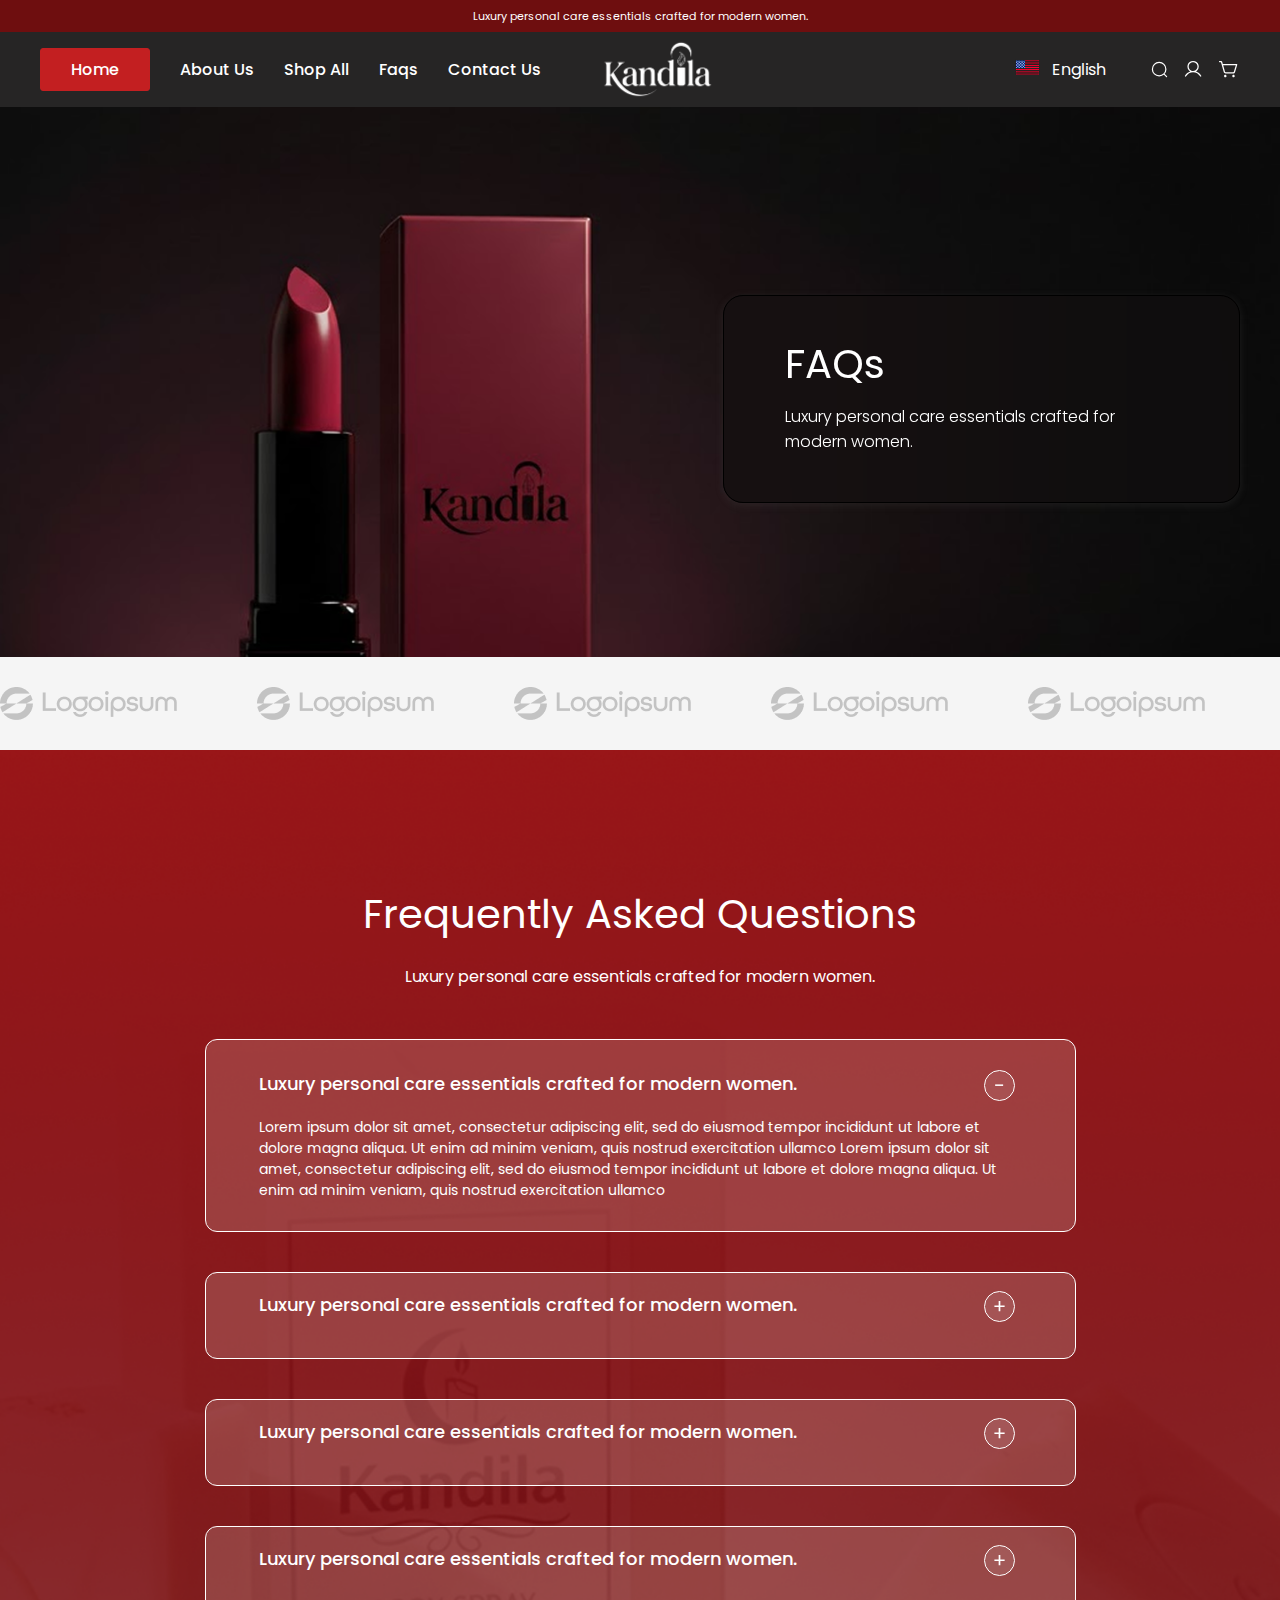
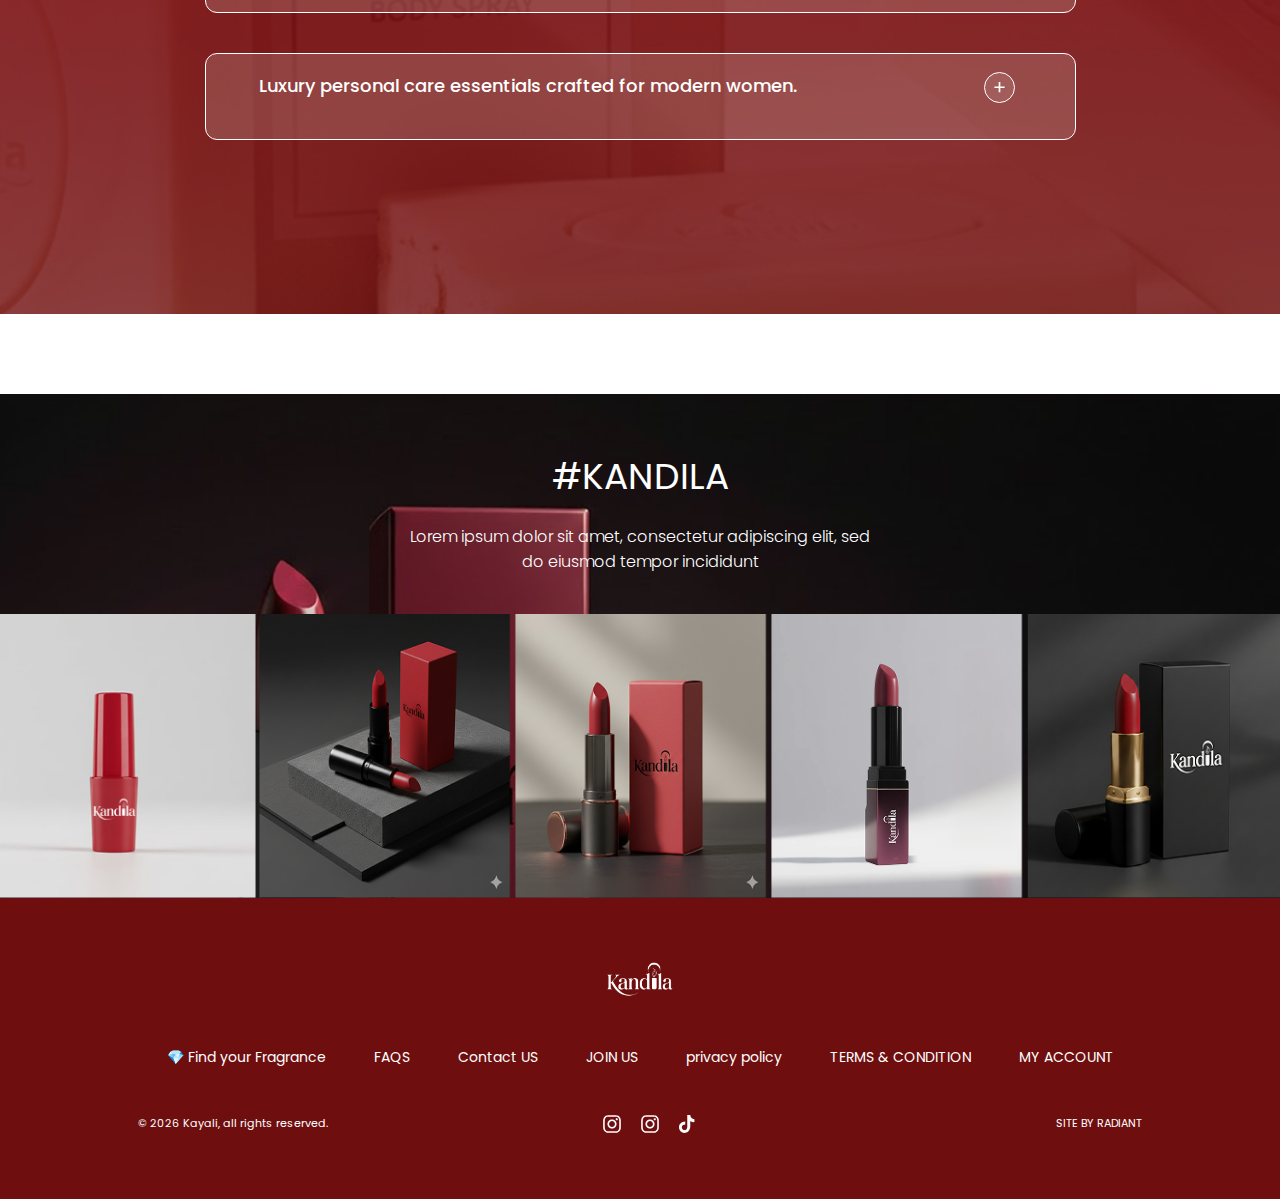
<file: page6.html>
<!doctype html>
<html lang="en">
  <head>
    <title>FAQS</title>
    <link rel="stylesheet" href="style.css" />
  </head>
  <body>
    <main>
      <header>
        <div class="first-text">
          <p>Luxury personal care essentials crafted for modern women.</p>
        </div>
        <section class="color">
          <div class="container head">
            <div class="list-logo">
              
              <ul class="list">
                <li class="Home"><a href="/index.html">Home</a></li>
                <li><a href="page2.html">About Us</a></li>
                <li><a href="page4.html"> Shop All</a></li>
                <li><a href="page6.html">Faqs</a></li>
                <li><a href="page3.html">Contact Us</a></li>
              </ul>
              <div class="log">
                <img src="Designs/Mask group.png" alt="" />
              </div>
            </div>
            <div class="English">
              <div class="eng">
                <div><img src="Designs/Frame 2147226064.png" alt="" /></div>
                <h3>English</h3>
              </div>
              <div class="icons">
                <svg
                  width="17"
                  height="17"
                  viewBox="0 0 17 17"
                  fill="none"
                  xmlns="http://www.w3.org/2000/svg"
                >
                  <g clip-path="url(#clip0_13_38)">
                    <path
                      d="M13.1042 13.1042L15.5834 15.5833M14.875 8.14583C14.875 4.42942 11.8623 1.41667 8.14585 1.41667C4.42944 1.41667 1.41669 4.42942 1.41669 8.14583C1.41669 11.8623 4.42944 14.875 8.14585 14.875C11.8623 14.875 14.875 11.8623 14.875 8.14583Z"
                      stroke="white"
                      stroke-width="1.2"
                      stroke-linecap="round"
                      stroke-linejoin="round"
                    />
                  </g>
                  <defs>
                    <clipPath id="clip0_13_38">
                      <rect width="17" height="17" fill="white" />
                    </clipPath>
                  </defs>
                </svg>
                <svg
                  width="21"
                  height="21"
                  viewBox="0 0 21 21"
                  fill="none"
                  xmlns="http://www.w3.org/2000/svg"
                >
                  <path
                    d="M18.2047 16.7131C17.004 14.6373 15.1537 13.1489 12.9944 12.4434C14.0625 11.8075 14.8924 10.8386 15.3565 9.68553C15.8207 8.53242 15.8935 7.25883 15.5637 6.06035C15.234 4.86186 14.52 3.80474 13.5313 3.05134C12.5426 2.29793 11.334 1.8899 10.0909 1.8899C8.84791 1.8899 7.63926 2.29793 6.65058 3.05134C5.66191 3.80474 4.94788 4.86186 4.61814 6.06035C4.28841 7.25883 4.36121 8.53242 4.82536 9.68553C5.28951 10.8386 6.11934 11.8075 7.18743 12.4434C5.02813 13.1481 3.17787 14.6365 1.97721 16.7131C1.93318 16.7849 1.90397 16.8647 1.89132 16.948C1.87866 17.0313 1.88281 17.1162 1.90352 17.1979C1.92423 17.2795 1.96108 17.3562 2.01189 17.4233C2.06271 17.4905 2.12646 17.5468 2.19939 17.5889C2.27232 17.631 2.35294 17.6581 2.43651 17.6686C2.52008 17.679 2.60489 17.6727 2.68596 17.6498C2.76702 17.627 2.84268 17.5881 2.90848 17.5355C2.97428 17.483 3.02889 17.4178 3.06908 17.3438C4.55433 14.7769 7.17955 13.2443 10.0909 13.2443C13.0023 13.2443 15.6275 14.7769 17.1128 17.3438C17.153 17.4178 17.2076 17.483 17.2734 17.5355C17.3392 17.5881 17.4148 17.627 17.4959 17.6498C17.577 17.6727 17.6618 17.679 17.7454 17.6686C17.8289 17.6581 17.9095 17.631 17.9825 17.5889C18.0554 17.5468 18.1192 17.4905 18.17 17.4233C18.2208 17.3562 18.2576 17.2795 18.2783 17.1979C18.2991 17.1162 18.3032 17.0313 18.2905 16.948C18.2779 16.8647 18.2487 16.7849 18.2047 16.7131ZM5.67616 7.56818C5.67616 6.69502 5.93508 5.84147 6.42018 5.11547C6.90528 4.38946 7.59478 3.82361 8.40147 3.48946C9.20817 3.15532 10.0958 3.06789 10.9522 3.23824C11.8086 3.40858 12.5952 3.82905 13.2126 4.44647C13.8301 5.06388 14.2505 5.85052 14.4209 6.7069C14.5912 7.56328 14.5038 8.45095 14.1697 9.25764C13.8355 10.0643 13.2697 10.7538 12.5436 11.2389C11.8176 11.724 10.9641 11.983 10.0909 11.983C8.92045 11.9817 7.79826 11.5162 6.9706 10.6885C6.14294 9.86086 5.67741 8.73867 5.67616 7.56818Z"
                    fill="white"
                  />
                </svg>
                <svg
                  width="21"
                  height="21"
                  viewBox="0 0 21 21"
                  fill="none"
                  xmlns="http://www.w3.org/2000/svg"
                >
                  <path
                    d="M7.56818 17.0284C7.56818 17.2779 7.4942 17.5218 7.3556 17.7292C7.217 17.9366 7.02001 18.0983 6.78952 18.1938C6.55904 18.2892 6.30542 18.3142 6.06074 18.2655C5.81606 18.2169 5.5913 18.0967 5.4149 17.9203C5.2385 17.7439 5.11836 17.5192 5.06969 17.2745C5.02102 17.0298 5.046 16.7762 5.14147 16.5457C5.23694 16.3152 5.39861 16.1182 5.60604 15.9796C5.81347 15.841 6.05734 15.767 6.30682 15.767C6.64135 15.767 6.96219 15.8999 7.19874 16.1365C7.43529 16.373 7.56818 16.6939 7.56818 17.0284ZM14.5057 15.767C14.2562 15.767 14.0123 15.841 13.8049 15.9796C13.5975 16.1182 13.4358 16.3152 13.3403 16.5457C13.2449 16.7762 13.2199 17.0298 13.2686 17.2745C13.3172 17.5192 13.4374 17.7439 13.6138 17.9203C13.7902 18.0967 14.0149 18.2169 14.2596 18.2655C14.5043 18.3142 14.7579 18.2892 14.9884 18.1938C15.2189 18.0983 15.4159 17.9366 15.5545 17.7292C15.6931 17.5218 15.767 17.2779 15.767 17.0284C15.767 16.6939 15.6342 16.373 15.3976 16.1365C15.161 15.8999 14.8402 15.767 14.5057 15.767ZM18.2622 5.8614L16.013 13.1702C15.8952 13.5577 15.6557 13.8968 15.3299 14.1374C15.0041 14.3779 14.6095 14.5071 14.2045 14.5057H6.62768C6.21693 14.5041 5.81772 14.3696 5.48986 14.1222C5.16199 13.8747 4.92309 13.5277 4.80895 13.1332L1.95669 3.15341H0.630682C0.463415 3.15341 0.302998 3.08696 0.184722 2.96869C0.0664467 2.85041 0 2.68999 0 2.52273C0 2.35546 0.0664467 2.19504 0.184722 2.07677C0.302998 1.95849 0.463415 1.89204 0.630682 1.89204H1.95669C2.23057 1.89295 2.49679 1.98254 2.71551 2.14739C2.93422 2.31224 3.09366 2.54349 3.16996 2.80653L3.80932 5.04545H17.6591C17.7578 5.04542 17.8551 5.06854 17.9432 5.11297C18.0314 5.1574 18.1078 5.2219 18.1665 5.30126C18.2252 5.38063 18.2644 5.47266 18.281 5.56994C18.2976 5.66723 18.2912 5.76706 18.2622 5.8614ZM16.8053 6.30682H4.1696L6.02143 12.7871C6.05911 12.9188 6.13865 13.0347 6.24803 13.1172C6.35741 13.1997 6.49068 13.2443 6.62768 13.2443H14.2045C14.3395 13.2444 14.4709 13.2011 14.5794 13.121C14.688 13.0408 14.768 12.9279 14.8076 12.7989L16.8053 6.30682Z"
                    fill="white"
                  />
                </svg>
              </div>
            </div>
            <button class="menu-toggle">
              
              <label class="burger" for="burger">
  <input type="checkbox" id="burger">
  <span></span>
  <span></span>
  <span></span>
</label></button>
          </div>
        </section>
      </header>
      <section class="hero hero2">
         <div class="container main2">
            <div class="box2">
                <h1>FAQs</h1>
                <p>Luxury personal care essentials crafted for modern women.</p>
                
            </div>

         </div>
         
      </section>
      <div class="marquee">
          <div class="marquee-track">
            <img src="Designs/Frame (1).png" alt="" />
            <img src="Designs/Frame (1).png" alt="" /><img
              src="Designs/Frame (1).png"
              alt=""
            /><img src="Designs/Frame (1).png" alt="" /><img
              src="Designs/Frame (1).png"
              alt=""
            />
            <img src="Designs/Frame (1).png" alt="" /><img
              src="Designs/Frame (1).png"
              alt=""
            /><img src="Designs/Frame (1).png" alt="" />
            <img src="Designs/Frame (1).png" alt="" />
            <img src="Designs/Frame (1).png" alt="" /><img
              src="Designs/Frame (1).png"
              alt=""
            /><img src="Designs/Frame (1).png" alt="" />
            <img src="Designs/Frame (1).png" alt="" />
            <img src="Designs/Frame (1).png" alt="" /><img
              src="Designs/Frame (1).png"
              alt=""
            /><img src="Designs/Frame (1).png" alt="" />
          </div>
        </div>
        <section class="iii">
            <div class="container faqsss">
                <h1>Frequently Asked Questions</h1>
                <p>Luxury personal care essentials crafted for modern women.</p>
                <div class="faqqss">
                    <div class="faaaqqq">
                        <h2>Luxury personal care essentials crafted for modern women.</h2>
                        <svg class="shrink" width="31" height="31" viewBox="0 0 31 31" fill="none" xmlns="http://www.w3.org/2000/svg">
<rect x="0.5" y="0.5" width="30" height="30" rx="15" fill="white" fill-opacity="0.1"/>
<rect x="0.5" y="0.5" width="30" height="30" rx="15" stroke="white"/>
<path d="M19.1322 14.4V15.94H11.1522V14.4H19.1322Z" fill="white"/>
</svg>
                    </div>
                    <h3>Lorem ipsum dolor sit amet, consectetur adipiscing elit, sed do eiusmod tempor incididunt ut labore et dolore magna aliqua. Ut enim ad minim veniam, quis nostrud exercitation ullamco Lorem ipsum dolor sit amet, consectetur adipiscing elit, sed do eiusmod tempor incididunt ut labore et dolore magna aliqua. Ut enim ad minim veniam, quis nostrud exercitation ullamco </h3>
                </div>
                <div class="faaaqqqq">
                    <h2>Luxury personal care essentials crafted for modern women.</h2>
                    <svg class="shrink" width="31" height="31" viewBox="0 0 31 31" fill="none" xmlns="http://www.w3.org/2000/svg">
<rect x="0.5" y="0.5" width="30" height="30" rx="15" fill="white" fill-opacity="0.1"/>
<rect x="0.5" y="0.5" width="30" height="30" rx="15" stroke="white"/>
<path d="M20.6138 15.96H16.3538V20.28H14.6538V15.96H10.4138V14.42H14.6538V10.08H16.3538V14.42H20.6138V15.96Z" fill="white"/>
</svg>

                </div>
                <div class="faaaqqqq">
                    <h2>Luxury personal care essentials crafted for modern women.</h2>
                    <svg class="shrink" width="31" height="31" viewBox="0 0 31 31" fill="none" xmlns="http://www.w3.org/2000/svg">
<rect x="0.5" y="0.5" width="30" height="30" rx="15" fill="white" fill-opacity="0.1"/>
<rect x="0.5" y="0.5" width="30" height="30" rx="15" stroke="white"/>
<path d="M20.6138 15.96H16.3538V20.28H14.6538V15.96H10.4138V14.42H14.6538V10.08H16.3538V14.42H20.6138V15.96Z" fill="white"/>
</svg>

                </div>
                <div class="faaaqqqq">
                    <h2>Luxury personal care essentials crafted for modern women.</h2>
                    <svg class="shrink" width="31" height="31" viewBox="0 0 31 31" fill="none" xmlns="http://www.w3.org/2000/svg">
<rect x="0.5" y="0.5" width="30" height="30" rx="15" fill="white" fill-opacity="0.1"/>
<rect x="0.5" y="0.5" width="30" height="30" rx="15" stroke="white"/>
<path d="M20.6138 15.96H16.3538V20.28H14.6538V15.96H10.4138V14.42H14.6538V10.08H16.3538V14.42H20.6138V15.96Z" fill="white"/>
</svg>

                </div>
                <div class="faaaqqqq">
                    <h2>Luxury personal care essentials crafted for modern women.</h2>
                    <svg class="shrink" width="31" height="31" viewBox="0 0 31 31" fill="none" xmlns="http://www.w3.org/2000/svg">
<rect x="0.5" y="0.5" width="30" height="30" rx="15" fill="white" fill-opacity="0.1"/>
<rect x="0.5" y="0.5" width="30" height="30" rx="15" stroke="white"/>
<path d="M20.6138 15.96H16.3538V20.28H14.6538V15.96H10.4138V14.42H14.6538V10.08H16.3538V14.42H20.6138V15.96Z" fill="white"/>
</svg>

                </div>
            </div>
        </section>
         <footer class="back-img">
        <div class="bottom">
            <h1>#KANDILA</h1>
            <p>Lorem ipsum dolor sit amet, consectetur adipiscing elit, sed do eiusmod tempor incididunt </p>

        </div>
        <div class="bottom-images">
            <img src="Designs/item0.png" alt="">
            <img src="Designs/Item.png" alt="">
            <img src="Designs/Item (1).png" alt="">
            <img src="Designs/Item (2).png" alt="">
            <img src="Designs/Item (3).png" alt="">
        </div>
        <div class="bottom-main">
            <div class="mask1"><img src="Designs/Mask group (1).png" alt=""></div>
            <div class="bottom-list">
                <p>💎 Find your Fragrance</p>
                <p>FAQS</p>
                <p>Contact US</p>
                <p>JOIN US</p>
                <P>privacy policy</P>
                <p>TERMS & CONDITION</p>
                <P>MY ACCOUNT</P>
            </div>
            <div class="bottom-text">
                <p>© 2026 Kayali, all rights reserved.</p>
                <div class="bottom-icons">
                    <svg width="18" height="18" viewBox="0 0 18 18" fill="none" xmlns="http://www.w3.org/2000/svg">
<mask id="mask0_10_1464" style="mask-type:luminance" maskUnits="userSpaceOnUse" x="0" y="0" width="18" height="18">
<path d="M0 0H18V18H0V0Z" fill="white"/>
</mask>
<g mask="url(#mask0_10_1464)">
<path d="M9 1.74064C11.3661 1.74064 11.6442 1.75054 12.5793 1.79284C13.4433 1.83154 13.9113 1.97554 14.2245 2.09884C14.6385 2.26084 14.9346 2.44984 15.2442 2.75944C15.5529 3.06904 15.7464 3.36424 15.9048 3.77914C16.0245 4.09234 16.1721 4.55944 16.2108 5.42434C16.2531 6.36034 16.263 6.63754 16.263 9.00364C16.263 11.3697 16.2531 11.6469 16.2108 12.582C16.1721 13.4469 16.0281 13.914 15.9048 14.2281C15.7428 14.6421 15.5538 14.9382 15.2433 15.2469C14.9582 15.5418 14.6098 15.768 14.2245 15.9084C13.9113 16.0281 13.4442 16.1757 12.5793 16.2144C11.6433 16.2567 11.3661 16.2666 9 16.2666C6.6339 16.2666 6.3558 16.2558 5.4207 16.2144C4.5567 16.1757 4.0887 16.0317 3.7755 15.9084C3.3615 15.7464 3.0654 15.5574 2.7558 15.2469C2.46125 14.9618 2.23536 14.6134 2.0952 14.2281C1.9755 13.9149 1.8279 13.4469 1.7892 12.582C1.7469 11.6469 1.737 11.3697 1.737 9.00364C1.737 6.63754 1.7469 6.35944 1.7892 5.42434C1.8279 4.56034 1.9719 4.09234 2.0952 3.77914C2.2572 3.36514 2.4462 3.06904 2.7567 2.75944C3.04186 2.46489 3.39023 2.23901 3.7755 2.09884C4.0887 1.97914 4.5558 1.83154 5.4207 1.79284C6.3567 1.74784 6.6339 1.74064 9 1.74064ZM9 0.144043C6.5952 0.144043 6.2928 0.154843 5.3469 0.198043C4.4055 0.239443 3.762 0.390643 3.1995 0.608443C2.6154 0.833443 2.1231 1.13944 1.6308 1.63084C1.18144 2.07454 0.833021 2.6099 0.609297 3.20044C0.391497 3.76294 0.240297 4.40644 0.197997 5.35144C0.154797 6.29284 0.143997 6.59524 0.143997 9.00004C0.143997 11.4048 0.154797 11.7072 0.197097 12.6531C0.239397 13.5945 0.390597 14.238 0.608397 14.8041C0.833397 15.3882 1.1394 15.8796 1.6308 16.3719C2.07404 16.8219 2.6091 17.1709 3.1995 17.3952C3.762 17.613 4.4055 17.7642 5.3505 17.8065C6.2964 17.8488 6.5952 17.8596 9.0036 17.8596C11.412 17.8596 11.7108 17.8488 12.6567 17.8065C13.5981 17.7642 14.2416 17.613 14.8077 17.3952C15.3989 17.173 15.9341 16.8236 16.3755 16.3719C16.8253 15.929 17.1743 15.3942 17.3988 14.8041C17.6166 14.2416 17.7678 13.5981 17.8101 12.6531C17.8524 11.7072 17.8632 11.4084 17.8632 9.00004C17.8632 6.59164 17.8524 6.29284 17.8101 5.34694C17.7678 4.40554 17.6166 3.76204 17.3988 3.19594C17.1765 2.60477 16.8272 2.06958 16.3755 1.62814C15.9325 1.17833 15.3978 0.829298 14.8077 0.604843C14.2452 0.387043 13.6017 0.235843 12.6567 0.193543C11.7072 0.154843 11.4039 0.144043 9 0.144043Z" fill="white"/>
<path d="M9 4.45057C7.7934 4.45057 6.63621 4.92989 5.78302 5.78309C4.92982 6.63629 4.4505 7.79347 4.4505 9.00007C4.4505 10.2067 4.92982 11.3639 5.78302 12.2171C6.63621 13.0703 7.7934 13.5496 9 13.5496C10.2064 13.5489 11.3632 13.0693 12.2162 12.2163C13.0692 11.3632 13.5488 10.2065 13.5495 9.00007C13.5488 7.79369 13.0692 6.63692 12.2162 5.78388C11.3632 4.93084 10.2064 4.45129 9 4.45057ZM9 11.953C8.21696 11.953 7.46599 11.6419 6.9123 11.0882C6.35861 10.5345 6.04755 9.78356 6.04755 9.00052C6.04755 8.21748 6.35861 7.46652 6.9123 6.91283C7.46599 6.35913 8.21696 6.04807 9 6.04807C9.78304 6.04807 10.534 6.35913 11.0877 6.91283C11.6414 7.46652 11.9525 8.21748 11.9525 9.00052C11.9525 9.78356 11.6414 10.5345 11.0877 11.0882C10.534 11.6419 9.78304 11.953 9 11.953ZM13.7286 5.33347C13.8681 5.33347 14.0062 5.306 14.135 5.25263C14.2639 5.19926 14.3809 5.12104 14.4795 5.02242C14.5782 4.9238 14.6564 4.80673 14.7098 4.67788C14.7631 4.54903 14.7906 4.41094 14.7906 4.27147C14.7906 4.13201 14.7631 3.99391 14.7098 3.86506C14.6564 3.73622 14.5782 3.61914 14.4795 3.52053C14.3809 3.42191 14.2639 3.34368 14.135 3.29031C14.0062 3.23694 13.8681 3.20947 13.7286 3.20947C13.4469 3.20947 13.1768 3.32136 12.9777 3.52053C12.7785 3.71969 12.6666 3.98981 12.6666 4.27147C12.6666 4.55313 12.7785 4.82326 12.9777 5.02242C13.1768 5.22158 13.4469 5.33347 13.7286 5.33347Z" fill="white"/>
</g>
</svg>
<svg width="18" height="18" viewBox="0 0 18 18" fill="none" xmlns="http://www.w3.org/2000/svg">
<mask id="mask0_10_1446" style="mask-type:luminance" maskUnits="userSpaceOnUse" x="0" y="0" width="18" height="18">
<path d="M0 0H18V18H0V0Z" fill="white"/>
</mask>
<g mask="url(#mask0_10_1446)">
<path d="M9.00001 1.74064C11.3661 1.74064 11.6442 1.75054 12.5793 1.79284C13.4433 1.83154 13.9113 1.97554 14.2245 2.09884C14.6385 2.26084 14.9346 2.44984 15.2442 2.75944C15.5529 3.06904 15.7464 3.36424 15.9048 3.77914C16.0245 4.09234 16.1721 4.55944 16.2108 5.42434C16.2531 6.36034 16.263 6.63754 16.263 9.00364C16.263 11.3697 16.2531 11.6469 16.2108 12.582C16.1721 13.4469 16.0281 13.914 15.9048 14.2281C15.7428 14.6421 15.5538 14.9382 15.2433 15.2469C14.9582 15.5418 14.6099 15.768 14.2245 15.9084C13.9113 16.0281 13.4442 16.1757 12.5793 16.2144C11.6433 16.2567 11.3661 16.2666 9.00001 16.2666C6.63391 16.2666 6.35581 16.2558 5.42071 16.2144C4.55671 16.1757 4.08871 16.0317 3.77551 15.9084C3.36151 15.7464 3.06541 15.5574 2.75581 15.2469C2.46126 14.9618 2.23537 14.6134 2.09521 14.2281C1.97551 13.9149 1.82791 13.4469 1.78921 12.582C1.74691 11.6469 1.73701 11.3697 1.73701 9.00364C1.73701 6.63754 1.74691 6.35944 1.78921 5.42434C1.82791 4.56034 1.97191 4.09234 2.09521 3.77914C2.25721 3.36514 2.44621 3.06904 2.75671 2.75944C3.04187 2.46489 3.39025 2.23901 3.77551 2.09884C4.08871 1.97914 4.55581 1.83154 5.42071 1.79284C6.35671 1.74784 6.63391 1.74064 9.00001 1.74064ZM9.00001 0.144043C6.59521 0.144043 6.29281 0.154843 5.34691 0.198043C4.40551 0.239443 3.76201 0.390643 3.19951 0.608443C2.61541 0.833443 2.12311 1.13944 1.63081 1.63084C1.18145 2.07454 0.833036 2.6099 0.609312 3.20044C0.391512 3.76294 0.240312 4.40644 0.198012 5.35144C0.154812 6.29284 0.144012 6.59524 0.144012 9.00004C0.144012 11.4048 0.154812 11.7072 0.197112 12.6531C0.239412 13.5945 0.390612 14.238 0.608413 14.8041C0.833413 15.3882 1.13941 15.8796 1.63081 16.3719C2.07405 16.8219 2.60912 17.1709 3.19951 17.3952C3.76201 17.613 4.40551 17.7642 5.35051 17.8065C6.29641 17.8488 6.59521 17.8596 9.00361 17.8596C11.412 17.8596 11.7108 17.8488 12.6567 17.8065C13.5981 17.7642 14.2416 17.613 14.8077 17.3952C15.3989 17.173 15.9341 16.8236 16.3755 16.3719C16.8253 15.929 17.1744 15.3942 17.3988 14.8041C17.6166 14.2416 17.7678 13.5981 17.8101 12.6531C17.8524 11.7072 17.8632 11.4084 17.8632 9.00004C17.8632 6.59164 17.8524 6.29284 17.8101 5.34694C17.7678 4.40554 17.6166 3.76204 17.3988 3.19594C17.1765 2.60477 16.8272 2.06958 16.3755 1.62814C15.9325 1.17833 15.3978 0.829298 14.8077 0.604843C14.2452 0.387043 13.6017 0.235843 12.6567 0.193543C11.7072 0.154843 11.4039 0.144043 9.00001 0.144043Z" fill="white"/>
<path d="M9 4.45057C7.7934 4.45057 6.63621 4.92989 5.78302 5.78309C4.92982 6.63629 4.4505 7.79347 4.4505 9.00007C4.4505 10.2067 4.92982 11.3639 5.78302 12.2171C6.63621 13.0703 7.7934 13.5496 9 13.5496C10.2064 13.5489 11.3632 13.0693 12.2162 12.2163C13.0692 11.3632 13.5488 10.2065 13.5495 9.00007C13.5488 7.79369 13.0692 6.63692 12.2162 5.78388C11.3632 4.93084 10.2064 4.45129 9 4.45057ZM9 11.953C8.21696 11.953 7.46599 11.6419 6.9123 11.0882C6.35861 10.5345 6.04755 9.78356 6.04755 9.00052C6.04755 8.21748 6.35861 7.46652 6.9123 6.91283C7.46599 6.35913 8.21696 6.04807 9 6.04807C9.78304 6.04807 10.534 6.35913 11.0877 6.91283C11.6414 7.46652 11.9525 8.21748 11.9525 9.00052C11.9525 9.78356 11.6414 10.5345 11.0877 11.0882C10.534 11.6419 9.78304 11.953 9 11.953ZM13.7286 5.33347C13.8681 5.33347 14.0062 5.306 14.135 5.25263C14.2639 5.19926 14.3809 5.12104 14.4795 5.02242C14.5782 4.9238 14.6564 4.80673 14.7098 4.67788C14.7631 4.54903 14.7906 4.41094 14.7906 4.27147C14.7906 4.13201 14.7631 3.99391 14.7098 3.86506C14.6564 3.73622 14.5782 3.61914 14.4795 3.52053C14.3809 3.42191 14.2639 3.34368 14.135 3.29031C14.0062 3.23694 13.8681 3.20947 13.7286 3.20947C13.4469 3.20947 13.1768 3.32136 12.9777 3.52053C12.7785 3.71969 12.6666 3.98981 12.6666 4.27147C12.6666 4.55313 12.7785 4.82326 12.9777 5.02242C13.1768 5.22158 13.4469 5.33347 13.7286 5.33347Z" fill="white"/>
</g>
</svg>
<svg width="16" height="18" viewBox="0 0 16 18" fill="none" xmlns="http://www.w3.org/2000/svg">
<path d="M11.232 0C11.5289 2.55369 12.9542 4.07618 15.4323 4.23815V7.11038C13.9962 7.25075 12.7383 6.78104 11.2752 5.89562V11.2675C11.2752 18.0918 3.83544 20.2244 0.844437 15.3329C-1.07758 12.1854 0.0993864 6.66227 6.26495 6.44091V9.46971C5.79525 9.54529 5.29315 9.66407 4.83424 9.82064C3.46291 10.2849 2.68547 11.1542 2.90143 12.6875C3.31714 15.6245 8.70527 16.4937 8.25715 10.7546V0.00539892H11.232V0Z" fill="white"/>
</svg>
                </div>
                <p>SITE BY RADIANT</p>
            </div>
        </div>
      </footer>
    </main>
  </body>
  <script src="script.js"></script>
</html>
</file>
<file: style.css>
@import url("https://fonts.googleapis.com/css2?family=Inter:ital,opsz,wght@0,14..32,100..900;1,14..32,100..900&family=Poppins:ital,wght@0,100;0,200;0,300;0,400;0,500;0,600;0,700;0,800;0,900;1,100;1,200;1,300;1,400;1,500;1,600;1,700;1,800;1,900&display=swap");

* {
  margin: 0;
  padding: 0;
  box-sizing: border-box;
}
body {
    overflow-x: hidden;
}

img {
  width: 100%;
  height: 100%;
}
.container {
  max-width: 1440px;
  width: 100%;
  padding-inline: 80px;
  margin-inline: auto;
}
.first-text {
  font-family: "Poppins", sans-serif;
  font-size: 11px;
  font-weight: 400;
  line-height: 16px;
  text-align: center;
  padding-block: 8px;
  color: white;
  background-color: #6e0e0f;
}
.color {
  background-color: #262525;
}
.head {
  display: flex;
  align-items: center;
  justify-content: space-between;
}
.log {
  width: 164px;
}
.list-logo {
  display: flex;
  align-items: center;
  justify-content: space-between;
  gap: 86px;
}
ul#menu {
    display: none;
  transition: transform 0.35s ease;
}
.list {
  list-style: none;
  display: flex;
  align-items: center;
  gap: 30px;
  font-family: "Poppins", sans-serif;
  font-size: 14px;
  font-weight: 400;
  color: white;
}

.list.show {
  display: block;
    transform: translateX(0);
}

.list li a {
  text-decoration: none;
  color: white;
  font-size: 16px;
  font-weight: 500;
}
.menu-toggle {
  display: none;
  font-size: 24px;
  background: none;
  border: none;
  color: white;
  cursor: pointer;
  position: relative;
}
.Home {
  padding-block: 8px;
  padding-inline: 30px;
  background-color: #c31f21;
  border: 1px solid #c31f21;
  border-radius: 3px;
}
.eng {
  display: flex;
  align-items: center;
  gap: 10px;
  h3 {
    font-family: "Poppins", sans-serif;
    font-size: 16px;
    font-weight: 400;
    color: white;
  }
}
.icons {
  display: flex;
  align-items: center;
  gap: 15px;
}
.English {
  display: flex;
  align-items: center;
  gap: 45px;
}
.box {
  padding-block: 98px;
  padding-inline: 61px;
  border-radius: 20px;
  width: 517px;
  background-color: transparent;
  opacity: 80%;
  border: 1px solid black;
  backdrop-filter: blur(220px);
  box-shadow: rgba(99, 99, 99, 0.2) 0px 2px 8px 0px;

  h1 {
    width: 395px;
    font-size: 44px;
    line-height: 100%;
    color: white;
    font-family: "Poppins", sans-serif;
    font-size: 40px;
    font-weight: 400;
  }
  p {
    font-family: "Poppins", sans-serif;
    font-size: 16px;
    font-weight: 400;
    width: 344px;
    padding-top: 20px;
    padding-bottom: 30px;
    color: white;
  }
}

.main {
  padding-top: 152px;
  padding-bottom: 116px;
  display: flex;
  justify-content: end;
}
.hero {
  background-image: url(Designs/Frame\ 1\ \(1\).png);
  background-position: top;
  background-repeat: no-repeat;
  background-size: cover;
}
.hero2 {
  height: 550px;
}
.button1 {
  font-family: "Poppins", sans-serif;
  font-size: 18px;
  font-weight: 400;
  padding-block: 15px;
 width: 100%;
    text-align: center;
  background-color: #c31f21;
  border: 1px solid #c31f21;
  margin-bottom: 20px;
  color: white;
}
.red {
  border: 1px solid white;
  background-color: transparent;
}

.lipstick {
  display: flex;
  align-items: center;
  justify-content: space-between;
}
.img3 {
  display: grid;
  grid-template-columns: repeat(3, 1fr);
}
.same-class {
  background-position: center;
  background-repeat: no-repeat;
  background-size: cover;
  height: 440px;
  display: flex;
  align-items: end;
  justify-content: center;
}
.img123 {
  background-image: url(Designs/Frame\ 12\ \(4\).png);
}
.img456 {
  background-image: url(Designs/Frame\ 10\ \(3\).png);
}
.img789 {
  background-image: url(Designs/Frame\ 11\ \(2\).png);
}
.coll {
  padding-block: 14px;
  padding-inline: 20px;
  background: linear-gradient(240.57deg, #c31f21 -9.27%, #6d0d0e 113.81%);
  border: 1px solid #6d0d0e;
  color: white;
  margin-bottom: 30px;
  width: 75%;
}
.col {
  position: absolute;
  padding-block: 14px;
  padding-inline: 127px;
  background: linear-gradient(240.57deg, #c31f21 -9.27%, #6d0d0e 113.81%);
  border: 1px solid #6d0d0e;
  color: white;
  bottom: -344px;
  right: 567px;
}
.colll {
  position: absolute;
  padding-block: 14px;
  padding-inline: 127px;
  background: linear-gradient(240.57deg, #c31f21 -9.27%, #6d0d0e 113.81%);
  border: 1px solid #6d0d0e;
  color: white;
  bottom: -344px;
  right: 77px;
}
.container2 {
  margin-block: 100px;
}
.PRODUCTS {
  font-family: "Inter", sans-serif;
  font-size: 40px;
  font-weight: 400;
}
.content2-top {
  display: flex;
  align-items: center;
  justify-content: space-between;
  padding-top: 44px;
  padding-bottom: 60px;
  h1 {
    font-family: "Poppins", sans-serif;
    font-size: 40px;
    font-weight: 300;
  }
}
.button2 {
  padding-block: 14px;
  padding-inline: 93px;
  font-family: "Poppins", sans-serif;
  font-size: 18px;
  font-weight: 400;
  color: white;
  background-color: #6e0e0f;
  border: 1px solid #6e0e0f;
}
.content2-mid {
  display: grid;
  grid-template-columns: repeat(4, 1fr);
  gap: 31px;
}
.imge {
  padding-bottom: 10px;
  width: 215px;
  margin-inline: auto;
}
.bos {
  height: 229.22px;
}
.boxes {
  text-align: center;
  border: 1px solid #9c0d20;
  background-color: #e7d7cc33;
  padding-top: 17px;
  padding-bottom: 21px;
  h2 {
    font-family: "Poppins", sans-serif;
    font-size: 18px;
    font-weight: 400;
    padding-top: 12px;
  }
}
.content2 {
  padding-bottom: 35px;
}
.content3 {
  display: flex;
  align-items: center;
  gap: 50px;
  padding-top: 83px;
  padding-block: 100px;
}
.content3-left {
  width: 33%;
  h1 {
    font-family: "Poppins", sans-serif;
    font-size: 40px;
    font-weight: 275;
  }
  h2 {
    font-family: "Inter", sans-serif;
    font-size: 40px;
    font-weight: 400;
    padding-top: 10px;
    padding-top: 20px;
  }
  p {
    font-family: "Poppins", sans-serif;
    font-size: 16px;
    font-weight: 300;
  }
  h3 {
    color: #c51e22;
    font-family: "Inter", sans-serif;
    font-size: 40px;
    font-weight: 400;
    padding-top: 10px;
    padding-bottom: 7px;
  }
  h5 {
    font-family: "Poppins", sans-serif;
    font-size: 16px;
    font-weight: 300;
  }
}
.button4 {
  background: linear-gradient(240.57deg, #c31f21 -9.27%, #6d0d0e 113.81%);
  padding-block: 14px;
  padding-inline: 115px;
  margin-top: 30px;
  margin-bottom: 50px;
  font-family: "Inter", sans-serif;
  font-size: 16px;
  font-weight: 400;
  color: white;
  border: 1px solid #c31f21;
}
.design-img {
  width: 780px;
}
.oonly-width {
  display: flex;
  justify-content: space-between;
}
.flex {
  display: flex;
  flex-direction: column;
  gap: 60px;
  width: 45%;
  h4 {
    border: 1px solid black;
    font-family: "Poppins", sans-serif;
    font-size: 18px;
    font-weight: 400;
    color: white;
    background: linear-gradient(240.57deg, #c31f21 -9.27%, #6d0d0e 113.81%);
    padding: 12px 25px;
    text-align: center;
    margin-top: -5px;
    width: 80%;
  }
}
.img1 {
  width: 360px;
  height: 296px;
}
.img3-1 {
  width: 360px;

  opacity: 1;
}
.img2 {
  width: 360;
  height: 409;
}
.img4 {
  background:
    linear-gradient(0deg, #c51e22, #c51e22),
    linear-gradient(240.57deg, #c31f21 -9.27%, #6d0d0e 113.81%);
  width: 237.5px;
  padding: 87px 37px;
}

.content4 {
  display: flex;
  align-items: center;
  gap: 72px;
  padding-top: 100px;
  padding-bottom: 80px;
}
.content4-right {
  h1 {
    font-family: "Poppins", sans-serif;
    font-size: 40px;
    font-weight: 275;
  }
  p {
    font-family: "Poppins", sans-serif;
    font-size: 16px;
    font-weight: 300;
    padding-top: 20px;
    padding-bottom: 30px;
    width: 556px;
  }
}
.content4-list {
  font-family: "Poppins", sans-serif;
  font-size: 16px;
  font-weight: 400;
  color: #c51e22;
  display: flex;
  flex-direction: column;
  gap: 15px;
  margin-left: 20px;
}
.box-shad {
  -webkit-box-shadow: -7px 5px 3px 2px #6d0d0e;
  box-shadow: -7px 5px 3px 2px #6d0d0e;
}
.GRID {
  display: grid;
  grid-template-columns: repeat(5, 1fr);
  gap: 50px;
  padding-top: 40px;
  p {
    padding-top: 20px;
    font-family: "Poppins", sans-serif;
    font-size: 14px;
    font-weight: 400;
    color: #1b1b19;
    text-align: center;
  }
}
.content5 {
  h1 {
    font-family: "Poppins", sans-serif;
    font-size: 40px;
    font-weight: 275;
  }
}
.content6 {
  padding-block: 100px;
  h1 {
    font-family: "Poppins", sans-serif;
    font-size: 40px;
    font-weight: 275;
  }
  h2 {
    font-family: "Poppins", sans-serif;
    font-size: 14px;
    font-weight: 400;
    padding-top: 16px;
    padding-bottom: 40px;
    color: #1b1b19;
  }
}
.back-img-sty {
  background-position: center;
  background-repeat: no-repeat;
  background-size: cover;
  padding-inline: 15px;
  padding-block: 20px;
  height: 610px;
  display: flex;
  flex-direction: column;
  justify-content: space-between;
}
.styyyyy {
  background-image: url(Designs/Background.png);
}
.styyyyyy {
  background-image: url(Designs/Background\ \(1\).png);
}
.styyyyyyy {
  background-image: url(Designs/Background\ \(2\).png);
}

.card-card {
  display: flex;
  flex-direction: column;
  align-items: end;
  h6 {
    color: white;
    font-family: "Poppins", sans-serif;
    font-size: 11px;
    font-weight: 400;
    padding-block: 8px;
    padding-inline: 16px;
    background: linear-gradient(240.57deg, #c31f21 -9.27%, #6d0d0e 113.81%);
    margin-bottom: 10px;
  }
}
.flex2 {
  display: flex;
  align-items: center;
  p {
    color: white;
  }
}
.top-flex {
  display: flex;
  align-items: start;
  justify-content: space-between;
}
.bottom-flex {
  display: flex;
  align-items: center;

  gap: 8px;
}
.crad-des {
  h3 {
    font-family: "Poppins", sans-serif;
    font-size: 20px;
    font-weight: 400;
    color: white;
  }
}
.bor-lin {
  display: flex;
  align-items: center;
  gap: 102px;
  padding-block: 9px;
  padding-inline: 17px;
  border: 1px solid white;
  color: white;
}
.addtobag {
  font-family: "Poppins", sans-serif;
  font-size: 13px;
  font-weight: 400;
  padding-block: 14px;
  padding-inline: 40px;
  background: linear-gradient(240.57deg, #c31f21 -9.27%, #6d0d0e 113.81%);
  border: 1px solid #6d0d0e;
  color: white;
}
.flex3 {
  display: flex;
  align-items: center;
  gap: 8px;
  padding-block: 6px;
  padding-inline: 6px;
  border: 1px solid white;
  backdrop-filter: blur(20px);
  background-color: #cfcfcf4d;
  border-radius: 50px;

  h4 {
    font-family: "Poppins", sans-serif;
    font-size: 11px;
    font-weight: 400;
    color: #6d0d0e;
  }
}
.good {
  display: flex;
  flex-wrap: wrap;
  justify-content: center;
  gap: 34px;
  padding-bottom: 50px;
}
.spot {
  display: flex;
  align-items: center;
  justify-content: center;
  gap: 10px;
}
.width {
  border: 1px solid #891214;
  border-radius: 40px;
  height: 15px;
  width: 41px;
  background-color: #891214;
}
.content7 {
  text-align: center;
  h1 {
    font-family: "Poppins", sans-serif;
    font-size: 40px;
    font-weight: 400;
    padding-bottom: 15px;
  }
}
.span1 {
  font-family: "Inter", sans-serif;
  font-size: 14px;
  font-weight: 700;
}
.stars {
  display: flex;
  align-items: center;
}
.bekar {
  font-family: "Inter", sans-serif;
  font-size: 14px;
  font-weight: 400;
}
.stars-upper {
  display: flex;
  align-items: center;
  justify-content: center;
  gap: 42px;
}
.f-logo {
  display: flex;
  align-items: center;
  justify-content: space-between;
}
.card {
  padding-block: 16px;
  padding-inline: 16px;
  width: 421px;
  border-radius: 24px;
  background-color: #FAF7F5;
  h4 {
    font-family: "Poppins", sans-serif;
    font-size: 14px;
    font-weight: 400;
    padding-top: 10px;
    color: #9f9f9f;
    border-bottom: 1px solid #9f9f9f;
    width: 80px;
  }
  h6 {
    font-family: "Poppins", sans-serif;
    font-size: 14px;
    font-weight: 600;
    padding-bottom: 15px;
  }
  p {
    padding-top: 15px;
    padding-bottom: 10px;
    font-family: "Poppins", sans-serif;
    font-size: 13px;
    font-weight: 400;
    color: #404040;
  }
}
.cards-carousel {
  margin-top: 15px;
  display: flex;
  align-items: center;
  gap: 16px;
  overflow-x: auto;
  scroll-snap-type: x mandatory;
}
.card {
  min-width: 300px;
  scroll-snap-align: start;
  background: #FAF7F5;
  border-radius: 12px;
  padding: 20px;
  animation: scroll 5s linear infinite;
}

.cards-carousel::-webkit-scrollbar {
  display: none;
}
@keyframes scroll {
  from {
    transform: translateX(0);
  }
  to {
    transform: translateX(-190%);
  }
}
.arrow {
  display: flex;
  align-items: center;
  justify-content: center;
  gap: 70px;
  padding-top: 28px;
  padding-bottom: 100px;
}
.back-style {
  padding-block: 84px;
  padding-inline: 56px;
  border: 1px solid #6e0e0f;
  border-radius: 20px;
  width: 710px;
  h1 {
    color: #6d0d0e;
    font-family: "Poppins", sans-serif;
    font-size: 40px;
    font-weight: 280;
  }
  p {
    font-family: "Poppins", sans-serif;
    font-size: 16px;
    font-weight: 300;
    padding-block: 30px;
  }
}

.Now {
  color: #6d0d0e;
  font-family: "Poppins", sans-serif;
  font-size: 40px;
  font-weight: 400;
}
.email {
  display: flex;
  align-items: center;
  gap: 20px;
  flex-wrap: wrap;
}
.input {
  width: 348px;
  padding-block: 12px;
  padding-left: 16px;
  border: 1px solid #6d0d0e;
  font-family: "Poppins", sans-serif;
  font-size: 14px;
  font-weight: 400;
}
.input::placeholder{
  color: #6D0D0E

}
.send {
  padding-block: 12px;
  padding-inline: 32px;
  background: linear-gradient(240.57deg, #c31f21 -9.27%, #6d0d0e 113.81%);
  border: 1px solid #6d0d0e;
  color: white;
  border: 1px solid #6d0d0e;
  font-family: "Poppins", sans-serif;
  font-size: 16px;
}
.back {
  background-image: url(Designs/Frame\ 75.png);
  background-position: center;
  background-repeat: no-repeat;
  background-size: cover;
  padding-top: 76px;
  padding-bottom: 93px;
  margin-bottom: 100px;
}
.main2 {
  display: flex;
  align-items: center;
  justify-content: end;
}
.back-img {
  background-image: url(Designs/Frame\ 1\ \(1\).png);
  background-position: center;
  background-repeat: no-repeat;
  background-size: cover;
}
.bottom {
  text-align: center;
  width: 476px;
  margin-inline: auto;
  padding-top: 55px;
  h1 {
    font-family: "Poppins", sans-serif;
    font-size: 36px;
    font-weight: 400;
    color: white;
  }
  p {
    font-family: "Poppins", sans-serif;
    font-size: 16px;
    font-weight: 300;
    padding-top: 20px;
    padding-bottom: 40px;
    color: white;
  }
}
.bottom-images {
  display: grid;
  grid-template-columns: repeat(5, 1fr);
}
.mask1 {
  width: 100px;
  padding-top: 58px;
  margin-inline: auto;
      display: flex;
    justify-content: center;
    align-items: center;
}
.bottom-list {
  display: flex;
  align-items: center;
  gap: 48px;
  justify-content: center;
  padding-block: 47px;
  p {
    font-family: "Poppins", sans-serif;
    font-size: 14px;
    font-weight: 400;
    color: white;
  }
}
.bottom-text {
  display: flex;
  align-items: center;
  justify-content: space-around;
  padding-bottom: 66px;
  p {
    color: white;
    font-family: "Poppins", sans-serif;
    font-size: 11px;
    font-weight: 400;
  }
}
.bottom-icons {
     display: flex;
    align-items: center;
    gap: 20px;
    width: 178px;
    justify-content: flex-start;
}
.bottom-main {
  background-color: #6e0e0f;
}
.box2 {
  padding-block: 48px;
  padding-inline: 61px;
  border-radius: 20px;
  margin-top: 188px;
  width: 517px;
  background-color: transparent;
  border: 1px solid black;
  backdrop-filter: blur(220px);
  box-shadow: rgba(99, 99, 99, 0.2) 0px 2px 8px 0px;
  h1 {
    width: 395px;
    font-size: 44px;
    line-height: 100%;
    color: white;
    font-family: "Poppins", sans-serif;
    font-size: 40px;
    font-weight: 400;
  }
  p {
    font-family: "Poppins", sans-serif;
    font-size: 16px;
    font-weight: 300;
    width: 344px;
    color: white;
    padding-top: 20px;
  }
}
.main8 {
  display: flex;
  align-items: center;
  justify-content: end;
}
.marquee {
  width: 100%;
  overflow: hidden;

  padding-block: 30px;
  background: #f5f5f5;
}

.marquee-track {
  display: flex;
  gap: 80px;
  animation: scroll 15s linear infinite;
  width: max-content;
}

.marquee img {
  object-fit: contain;
  width: 177px;
}

@keyframes scroll {
  0% {
    transform: translate(0);
  }

  100% {
    transform: translate(calc(-50% - 80px));
  }
}
.cont2 {
  display: flex;
  align-items: center;
  justify-content: space-between;
  gap: 84px;
  padding-bottom: 60px;
}
.cont2-style {
  width: 473px;
  h1 {
    font-family: "Poppins", sans-serif;
    font-size: 40px;
    font-weight: 400;
  }
  p {
    font-family: "Poppins", sans-serif;
    font-size: 16px;
    font-weight: 300;
    padding-top: 30px;
    color: #1b1b19;
  }
}
.shadow {
  box-shadow: -15px 13px 4px 2px #6e0e0f;
}
.frameb {
  background-image: url(Designs/frameb.png);
  background-position: center;
  background-repeat: no-repeat;
  background-size: cover;
}
.left-main {
    width: 40%;
  h1 {
    font-family: "Poppins", sans-serif;
    font-size: 40px;
    font-weight: 400;
    color: white;
  }
  p {
    font-family: "Poppins", sans-serif;
    font-size: 16px;
    font-weight: 400;
    padding-top: 20px;
    padding-bottom: 48px;
    color: white;
  }
}
.left-mid {
  h2 {
    font-family: "Poppins", sans-serif;
    font-size: 24px;
    font-weight: 400;
    padding-bottom: 17px;
    color: white;
  }
}
.flex2 {
  display: flex;
  align-items: center;
  gap: 10px;
  padding-bottom: 40px;
  h3 {
    font-family: "Poppins", sans-serif;
    font-size: 16px;
    font-weight: 400;
    color: white;
    color: white;
  }
}
.left-border {
  padding-top: 80px;
  padding-bottom: 65px;
  padding-left: 48px;
      padding-right: 136px;
  border: 1px solid white;
  border-radius: 20px;
  background-color: #ffffff33;
}
.right-main {
  padding: 48px;
  border: 1px solid white;
  border-radius: 20px;
  background-color: #ffffff33;
  flex-grow: 1;
  h1 {
    font-family: "Poppins", sans-serif;
    font-size: 40px;
    font-weight: 400;
    color: white;
  }
  p {
    font-family: "Poppins", sans-serif;
    font-size: 16px;
    font-weight: 400;
    padding-top: 20px;
    padding-bottom: 30px;
    color: white;
  }
}

.input2 {
  padding-block: 14px;
  padding-left: 18px;
  background-color: #ffffff33;
  border: 1px solid white;
  border-radius: 6px;
  width: 49%;
  margin-bottom: 30px;
  font-family: "Poppins", sans-serif;
  font-size: 14px;
  font-weight: 400;
  &::placeholder {
    color: white;
  }
}
.input3 {
  padding-block: 14px;
  padding-left: 18px;
  background-color: #ffffff33;
  border: 1px solid white;
  border-radius: 6px;
  width: 100%;
  margin-bottom: 30px;
  font-family: "Poppins", sans-serif;
  font-size: 14px;
  font-weight: 400;
  &::placeholder {
    color: white;
  }
}
.page-contact {
  display: flex;
  align-items: center;
  justify-content: space-between;
  gap: 70px;
  padding-top: 90px;
  padding-bottom: 74px;
  margin-block: 80px;
  flex-wrap: wrap;
}
.button5 {
  font-family: "Poppins", sans-serif;
  font-size: 16px;
  font-weight: 400;
  color: #5b2226;
  padding-block: 14px;
  padding-inline: 20px;
  width: 100%;
}
.textarea1 {
  padding-top: 22px;
  padding-left: 18px;
  width: 100%;
  height: 214px;
  border-radius: 6px;
  border: 1px solid white;
  color: white;
  background-color: #ffffff33;
  margin-bottom: 30px;
  font-family: "Poppins", sans-serif;
  font-size: 14px;
  font-weight: 400;
}
.page4-content {
  margin-top: 90px;
  h1 {
    font-family: "Poppins", sans-serif;
    font-size: 40px;
    font-weight: 275;
    padding-bottom: 50px;
  }
}
.page4-left-content {
  width: 262px;
  border: 1px solid #6d0d0e;
  padding-inline: 21px;
  border-radius: 10px;
  padding-bottom: 126px;

  h3 {
    border-bottom: 1px solid black;
    width: 90px;
    font-family: "Poppins", sans-serif;
    font-size: 15px;
    font-weight: 400;
    color: #121212;
  }
}
.svg-text {
  display: flex;
  align-items: center;
  gap: 8px;
  h2 {
    font-family: "Poppins", sans-serif;
    font-size: 20px;
    font-weight: 600;
  }
}
.filter {
  display: flex;
  align-items: center;
  justify-content: space-between;
  padding-top: 18px;
  padding-bottom: 30px;
}
.Browse {
  display: flex;
  align-items: center;
  justify-content: space-between;
  padding-bottom: 16px;
  h2 {
    font-family: "Poppins", sans-serif;
    font-size: 20px;
    font-weight: 600;
  }
}
.ppp {
  p {
    font-family: "Poppins", sans-serif;
    font-size: 15px;
    font-weight: 500;
    color: #444444;
  }
}
.care {
  padding-top: 30px;
}
.line {
  border: 1px solid #e3e2e2;
  width: 206px;
}
.ppp {
  display: flex;
  align-items: center;
  justify-content: space-between;
  padding-bottom: 30px;
}
.circle {
  display: flex;
  gap: 12px;
  padding-bottom: 30px;
}
.large-gap {
  display: flex;
  align-items: center;
  gap: 10px;
  padding-bottom: 20px;
  p {
    font-family: "Poppins", sans-serif;
    font-size: 14px;
    font-weight: 500;
    color: #444444;
  }
}
.page4-right-content {
  display: flex;
  align-items: center;
  gap: 30px;
  margin-bottom: 40px;
  flex-wrap: wrap;
  justify-content: center;
}
.div1 {
  padding-block: 24px;
  padding-inline: 41px;
  text-align: center;
  border: 1px solid #9c0d20;
  border-radius: 20px;
  background-color: #e7d7cc33;
  h1 {
    font-family: "Poppins", sans-serif;
    font-size: 18px;
    font-weight: 400;
    padding-block: 12px;
  }
  p {
    font-family: "Poppins", sans-serif;
    font-size: 18px;
    font-weight: 400;
  }
}
.heigh {
  width: 214px;
  height: 240px;
  padding-bottom: 27px;
}
.heig {
  width: 214px;
  height: 243px;
  padding-bottom: 27px;
}
.hei {
  padding-bottom: 27px;
  width: 214px;
  height: 243px;
}
.page4-main-content {
  display: flex;
  align-items: start;
  gap: 27px;
}
.desi {
  display: flex;
  align-items: center;
  justify-content: center;
  gap: 10px;
  flex-wrap: wrap;
}
.des {
  border: 1px solid #eaeaea;
  padding-block: 7px;
  padding-inline: 14px;
  border-radius: 2px;

  font-family: "Poppins", sans-serif;
  font-size: 14px;
  font-weight: 600;
  margin-bottom: 80px;
}
.de {
  background: linear-gradient(240.57deg, #c31f21 -9.27%, #6d0d0e 113.81%);
  border-radius: 4px;
  border: 1px solid linear-gradient(240.57deg, #c31f21 -9.27%, #6d0d0e 113.81%);
  color: white;
}
.des5 {
    display: grid;
    align-items: center;
    grid-template-columns: repeat(4, 1fr);
    gap: 30px;
}

.page5 {
  display: flex;
  align-items: start;
  gap: 25px;
  justify-content: space-between;
  margin-top: 100px;
  margin-bottom: 80px;
}
.mar {
  margin-block: 30px;
}
.page5-right {
  width: 524px;
  padding-top: 23px;
  h1 {
    font-family: "Poppins", sans-serif;
    font-size: 45px;
    font-weight: 600;
  }
  h6 {
    font-family: "Poppins", sans-serif;
    font-size: 18px;
    font-weight: 500;
    padding-top: 20px;
    padding-bottom: 12px;
    color: #444444;
  }
  h2 {
    font-family: "Poppins", sans-serif;
    font-size: 26px;
    font-weight: 500;
    padding-block: 20px;
  }
  p {
    font-family: "Poppins", sans-serif;
    font-size: 18px;
    font-weight: 400;
    padding-bottom: 20px;
    color: #444444;
  }
  h3 {
    font-family: "Poppins", sans-serif;
    font-size: 18px;
    font-weight: 400;
    color: #323232;
    padding-bottom: 10px;
  }
}
.hea-fle {
  display: flex;
  align-items: center;
  justify-content: space-between;
  padding-block: 13px;
  padding-left: 37px;
  padding-right: 25px;
  border: 1px solid #b9b9b9;
  border-radius: 12px;
  margin-bottom: 20px;
  h4 {
    font-family: "Poppins", sans-serif;
    font-size: 16px;
    font-weight: 400;
    color: #8d8d8d;
  }
}
.svggg {
  display: flex;
  align-items: center;
  gap: 36px;
  padding-inline: 18px;
  padding-block: 14px;
  border: 1px solid #b9b9b9;
  border-radius: 12px;
  p {
    font-family: "Poppins", sans-serif;
    font-size: 16px;
    font-weight: 400;
    padding-bottom: 0;
    color: #8d8d8d;
  }
}
.svg-butttt {
  display: flex;
  align-items: center;
  gap: 10px;
  padding-bottom: 15px;
}
.adddd {
  font-family: "Poppins", sans-serif;
  font-size: 15px;
  font-weight: 400;
  color: white;
  padding-top: 13px;
  padding-bottom: 15px;
  padding-inline: 134px;
  background: linear-gradient(240.57deg, #c31f21 -9.27%, #6d0d0e 113.81%);
  border: 1px solid #6d0d0e;
}
.buyyyy {
  color: #6d0d0e;
  border: 1px solid #6d0d0e;
  background-color: white;
  font-family: "Poppins", sans-serif;
  font-size: 16px;
  font-weight: 600;
  padding-block: 15px;
  padding-inline: 226px;
  margin-bottom: 30px;
}
.flexxx {
  display: flex;
  align-items: center;
  justify-content: space-between;
  border-bottom: 1px solid #303030;
  padding-bottom: 16px;
  margin-bottom: 16px;

  h5 {
    font-family: "Poppins", sans-serif;
    font-size: 20px;
    font-weight: 400;
    color: #303030;
  }
}
.iii {
  background-image: url(Designs/i\ 1.png);
  background-position: center;
  background-repeat: no-repeat;
  background-size: cover;
}
.faqsss {
  text-align: center;
  padding-block: 134px;
  margin-bottom: 80px;
  h1 {
    font-family: "Poppins", sans-serif;
    font-size: 40px;
    font-weight: 400;
    color: white;
  }
  p {
    font-family: "Poppins", sans-serif;
    font-size: 16px;
    font-weight: 400;
    padding-top: 20px;
    padding-bottom: 50px;
    color: white;
  }
}
.faaaqqq {
  display: flex;
  align-items: start;
  justify-content: space-between;
  gap: 20px;
}
.faqqss {
  width: 871px;
  margin-inline: auto;
  padding-block: 30px;
  padding-left: 53px;
  padding-right: 60px;
  border: 1px solid white;
  border-radius: 12px;
  background-color: #e7d7cc33;
  h2 {
    font-family: "Poppins", sans-serif;
    font-size: 18px;
    font-weight: 500;
    color: white;
    padding-bottom: 20px;
  }
  h3 {
    text-align: start;
    font-family: "Poppins", sans-serif;
    font-size: 14px;
    font-weight: 400;
    color: white;
  }
}
.faaaqqqq {
  display: flex;
  align-items: start;
  gap: 20px;
  justify-content: space-between;
  width: 871px;
  margin-inline: auto;
  border: 1px solid white;
  border-radius: 12px;
  padding-bottom: 20px;
  padding-top: 18px;
  padding-left: 53px;
  padding-right: 60px;
  margin-block: 40px;
  background-color: #e7d7cc33;
  h2 {
    font-family: "Poppins", sans-serif;
    font-size: 18px;
    font-weight: 500;
    color: white;
    padding-bottom: 20px;
  }
}
.tetet {
  width: 470px;
  padding-top: 29px;
  padding-bottom: 33px;
  padding-left: 33px;
  padding-right: 30px;
  backdrop-filter: blur(605px);
  border: 1px solid #d8d8d8;
  background-color: #8080808f;
  h1 {
    font-family: "Poppins", sans-serif;
    font-size: 20px;
    font-weight: 500;
    color: white;
  }
  h3 {
    font-family: "Poppins", sans-serif;
    font-size: 14px;
    font-weight: 400;
    padding-top: 10px;
    padding-bottom: 27px;
    color: white;
  }
  h5 {
    font-family: "Poppins", sans-serif;
    font-size: 14px;
    font-weight: 300;
    color: white;
    width: 367px;
    padding-bottom: 40px;
  }
}
.head222 {
  display: flex;
  align-items: centers;
  justify-content: space-between;
  h2 {
    font-family: "Poppins", sans-serif;
    font-size: 20px;
    font-weight: 300;
    color: white;
  }
}
.heart {
  display: flex;
  align-items: center;
  gap: 10px;
  padding-left: 7px;
  border: 1px solid #d8d8d8;
  border-radius: 100px;
  background: radial-gradient(
    100% 282.54% at 0% 55.68%,
    rgba(255, 255, 255, 0.4) 0%,
    rgba(255, 255, 255, 0) 100%
  );

  p {
    font-family: "Poppins", sans-serif;
    font-size: 11px;
    font-weight: 400;
    color: white;
    padding-top: 6px;
    padding-bottom: 9px;
    padding-right: 6px;
  }
}
.hearttt {
  display: flex;
  align-items: center;
  justify-content: space-between;
  padding-bottom: 45px;
  h4 {
    font-family: "Poppins", sans-serif;
    font-size: 14px;
    font-weight: 400;
    color: white;
  }
}
.loremmm {
  display: flex;
  align-items: center;
  gap: 10px;
  h6 {
    font-family: "Poppins", sans-serif;
    font-size: 11px;
    font-weight: 400;
    color: white;
  }
}
.loreemm {
  display: flex;
  align-items: end;
  justify-content: space-between;
}
.pluss {
  padding: 15px;
  border: 1px solid white;
  background: radial-gradient(
    100% 282.54% at 0% 55.68%,
    rgba(255, 255, 255, 0.4) 0%,
    rgba(255, 255, 255, 0) 100%
  );
}
.dissss {
  font-family: "Poppins", sans-serif;
  font-size: 13px;
  font-weight: 400;
  color: white;
  border: 1px solid white;
  background: radial-gradient(
    100% 282.54% at 0% 55.68%,
    rgba(255, 255, 255, 0.4) 0%,
    rgba(255, 255, 255, 0) 100%
  );
  padding-block: 17px;
  padding-inline: 116px;
  margin-top: 24px;
}
.con6 {
  background-image: url(Designs/Container\ \(6\).png);
  background-position: center;
  background-repeat: no-repeat;
  background-size: cover;
}
.main6 {
  padding-block: 121px;
  display: flex;
  align-items: center;
  justify-content: end;
}
.shrink {
  flex-shrink: 0;
}




.burger {
  position: relative;
  width: 40px;
  height: 30px;
  background: transparent;
  cursor: pointer;
  display: block;
}

.burger input {
    z-index: 999;
    position: relative;
    opacity: 0;
    width: 100%;
    height: 100%;
}

.burger span {
  display: block;
  position: absolute;
  height: 4px;
  width: 100%;
  background: rgb(255, 255, 255);
  border-radius: 9px;
  opacity: 1;
  left: 0;
  transform: rotate(0deg);
  transition: .25s ease-in-out;
}

.burger span:nth-of-type(1) {
  top: 0px;
  transform-origin: left center;
}

.burger span:nth-of-type(2) {
  top: 50%;
  transform: translateY(-50%);
  transform-origin: left center;
}

.burger span:nth-of-type(3) {
  top: 100%;
  transform-origin: left center;
  transform: translateY(-100%);
}

.burger input:checked ~ span:nth-of-type(1) {
  transform: rotate(45deg);
  top: 0px;
  left: 5px;
}

.burger input:checked ~ span:nth-of-type(2) {
  width: 0%;
  opacity: 0;
}

.burger input:checked ~ span:nth-of-type(3) {
  transform: rotate(-45deg);
  top: 28px;
  left: 5px;
}


@media (max-width: 1280px) {
  .container {
    padding-inline: 40px;
  }
  .content3 {
    flex-direction: column;
  }
  .content3-left {
    text-align: center;
    width: 100%;
  }
  .flex2{
    h3{
        font-size: 14px;
    }
  }
  .list-logo{
    gap: 35px;
  }
  .left-main{
    width: 60%;
    margin-inline: auto;
  }
  .page5{
    flex-direction: column;
    align-items: center;
  }
}
@media (max-width: 1024px) {
  .container {
    padding-inline: 20px;
  }
  .content6 {
    text-align: center;
  }
  .content2-mid {
    grid-template-columns: repeat(2, 1fr);
  }
  .bottom-list {
    flex-wrap: wrap;
  }
  .content4 {
    flex-direction: column-reverse;
  }
  .faqqss {
    width: 100%;
  }
  .faaaqqqq {
    width: 100%;
    gap: 20px;
  }
   .menu-toggle {
    display: block;
    z-index: 999;
  }
  .English{
        gap: 10px;
  }

  .list {
          flex-direction: column;
        gap: 15px;
        margin-top: 0px;
        width: 28%;
        border-left: 1px solid white;
        border-bottom: 1px solid white;
        position: absolute;
        top: 0px;
        right: -1000px;
        border-radius: 0px 0px 0px 40px;
        z-index: 2;
        transition: 0.5s;
        display: flex;
        align-items: flex-start;
        padding: 30px;
        background-color: #6e0e0f;
        height: 30vh;
        justify-content: center;
  }

  .list.active {
right: 0px;
}
.Home {
  padding-block: 0;
  padding-inline: 0;
  background-color: transparent;
  border: none;
  
}
}
@media (max-width: 768px) {
  .img3 {
    grid-template-columns: repeat(1, 90%);
    justify-content: center;
  }
  .back-style {
    width: 100%;
  }
  .input {
    width: 100%;
  }
  .img2 {
    width: 360px;
  }
  .oonly-width {
    flex-direction: column;
    gap: 30px;
  }
  .content2-top {
    flex-wrap: wrap;
    justify-content: center;
    flex-direction: column;
  }
  .box {
    width: 100%;
    h1 {
      width: 100%;
    }
    p {
      width: 100%;
    }
  }
  .button1 {
    font-size: 13px;
  }
  .content4-right {
    p {
      width: 100%;
    }
  }
  .GRID {
    grid-template-columns: repeat(3, 1fr);
  }
  .cont2 {
    flex-direction: column;
  }
  .page4-content {
    h1 {
      text-align: center;
      font-size: 30px;
    }
  }
  .page4-main-content {
    align-items: center;
    flex-direction: column;
  }
  .icons.show-icons{
        position: absolute;
   
    z-index: 4;
            top: 29px;
    display: flex;
  }
  .icons{
    display: none;
  }
  .list{
    width: 55%;
    height: 50vh;
    gap: 50px;
  }
  .left-main{
    width: 100%;
  }
  .left-border{
    padding-right: 10px;
  }
  .des5{
    grid-template-columns: repeat(2,1fr);
  }
  .page5-right {
    width: 100%;
  }
  .buyyyy{
       padding-inline: 0px;
    width: 100%;

  }
  .adddd{
        width: 100%;
        padding-inline: 0px;
        
  }
  
}
@media (min-width:320px) and (max-width:767px) {
  .img3 {
        grid-template-columns: repeat(1, 90%);
    justify-content: center;
  }
  .coll{
        padding-block: 25px;
    padding-inline: 20px;
    background: linear-gradient(240.57deg, #c31f21 -9.27%, #6d0d0e 113.81%);
    border: 1px solid #6d0d0e;
    color: white;
    margin-bottom: 40px;
    width: 70%;
    font-size: 29px;
  }
  .content2-mid {
   grid-template-columns: repeat(1, 90%);
        justify-content: center;
  }
  .content2-top {
        display: flex;
    align-items: center;
    justify-content: space-between;
    flex-direction: column;
    gap: 30px;
    padding-top: 44px;
    padding-bottom: 60px;
    h1 {
      font-size: 25px;
    }
    .PRODUCTS {
      font-size: 25px;
    }
  }
  .button2 {
    font-size: 9px;
  }
  .content3-left {
    h2 {
      font-size: 40px;
    }
    p{
      font-family: "Poppins", sans-serif;
        font-size: 25px;
        font-weight: 300;
        width: 61%;
        text-align: center;
        margin-inline: auto;
        padding-top: 20px;
    }
    h5 {
        font-family: "Poppins", sans-serif;
        font-size: 25px;
        font-weight: 500;
    }
  }
  .button4{
        background: linear-gradient(240.57deg, #c31f21 -9.27%, #6d0d0e 113.81%);
    padding-block: 14px;
    padding-inline: 115px;
    margin-top: 30px;
    margin-bottom: 50px;
    font-family: "Inter", sans-serif;
    font-size: 30px;
    font-weight: 600;
    color: white;
    border: 1px solid #c31f21;
  }
  .content4-right{
    p{
      font-size: 14px;
    }
  }
  .oonly-width {
    padding-inline: 10px;
  }
  .flex {
    width: 100%;
  }
  .flex {
        h4 {
        border: 1px solid black;
        font-family: "Poppins", sans-serif;
        font-size: 25px;
        font-weight: 500;
        color: white;
        background: linear-gradient(240.57deg, #c31f21 -9.27%, #6d0d0e 113.81%);
        padding: 12px 25px;
        text-align: center;
        margin-top: -7px;
        margin-bottom: 30px;
        width: 80%;
    }
  }
  .content3{
      flex-direction: column;
  }
  .img1 {
        width: 750px;
    height: 690px;
  }
  .img3-1 {
    width: 750px;
    height: 690px;
  }
  .img2 {
        width: 750px;
    height: 690px;
  }
  .img4 {
        background: linear-gradient(0deg, #c51e22, #c51e22), linear-gradient(240.57deg, #c31f21 -9.27%, #6d0d0e 113.81%);
    width: 550.5px;
    padding: 87px 37px;
  }
  .content4-right {
        h1 {
        font-family: "Poppins", sans-serif;
        font-size: 40px;
        font-weight: 400;
    }
        p {
        font-family: "Poppins", sans-serif;
        font-size: 25px;
        font-weight: 400;
        padding-top: 20px;
        padding-bottom: 30px;
        width: 556px;
    }
  }
  .PRODUCTS {
       font-family: "Inter", sans-serif;
    font-size: 40px;
    font-weight: 700;
  }
  .content4-list {
    font-family: "Poppins", sans-serif;
    font-size: 25px;
    font-weight: 400;
    color: #c51e22;
    display: flex;
    flex-direction: column;
    gap: 15px;
    margin-left: 20px;
}
  .GRID {
    grid-template-columns: repeat(1, 1fr);
        p {
        padding-top: 20px;
        font-family: "Poppins", sans-serif;
        font-size: 25px;
        font-weight: 400;
        color: #1b1b19;
        text-align: center;
    }
  }
  .content5 {
    h1 {
              font-family: "Poppins", sans-serif;
        font-size: 40px;
        font-weight: 275;
        text-align: center;
    }
        h2 {
        font-family: "Poppins", sans-serif;
        font-size: 25px;
        font-weight: 400;
        padding-top: 16px;
        padding-bottom: 40px;
        color: #1b1b19;
    }
  }
  .top-flex {
    justify-content: center;
    flex-wrap: wrap;
    gap: 10px;
  }
  .bottom-flex {
    flex-wrap: wrap;
    justify-content: center;
  }
  .content7 {
    h1 {
      font-size: 30px;
    }
  }
  .stars-upper {
    flex-direction: column;
  }
  .head222 {
    flex-direction: column;
  }
  .hearttt {
    flex-direction: column;
    gap: 10px;
  }
  .tetet {
    h5 {
      width: 100%;
    }
  }
  .dissss {
    font-size: 12px;
    padding-inline: 20px;
  }
  .disss {
    padding-inline: 20px;
    font-size: 12px;
  }
  .input {
    padding-left: 10px;
  }
  .bottom-text {
    flex-wrap: wrap;
    gap: 35px;
  }
  .bottom {
    width: 100%;
  }
  .bottom-images {
    grid-template-columns: repeat(1, 1fr);
    justify-content: center;
  }
  .box {
            padding-block: 98px;
    padding-inline: 61px;
    border-radius: 20px;
    width: 517px;
    background-color: transparent;
    opacity: 80%;
    border: 1px solid black;
    backdrop-filter: blur(220px);
    background: rgba(255, 255, 255, 0.1);
    -webkit-backdrop-filter: blur(15px);
    border: 1px solid rgb(255 255 255);
    color: white;
    backdrop-filter: blur(220px);
    box-shadow: rgba(99, 99, 99, 0.2) 0px 2px 8px 0px;
    h1 {
      font-size: 40px;
    }
    p {
      font-size: 16px;
    }
  }
  .button1 {
    font-family: "Poppins", sans-serif;
    font-size: 25px;
    font-weight: 400;
    padding-block: 15px;
    width: 100%;
    text-align: center;
    background-color: #c31f21;
    border: 1px solid #c31f21;
    margin-bottom: 20px;
    color: white;
  }
  .same-class{
        background-position: center;
    background-repeat: no-repeat;
    background-size: cover;
    height: 840px;
    display: flex;
    align-items: end;
    justify-content: center;
    margin-bottom: 20px;
    object-fit: cover;
    margin-top: 20px;
  }
  .cont2-style {
    width: 100%;
    text-align: center;
  }
  .content2-mid{
    display: inline-block;
    width: 100%;
  }
  .boxes{
    text-align: center;
    border: 1px solid #9c0d20;
    background-color: #e7d7cc33;
    padding-top: 17px;
    padding-bottom: 21px;
    margin-bottom: 30px;
  }
  .box2 {
    width: 100%;
    h1 {
      width: 100%;
      font-size: 30px;
    }
    p {
      width: 100%;
      font-size: 13px;
    }
  }
  .faqsss {
    h1 {
      font-size: 30px;
    }
    p {
      font-size: 13px;
    }
  }
  .faqqss {
    h3 {
      font-size: 11px;
    }
    h2 {
      font-size: 15px;
    }
  }
      .faaaqqqq {
        h2 {
            font-size: 12px;
        }
    }
 
  .faaaqqqq {
    padding-inline: 10px;
  }
  .faqqss {
    padding-inline: 10px;
  }
    .icons {
    display: none;
  }
  .faqqss {
        h2 {
            font-size: 12px;
        }
    }


  .icons.show-icons {
    display: flex;
    justify-content: center;
    gap: 20px;
            position: absolute;
        top: 60px;
        left: 26px;
  }
  .eng{
    display: none;
  }
  .list.active{
    top: 32px;
  }
  .main{
    padding-top: 166px;
    padding-bottom: 105px;
  }
  .list{
    width: 100%;
    border-radius: 0px 0px 40px 40px;
    border-left: none;
  }
  .box{
    padding-block: 60px;
    padding-inline: 29px;
  }
  .box2{
    padding-inline: 28px;
  }
  .flex000{
    display: flex;
    gap: 10px;
    flex-direction: column;
  }
  .input2{
    width: 100%;
  }
  .right-main{
        padding-block: 48px;
    padding-inline: 10px;
  }
  .left-mid{
    h2{
      font-size: 14px;
    }
  }
      .flex2 {
        h3 {
            font-size: 11px;
        }
    }
    .button5{
      font-size: 14px;
    }
    .flexxx{
      h5{
        font-size: 17px;
      }
    }
    .adddd{
      font-size: 12px;
    }
    .hea-fle{
      padding-left: 20px;
    }
    .back-style {
      padding-block: 84px;
    padding-inline: 56px;
    border-radius: 20px;
    width: 710px;
    background: rgba(255, 255, 255, 0.15);
    backdrop-filter: blur(12px);
    -webkit-backdrop-filter: blur(12px);
    border: 1px solid rgba(255, 255, 255, 0.3);
    h1{
      font-family: "Poppins", sans-serif;
        font-size: 45px;
        font-weight: 280;
        color: white;
    }
    p{
      font-family: "Poppins", sans-serif;
        font-size: 25px;
        font-weight: 300;
        padding-block: 30px;
        color: white;
        line-height: 2;
    }
 }
 .back-img-sty {
    
    padding-inline: 50px;
    padding-block: 20px;
    height: 900px;
    width: 90%;
    margin-inline: auto;
    display: flex;
    flex-direction: column;
    justify-content: space-between;
}
.crad-des {
    h3 {
        font-family: "Poppins", sans-serif;
        font-size: 35px;
        font-weight: 400;
        color: white;
    }
}
.card-card {
    h6 {
        color: white;
        font-family: "Poppins", sans-serif;
        font-size: 25px;
        font-weight: 400;
        padding-block: 8px;
        padding-inline: 16px;
        background: linear-gradient(240.57deg, #c31f21 -9.27%, #6d0d0e 113.81%);
        margin-bottom: 10px;
    }
}
.flex3 {
    h4 {
        font-family: "Poppins", sans-serif;
        font-size: 25px;
        font-weight: 400;
        color: #6d0d0e;
    }
}
.bor-lin{
  p{
    font-size: 30px;
  }
}
.addtobag {
    font-family: "Poppins", sans-serif;
    font-size: 30px;
    font-weight: 400;
    padding-block: 14px;
    padding-inline: 40px;
    background: linear-gradient(240.57deg, #c31f21 -9.27%, #6d0d0e 113.81%);
    border: 1px solid #6d0d0e;
    color: white;
}
.span1 {
    font-family: "Inter", sans-serif;
    font-size: 25px;
    font-weight: 700;
}
.bekar {
    font-family: "Inter", sans-serif;
    font-size: 25px;
    font-weight: 400;
}
 .input{
     width: 348px;
    padding-block: 12px;
    padding-left: 16px;
    border: 1px solid white;
    font-family: "Poppins", sans-serif;
    font-size: 20px;
    font-weight: 400;
    background-color: transparent;
 }
 .input::placeholder{
  color: white;
 }
 .send{
     padding-block: 12px;
    padding-inline: 32px;
    background: linear-gradient(240.57deg, #c31f21 -9.27%, #6d0d0e 113.81%);
    border: 1px solid #6d0d0e;
    color: white;
    border: 1px solid #6d0d0e;
    font-family: "Poppins", sans-serif;
    font-size: 20px;
}
 .Now{
  font-size: 22px;
      color: white;
 }
.bottom{
      h1 {
        font-family: "Poppins", sans-serif;
        font-size: 40px;
        font-weight: 400;
        color: white;
    }
        p {
        font-family: "Poppins", sans-serif;
        font-size: 22px;
        font-weight: 300;
        padding-top: 20px;
        padding-bottom: 40px;
        color: white;
    }
}
 .bottom-list{
  flex-direction: column;
   p {
        font-family: "Poppins", sans-serif;
        font-size: 30px;
        font-weight: 400;
        color: white;
    }
 }
 .bottom-text{
  flex-direction: column;
    gap: 48px;
        p {
        color: white;
        font-family: "Poppins", sans-serif;
        font-size: 30px;
        font-weight: 400;
    }
 }
 .card {
    h6 {
        font-family: "Poppins", sans-serif;
        font-size: 25px;
        font-weight: 600;
        padding-bottom: 15px;
    }
        p {
        padding-top: 15px;
        padding-bottom: 10px;
        font-family: "Poppins", sans-serif;
        font-size: 16px;
        font-weight: 400;
        color: #404040;
    }
}
.main6{
  justify-content: center;
}
 }
</file>
